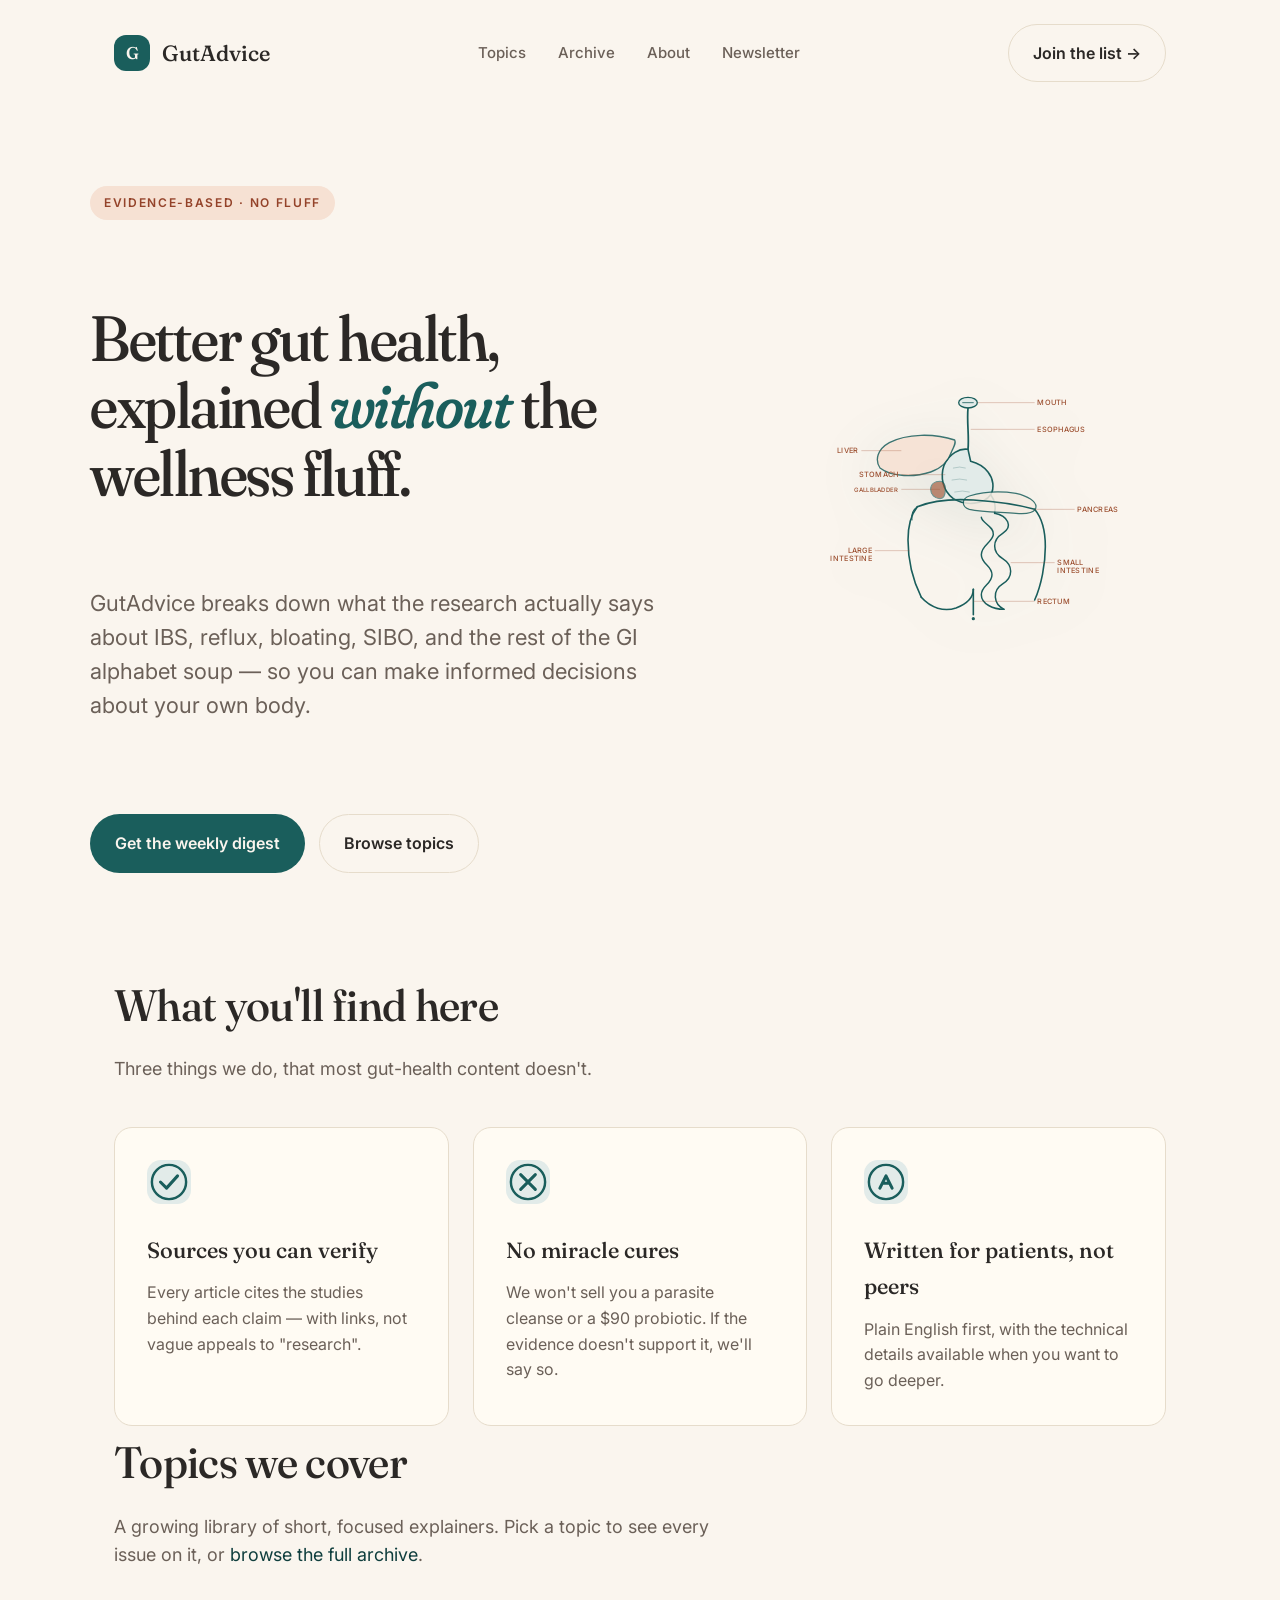
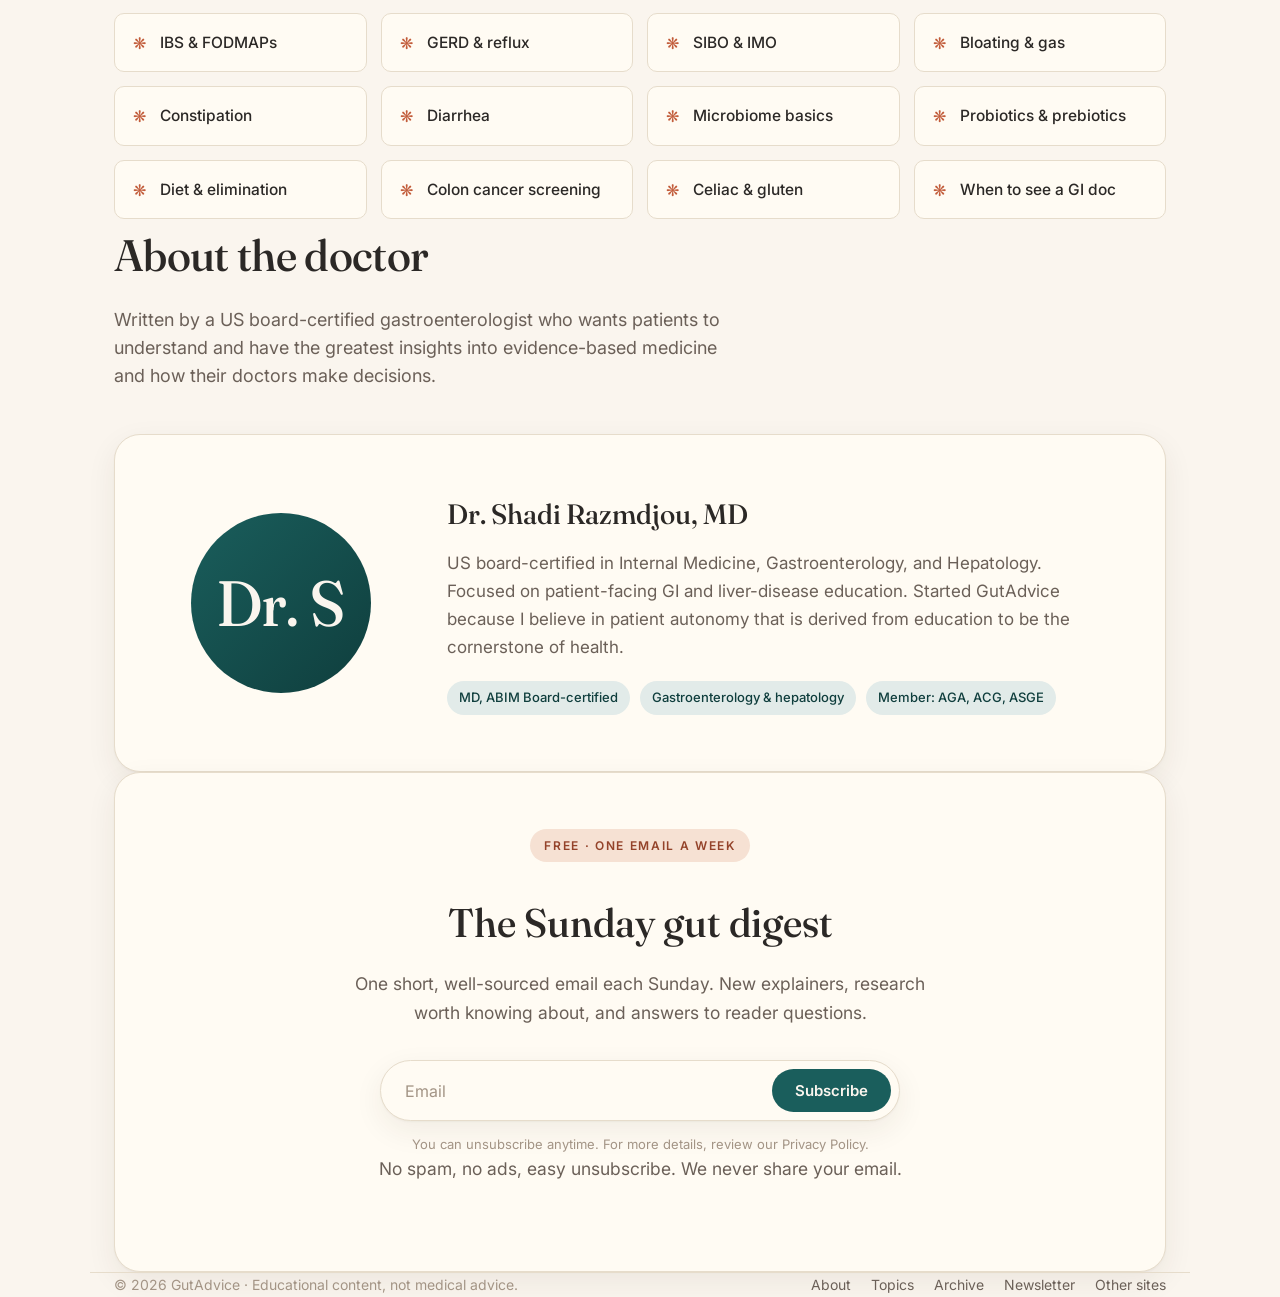
<file: index.html>
<!DOCTYPE html>
<html lang="en">
<head>
  <meta charset="UTF-8" />
  <meta name="viewport" content="width=device-width, initial-scale=1.0" />
  <title>GutAdvice — Honest, evidence-based gut-health guidance</title>
  <meta name="description" content="Practical, evidence-based advice for IBS, reflux, bloating, SIBO, and everyday gut health — written by a gastroenterologist, without the wellness fluff." />
  <meta property="og:title" content="GutAdvice — Honest, evidence-based gut-health guidance" />
  <meta property="og:description" content="Practical, evidence-based advice for IBS, reflux, bloating, SIBO, and everyday gut health." />
  <meta property="og:type" content="website" />
  <meta property="og:url" content="https://gutadvice.com/" />
  <meta name="theme-color" content="#1a5e5c" />
  <link rel="icon" href="data:image/svg+xml,%3Csvg xmlns='http://www.w3.org/2000/svg' viewBox='0 0 32 32'%3E%3Crect width='32' height='32' rx='8' fill='%231a5e5c'/%3E%3Ctext x='16' y='22' font-family='Georgia,serif' font-size='18' fill='%23faf5ee' text-anchor='middle' font-weight='700'%3EG%3C/text%3E%3C/svg%3E" />
  <link rel="preconnect" href="https://fonts.googleapis.com">
  <link rel="preconnect" href="https://fonts.gstatic.com" crossorigin>
  <link href="https://fonts.googleapis.com/css2?family=Fraunces:opsz,wght@9..144,400;9..144,500;9..144,600;9..144,700;9..144,800&family=Inter:wght@400;500;600;700&display=swap" rel="stylesheet">
  <link rel="stylesheet" href="./site.css" />
</head>
<body>

  <header class="container">
    <nav class="nav">
      <a class="brand" href="./">
        <span class="brand-mark">G</span>
        <span class="brand-name">GutAdvice</span>
      </a>
      <div class="nav-links">
        <a href="#topics">Topics</a>
        <a href="archive.html">Archive</a>
        <a href="#about">About</a>
        <a href="#newsletter">Newsletter</a>
      </div>
      <a class="nav-cta btn btn-ghost" href="#newsletter">Join the list →</a>
    </nav>
  </header>

  <main>
    <!-- HERO: text on the right side, full-bleed. No illustration in the hero. -->
    <section class="container hero">
      <span class="eyebrow">Evidence-based · No fluff</span>
      <h1>Better gut health, explained <em>without</em> the wellness fluff.</h1>
      <p class="lede">
        GutAdvice breaks down what the research actually says about IBS, reflux, bloating, SIBO, and the rest of the GI alphabet soup — so you can make informed decisions about your own body.
      </p>
      <div class="hero-cta">
        <a class="btn btn-primary" href="#newsletter">Get the weekly digest</a>
        <a class="btn btn-ghost" href="#topics">Browse topics</a>
      </div>

      <!-- GI system illustration (anatomical line drawing, all inline SVG) -->
      <svg class="hero-illust" viewBox="0 0 480 460" aria-hidden="true">
        <title>The gastrointestinal tract</title>
        <desc>Schematic of the human digestive system: mouth, esophagus, stomach, small intestine, large intestine, rectum.</desc>

        <!-- Center the GI tract horizontally: anatomy occupies x ~150-330 (180 wide) -->

        <!-- Mouth / oral cavity (oval) -->
        <g id="gi-mouth">
          <ellipse cx="240" cy="40" rx="14" ry="8"
                   fill="#e2ebe9" stroke="#1a5e5c" stroke-width="2"/>
          <line x1="232" y1="40" x2="248" y2="40" stroke="#1a5e5c" stroke-width="1.2" stroke-linecap="round"/>
        </g>

        <!-- Esophagus -->
        <g id="gi-esophagus">
          <path d="M240 48 C 238 70, 242 90, 240 110"
                fill="none" stroke="#1a5e5c" stroke-width="2.6" stroke-linecap="round"/>
        </g>

        <!-- Stomach (clearly J-shaped with fundus bulge and pylorus) -->
        <g id="gi-stomach">
          <path d="M240 110
                   C 228 108, 212 116, 204 134
                   C 198 152, 202 172, 218 184
                   C 238 196, 264 192, 274 178
                   C 280 168, 278 154, 270 144
                   C 262 134, 252 130, 244 128
                   Z"
                fill="#e2ebe9" stroke="#1a5e5c" stroke-width="2.4" stroke-linejoin="round"/>
          <!-- Stomach rugae (inner folds, subtle) -->
          <path d="M218 138 q10 -3 18 0" fill="none" stroke="#1a5e5c" stroke-width="0.8" opacity="0.45" stroke-linecap="round"/>
          <path d="M216 156 q12 -3 22 0" fill="none" stroke="#1a5e5c" stroke-width="0.8" opacity="0.45" stroke-linecap="round"/>
          <path d="M220 174 q12 -3 22 0" fill="none" stroke="#1a5e5c" stroke-width="0.8" opacity="0.45" stroke-linecap="round"/>
          <!-- Pylorus (exit to duodenum) -->
          <path d="M274 178 C 280 186, 282 196, 280 206" fill="none" stroke="#1a5e5c" stroke-width="2.4" stroke-linecap="round"/>
        </g>

        <!-- Liver (large, upper-LEFT of stomach, behind it — anatomically the right upper quadrant) -->
        <g id="illust-liver" opacity="0.85">
          <path d="M220 96
                   C 190 86, 148 86, 122 100
                   C 104 110, 100 126, 108 138
                   C 126 152, 160 152, 184 144
                   C 202 138, 212 124, 216 112
                   C 220 104, 222 100, 220 96 Z"
                fill="#f6e1d3" stroke="#1a5e5c" stroke-width="2" stroke-linejoin="round"/>
        </g>

        <!-- Pancreas (long thin, behind the stomach, shifted slightly right) -->
        <g id="illust-pancreas" opacity="0.85">
          <path d="M242 180
                   C 262 174, 286 172, 312 176
                   C 330 180, 342 188, 342 196
                   C 342 204, 330 208, 312 206
                   C 286 204, 262 204, 242 200
                   C 230 196, 230 184, 242 180 Z"
                fill="#f4ece1" stroke="#1a5e5c" stroke-width="1.8" stroke-linejoin="round"/>
        </g>

        <!-- Gallbladder (small pear-shaped, on underside of liver, LEFT side) -->
        <g id="illust-gallbladder" opacity="0.9">
          <path d="M198 158
                   C 190 158, 184 162, 184 170
                   C 184 178, 190 184, 198 184
                   C 204 184, 206 178, 206 170
                   C 206 164, 204 158, 198 158 Z"
                fill="#9c4f30" stroke="#1a5e5c" stroke-width="1.6" stroke-linejoin="round" opacity="0.7"/>
        </g>

        <!-- Small intestine (coiled tube, 3 horizontal loops) -->
        <g id="gi-small-intestine">
          <path d="M280 206
                   C 300 210, 308 226, 292 236
                   C 276 246, 276 264, 292 274
                   C 308 284, 308 302, 292 312
                   C 276 322, 278 342, 294 350"
                fill="none" stroke="#1a5e5c" stroke-width="2.2" stroke-linecap="round"/>
          <path d="M294 350
                   C 278 350, 260 342, 260 328
                   C 260 314, 276 312, 276 298
                   C 276 284, 260 282, 260 268
                   C 260 254, 276 250, 278 238
                   C 280 226, 260 220, 260 212"
                fill="none" stroke="#1a5e5c" stroke-width="2.2" stroke-linecap="round"/>
        </g>

        <!-- Large intestine (frame around small intestine) -->
        <g id="gi-large-intestine">
          <!-- Ascending colon (viewer's left side) -->
          <path d="M164 196
                   C 156 206, 150 224, 150 246
                   C 150 274, 156 304, 170 332"
                fill="none" stroke="#1a5e5c" stroke-width="2.4" stroke-linecap="round"/>
          <!-- Transverse colon (across the top, behind the stomach area) -->
          <path d="M164 196
                   C 184 188, 216 184, 248 186
                   C 280 188, 312 192, 340 200"
                fill="none" stroke="#1a5e5c" stroke-width="2.4" stroke-linecap="round"/>
          <!-- Descending colon (viewer's right side) -->
          <path d="M340 200
                   C 350 212, 356 232, 356 256
                   C 356 282, 350 314, 340 336"
                fill="none" stroke="#1a5e5c" stroke-width="2.4" stroke-linecap="round"/>
          <!-- Sigmoid colon (S-curve at the bottom) -->
          <path d="M170 332
                   C 184 348, 204 354, 222 348
                   C 238 342, 248 332, 248 320"
                fill="none" stroke="#1a5e5c" stroke-width="2.4" stroke-linecap="round"/>
          <!-- Rectum (vertical) -->
          <path d="M248 320 L 248 358"
                fill="none" stroke="#1a5e5c" stroke-width="2.4" stroke-linecap="round"/>
          <!-- Anus (small dot at the bottom) -->
          <circle cx="248" cy="364" r="2.4" fill="#1a5e5c"/>

          <!-- Cecum (small pouch at the bottom of ascending colon) -->
          <path d="M164 196 C 158 200, 154 208, 156 216" fill="none" stroke="#1a5e5c" stroke-width="1.6" stroke-linecap="round"/>
        </g>

        <!-- Labels with thin connector lines.
             GI tract sits at x~150-330; labels are placed in left and right
             gutters (x: 10-140 left, 340-470 right). -->
        <g id="gi-labels" font-family="Inter, sans-serif" font-size="11" font-weight="500" fill="#9c4f30" letter-spacing="0.04em">
          <!-- Mouth (right) -->
          <line x1="254" y1="40" x2="340" y2="40" stroke="#9c4f30" stroke-width="0.8" opacity="0.55"/>
          <text x="344" y="44">MOUTH</text>

          <!-- Esophagus (right) -->
          <line x1="244" y1="80" x2="340" y2="80" stroke="#9c4f30" stroke-width="0.8" opacity="0.55"/>
          <text x="344" y="84">ESOPHAGUS</text>

          <!-- Stomach (left) -->
          <line x1="206" y1="148" x2="140" y2="148" stroke="#9c4f30" stroke-width="0.8" opacity="0.55"/>
          <text x="136" y="152" text-anchor="end">STOMACH</text>

          <!-- Small intestine (right) -->
          <line x1="304" y1="280" x2="370" y2="280" stroke="#9c4f30" stroke-width="0.8" opacity="0.55"/>
          <text x="374" y="284">SMALL</text>
          <text x="374" y="296">INTESTINE</text>

          <!-- Large intestine (left) -->
          <line x1="152" y1="262" x2="100" y2="262" stroke="#9c4f30" stroke-width="0.8" opacity="0.55"/>
          <text x="96" y="266" text-anchor="end">LARGE</text>
          <text x="96" y="278" text-anchor="end">INTESTINE</text>

          <!-- Rectum (right) -->
          <line x1="248" y1="338" x2="340" y2="338" stroke="#9c4f30" stroke-width="0.8" opacity="0.55"/>
          <text x="344" y="342">RECTUM</text>

          <!-- LIVER (left, above the liver organ) -->
          <line x1="80" y1="112" x2="140" y2="112" stroke="#9c4f30" stroke-width="0.8" opacity="0.55"/>
          <text x="76" y="116" text-anchor="end">LIVER</text>

          <!-- GALLBLADDER (left, small label, near the LIVER label) -->
          <line x1="198" y1="170" x2="140" y2="170" stroke="#9c4f30" stroke-width="0.8" opacity="0.55"/>
          <text x="136" y="174" text-anchor="end" font-size="9">GALLBLADDER</text>

          <!-- PANCREAS (right, below the pancreas organ — pancreas shifted right) -->
          <line x1="340" y1="200" x2="400" y2="200" stroke="#9c4f30" stroke-width="0.8" opacity="0.55"/>
          <text x="404" y="204">PANCREAS</text>

        </g>
      </svg>
    </section>


    <section class="container" id="value">
      <h2 class="section-title">What you'll find here</h2>
      <p class="section-sub">Three things we do, that most gut-health content doesn't.</p>
      <div class="grid">
        <div class="card">
          <svg class="card-icon" viewBox="0 0 36 36" aria-hidden="true">
            <circle cx="18" cy="18" r="14" fill="none" stroke="currentColor" stroke-width="2"/>
            <path d="M11 18 l5 5 l9 -10" fill="none" stroke="currentColor" stroke-width="2.5" stroke-linecap="round" stroke-linejoin="round"/>
          </svg>
          <h3>Sources you can verify</h3>
          <p>Every article cites the studies behind each claim — with links, not vague appeals to "research".</p>
        </div>
        <div class="card">
          <svg class="card-icon" viewBox="0 0 36 36" aria-hidden="true">
            <circle cx="18" cy="18" r="14" fill="none" stroke="currentColor" stroke-width="2"/>
            <path d="M12 12 l12 12 M24 12 l-12 12" stroke="currentColor" stroke-width="2.5" stroke-linecap="round"/>
          </svg>
          <h3>No miracle cures</h3>
          <p>We won't sell you a parasite cleanse or a $90 probiotic. If the evidence doesn't support it, we'll say so.</p>
        </div>
        <div class="card">
          <svg class="card-icon" viewBox="0 0 36 36" aria-hidden="true">
            <circle cx="18" cy="18" r="14" fill="none" stroke="currentColor" stroke-width="2"/>
            <path d="M13 23 l5 -10 l5 10 M15 19 l6 0" fill="none" stroke="currentColor" stroke-width="2.5" stroke-linecap="round" stroke-linejoin="round"/>
          </svg>
          <h3>Written for patients, not peers</h3>
          <p>Plain English first, with the technical details available when you want to go deeper.</p>
        </div>
      </div>
    </section>

    <section class="container" id="topics">
      <h2 class="section-title">Topics we cover</h2>
      <p class="section-sub">A growing library of short, focused explainers. Pick a topic to see every issue on it, or <a href="archive.html">browse the full archive</a>.</p>
      <div class="topics">
        <a class="topic" href="archive.html?tag=ibs-fodmaps"><span class="leaf">❋</span>IBS &amp; FODMAPs</a>
        <a class="topic" href="archive.html?tag=gerd-reflux"><span class="leaf">❋</span>GERD &amp; reflux</a>
        <a class="topic" href="archive.html?tag=sibo-imo"><span class="leaf">❋</span>SIBO &amp; IMO</a>
        <a class="topic" href="archive.html?tag=bloating-gas"><span class="leaf">❋</span>Bloating &amp; gas</a>
        <a class="topic" href="archive.html?tag=constipation"><span class="leaf">❋</span>Constipation</a>
        <a class="topic" href="archive.html?tag=diarrhea"><span class="leaf">❋</span>Diarrhea</a>
        <a class="topic" href="archive.html?tag=microbiome"><span class="leaf">❋</span>Microbiome basics</a>
        <a class="topic" href="archive.html?tag=probiotics-prebiotics"><span class="leaf">❋</span>Probiotics &amp; prebiotics</a>
        <a class="topic" href="archive.html?tag=diet-elimination"><span class="leaf">❋</span>Diet &amp; elimination</a>
        <a class="topic" href="archive.html?tag=colon-cancer-screening"><span class="leaf">❋</span>Colon cancer screening</a>
        <a class="topic" href="archive.html?tag=celiac-gluten"><span class="leaf">❋</span>Celiac &amp; gluten</a>
        <a class="topic" href="archive.html?tag=see-a-gi-doc"><span class="leaf">❋</span>When to see a GI doc</a>
      </div>
    </section>

    <section class="container" id="about">
      <h2 class="section-title">About the doctor</h2>
      <p class="section-sub">Written by a US board-certified gastroenterologist who wants patients to understand and have the greatest insights into evidence-based medicine and how their doctors make decisions.</p>
      <div class="founder">
        <div class="avatar" aria-hidden="true">Dr. S</div>
        <div>
          <h3 class="founder-name">Dr. Shadi Razmdjou, MD</h3>
          <p class="founder-bio">
            US board-certified in Internal Medicine, Gastroenterology, and Hepatology. Focused on
            patient-facing GI and liver-disease education. Started GutAdvice because I believe in patient autonomy that is derived from education to be the cornerstone of health.

          </p>
          <div class="credentials">
            <span>MD, ABIM Board-certified</span>
            <span>Gastroenterology &amp; hepatology</span>
            <span>Member: AGA, ACG, ASGE</span>
          </div>
        </div>
      </div>
    </section>

    <section class="container" id="newsletter">
      <div class="closing">
        <span class="eyebrow">Free · One email a week</span>
        <h2>The Sunday gut digest</h2>
        <p>One short, well-sourced email each Sunday. New explainers, research worth knowing about, and answers to reader questions.</p>
        <div id="mlb2-45827377" class="ml-form-embedContainer ml-subscribe-form ml-subscribe-form-45827377">
          <div class="ml-form-align-center ">
            <div class="ml-form-embedWrapper embedForm">
              <div class="ml-form-embedBody ml-form-embedBodyHorizontal row-form">
                <div class="ml-form-embedContent" style=" ">
                  <h4>Newsletter</h4>
                  <p>Signup for news and special offers!</p>
                </div>
                <form class="ml-block-form" action="https://assets.mailerlite.com/jsonp/2629758/forms/198317836364416399/subscribe" data-code="" method="post" target="_blank">
                  <div class="ml-form-formContent horozintalForm">
                    <div class="ml-form-horizontalRow">
                      <div class="ml-input-horizontal">
                        <div style="width: 100%;" class="horizontal-fields">
                          <div class="ml-field-group ml-field-email ml-validate-email ml-validate-required">
                            <input type="email" class="form-control" data-inputmask="" name="fields[email]" placeholder="Email" autocomplete="email" aria-label="Your email address">
                          </div>
                        </div>
                      </div>
                      <div class="ml-button-horizontal primary ">
                        <button type="submit" class="primary">Subscribe</button>
                        <button disabled="disabled" style="display: none;" type="button" class="loading">
                          <div class="ml-form-embedSubmitLoad"></div>
                          <span class="sr-only">Loading...</span>
                        </button>
                      </div>
                    </div>
                  </div>
                  <div class="ml-form-embedPermissions" style="">
                    <div class="ml-form-embedPermissionsContent horizontal privacy-policy">
                      <p>You can unsubscribe anytime. For more details, review our Privacy Policy.</p>
                    </div>
                  </div>
                  <input type="hidden" name="ml-submit" value="1">
                  <div class="ml-mobileButton-horizontal">
                    <button type="submit" class="primary">Subscribe</button>
                    <button disabled="disabled" style="display: none;" type="button" class="loading">
                      <div class="ml-form-embedSubmitLoad"></div>
                      <span class="sr-only">Loading...</span>
                    </button>
                  </div>
                  <input type="hidden" name="anticsrf" value="true">
                </form>
              </div>
              <div class="ml-form-successBody row-success" style="display: none">
                <div class="ml-form-successContent">
                  <h4>Thank you!</h4>
                  <p>You have successfully joined our subscriber list.</p>
                </div>
              </div>
            </div>
          </div>
        </div>
        <p class="signup-note">No spam, no ads, easy unsubscribe. We never share your email.</p>
      </div>
    </section>

    <!-- MailerLite embed assets (form 45827377) -->
    <script>
      function ml_webform_success_45827377() {
        var $ = ml_jQuery || jQuery;
        $('.ml-subscribe-form-45827377 .row-success').show();
        $('.ml-subscribe-form-45827377 .row-form').hide();
      }
      // webforms.min.js adds .ml-error on a failed submit but never clears it
      // while the user types, so the red ring and message would stick around
      // after they've fixed the address. Clear it on input; MailerLite re-adds
      // it on the next submit if the value is still invalid.
      document.addEventListener('input', function (e) {
        if (e.target.matches('.ml-block-form input')) {
          var group = e.target.closest('.ml-field-group');
          if (group) group.classList.remove('ml-error');
        }
      });
    </script>
    <script src="https://groot.mailerlite.com/js/w/webforms.min.js?v83147fa8ce2d95cb73ece7f28b469519" type="text/javascript"></script>
    <script>
      fetch("https://assets.mailerlite.com/jsonp/2629758/forms/198317836364416399/takel")
    </script>
  </main>

  <footer class="container">
    <div class="footer-row">
      <div>© 2026 GutAdvice · Educational content, not medical advice.</div>
      <div class="footer-links">
        <a href="#about">About</a>
        <a href="#topics">Topics</a>
        <a href="archive.html">Archive</a>
        <a href="#newsletter">Newsletter</a>
        <a href="../">Other sites</a>
      </div>
    </div>
  </footer>
</body>
</html>
</file>
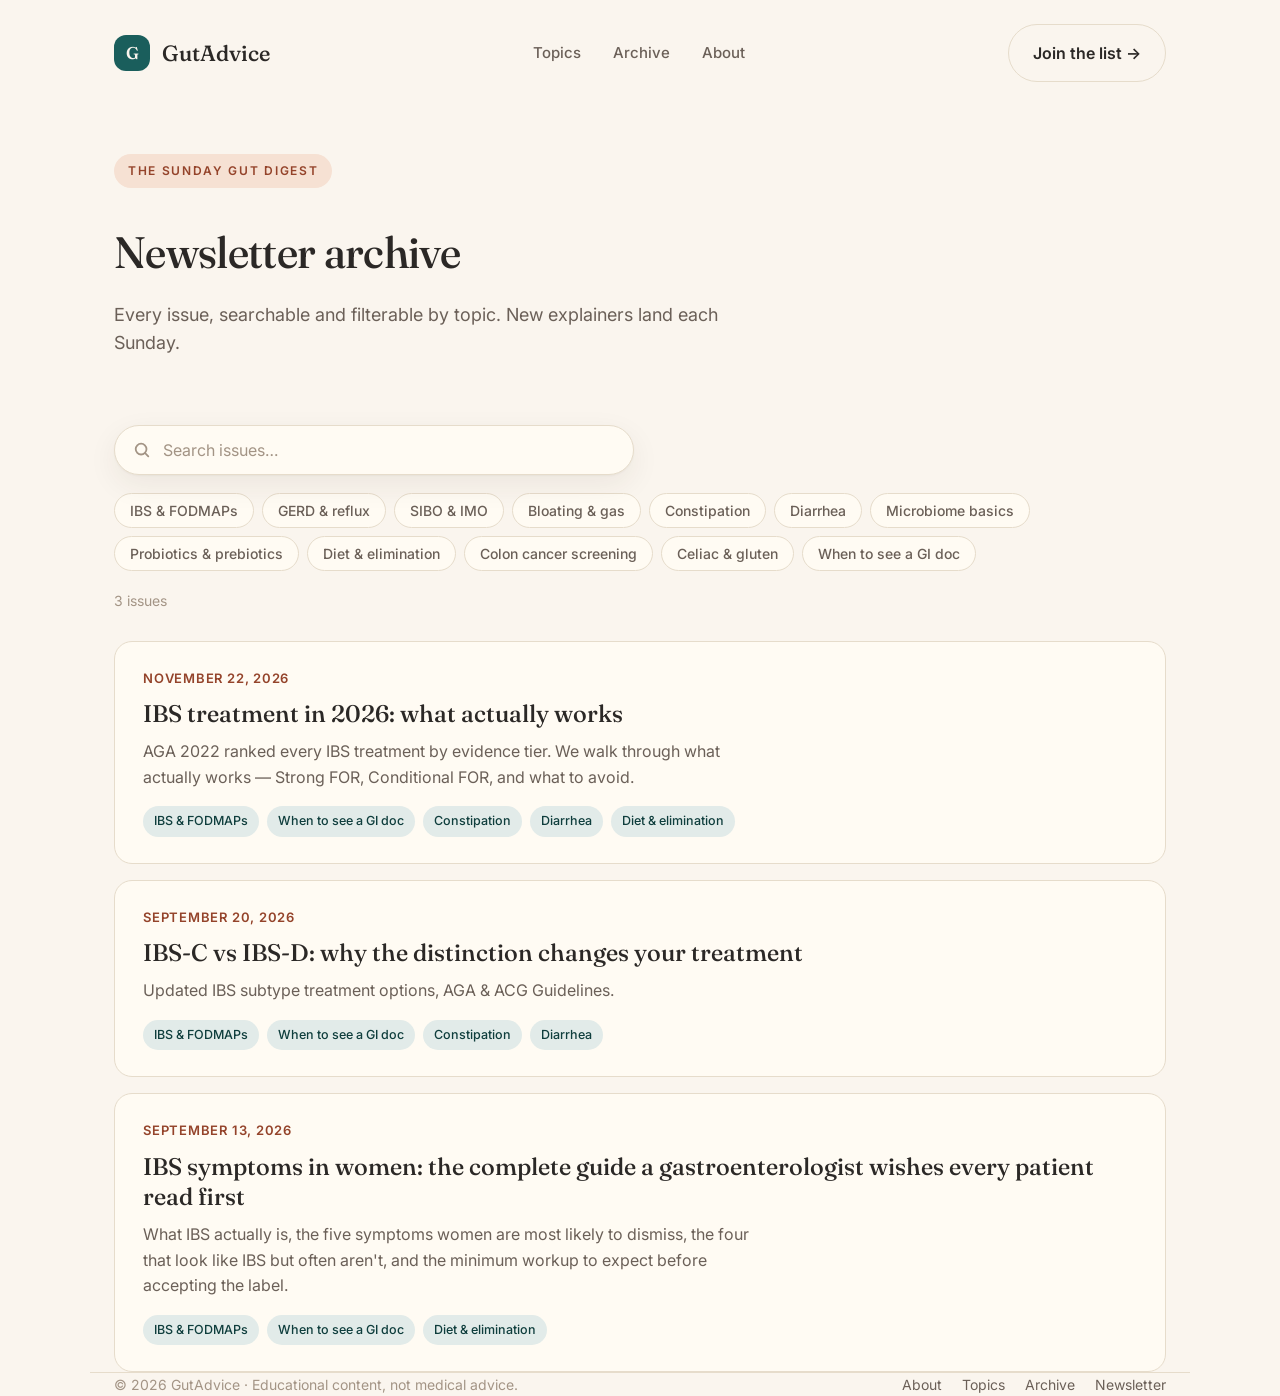
<file: archive.html>
<!DOCTYPE html>
<html lang="en">
<head>
  <meta charset="UTF-8" />
  <meta name="viewport" content="width=device-width, initial-scale=1.0" />
  <title>Newsletter archive — GutAdvice</title>
  <meta name="description" content="Every issue of the GutAdvice Sunday gut digest — searchable and filterable by topic. Evidence-based explainers on IBS, reflux, bloating, SIBO and more." />
  <meta property="og:title" content="Newsletter archive — GutAdvice" />
  <meta property="og:description" content="Every issue of the GutAdvice Sunday gut digest — searchable and filterable by topic." />
  <meta property="og:type" content="website" />
  <meta property="og:url" content="https://gutadvice.com/archive.html" />
  <meta name="theme-color" content="#1a5e5c" />
  <link rel="icon" href="data:image/svg+xml,%3Csvg xmlns='http://www.w3.org/2000/svg' viewBox='0 0 32 32'%3E%3Crect width='32' height='32' rx='8' fill='%231a5e5c'/%3E%3Ctext x='16' y='22' font-family='Georgia,serif' font-size='18' fill='%23faf5ee' text-anchor='middle' font-weight='700'%3EG%3C/text%3E%3C/svg%3E" />
  <link rel="preconnect" href="https://fonts.googleapis.com">
  <link rel="preconnect" href="https://fonts.gstatic.com" crossorigin>
  <link href="https://fonts.googleapis.com/css2?family=Fraunces:opsz,wght@9..144,400;9..144,500;9..144,600;9..144,700;9..144,800&family=Inter:wght@400;500;600;700&display=swap" rel="stylesheet">
  <link rel="stylesheet" href="./site.css" />
</head>
<body>
  <header class="container">
    <nav class="nav">
      <a class="brand" href="./">
        <span class="brand-mark">G</span>
        <span class="brand-name">GutAdvice</span>
      </a>
      <div class="nav-links">
        <a href="./#topics">Topics</a>
        <a href="./archive.html" aria-current="page">Archive</a>
        <a href="./#about">About</a>
      </div>
      <a class="nav-cta btn btn-ghost" href="./#newsletter">Join the list →</a>
    </nav>
  </header>

  <main class="container">
    <section class="archive-head">
      <span class="eyebrow">The Sunday gut digest</span>
      <h1 class="section-title">Newsletter archive</h1>
      <p class="section-sub">Every issue, searchable and filterable by topic. New explainers land each Sunday.</p>
    </section>

    <section class="archive-controls" aria-label="Search and filter issues">
      <div class="search-field">
        <svg class="search-icon" viewBox="0 0 20 20" aria-hidden="true" focusable="false">
          <circle cx="9" cy="9" r="6" fill="none" stroke="currentColor" stroke-width="2"/>
          <path d="M13.5 13.5 L17 17" stroke="currentColor" stroke-width="2" stroke-linecap="round"/>
        </svg>
        <input type="search" id="archive-search" placeholder="Search issues…" autocomplete="off"
               aria-label="Search newsletter issues by title or summary">
      </div>

      <div class="tag-chips" id="tag-chips" role="group" aria-label="Filter by topic"></div>

      <div class="archive-status">
        <p id="result-count" role="status" aria-live="polite"></p>
        <button type="button" id="clear-filters" class="link-button" hidden>Clear filters</button>
      </div>
    </section>

    <ul class="issue-list" id="issue-list"></ul>

    <p class="archive-empty" id="empty-state" hidden></p>

    <noscript>
      <p class="archive-empty">The archive search needs JavaScript. You can still browse every issue from the
        <a href="./sitemap.xml">sitemap</a>, or <a href="./#newsletter">join the list</a> to get new issues by email.</p>
    </noscript>
  </main>

  <footer class="container">
    <div class="footer-row">
      <div>© 2026 GutAdvice · Educational content, not medical advice.</div>
      <div class="footer-links">
        <a href="./#about">About</a>
        <a href="./#topics">Topics</a>
        <a href="./archive.html">Archive</a>
        <a href="./#newsletter">Newsletter</a>
      </div>
    </div>
  </footer>

  <script>
  (function () {
    'use strict';

    var listEl   = document.getElementById('issue-list');
    var chipsEl  = document.getElementById('tag-chips');
    var searchEl = document.getElementById('archive-search');
    var countEl  = document.getElementById('result-count');
    var emptyEl  = document.getElementById('empty-state');
    var clearEl  = document.getElementById('clear-filters');

    var TAGS = [];
    var ISSUES = [];
    var tagLabel = {};
    var activeTags = [];
    var query = '';

    function esc(s) {
      return String(s).replace(/[&<>"']/g, function (c) {
        return { '&': '&amp;', '<': '&lt;', '>': '&gt;', '"': '&quot;', "'": '&#39;' }[c];
      });
    }

    // Long-form dates read better than ISO in a reading context.
    function formatDate(iso) {
      var parts = String(iso).split('-');
      if (parts.length !== 3) return iso;
      var d = new Date(Date.UTC(+parts[0], +parts[1] - 1, +parts[2]));
      if (isNaN(d)) return iso;
      return d.toLocaleDateString('en-US', { year: 'numeric', month: 'long', day: 'numeric', timeZone: 'UTC' });
    }

    // ---- URL <-> state. Keeping filters in the URL is what lets the topic
    // tiles on the landing page deep-link straight into a filtered view,
    // and makes any filtered view shareable and bookmarkable. ----
    function readUrl() {
      var p = new URLSearchParams(location.search);
      var t = p.get('tag');
      activeTags = t ? t.split(',').filter(function (s) { return tagLabel[s]; }) : [];
      query = p.get('q') || '';
      searchEl.value = query;
    }

    function writeUrl(replace) {
      var p = new URLSearchParams();
      if (activeTags.length) p.set('tag', activeTags.join(','));
      if (query) p.set('q', query);
      var qs = p.toString();
      var url = location.pathname + (qs ? '?' + qs : '');
      history[replace ? 'replaceState' : 'pushState']({}, '', url);
    }

    // ---- Filtering. Multiple tags are OR'd: picking IBS and SIBO shows
    // anything matching either, which is how people browse by topic. ----
    function matches(issue) {
      if (activeTags.length) {
        var hit = issue.tags.some(function (t) { return activeTags.indexOf(t) !== -1; });
        if (!hit) return false;
      }
      if (query) {
        var haystack = [
          issue.title,
          issue.excerpt,
          issue.tags.map(function (t) { return tagLabel[t] || t; }).join(' ')
        ].join(' ').toLowerCase();
        // Every whitespace-separated term must appear somewhere.
        return query.toLowerCase().split(/\s+/).every(function (term) {
          return !term || haystack.indexOf(term) !== -1;
        });
      }
      return true;
    }

    function renderChips() {
      chipsEl.innerHTML = TAGS.map(function (t) {
        var on = activeTags.indexOf(t.slug) !== -1;
        return '<button type="button" class="chip' + (on ? ' chip-on' : '') + '"' +
               ' data-tag="' + esc(t.slug) + '" aria-pressed="' + on + '">' + esc(t.label) + '</button>';
      }).join('');
    }

    function render() {
      renderChips();

      var results = ISSUES.filter(matches);
      var filtering = activeTags.length > 0 || query !== '';

      listEl.innerHTML = results.map(function (it) {
        var tagHtml = it.tags.map(function (t) {
          return '<span class="issue-tag">' + esc(tagLabel[t] || t) + '</span>';
        }).join('');
        return '' +
          '<li class="issue-card">' +
            '<a class="issue-link" href="./issues/' + esc(it.slug) + '.html">' +
              '<time class="issue-date" datetime="' + esc(it.date) + '">' + esc(formatDate(it.date)) + '</time>' +
              '<h2 class="issue-title">' + esc(it.title) + '</h2>' +
              '<p class="issue-excerpt">' + esc(it.excerpt) + '</p>' +
              '<div class="issue-tags">' + tagHtml + '</div>' +
            '</a>' +
          '</li>';
      }).join('');

      if (!ISSUES.length) {
        countEl.textContent = '';
        emptyEl.textContent = 'No issues published yet — the first one lands this Sunday.';
        emptyEl.hidden = false;
      } else if (!results.length) {
        countEl.textContent = '';
        emptyEl.textContent = 'No issues match those filters. Try removing one, or clearing the search.';
        emptyEl.hidden = false;
      } else {
        countEl.textContent = results.length === ISSUES.length
          ? results.length + (results.length === 1 ? ' issue' : ' issues')
          : 'Showing ' + results.length + ' of ' + ISSUES.length + ' issues';
        emptyEl.hidden = true;
      }

      clearEl.hidden = !filtering;
    }

    chipsEl.addEventListener('click', function (e) {
      var btn = e.target.closest('.chip');
      if (!btn) return;
      var slug = btn.dataset.tag;
      var i = activeTags.indexOf(slug);
      if (i === -1) activeTags.push(slug); else activeTags.splice(i, 1);
      writeUrl(false);
      render();
    });

    var debounce;
    searchEl.addEventListener('input', function () {
      query = searchEl.value.trim();
      render();
      // Only the URL is debounced, so typing stays responsive without
      // stuffing a history entry per keystroke.
      clearTimeout(debounce);
      debounce = setTimeout(function () { writeUrl(true); }, 400);
    });

    clearEl.addEventListener('click', function () {
      activeTags = [];
      query = '';
      searchEl.value = '';
      writeUrl(false);
      render();
      searchEl.focus();
    });

    window.addEventListener('popstate', function () { readUrl(); render(); });

    fetch('./issues.json')
      .then(function (r) {
        if (!r.ok) throw new Error('HTTP ' + r.status);
        return r.json();
      })
      .then(function (data) {
        TAGS = data.tags || [];
        ISSUES = (data.issues || []).slice().sort(function (a, b) {
          return b.date.localeCompare(a.date);
        });
        TAGS.forEach(function (t) { tagLabel[t.slug] = t.label; });
        readUrl();
        render();
      })
      .catch(function (err) {
        countEl.textContent = '';
        emptyEl.textContent = 'Could not load the archive (' + err.message + '). Please refresh.';
        emptyEl.hidden = false;
      });
  })();
  </script>
</body>
</html>
</file>
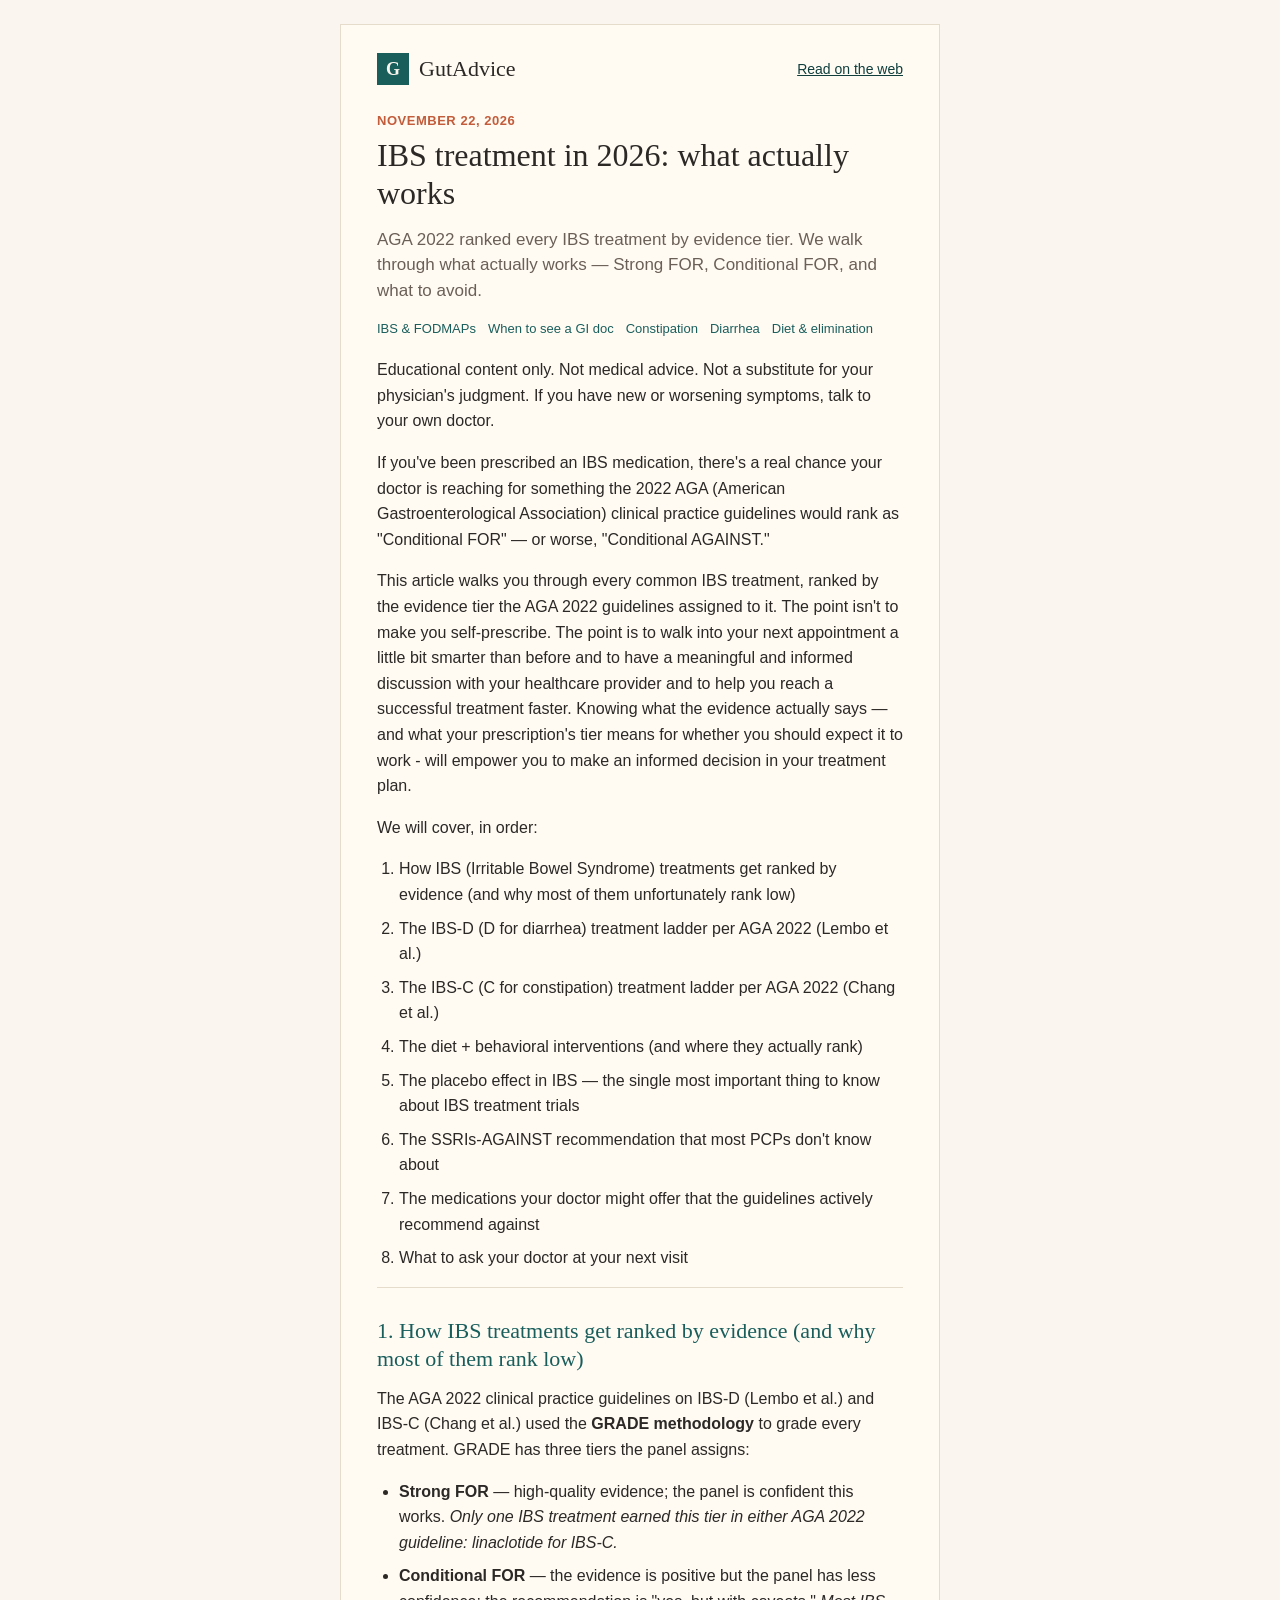
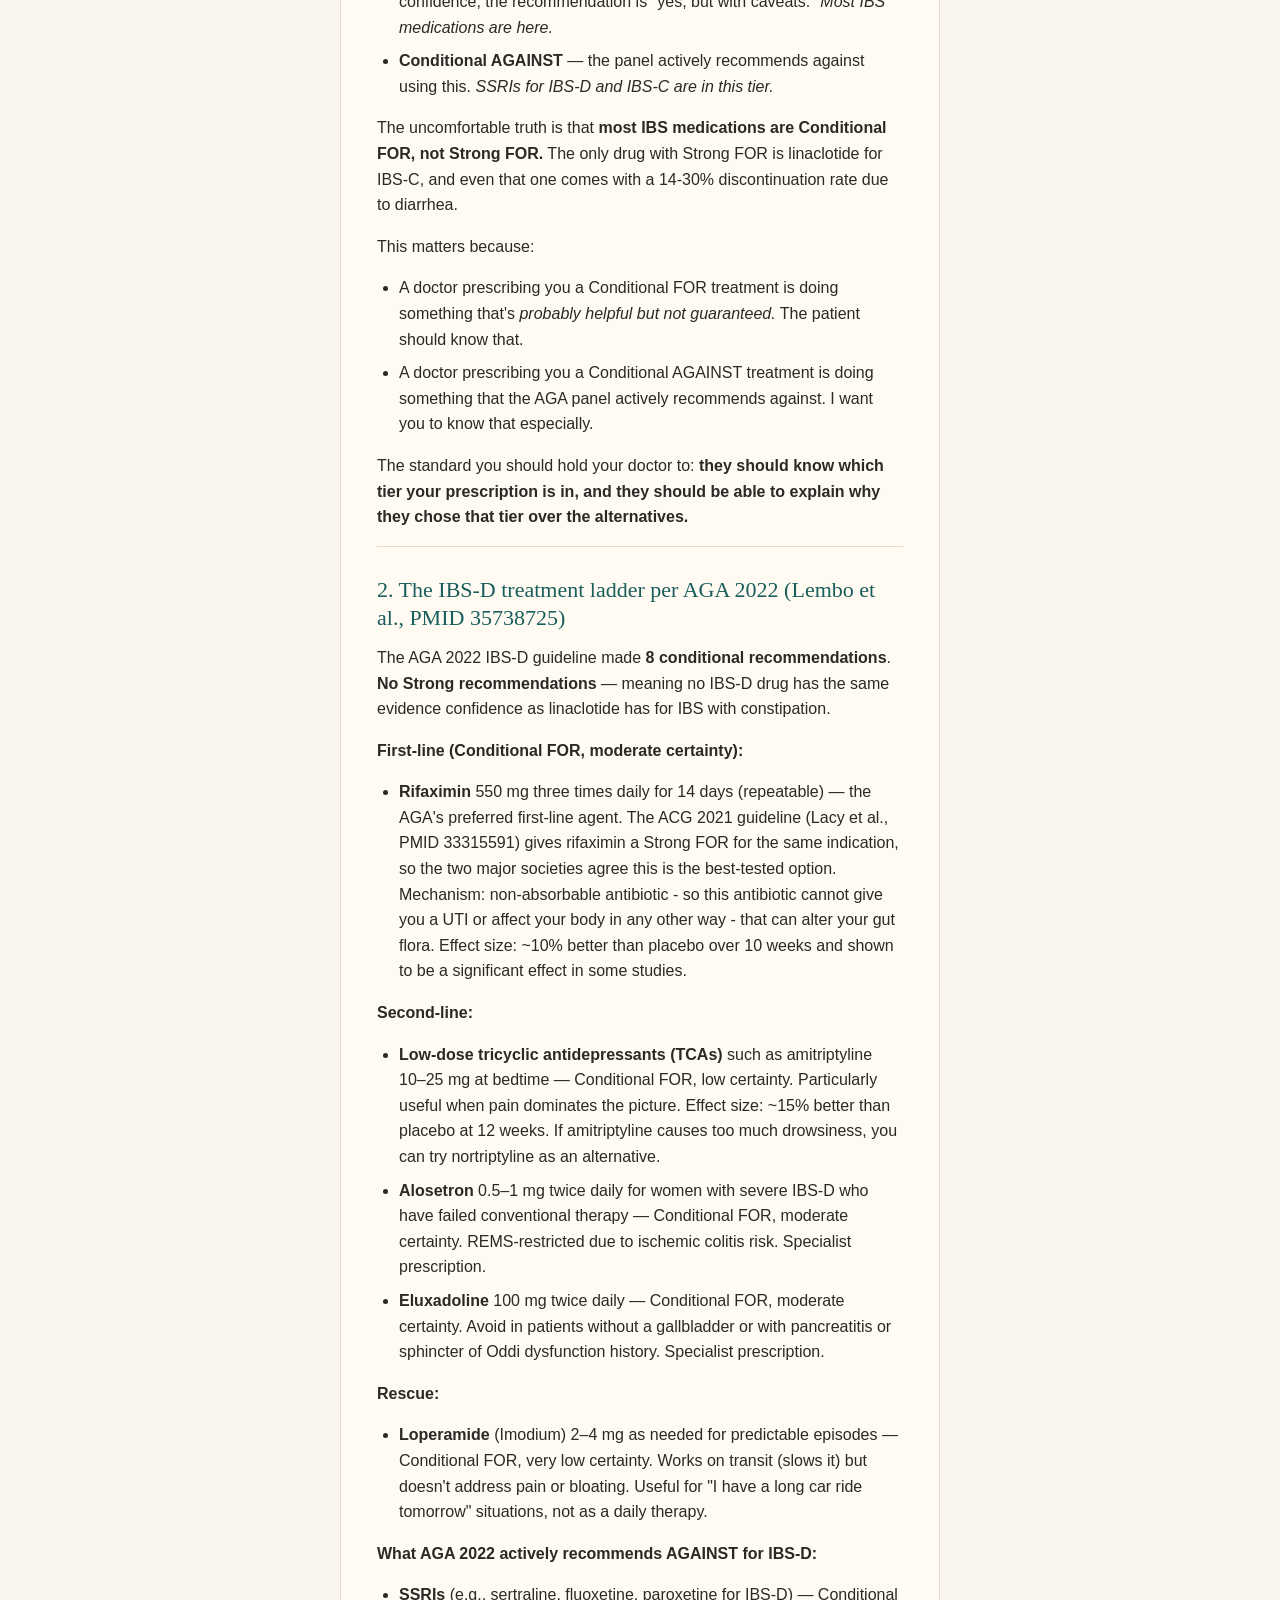
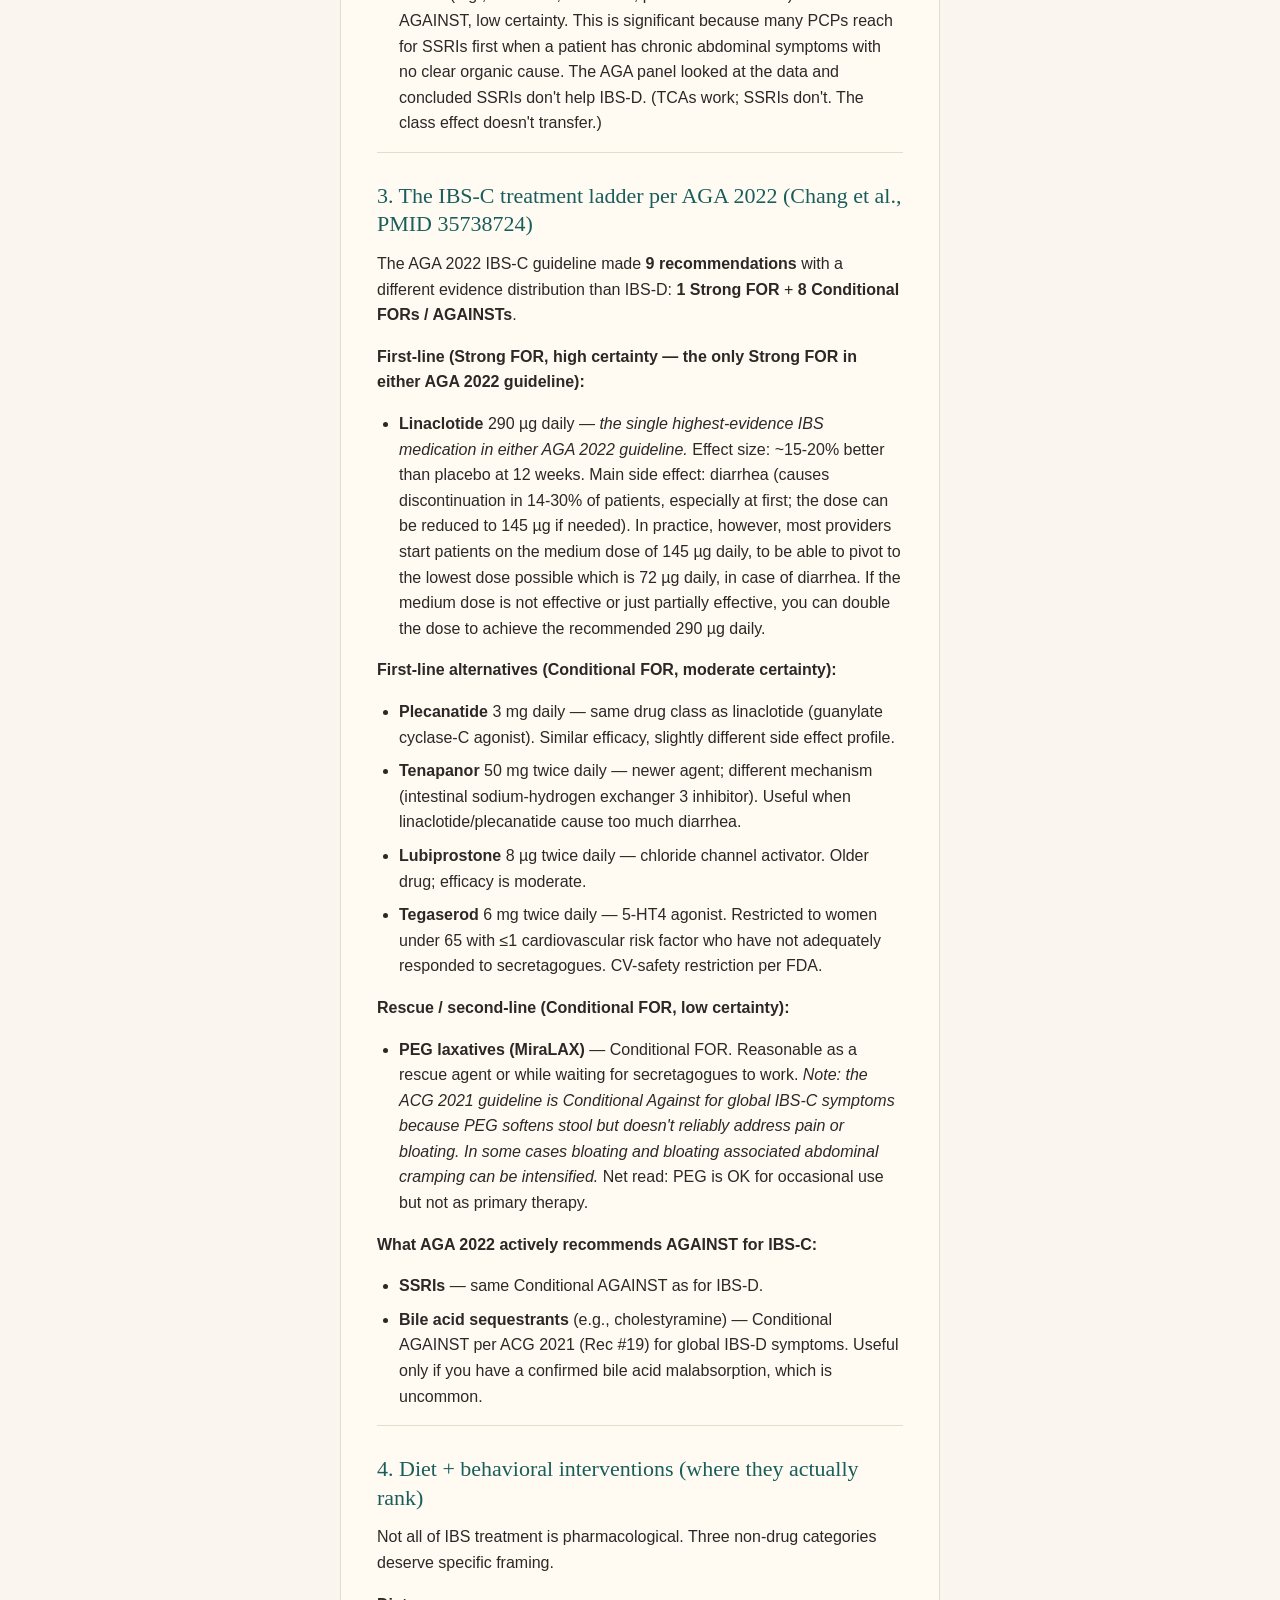
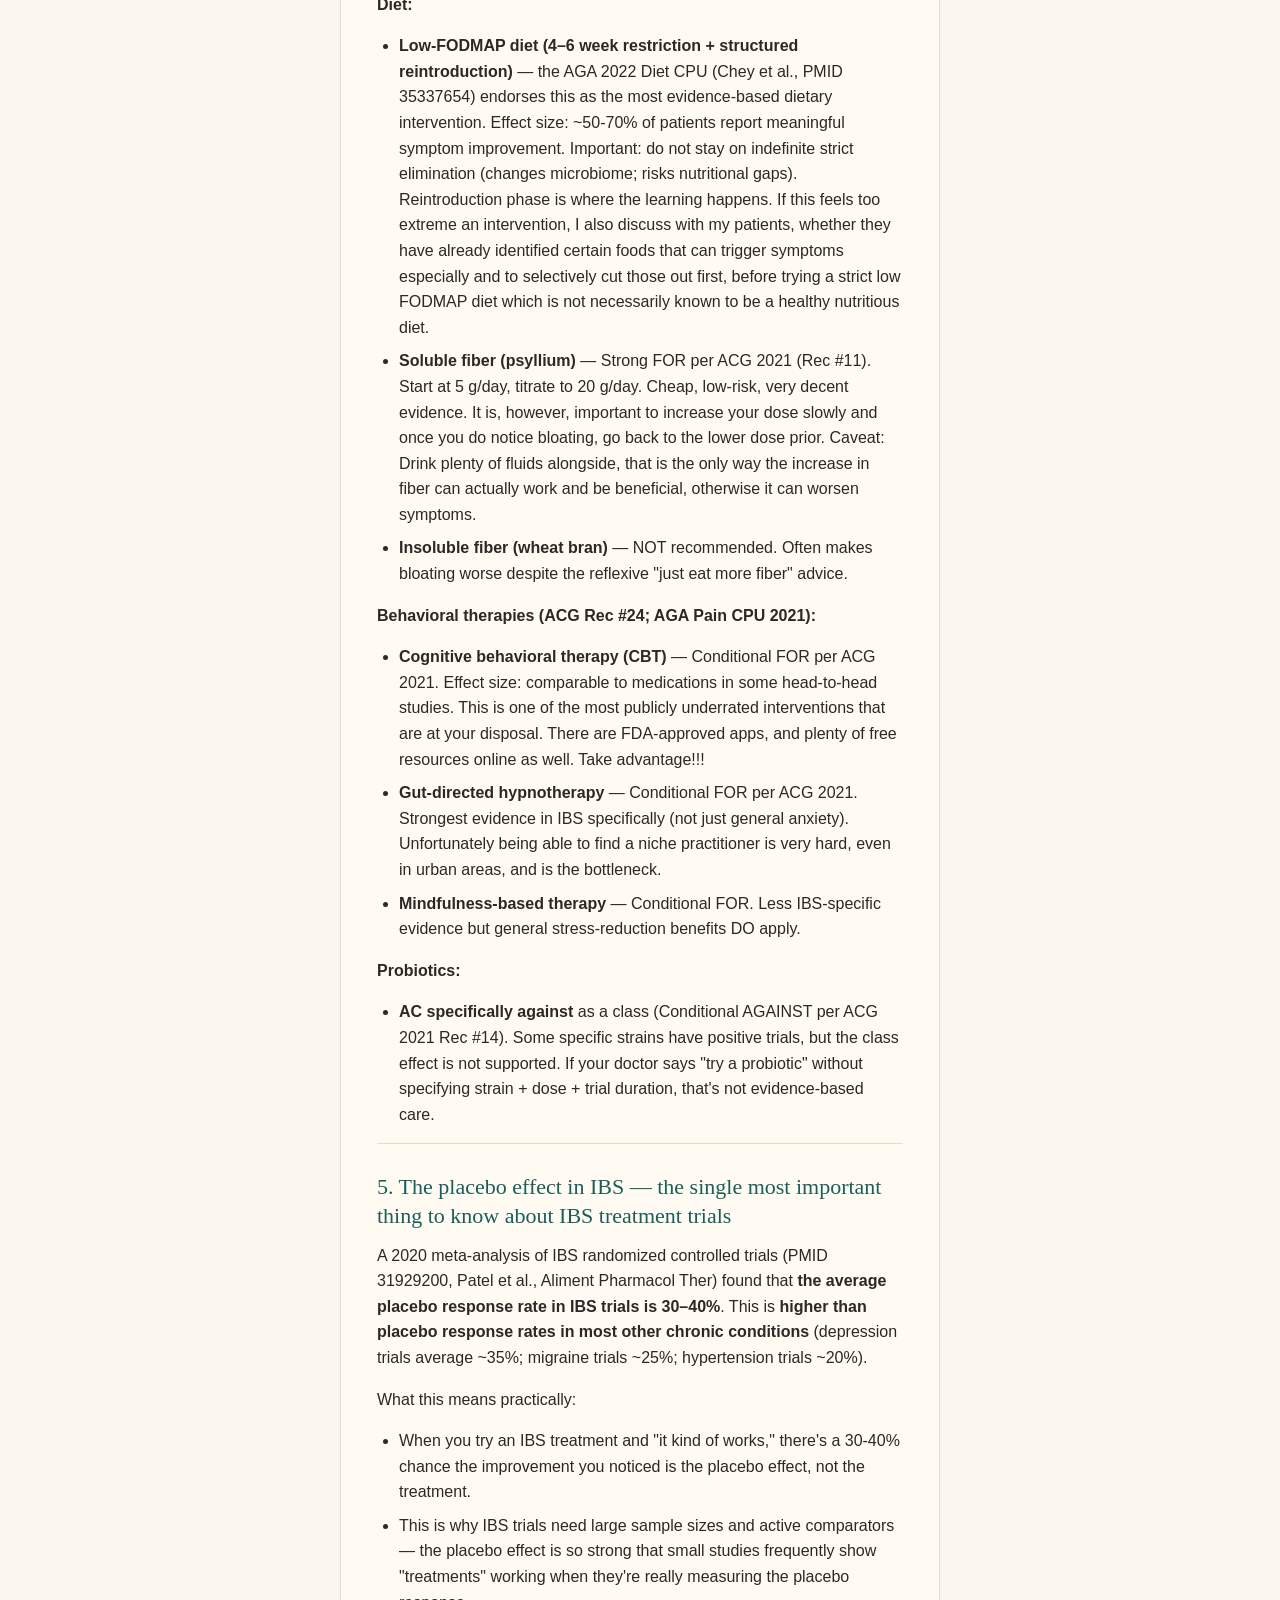
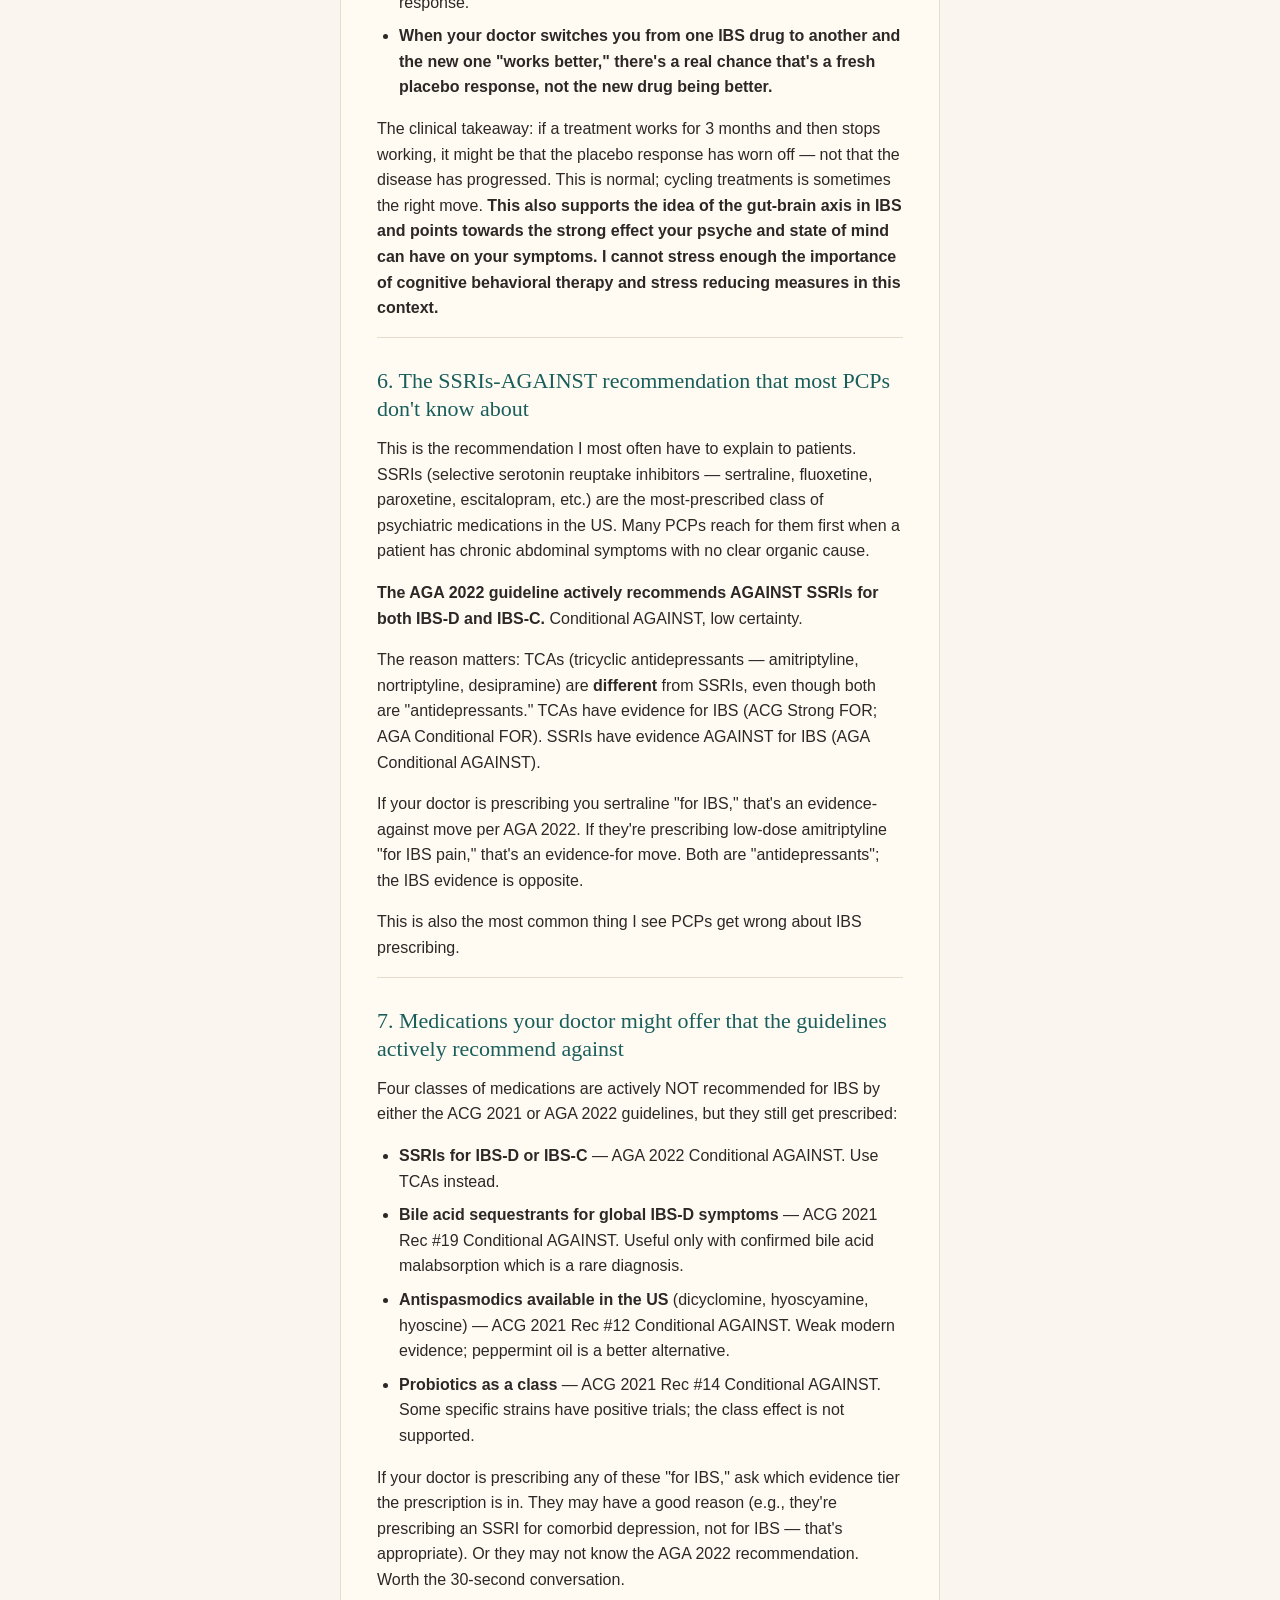
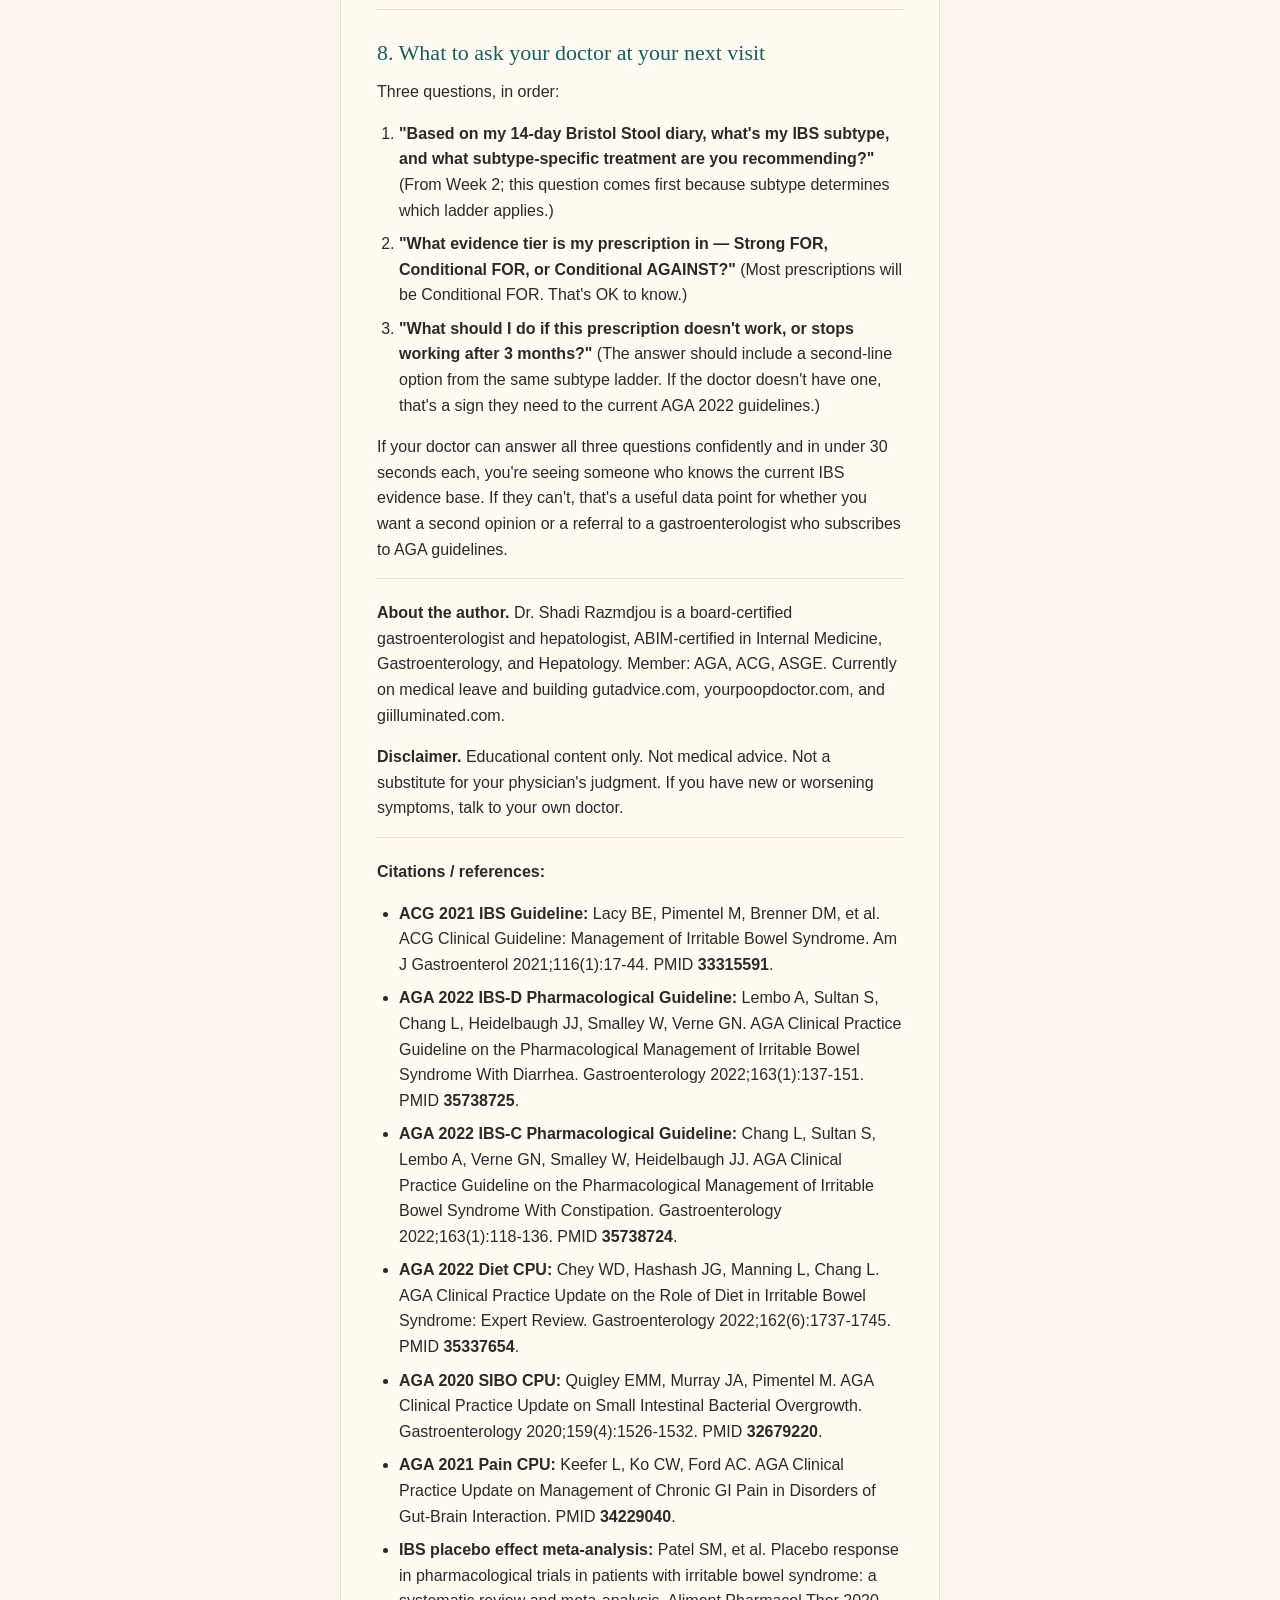
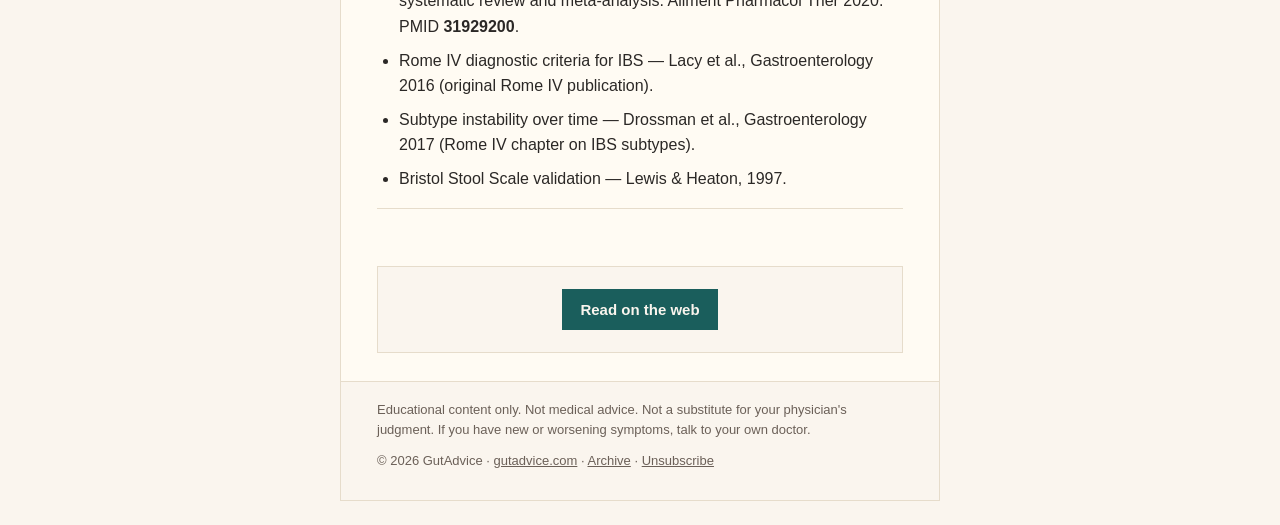
<file: emails/2026-11-22-ibs-treatment.html>
<!DOCTYPE html>
<html lang="en">
<head>
  <meta charset="UTF-8">
  <meta name="viewport" content="width=device-width, initial-scale=1.0">
  <title>IBS treatment in 2026: what actually works — GutAdvice</title>
</head>
<body style="margin:0; padding:0; background-color:#faf5ee; color:#2b2826;">
  <div style="display:none; max-height:0; overflow:hidden; font-size:1px; line-height:1px; color:#faf5ee;">
    AGA 2022 ranked every IBS treatment by evidence tier. We walk through what actually works — Strong FOR, Conditional FOR, and what to avoid.
  </div>
  <table role="presentation" width="100%" cellpadding="0" cellspacing="0" border="0" style="background-color:#faf5ee; margin:0; padding:0;">
    <tr>
      <td align="center" style="padding:24px 12px;">
        <table role="presentation" width="600" cellpadding="0" cellspacing="0" border="0" style="width:600px; max-width:600px; background-color:#fffbf3; border:1px solid #e6dccb;">
          <tr>
            <td style="padding:28px 36px 8px; background-color:#fffbf3;">
              <table role="presentation" width="100%" cellpadding="0" cellspacing="0" border="0">
                <tr>
                  <td valign="middle">
                    <table role="presentation" cellpadding="0" cellspacing="0" border="0">
                      <tr>
                        <td width="32" height="32" align="center" valign="middle" bgcolor="#1a5e5c" style="width:32px; height:32px; background-color:#1a5e5c; color:#faf5ee; font-family:Georgia, 'Times New Roman', Times, serif; font-size:18px; font-weight:bold; line-height:32px;">
                          <a href="https://www.gutadvice.com/" style="color:#faf5ee; text-decoration:none;">G</a>
                        </td>
                        <td style="padding-left:10px; font-family:Georgia, 'Times New Roman', Times, serif; font-size:22px; line-height:32px; color:#2b2826;">
                          <a href="https://www.gutadvice.com/" style="color:#2b2826; text-decoration:none;">GutAdvice</a>
                        </td>
                      </tr>
                    </table>
                  </td>
                  <td align="right" valign="middle" style="font-family:Arial, Helvetica, sans-serif; font-size:14px;">
                    <a href="https://www.gutadvice.com/issues/2026-11-22-ibs-treatment-2026.html" style="color:#0f3e3d; text-decoration:underline;">Read on the web</a>
                  </td>
                </tr>
              </table>
            </td>
          </tr>
          <tr>
            <td style="padding:20px 36px 0; background-color:#fffbf3; font-family:Arial, Helvetica, sans-serif; font-size:13px; letter-spacing:0.04em; color:#c25c3a; font-weight:bold;">
              NOVEMBER 22, 2026
            </td>
          </tr>
          <tr>
            <td style="padding:8px 36px 0; background-color:#fffbf3; font-family:Georgia, 'Times New Roman', Times, serif; font-size:32px; line-height:1.2; color:#2b2826;">
              IBS treatment in 2026: what actually works
            </td>
          </tr>
          <tr>
            <td style="padding:14px 36px 0; background-color:#fffbf3; font-family:Arial, Helvetica, sans-serif; font-size:17px; line-height:1.5; color:#6b6058;">
              AGA 2022 ranked every IBS treatment by evidence tier. We walk through what actually works — Strong FOR, Conditional FOR, and what to avoid.
            </td>
          </tr>
          <tr>
            <td style="padding:16px 36px 8px; background-color:#fffbf3;">
              <a href="https://www.gutadvice.com/archive.html?tag=ibs-fodmaps" style="color:#1a5e5c; text-decoration:none; font-family:Arial, Helvetica, sans-serif; font-size:13px;">IBS &amp; FODMAPs</a> &nbsp; <a href="https://www.gutadvice.com/archive.html?tag=see-a-gi-doc" style="color:#1a5e5c; text-decoration:none; font-family:Arial, Helvetica, sans-serif; font-size:13px;">When to see a GI doc</a> &nbsp; <a href="https://www.gutadvice.com/archive.html?tag=constipation" style="color:#1a5e5c; text-decoration:none; font-family:Arial, Helvetica, sans-serif; font-size:13px;">Constipation</a> &nbsp; <a href="https://www.gutadvice.com/archive.html?tag=diarrhea" style="color:#1a5e5c; text-decoration:none; font-family:Arial, Helvetica, sans-serif; font-size:13px;">Diarrhea</a> &nbsp; <a href="https://www.gutadvice.com/archive.html?tag=diet-elimination" style="color:#1a5e5c; text-decoration:none; font-family:Arial, Helvetica, sans-serif; font-size:13px;">Diet &amp; elimination</a>
            </td>
          </tr>
          <tr>
            <td style="padding:12px 36px 28px; background-color:#fffbf3;">
<p style="margin:0 0 16px; font-family:Arial, Helvetica, sans-serif; font-size:16px; line-height:1.6; color:#2b2826;">Educational content only. Not medical advice. Not a substitute for your physician's judgment. If you have new or worsening symptoms, talk to your own doctor.</p>

<p style="margin:0 0 16px; font-family:Arial, Helvetica, sans-serif; font-size:16px; line-height:1.6; color:#2b2826;">If you've been prescribed an IBS medication, there's a real chance your doctor is reaching for something the 2022 AGA (American Gastroenterological Association) clinical practice guidelines would rank as &quot;Conditional FOR&quot; — or worse, &quot;Conditional AGAINST.&quot;</p>
<p style="margin:0 0 16px; font-family:Arial, Helvetica, sans-serif; font-size:16px; line-height:1.6; color:#2b2826;">This article walks you through every common IBS treatment, ranked by the evidence tier the AGA 2022 guidelines assigned to it. The point isn't to make you self-prescribe. The point is to walk into your next appointment a little bit smarter than before and to have a meaningful and informed discussion with your healthcare provider and to help you reach a successful treatment faster. Knowing what the evidence actually says — and what your prescription's tier means for whether you should expect it to work - will empower you to make an informed decision in your treatment plan.</p>
<p style="margin:0 0 16px; font-family:Arial, Helvetica, sans-serif; font-size:16px; line-height:1.6; color:#2b2826;">We will cover, in order:</p>
<ol style="margin:0 0 16px; padding:0 0 0 22px; font-family:Arial, Helvetica, sans-serif; font-size:16px; line-height:1.6; color:#2b2826;">
<li style="margin:0 0 8px; font-family:Arial, Helvetica, sans-serif; font-size:16px; line-height:1.6; color:#2b2826;">How IBS (Irritable Bowel Syndrome) treatments get ranked by evidence (and why most of them unfortunately rank low)</li>
<li style="margin:0 0 8px; font-family:Arial, Helvetica, sans-serif; font-size:16px; line-height:1.6; color:#2b2826;">The IBS-D (D for diarrhea) treatment ladder per AGA 2022 (Lembo et al.)</li>
<li style="margin:0 0 8px; font-family:Arial, Helvetica, sans-serif; font-size:16px; line-height:1.6; color:#2b2826;">The IBS-C (C for constipation) treatment ladder per AGA 2022 (Chang et al.)</li>
<li style="margin:0 0 8px; font-family:Arial, Helvetica, sans-serif; font-size:16px; line-height:1.6; color:#2b2826;">The diet + behavioral interventions (and where they actually rank)</li>
<li style="margin:0 0 8px; font-family:Arial, Helvetica, sans-serif; font-size:16px; line-height:1.6; color:#2b2826;">The placebo effect in IBS — the single most important thing to know about IBS treatment trials</li>
<li style="margin:0 0 8px; font-family:Arial, Helvetica, sans-serif; font-size:16px; line-height:1.6; color:#2b2826;">The SSRIs-AGAINST recommendation that most PCPs don't know about</li>
<li style="margin:0 0 8px; font-family:Arial, Helvetica, sans-serif; font-size:16px; line-height:1.6; color:#2b2826;">The medications your doctor might offer that the guidelines actively recommend against</li>
<li style="margin:0 0 8px; font-family:Arial, Helvetica, sans-serif; font-size:16px; line-height:1.6; color:#2b2826;">What to ask your doctor at your next visit</li>
</ol>
<table role="presentation" width="100%" cellpadding="0" cellspacing="0" border="0" style="margin:8px 0 20px;"><tr><td style="border-top:1px solid #e6dccb; font-size:0; line-height:0; height:1px;">&nbsp;</td></tr></table>
<h2 style="margin:28px 0 12px; font-family:Georgia, 'Times New Roman', Times, serif; font-size:22px; line-height:1.3; font-weight:normal; color:#1a5e5c;">1. How IBS treatments get ranked by evidence (and why most of them rank low)</h2>
<p style="margin:0 0 16px; font-family:Arial, Helvetica, sans-serif; font-size:16px; line-height:1.6; color:#2b2826;">The AGA 2022 clinical practice guidelines on IBS-D (Lembo et al.) and IBS-C (Chang et al.) used the <strong style="font-weight:bold;">GRADE methodology</strong> to grade every treatment. GRADE has three tiers the panel assigns:</p>
<ul style="margin:0 0 16px; padding:0 0 0 22px; font-family:Arial, Helvetica, sans-serif; font-size:16px; line-height:1.6; color:#2b2826;">
<li style="margin:0 0 8px; font-family:Arial, Helvetica, sans-serif; font-size:16px; line-height:1.6; color:#2b2826;"><strong style="font-weight:bold;">Strong FOR</strong> — high-quality evidence; the panel is confident this works. <em style="font-style:italic;">Only one IBS treatment earned this tier in either AGA 2022 guideline: linaclotide for IBS-C.</em></li>
<li style="margin:0 0 8px; font-family:Arial, Helvetica, sans-serif; font-size:16px; line-height:1.6; color:#2b2826;"><strong style="font-weight:bold;">Conditional FOR</strong> — the evidence is positive but the panel has less confidence; the recommendation is &quot;yes, but with caveats.&quot; <em style="font-style:italic;">Most IBS medications are here.</em></li>
<li style="margin:0 0 8px; font-family:Arial, Helvetica, sans-serif; font-size:16px; line-height:1.6; color:#2b2826;"><strong style="font-weight:bold;">Conditional AGAINST</strong> — the panel actively recommends against using this. <em style="font-style:italic;">SSRIs for IBS-D and IBS-C are in this tier.</em></li>
</ul>
<p style="margin:0 0 16px; font-family:Arial, Helvetica, sans-serif; font-size:16px; line-height:1.6; color:#2b2826;">The uncomfortable truth is that <strong style="font-weight:bold;">most IBS medications are Conditional FOR, not Strong FOR.</strong> The only drug with Strong FOR is linaclotide for IBS-C, and even that one comes with a 14-30% discontinuation rate due to diarrhea.</p>
<p style="margin:0 0 16px; font-family:Arial, Helvetica, sans-serif; font-size:16px; line-height:1.6; color:#2b2826;">This matters because:</p>
<ul style="margin:0 0 16px; padding:0 0 0 22px; font-family:Arial, Helvetica, sans-serif; font-size:16px; line-height:1.6; color:#2b2826;">
<li style="margin:0 0 8px; font-family:Arial, Helvetica, sans-serif; font-size:16px; line-height:1.6; color:#2b2826;">A doctor prescribing you a Conditional FOR treatment is doing something that's <em style="font-style:italic;">probably helpful but not guaranteed.</em> The patient should know that.</li>
<li style="margin:0 0 8px; font-family:Arial, Helvetica, sans-serif; font-size:16px; line-height:1.6; color:#2b2826;">A doctor prescribing you a Conditional AGAINST treatment is doing something that the AGA panel actively recommends against. I want you to know that especially.</li>
</ul>
<p style="margin:0 0 16px; font-family:Arial, Helvetica, sans-serif; font-size:16px; line-height:1.6; color:#2b2826;">The standard you should hold your doctor to: <strong style="font-weight:bold;">they should know which tier your prescription is in, and they should be able to explain why they chose that tier over the alternatives.</strong></p>
<table role="presentation" width="100%" cellpadding="0" cellspacing="0" border="0" style="margin:8px 0 20px;"><tr><td style="border-top:1px solid #e6dccb; font-size:0; line-height:0; height:1px;">&nbsp;</td></tr></table>
<h2 style="margin:28px 0 12px; font-family:Georgia, 'Times New Roman', Times, serif; font-size:22px; line-height:1.3; font-weight:normal; color:#1a5e5c;">2. The IBS-D treatment ladder per AGA 2022 (Lembo et al., PMID 35738725)</h2>
<p style="margin:0 0 16px; font-family:Arial, Helvetica, sans-serif; font-size:16px; line-height:1.6; color:#2b2826;">The AGA 2022 IBS-D guideline made <strong style="font-weight:bold;">8 conditional recommendations</strong>. <strong style="font-weight:bold;">No Strong recommendations</strong> — meaning no IBS-D drug has the same evidence confidence as linaclotide has for IBS with constipation.</p>
<p style="margin:0 0 16px; font-family:Arial, Helvetica, sans-serif; font-size:16px; line-height:1.6; color:#2b2826;"><strong style="font-weight:bold;">First-line (Conditional FOR, moderate certainty):</strong></p>
<ul style="margin:0 0 16px; padding:0 0 0 22px; font-family:Arial, Helvetica, sans-serif; font-size:16px; line-height:1.6; color:#2b2826;">
<li style="margin:0 0 8px; font-family:Arial, Helvetica, sans-serif; font-size:16px; line-height:1.6; color:#2b2826;"><strong style="font-weight:bold;">Rifaximin</strong> 550 mg three times daily for 14 days (repeatable) — the AGA's preferred first-line agent. The ACG 2021 guideline (Lacy et al., PMID 33315591) gives rifaximin a Strong FOR for the same indication, so the two major societies agree this is the best-tested option. Mechanism: non-absorbable antibiotic - so this antibiotic cannot give you a UTI or affect your body in any other way - that can alter your gut flora. Effect size: ~10% better than placebo over 10 weeks and shown to be a significant effect in some studies.</li>
</ul>
<p style="margin:0 0 16px; font-family:Arial, Helvetica, sans-serif; font-size:16px; line-height:1.6; color:#2b2826;"><strong style="font-weight:bold;">Second-line:</strong></p>
<ul style="margin:0 0 16px; padding:0 0 0 22px; font-family:Arial, Helvetica, sans-serif; font-size:16px; line-height:1.6; color:#2b2826;">
<li style="margin:0 0 8px; font-family:Arial, Helvetica, sans-serif; font-size:16px; line-height:1.6; color:#2b2826;"><strong style="font-weight:bold;">Low-dose tricyclic antidepressants (TCAs)</strong> such as amitriptyline 10–25 mg at bedtime — Conditional FOR, low certainty. Particularly useful when pain dominates the picture. Effect size: ~15% better than placebo at 12 weeks. If amitriptyline causes too much drowsiness, you can try nortriptyline as an alternative.</li>
<li style="margin:0 0 8px; font-family:Arial, Helvetica, sans-serif; font-size:16px; line-height:1.6; color:#2b2826;"><strong style="font-weight:bold;">Alosetron</strong> 0.5–1 mg twice daily for women with severe IBS-D who have failed conventional therapy — Conditional FOR, moderate certainty. REMS-restricted due to ischemic colitis risk. Specialist prescription.</li>
<li style="margin:0 0 8px; font-family:Arial, Helvetica, sans-serif; font-size:16px; line-height:1.6; color:#2b2826;"><strong style="font-weight:bold;">Eluxadoline</strong> 100 mg twice daily — Conditional FOR, moderate certainty. Avoid in patients without a gallbladder or with pancreatitis or sphincter of Oddi dysfunction history. Specialist prescription.</li>
</ul>
<p style="margin:0 0 16px; font-family:Arial, Helvetica, sans-serif; font-size:16px; line-height:1.6; color:#2b2826;"><strong style="font-weight:bold;">Rescue:</strong></p>
<ul style="margin:0 0 16px; padding:0 0 0 22px; font-family:Arial, Helvetica, sans-serif; font-size:16px; line-height:1.6; color:#2b2826;">
<li style="margin:0 0 8px; font-family:Arial, Helvetica, sans-serif; font-size:16px; line-height:1.6; color:#2b2826;"><strong style="font-weight:bold;">Loperamide</strong> (Imodium) 2–4 mg as needed for predictable episodes — Conditional FOR, very low certainty. Works on transit (slows it) but doesn't address pain or bloating. Useful for &quot;I have a long car ride tomorrow&quot; situations, not as a daily therapy.</li>
</ul>
<p style="margin:0 0 16px; font-family:Arial, Helvetica, sans-serif; font-size:16px; line-height:1.6; color:#2b2826;"><strong style="font-weight:bold;">What AGA 2022 actively recommends AGAINST for IBS-D:</strong></p>
<ul style="margin:0 0 16px; padding:0 0 0 22px; font-family:Arial, Helvetica, sans-serif; font-size:16px; line-height:1.6; color:#2b2826;">
<li style="margin:0 0 8px; font-family:Arial, Helvetica, sans-serif; font-size:16px; line-height:1.6; color:#2b2826;"><strong style="font-weight:bold;">SSRIs</strong> (e.g., sertraline, fluoxetine, paroxetine for IBS-D) — Conditional AGAINST, low certainty. This is significant because many PCPs reach for SSRIs first when a patient has chronic abdominal symptoms with no clear organic cause. The AGA panel looked at the data and concluded SSRIs don't help IBS-D. (TCAs work; SSRIs don't. The class effect doesn't transfer.)</li>
</ul>
<table role="presentation" width="100%" cellpadding="0" cellspacing="0" border="0" style="margin:8px 0 20px;"><tr><td style="border-top:1px solid #e6dccb; font-size:0; line-height:0; height:1px;">&nbsp;</td></tr></table>
<h2 style="margin:28px 0 12px; font-family:Georgia, 'Times New Roman', Times, serif; font-size:22px; line-height:1.3; font-weight:normal; color:#1a5e5c;">3. The IBS-C treatment ladder per AGA 2022 (Chang et al., PMID 35738724)</h2>
<p style="margin:0 0 16px; font-family:Arial, Helvetica, sans-serif; font-size:16px; line-height:1.6; color:#2b2826;">The AGA 2022 IBS-C guideline made <strong style="font-weight:bold;">9 recommendations</strong> with a different evidence distribution than IBS-D: <strong style="font-weight:bold;">1 Strong FOR</strong> + <strong style="font-weight:bold;">8 Conditional FORs / AGAINSTs</strong>.</p>
<p style="margin:0 0 16px; font-family:Arial, Helvetica, sans-serif; font-size:16px; line-height:1.6; color:#2b2826;"><strong style="font-weight:bold;">First-line (Strong FOR, high certainty — the only Strong FOR in either AGA 2022 guideline):</strong></p>
<ul style="margin:0 0 16px; padding:0 0 0 22px; font-family:Arial, Helvetica, sans-serif; font-size:16px; line-height:1.6; color:#2b2826;">
<li style="margin:0 0 8px; font-family:Arial, Helvetica, sans-serif; font-size:16px; line-height:1.6; color:#2b2826;"><strong style="font-weight:bold;">Linaclotide</strong> 290 µg daily — <em style="font-style:italic;">the single highest-evidence IBS medication in either AGA 2022 guideline.</em> Effect size: ~15-20% better than placebo at 12 weeks. Main side effect: diarrhea (causes discontinuation in 14-30% of patients, especially at first; the dose can be reduced to 145 µg if needed). In practice, however, most providers start patients on the medium dose of 145 µg daily, to be able to pivot to the lowest dose possible which is 72 µg daily, in case of diarrhea. If the medium dose is not effective or just partially effective, you can double the dose to achieve the recommended 290 µg daily.</li>
</ul>
<p style="margin:0 0 16px; font-family:Arial, Helvetica, sans-serif; font-size:16px; line-height:1.6; color:#2b2826;"><strong style="font-weight:bold;">First-line alternatives (Conditional FOR, moderate certainty):</strong></p>
<ul style="margin:0 0 16px; padding:0 0 0 22px; font-family:Arial, Helvetica, sans-serif; font-size:16px; line-height:1.6; color:#2b2826;">
<li style="margin:0 0 8px; font-family:Arial, Helvetica, sans-serif; font-size:16px; line-height:1.6; color:#2b2826;"><strong style="font-weight:bold;">Plecanatide</strong> 3 mg daily — same drug class as linaclotide (guanylate cyclase-C agonist). Similar efficacy, slightly different side effect profile.</li>
<li style="margin:0 0 8px; font-family:Arial, Helvetica, sans-serif; font-size:16px; line-height:1.6; color:#2b2826;"><strong style="font-weight:bold;">Tenapanor</strong> 50 mg twice daily — newer agent; different mechanism (intestinal sodium-hydrogen exchanger 3 inhibitor). Useful when linaclotide/plecanatide cause too much diarrhea.</li>
<li style="margin:0 0 8px; font-family:Arial, Helvetica, sans-serif; font-size:16px; line-height:1.6; color:#2b2826;"><strong style="font-weight:bold;">Lubiprostone</strong> 8 µg twice daily — chloride channel activator. Older drug; efficacy is moderate.</li>
<li style="margin:0 0 8px; font-family:Arial, Helvetica, sans-serif; font-size:16px; line-height:1.6; color:#2b2826;"><strong style="font-weight:bold;">Tegaserod</strong> 6 mg twice daily — 5-HT4 agonist. Restricted to women under 65 with ≤1 cardiovascular risk factor who have not adequately responded to secretagogues. CV-safety restriction per FDA.</li>
</ul>
<p style="margin:0 0 16px; font-family:Arial, Helvetica, sans-serif; font-size:16px; line-height:1.6; color:#2b2826;"><strong style="font-weight:bold;">Rescue / second-line (Conditional FOR, low certainty):</strong></p>
<ul style="margin:0 0 16px; padding:0 0 0 22px; font-family:Arial, Helvetica, sans-serif; font-size:16px; line-height:1.6; color:#2b2826;">
<li style="margin:0 0 8px; font-family:Arial, Helvetica, sans-serif; font-size:16px; line-height:1.6; color:#2b2826;"><strong style="font-weight:bold;">PEG laxatives (MiraLAX)</strong> — Conditional FOR. Reasonable as a rescue agent or while waiting for secretagogues to work. <em style="font-style:italic;">Note: the ACG 2021 guideline is Conditional Against for global IBS-C symptoms because PEG softens stool but doesn't reliably address pain or bloating. In some cases bloating and bloating associated abdominal cramping can be intensified.</em> Net read: PEG is OK for occasional use but not as primary therapy.</li>
</ul>
<p style="margin:0 0 16px; font-family:Arial, Helvetica, sans-serif; font-size:16px; line-height:1.6; color:#2b2826;"><strong style="font-weight:bold;">What AGA 2022 actively recommends AGAINST for IBS-C:</strong></p>
<ul style="margin:0 0 16px; padding:0 0 0 22px; font-family:Arial, Helvetica, sans-serif; font-size:16px; line-height:1.6; color:#2b2826;">
<li style="margin:0 0 8px; font-family:Arial, Helvetica, sans-serif; font-size:16px; line-height:1.6; color:#2b2826;"><strong style="font-weight:bold;">SSRIs</strong> — same Conditional AGAINST as for IBS-D.</li>
<li style="margin:0 0 8px; font-family:Arial, Helvetica, sans-serif; font-size:16px; line-height:1.6; color:#2b2826;"><strong style="font-weight:bold;">Bile acid sequestrants</strong> (e.g., cholestyramine) — Conditional AGAINST per ACG 2021 (Rec #19) for global IBS-D symptoms. Useful only if you have a confirmed bile acid malabsorption, which is uncommon.</li>
</ul>
<table role="presentation" width="100%" cellpadding="0" cellspacing="0" border="0" style="margin:8px 0 20px;"><tr><td style="border-top:1px solid #e6dccb; font-size:0; line-height:0; height:1px;">&nbsp;</td></tr></table>
<h2 style="margin:28px 0 12px; font-family:Georgia, 'Times New Roman', Times, serif; font-size:22px; line-height:1.3; font-weight:normal; color:#1a5e5c;">4. Diet + behavioral interventions (where they actually rank)</h2>
<p style="margin:0 0 16px; font-family:Arial, Helvetica, sans-serif; font-size:16px; line-height:1.6; color:#2b2826;">Not all of IBS treatment is pharmacological. Three non-drug categories deserve specific framing.</p>
<p style="margin:0 0 16px; font-family:Arial, Helvetica, sans-serif; font-size:16px; line-height:1.6; color:#2b2826;"><strong style="font-weight:bold;">Diet:</strong></p>
<ul style="margin:0 0 16px; padding:0 0 0 22px; font-family:Arial, Helvetica, sans-serif; font-size:16px; line-height:1.6; color:#2b2826;">
<li style="margin:0 0 8px; font-family:Arial, Helvetica, sans-serif; font-size:16px; line-height:1.6; color:#2b2826;"><strong style="font-weight:bold;">Low-FODMAP diet (4–6 week restriction + structured reintroduction)</strong> — the AGA 2022 Diet CPU (Chey et al., PMID 35337654) endorses this as the most evidence-based dietary intervention. Effect size: ~50-70% of patients report meaningful symptom improvement. Important: do not stay on indefinite strict elimination (changes microbiome; risks nutritional gaps). Reintroduction phase is where the learning happens. If this feels too extreme an intervention, I also discuss with my patients, whether they have already identified certain foods that can trigger symptoms especially and to selectively cut those out first, before trying a strict low FODMAP diet which is not necessarily known to be a healthy nutritious diet.</li>
<li style="margin:0 0 8px; font-family:Arial, Helvetica, sans-serif; font-size:16px; line-height:1.6; color:#2b2826;"><strong style="font-weight:bold;">Soluble fiber (psyllium)</strong> — Strong FOR per ACG 2021 (Rec #11). Start at 5 g/day, titrate to 20 g/day. Cheap, low-risk, very decent evidence. It is, however, important to increase your dose slowly and once you do notice bloating, go back to the lower dose prior. Caveat: Drink plenty of fluids alongside, that is the only way the increase in fiber can actually work and be beneficial, otherwise it can worsen symptoms.</li>
<li style="margin:0 0 8px; font-family:Arial, Helvetica, sans-serif; font-size:16px; line-height:1.6; color:#2b2826;"><strong style="font-weight:bold;">Insoluble fiber (wheat bran)</strong> — NOT recommended. Often makes bloating worse despite the reflexive &quot;just eat more fiber&quot; advice.</li>
</ul>
<p style="margin:0 0 16px; font-family:Arial, Helvetica, sans-serif; font-size:16px; line-height:1.6; color:#2b2826;"><strong style="font-weight:bold;">Behavioral therapies (ACG Rec #24; AGA Pain CPU 2021):</strong></p>
<ul style="margin:0 0 16px; padding:0 0 0 22px; font-family:Arial, Helvetica, sans-serif; font-size:16px; line-height:1.6; color:#2b2826;">
<li style="margin:0 0 8px; font-family:Arial, Helvetica, sans-serif; font-size:16px; line-height:1.6; color:#2b2826;"><strong style="font-weight:bold;">Cognitive behavioral therapy (CBT)</strong> — Conditional FOR per ACG 2021. Effect size: comparable to medications in some head-to-head studies. This is one of the most publicly underrated interventions that are at your disposal. There are FDA-approved apps, and plenty of free resources online as well. Take advantage!!!</li>
<li style="margin:0 0 8px; font-family:Arial, Helvetica, sans-serif; font-size:16px; line-height:1.6; color:#2b2826;"><strong style="font-weight:bold;">Gut-directed hypnotherapy</strong> — Conditional FOR per ACG 2021. Strongest evidence in IBS specifically (not just general anxiety). Unfortunately being able to find a niche practitioner is very hard, even in urban areas, and is the bottleneck.</li>
<li style="margin:0 0 8px; font-family:Arial, Helvetica, sans-serif; font-size:16px; line-height:1.6; color:#2b2826;"><strong style="font-weight:bold;">Mindfulness-based therapy</strong> — Conditional FOR. Less IBS-specific evidence but general stress-reduction benefits DO apply.</li>
</ul>
<p style="margin:0 0 16px; font-family:Arial, Helvetica, sans-serif; font-size:16px; line-height:1.6; color:#2b2826;"><strong style="font-weight:bold;">Probiotics:</strong></p>
<ul style="margin:0 0 16px; padding:0 0 0 22px; font-family:Arial, Helvetica, sans-serif; font-size:16px; line-height:1.6; color:#2b2826;">
<li style="margin:0 0 8px; font-family:Arial, Helvetica, sans-serif; font-size:16px; line-height:1.6; color:#2b2826;"><strong style="font-weight:bold;">AC specifically against</strong> as a class (Conditional AGAINST per ACG 2021 Rec #14). Some specific strains have positive trials, but the class effect is not supported. If your doctor says &quot;try a probiotic&quot; without specifying strain + dose + trial duration, that's not evidence-based care.</li>
</ul>
<table role="presentation" width="100%" cellpadding="0" cellspacing="0" border="0" style="margin:8px 0 20px;"><tr><td style="border-top:1px solid #e6dccb; font-size:0; line-height:0; height:1px;">&nbsp;</td></tr></table>
<h2 style="margin:28px 0 12px; font-family:Georgia, 'Times New Roman', Times, serif; font-size:22px; line-height:1.3; font-weight:normal; color:#1a5e5c;">5. The placebo effect in IBS — the single most important thing to know about IBS treatment trials</h2>
<p style="margin:0 0 16px; font-family:Arial, Helvetica, sans-serif; font-size:16px; line-height:1.6; color:#2b2826;">A 2020 meta-analysis of IBS randomized controlled trials (PMID 31929200, Patel et al., Aliment Pharmacol Ther) found that <strong style="font-weight:bold;">the average placebo response rate in IBS trials is 30–40%</strong>. This is <strong style="font-weight:bold;">higher than placebo response rates in most other chronic conditions</strong> (depression trials average ~35%; migraine trials ~25%; hypertension trials ~20%).</p>
<p style="margin:0 0 16px; font-family:Arial, Helvetica, sans-serif; font-size:16px; line-height:1.6; color:#2b2826;">What this means practically:</p>
<ul style="margin:0 0 16px; padding:0 0 0 22px; font-family:Arial, Helvetica, sans-serif; font-size:16px; line-height:1.6; color:#2b2826;">
<li style="margin:0 0 8px; font-family:Arial, Helvetica, sans-serif; font-size:16px; line-height:1.6; color:#2b2826;">When you try an IBS treatment and &quot;it kind of works,&quot; there's a 30-40% chance the improvement you noticed is the placebo effect, not the treatment.</li>
<li style="margin:0 0 8px; font-family:Arial, Helvetica, sans-serif; font-size:16px; line-height:1.6; color:#2b2826;">This is why IBS trials need large sample sizes and active comparators — the placebo effect is so strong that small studies frequently show &quot;treatments&quot; working when they're really measuring the placebo response.</li>
<li style="margin:0 0 8px; font-family:Arial, Helvetica, sans-serif; font-size:16px; line-height:1.6; color:#2b2826;"><strong style="font-weight:bold;">When your doctor switches you from one IBS drug to another and the new one &quot;works better,&quot; there's a real chance that's a fresh placebo response, not the new drug being better.</strong></li>
</ul>
<p style="margin:0 0 16px; font-family:Arial, Helvetica, sans-serif; font-size:16px; line-height:1.6; color:#2b2826;">The clinical takeaway: if a treatment works for 3 months and then stops working, it might be that the placebo response has worn off — not that the disease has progressed. This is normal; cycling treatments is sometimes the right move. <strong style="font-weight:bold;">This also supports the idea of the gut-brain axis in IBS and points towards the strong effect your psyche and state of mind can have on your symptoms. I cannot stress enough the importance of cognitive behavioral therapy and stress reducing measures in this context.</strong></p>
<table role="presentation" width="100%" cellpadding="0" cellspacing="0" border="0" style="margin:8px 0 20px;"><tr><td style="border-top:1px solid #e6dccb; font-size:0; line-height:0; height:1px;">&nbsp;</td></tr></table>
<h2 style="margin:28px 0 12px; font-family:Georgia, 'Times New Roman', Times, serif; font-size:22px; line-height:1.3; font-weight:normal; color:#1a5e5c;">6. The SSRIs-AGAINST recommendation that most PCPs don't know about</h2>
<p style="margin:0 0 16px; font-family:Arial, Helvetica, sans-serif; font-size:16px; line-height:1.6; color:#2b2826;">This is the recommendation I most often have to explain to patients. SSRIs (selective serotonin reuptake inhibitors — sertraline, fluoxetine, paroxetine, escitalopram, etc.) are the most-prescribed class of psychiatric medications in the US. Many PCPs reach for them first when a patient has chronic abdominal symptoms with no clear organic cause.</p>
<p style="margin:0 0 16px; font-family:Arial, Helvetica, sans-serif; font-size:16px; line-height:1.6; color:#2b2826;"><strong style="font-weight:bold;">The AGA 2022 guideline actively recommends AGAINST SSRIs for both IBS-D and IBS-C.</strong> Conditional AGAINST, low certainty.</p>
<p style="margin:0 0 16px; font-family:Arial, Helvetica, sans-serif; font-size:16px; line-height:1.6; color:#2b2826;">The reason matters: TCAs (tricyclic antidepressants — amitriptyline, nortriptyline, desipramine) are <strong style="font-weight:bold;">different</strong> from SSRIs, even though both are &quot;antidepressants.&quot; TCAs have evidence for IBS (ACG Strong FOR; AGA Conditional FOR). SSRIs have evidence AGAINST for IBS (AGA Conditional AGAINST).</p>
<p style="margin:0 0 16px; font-family:Arial, Helvetica, sans-serif; font-size:16px; line-height:1.6; color:#2b2826;">If your doctor is prescribing you sertraline &quot;for IBS,&quot; that's an evidence-against move per AGA 2022. If they're prescribing low-dose amitriptyline &quot;for IBS pain,&quot; that's an evidence-for move. Both are &quot;antidepressants&quot;; the IBS evidence is opposite.</p>
<p style="margin:0 0 16px; font-family:Arial, Helvetica, sans-serif; font-size:16px; line-height:1.6; color:#2b2826;">This is also the most common thing I see PCPs get wrong about IBS prescribing.</p>
<table role="presentation" width="100%" cellpadding="0" cellspacing="0" border="0" style="margin:8px 0 20px;"><tr><td style="border-top:1px solid #e6dccb; font-size:0; line-height:0; height:1px;">&nbsp;</td></tr></table>
<h2 style="margin:28px 0 12px; font-family:Georgia, 'Times New Roman', Times, serif; font-size:22px; line-height:1.3; font-weight:normal; color:#1a5e5c;">7. Medications your doctor might offer that the guidelines actively recommend against</h2>
<p style="margin:0 0 16px; font-family:Arial, Helvetica, sans-serif; font-size:16px; line-height:1.6; color:#2b2826;">Four classes of medications are actively NOT recommended for IBS by either the ACG 2021 or AGA 2022 guidelines, but they still get prescribed:</p>
<ul style="margin:0 0 16px; padding:0 0 0 22px; font-family:Arial, Helvetica, sans-serif; font-size:16px; line-height:1.6; color:#2b2826;">
<li style="margin:0 0 8px; font-family:Arial, Helvetica, sans-serif; font-size:16px; line-height:1.6; color:#2b2826;"><strong style="font-weight:bold;">SSRIs for IBS-D or IBS-C</strong> — AGA 2022 Conditional AGAINST. Use TCAs instead.</li>
<li style="margin:0 0 8px; font-family:Arial, Helvetica, sans-serif; font-size:16px; line-height:1.6; color:#2b2826;"><strong style="font-weight:bold;">Bile acid sequestrants for global IBS-D symptoms</strong> — ACG 2021 Rec #19 Conditional AGAINST. Useful only with confirmed bile acid malabsorption which is a rare diagnosis.</li>
<li style="margin:0 0 8px; font-family:Arial, Helvetica, sans-serif; font-size:16px; line-height:1.6; color:#2b2826;"><strong style="font-weight:bold;">Antispasmodics available in the US</strong> (dicyclomine, hyoscyamine, hyoscine) — ACG 2021 Rec #12 Conditional AGAINST. Weak modern evidence; peppermint oil is a better alternative.</li>
<li style="margin:0 0 8px; font-family:Arial, Helvetica, sans-serif; font-size:16px; line-height:1.6; color:#2b2826;"><strong style="font-weight:bold;">Probiotics as a class</strong> — ACG 2021 Rec #14 Conditional AGAINST. Some specific strains have positive trials; the class effect is not supported.</li>
</ul>
<p style="margin:0 0 16px; font-family:Arial, Helvetica, sans-serif; font-size:16px; line-height:1.6; color:#2b2826;">If your doctor is prescribing any of these &quot;for IBS,&quot; ask which evidence tier the prescription is in. They may have a good reason (e.g., they're prescribing an SSRI for comorbid depression, not for IBS — that's appropriate). Or they may not know the AGA 2022 recommendation. Worth the 30-second conversation.</p>
<table role="presentation" width="100%" cellpadding="0" cellspacing="0" border="0" style="margin:8px 0 20px;"><tr><td style="border-top:1px solid #e6dccb; font-size:0; line-height:0; height:1px;">&nbsp;</td></tr></table>
<h2 style="margin:28px 0 12px; font-family:Georgia, 'Times New Roman', Times, serif; font-size:22px; line-height:1.3; font-weight:normal; color:#1a5e5c;">8. What to ask your doctor at your next visit</h2>
<p style="margin:0 0 16px; font-family:Arial, Helvetica, sans-serif; font-size:16px; line-height:1.6; color:#2b2826;">Three questions, in order:</p>
<ol style="margin:0 0 16px; padding:0 0 0 22px; font-family:Arial, Helvetica, sans-serif; font-size:16px; line-height:1.6; color:#2b2826;">
<li style="margin:0 0 8px; font-family:Arial, Helvetica, sans-serif; font-size:16px; line-height:1.6; color:#2b2826;"><strong style="font-weight:bold;">&quot;Based on my 14-day Bristol Stool diary, what's my IBS subtype, and what subtype-specific treatment are you recommending?&quot;</strong> (From Week 2; this question comes first because subtype determines which ladder applies.)</li>
<li style="margin:0 0 8px; font-family:Arial, Helvetica, sans-serif; font-size:16px; line-height:1.6; color:#2b2826;"><strong style="font-weight:bold;">&quot;What evidence tier is my prescription in — Strong FOR, Conditional FOR, or Conditional AGAINST?&quot;</strong> (Most prescriptions will be Conditional FOR. That's OK to know.)</li>
<li style="margin:0 0 8px; font-family:Arial, Helvetica, sans-serif; font-size:16px; line-height:1.6; color:#2b2826;"><strong style="font-weight:bold;">&quot;What should I do if this prescription doesn't work, or stops working after 3 months?&quot;</strong> (The answer should include a second-line option from the same subtype ladder. If the doctor doesn't have one, that's a sign they need to the current AGA 2022 guidelines.)</li>
</ol>
<p style="margin:0 0 16px; font-family:Arial, Helvetica, sans-serif; font-size:16px; line-height:1.6; color:#2b2826;">If your doctor can answer all three questions confidently and in under 30 seconds each, you're seeing someone who knows the current IBS evidence base. If they can't, that's a useful data point for whether you want a second opinion or a referral to a gastroenterologist who subscribes to AGA guidelines.</p>
<table role="presentation" width="100%" cellpadding="0" cellspacing="0" border="0" style="margin:8px 0 20px;"><tr><td style="border-top:1px solid #e6dccb; font-size:0; line-height:0; height:1px;">&nbsp;</td></tr></table>
<p style="margin:0 0 16px; font-family:Arial, Helvetica, sans-serif; font-size:16px; line-height:1.6; color:#2b2826;"><strong style="font-weight:bold;">About the author.</strong> Dr. Shadi Razmdjou is a board-certified gastroenterologist and hepatologist, ABIM-certified in Internal Medicine, Gastroenterology, and Hepatology. Member: AGA, ACG, ASGE. Currently on medical leave and building gutadvice.com, yourpoopdoctor.com, and giilluminated.com.</p>
<p style="margin:0 0 16px; font-family:Arial, Helvetica, sans-serif; font-size:16px; line-height:1.6; color:#2b2826;"><strong style="font-weight:bold;">Disclaimer.</strong> Educational content only. Not medical advice. Not a substitute for your physician's judgment. If you have new or worsening symptoms, talk to your own doctor.</p>
<table role="presentation" width="100%" cellpadding="0" cellspacing="0" border="0" style="margin:8px 0 20px;"><tr><td style="border-top:1px solid #e6dccb; font-size:0; line-height:0; height:1px;">&nbsp;</td></tr></table>
<p style="margin:0 0 16px; font-family:Arial, Helvetica, sans-serif; font-size:16px; line-height:1.6; color:#2b2826;"><strong style="font-weight:bold;">Citations / references:</strong></p>
<ul style="margin:0 0 16px; padding:0 0 0 22px; font-family:Arial, Helvetica, sans-serif; font-size:16px; line-height:1.6; color:#2b2826;">
<li style="margin:0 0 8px; font-family:Arial, Helvetica, sans-serif; font-size:16px; line-height:1.6; color:#2b2826;"><strong style="font-weight:bold;">ACG 2021 IBS Guideline:</strong> Lacy BE, Pimentel M, Brenner DM, et al. ACG Clinical Guideline: Management of Irritable Bowel Syndrome. Am J Gastroenterol 2021;116(1):17-44. PMID <strong style="font-weight:bold;">33315591</strong>.</li>
<li style="margin:0 0 8px; font-family:Arial, Helvetica, sans-serif; font-size:16px; line-height:1.6; color:#2b2826;"><strong style="font-weight:bold;">AGA 2022 IBS-D Pharmacological Guideline:</strong> Lembo A, Sultan S, Chang L, Heidelbaugh JJ, Smalley W, Verne GN. AGA Clinical Practice Guideline on the Pharmacological Management of Irritable Bowel Syndrome With Diarrhea. Gastroenterology 2022;163(1):137-151. PMID <strong style="font-weight:bold;">35738725</strong>.</li>
<li style="margin:0 0 8px; font-family:Arial, Helvetica, sans-serif; font-size:16px; line-height:1.6; color:#2b2826;"><strong style="font-weight:bold;">AGA 2022 IBS-C Pharmacological Guideline:</strong> Chang L, Sultan S, Lembo A, Verne GN, Smalley W, Heidelbaugh JJ. AGA Clinical Practice Guideline on the Pharmacological Management of Irritable Bowel Syndrome With Constipation. Gastroenterology 2022;163(1):118-136. PMID <strong style="font-weight:bold;">35738724</strong>.</li>
<li style="margin:0 0 8px; font-family:Arial, Helvetica, sans-serif; font-size:16px; line-height:1.6; color:#2b2826;"><strong style="font-weight:bold;">AGA 2022 Diet CPU:</strong> Chey WD, Hashash JG, Manning L, Chang L. AGA Clinical Practice Update on the Role of Diet in Irritable Bowel Syndrome: Expert Review. Gastroenterology 2022;162(6):1737-1745. PMID <strong style="font-weight:bold;">35337654</strong>.</li>
<li style="margin:0 0 8px; font-family:Arial, Helvetica, sans-serif; font-size:16px; line-height:1.6; color:#2b2826;"><strong style="font-weight:bold;">AGA 2020 SIBO CPU:</strong> Quigley EMM, Murray JA, Pimentel M. AGA Clinical Practice Update on Small Intestinal Bacterial Overgrowth. Gastroenterology 2020;159(4):1526-1532. PMID <strong style="font-weight:bold;">32679220</strong>.</li>
<li style="margin:0 0 8px; font-family:Arial, Helvetica, sans-serif; font-size:16px; line-height:1.6; color:#2b2826;"><strong style="font-weight:bold;">AGA 2021 Pain CPU:</strong> Keefer L, Ko CW, Ford AC. AGA Clinical Practice Update on Management of Chronic GI Pain in Disorders of Gut-Brain Interaction. PMID <strong style="font-weight:bold;">34229040</strong>.</li>
<li style="margin:0 0 8px; font-family:Arial, Helvetica, sans-serif; font-size:16px; line-height:1.6; color:#2b2826;"><strong style="font-weight:bold;">IBS placebo effect meta-analysis:</strong> Patel SM, et al. Placebo response in pharmacological trials in patients with irritable bowel syndrome: a systematic review and meta-analysis. Aliment Pharmacol Ther 2020. PMID <strong style="font-weight:bold;">31929200</strong>.</li>
<li style="margin:0 0 8px; font-family:Arial, Helvetica, sans-serif; font-size:16px; line-height:1.6; color:#2b2826;">Rome IV diagnostic criteria for IBS — Lacy et al., Gastroenterology 2016 (original Rome IV publication).</li>
<li style="margin:0 0 8px; font-family:Arial, Helvetica, sans-serif; font-size:16px; line-height:1.6; color:#2b2826;">Subtype instability over time — Drossman et al., Gastroenterology 2017 (Rome IV chapter on IBS subtypes).</li>
<li style="margin:0 0 8px; font-family:Arial, Helvetica, sans-serif; font-size:16px; line-height:1.6; color:#2b2826;">Bristol Stool Scale validation — Lewis &amp; Heaton, 1997.</li>
</ul>
<table role="presentation" width="100%" cellpadding="0" cellspacing="0" border="0" style="margin:8px 0 20px;"><tr><td style="border-top:1px solid #e6dccb; font-size:0; line-height:0; height:1px;">&nbsp;</td></tr></table>
            </td>
          </tr>
          <tr>
            <td style="padding:8px 36px 28px; background-color:#fffbf3;">
              <table role="presentation" width="100%" cellpadding="0" cellspacing="0" border="0">
                <tr>
                  <td align="center" style="background-color:#faf5ee; border:1px solid #e6dccb; padding:22px 20px;">
                    <table role="presentation" cellpadding="0" cellspacing="0" border="0" align="center">
                      <tr>
                        <td align="center" bgcolor="#1a5e5c" style="background-color:#1a5e5c;">
                          <a href="https://www.gutadvice.com/issues/2026-11-22-ibs-treatment-2026.html" style="display:inline-block; padding:12px 18px; color:#faf5ee; font-family:Arial, Helvetica, sans-serif; font-size:15px; font-weight:bold; text-decoration:none;">Read on the web</a>
                        </td>
                      </tr>
                    </table>
                  </td>
                </tr>
              </table>
            </td>
          </tr>
          <tr>
            <td style="padding:18px 36px 28px; background-color:#faf5ee; border-top:1px solid #e6dccb; font-family:Arial, Helvetica, sans-serif; font-size:13px; line-height:1.6; color:#6b6058;">
              <p style="margin:0 0 10px; font-family:Arial, Helvetica, sans-serif; font-size:13px; line-height:1.6; color:#6b6058;">Educational content only. Not medical advice. Not a substitute for your physician's judgment. If you have new or worsening symptoms, talk to your own doctor.</p>
              <p style="margin:0; font-family:Arial, Helvetica, sans-serif; font-size:13px; line-height:1.6; color:#6b6058;">© 2026 GutAdvice · <a href="https://www.gutadvice.com/" style="color:#6b6058; text-decoration:underline;">gutadvice.com</a> · <a href="https://www.gutadvice.com/archive.html" style="color:#6b6058; text-decoration:underline;">Archive</a> · <a href="{$unsubscribe}" style="color:#6b6058; text-decoration:underline;">Unsubscribe</a></p>
            </td>
          </tr>
        </table>
      </td>
    </tr>
  </table>
</body>
</html>
</file>
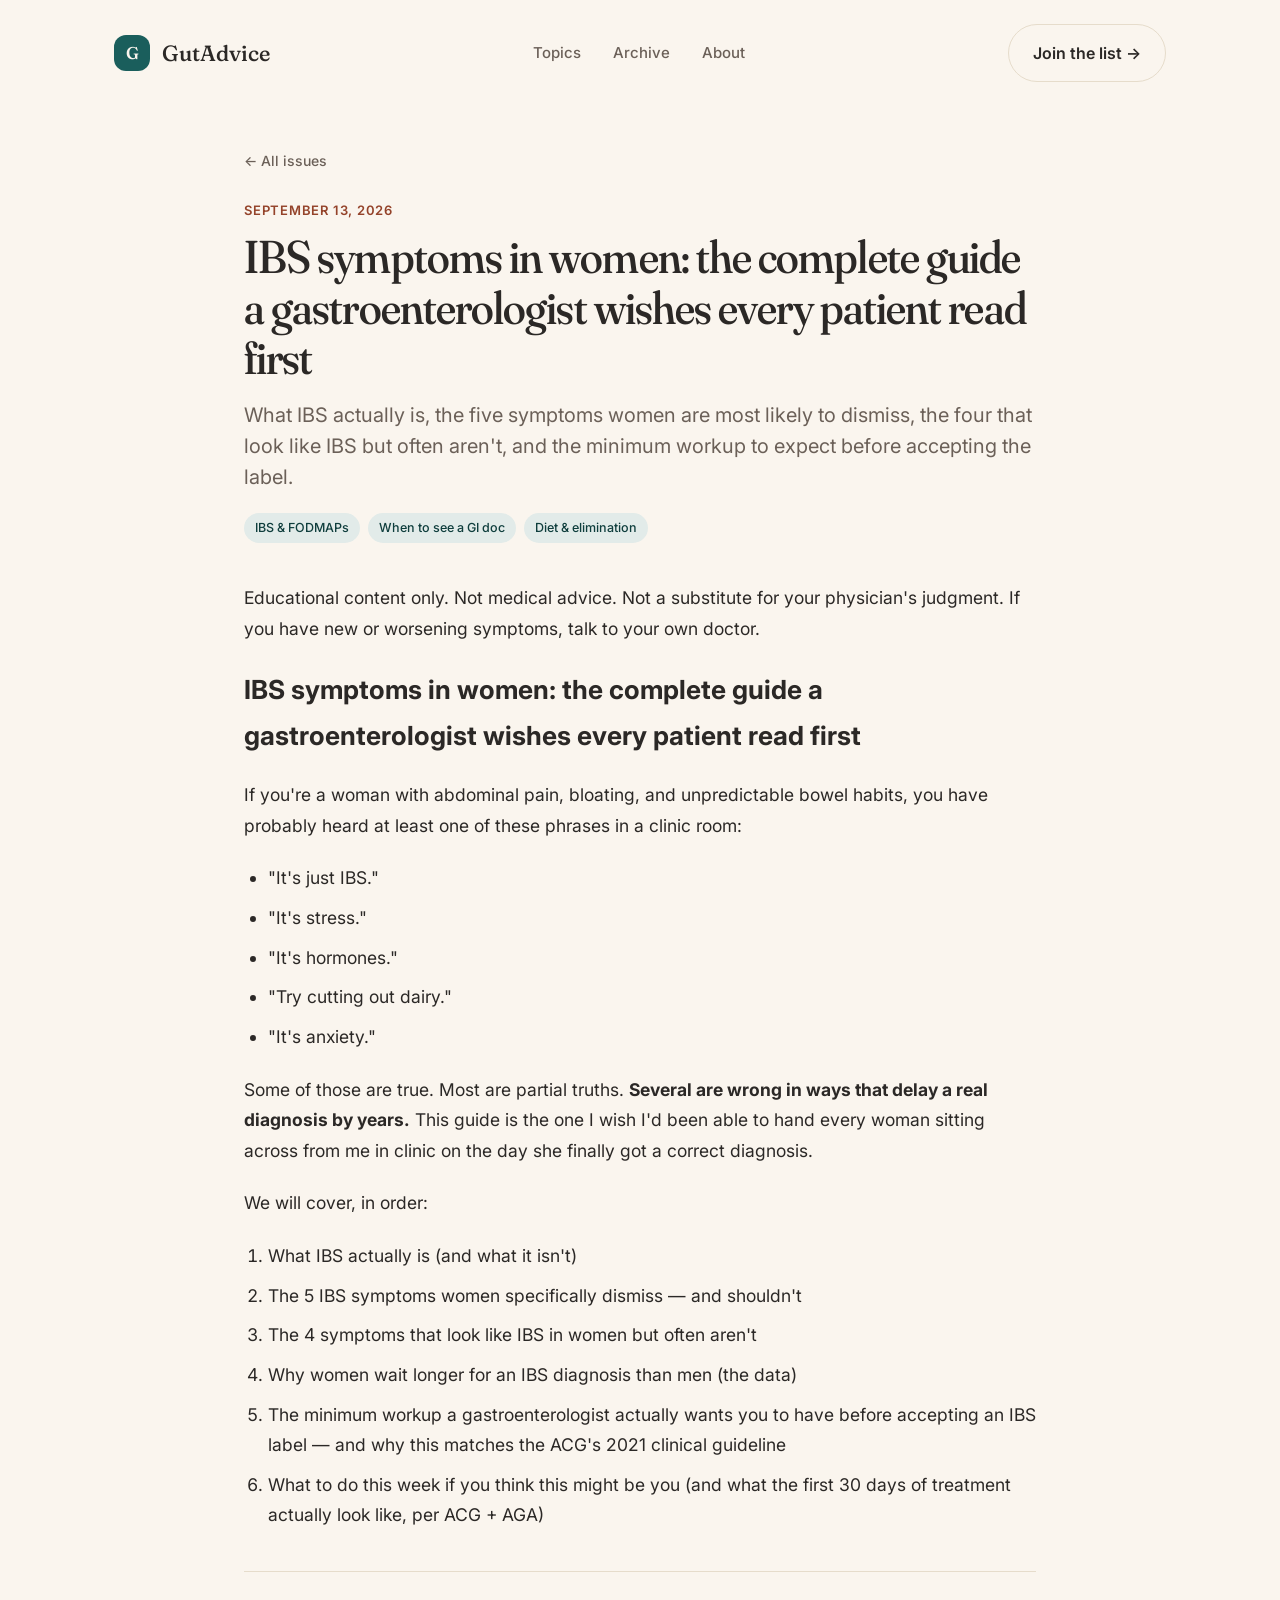
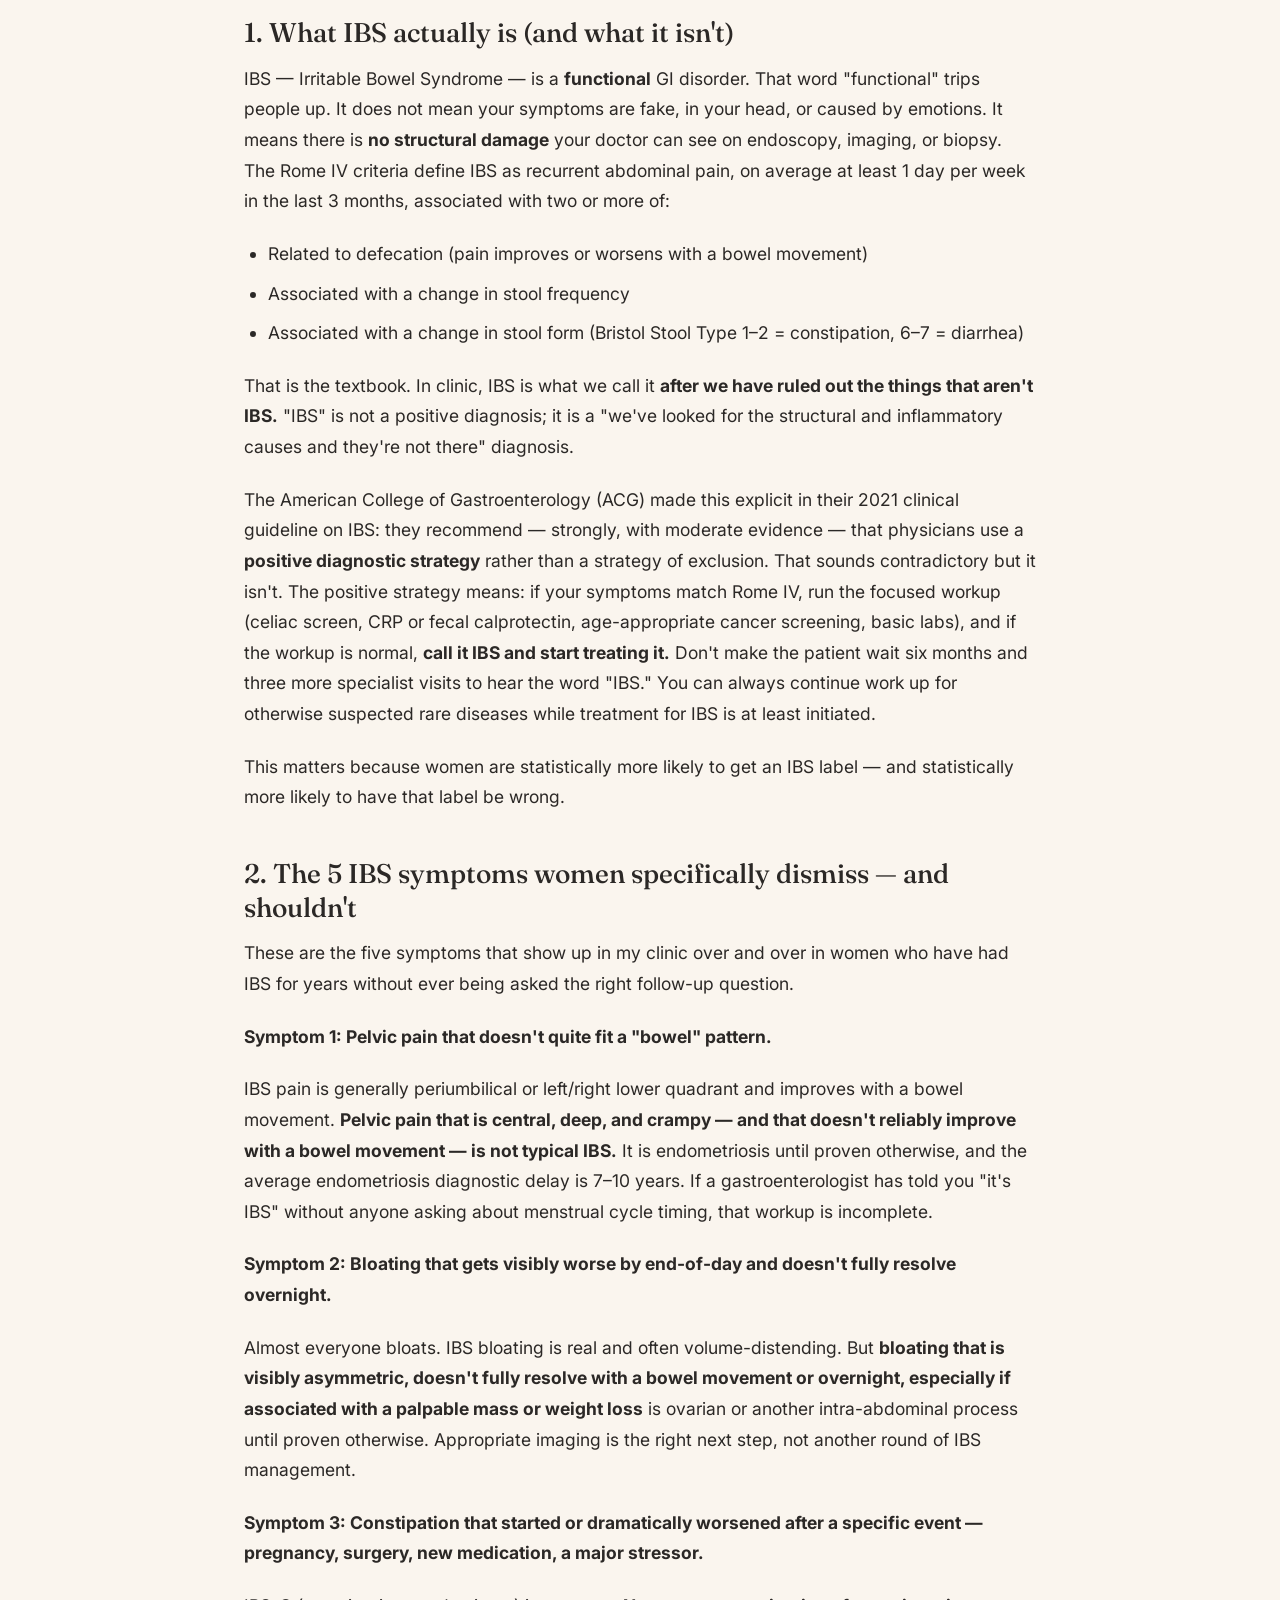
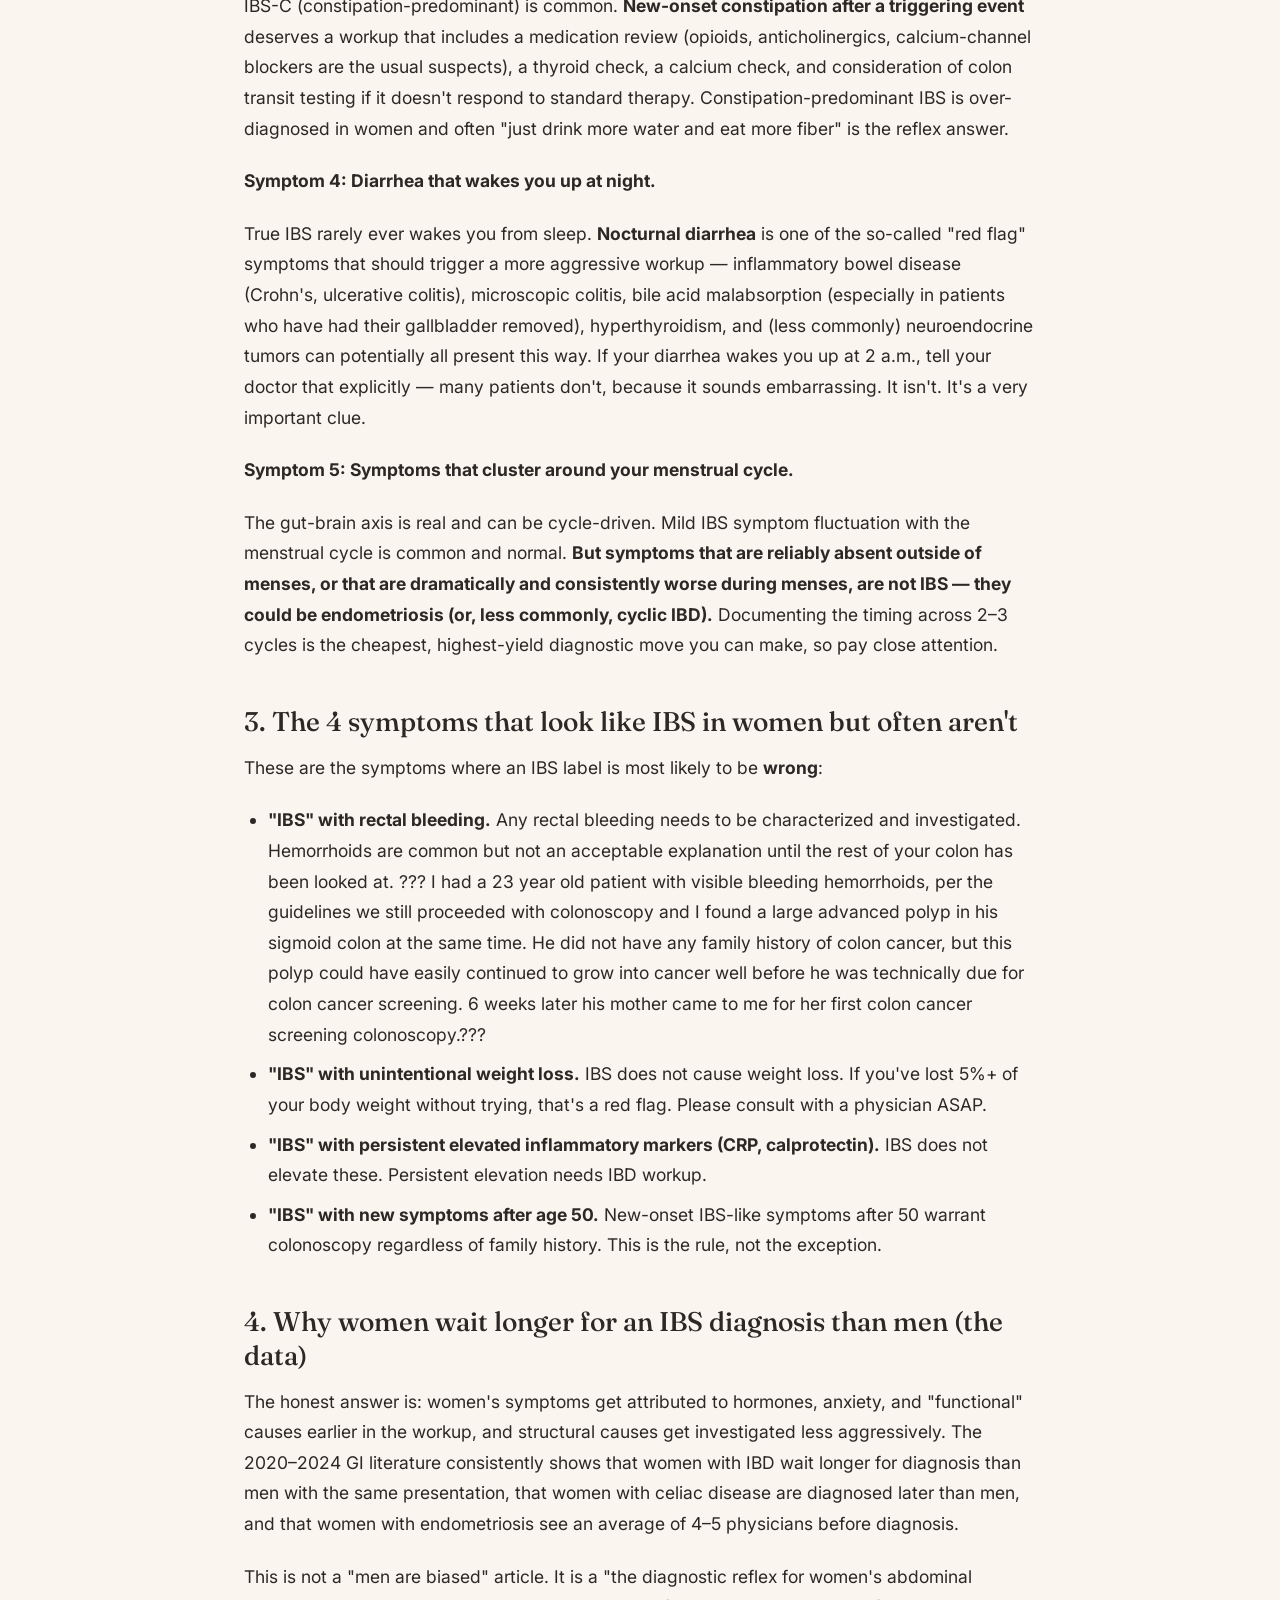
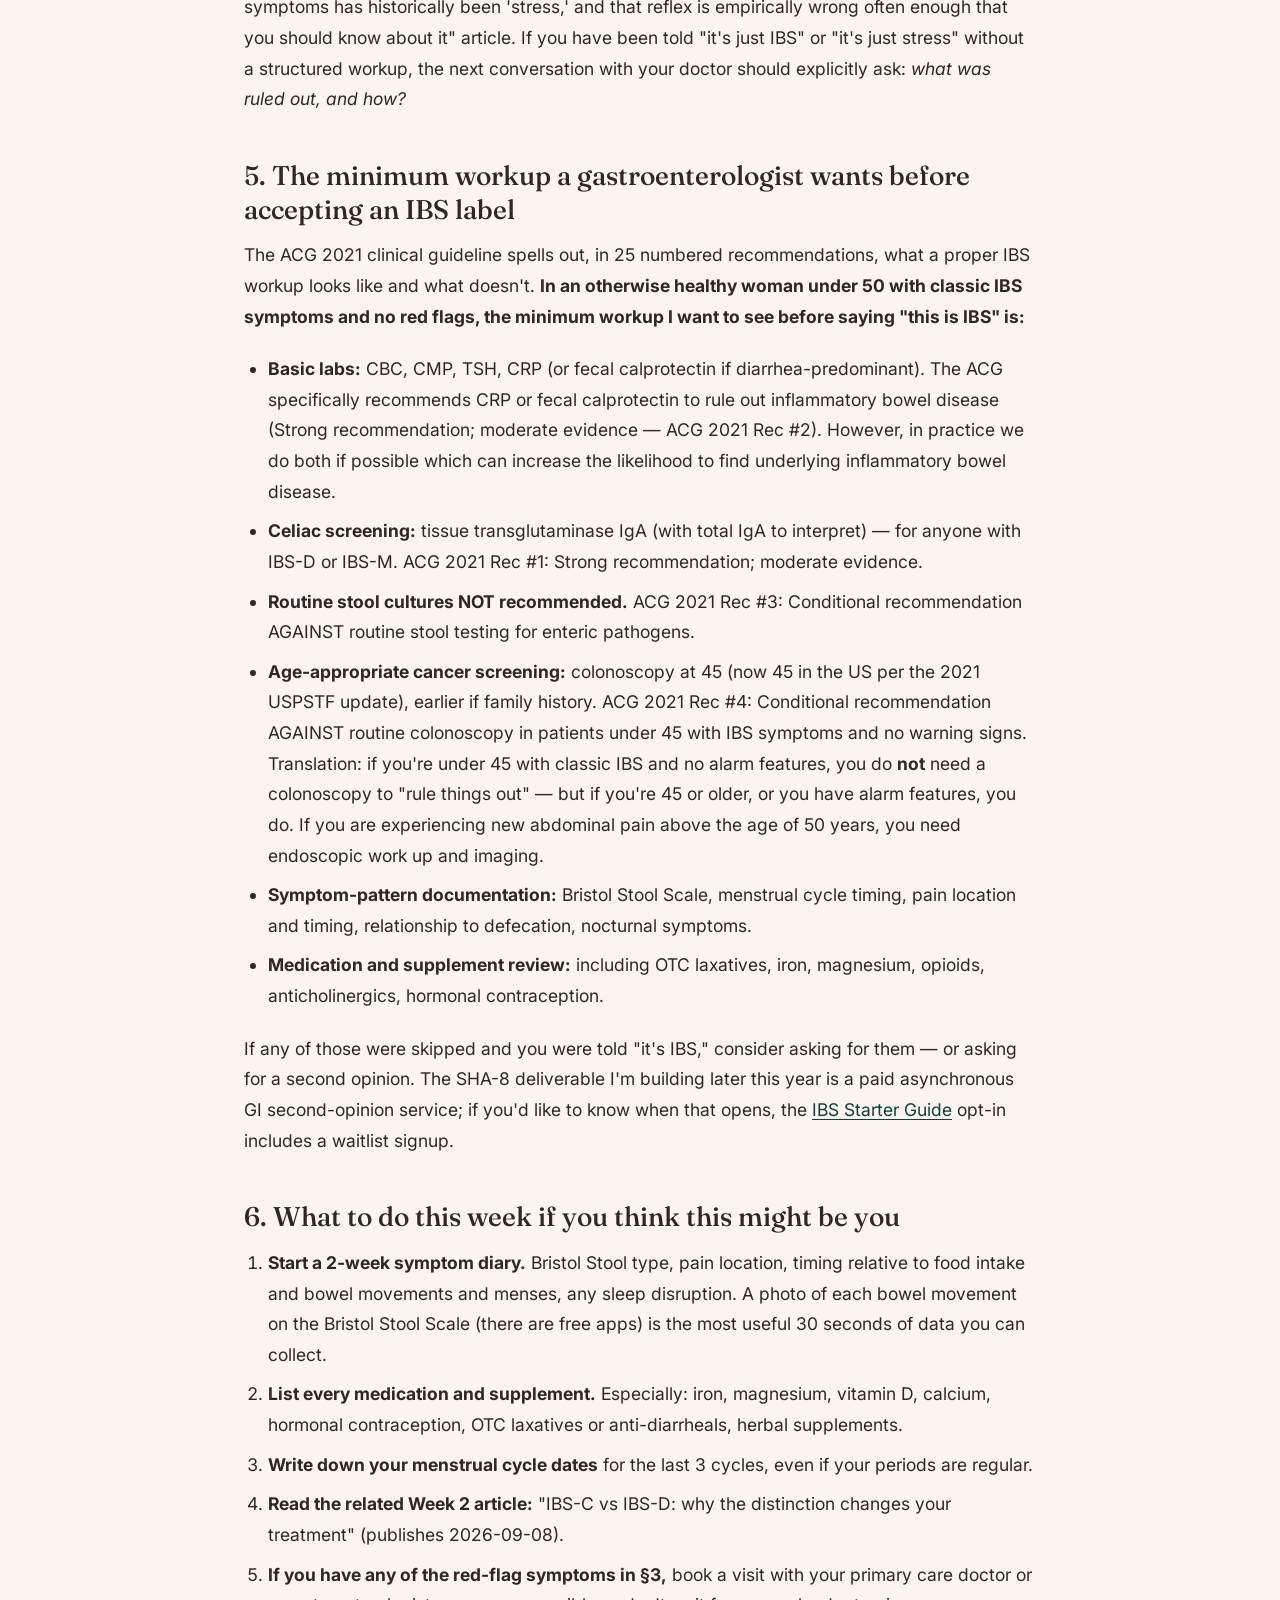
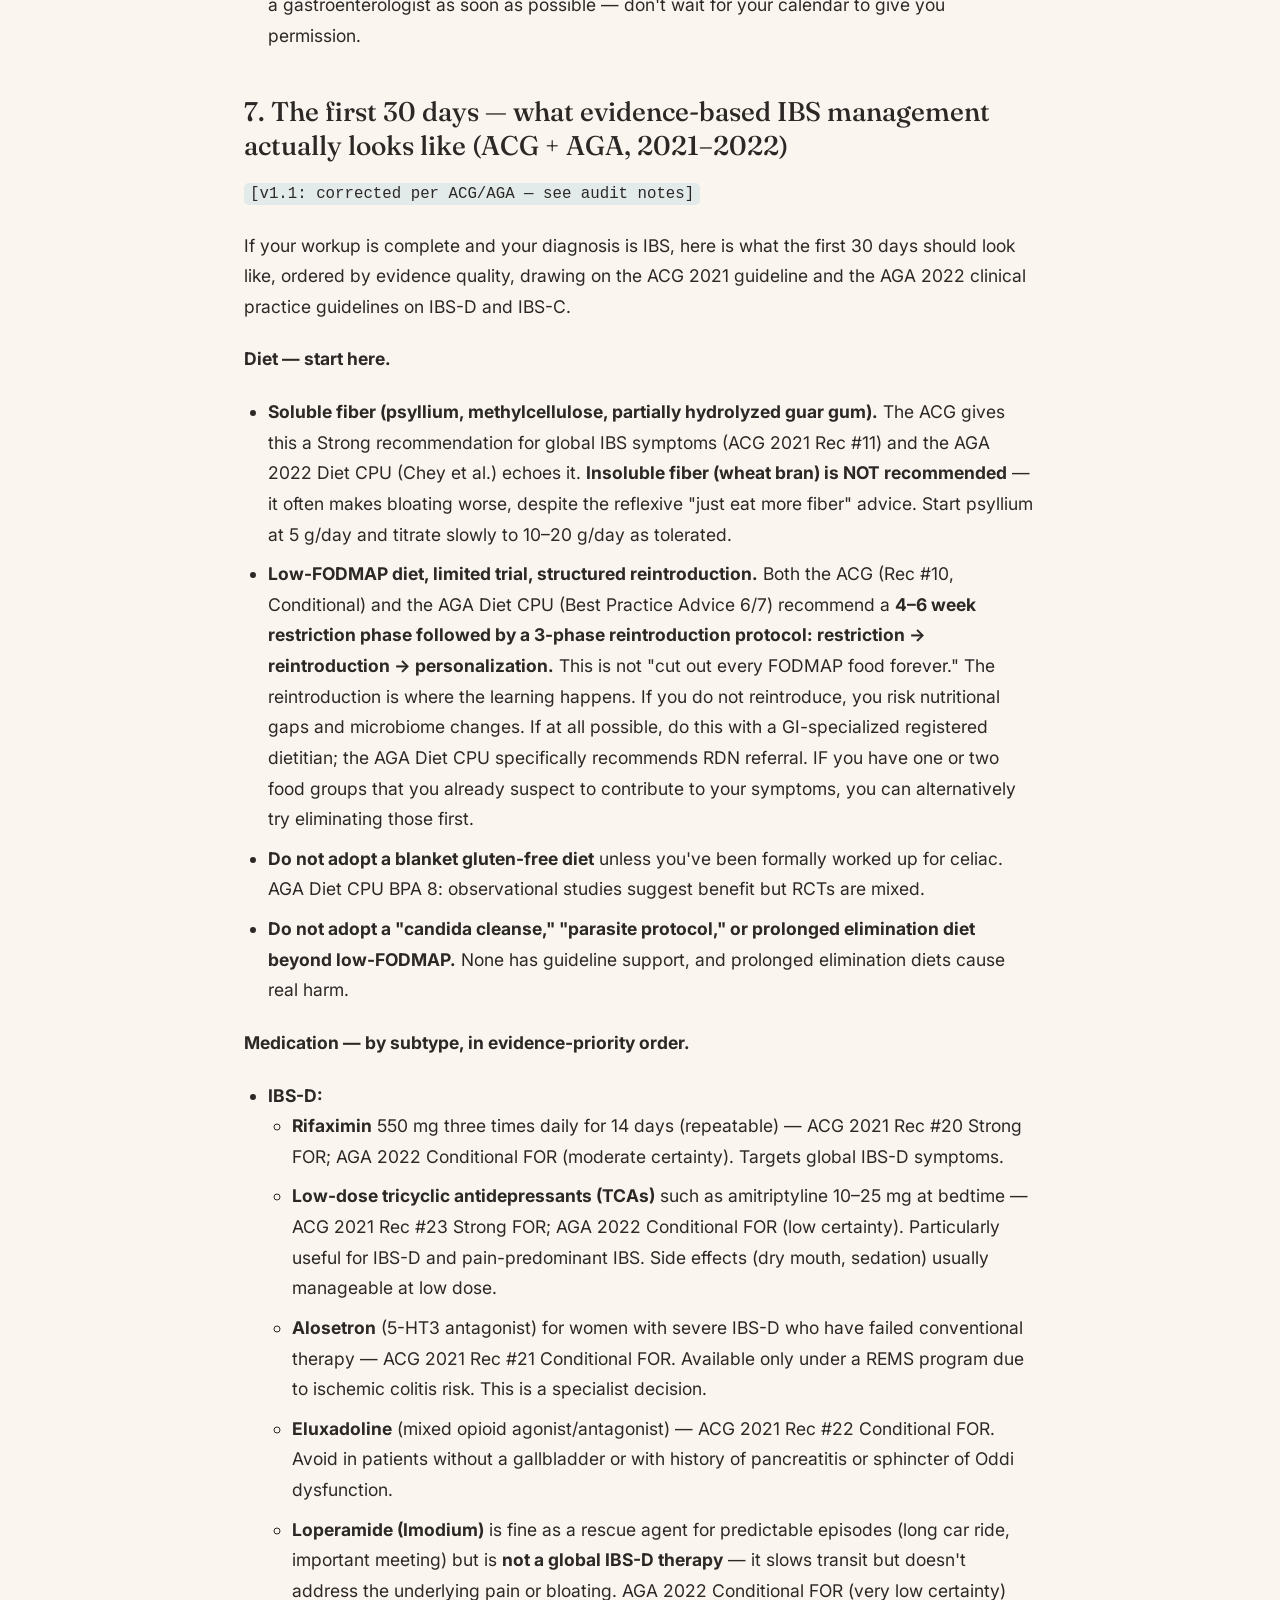
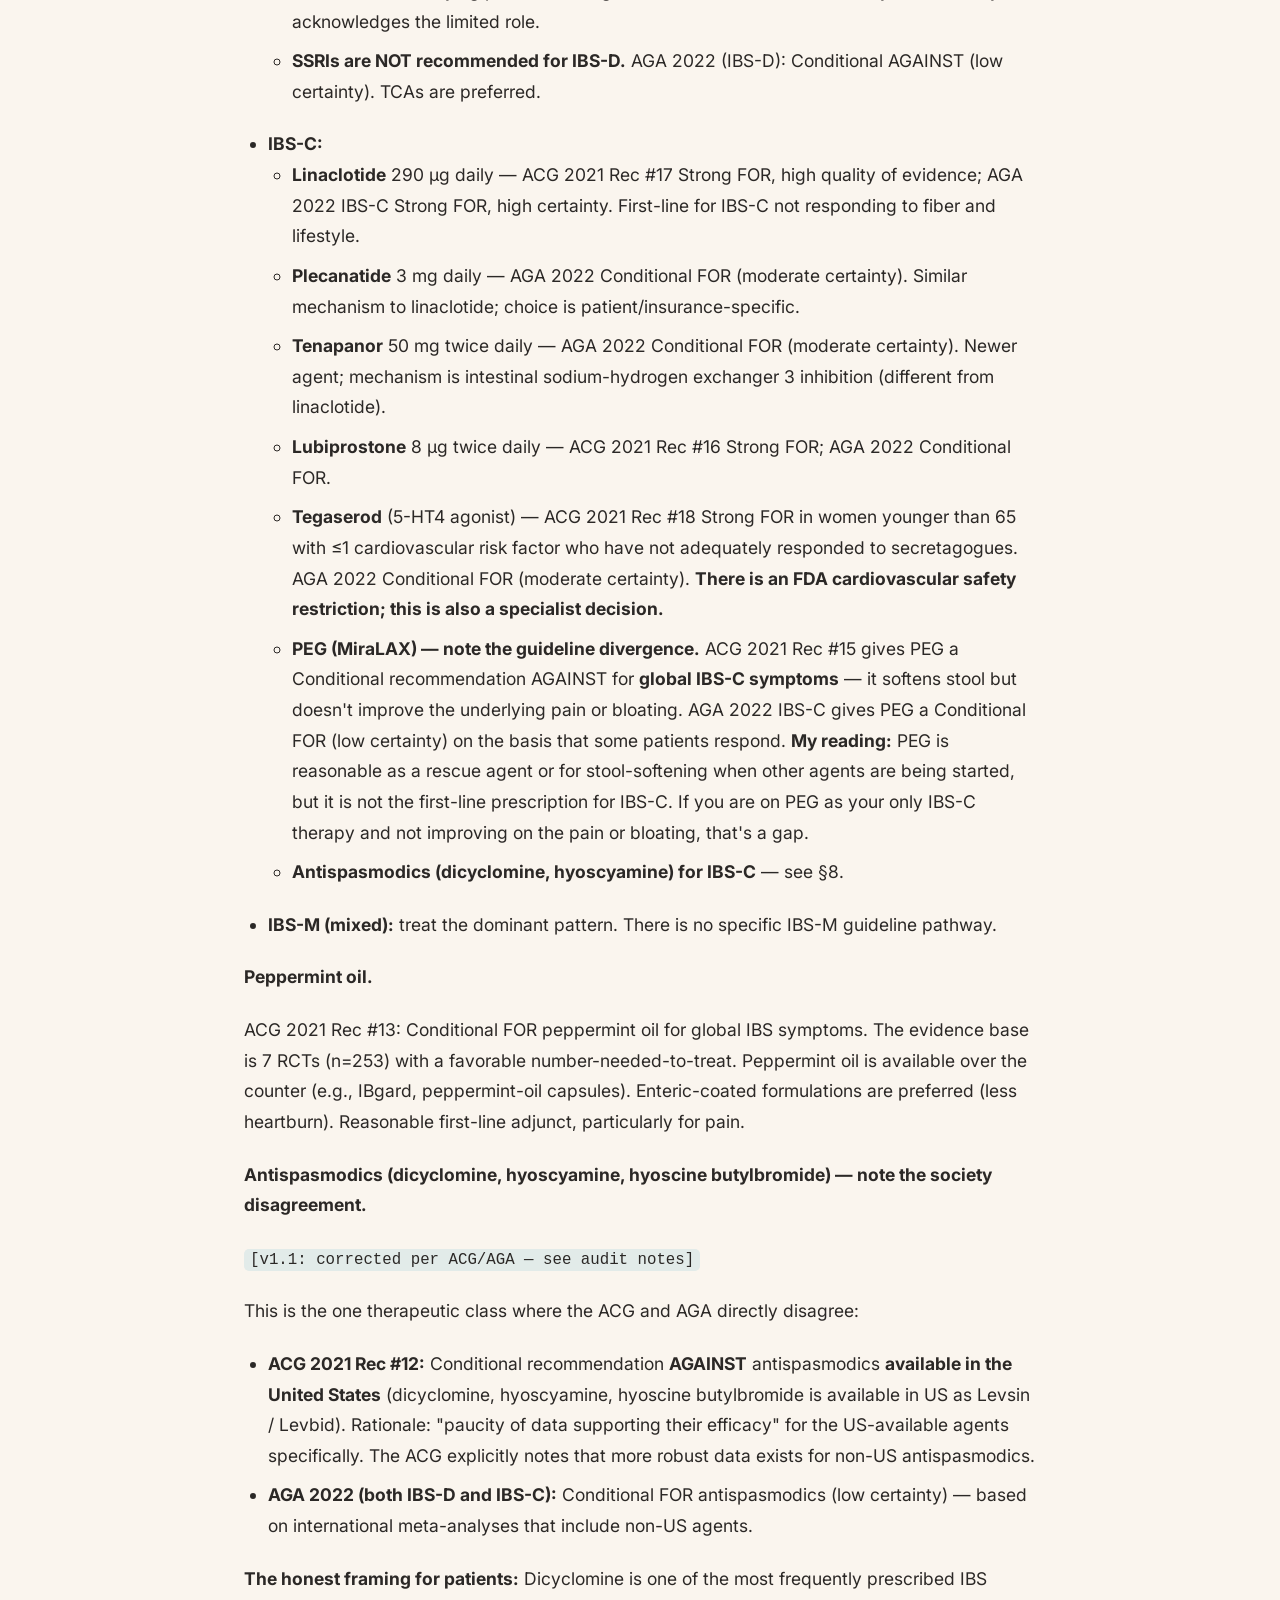
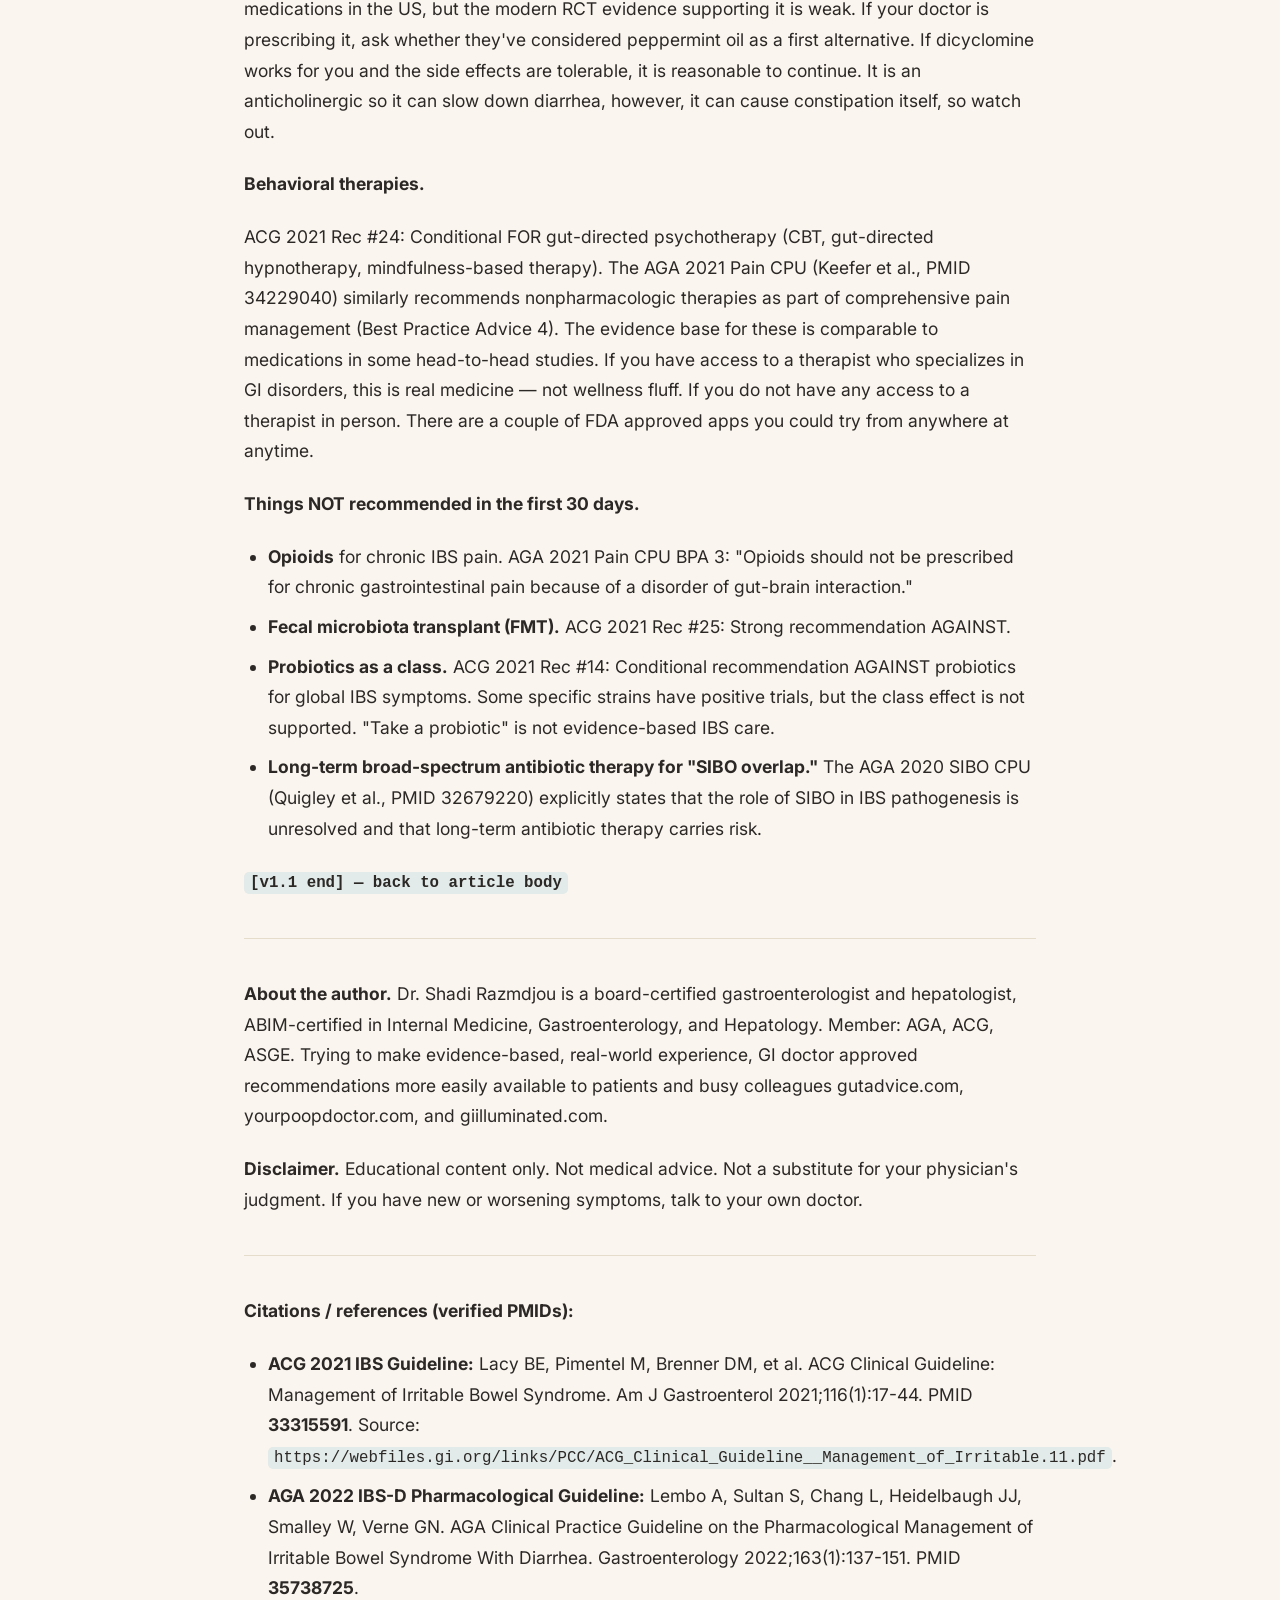
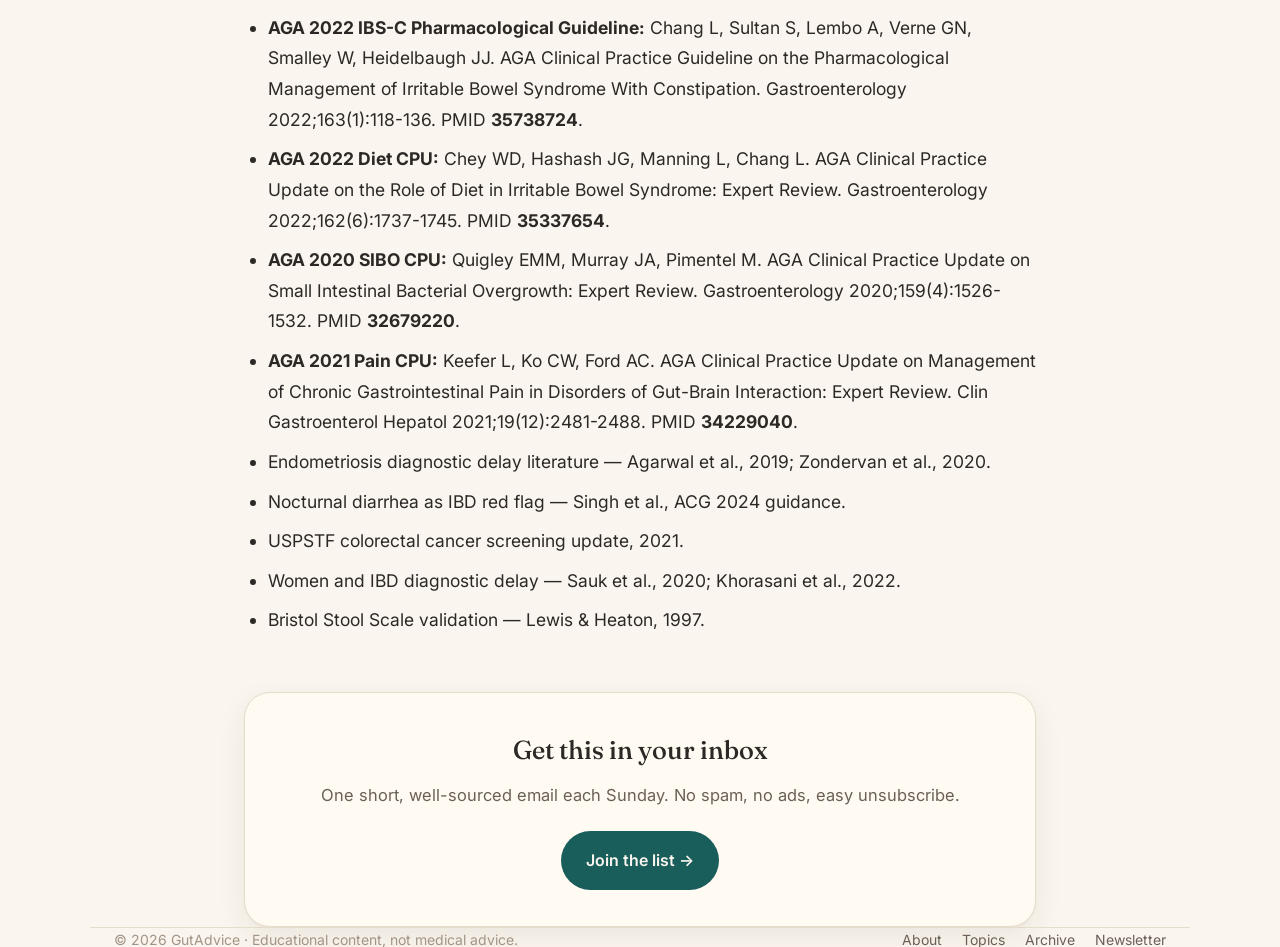
<file: issues/2026-09-13-ibs-symptoms-in-women-the-complete-guide-a-gastroenterologist-wishes-every-patient-read-first.html>
<!DOCTYPE html>
<html lang="en">
<head>
  <meta charset="UTF-8" />
  <meta name="viewport" content="width=device-width, initial-scale=1.0" />
  <title>IBS symptoms in women: the complete guide a gastroenterologist wishes every patient read first — GutAdvice</title>
  <meta name="description" content="What IBS actually is, the five symptoms women are most likely to dismiss, the four that look like IBS but often aren't, and the minimum workup to expect before accepting the label." />
  <meta property="og:title" content="IBS symptoms in women: the complete guide a gastroenterologist wishes every patient read first — GutAdvice" />
  <meta property="og:description" content="What IBS actually is, the five symptoms women are most likely to dismiss, the four that look like IBS but often aren't, and the minimum workup to expect before accepting the label." />
  <meta property="og:type" content="article" />
  <meta property="og:url" content="https://gutadvice.com/issues/2026-09-13-ibs-symptoms-in-women-the-complete-guide-a-gastroenterologist-wishes-every-patient-read-first.html" />
  <meta property="article:published_time" content="2026-09-13" />
  <meta name="theme-color" content="#1a5e5c" />
  <link rel="canonical" href="https://gutadvice.com/issues/2026-09-13-ibs-symptoms-in-women-the-complete-guide-a-gastroenterologist-wishes-every-patient-read-first.html" />
  <link rel="icon" href="data:image/svg+xml,%3Csvg xmlns='http://www.w3.org/2000/svg' viewBox='0 0 32 32'%3E%3Crect width='32' height='32' rx='8' fill='%231a5e5c'/%3E%3Ctext x='16' y='22' font-family='Georgia,serif' font-size='18' fill='%23faf5ee' text-anchor='middle' font-weight='700'%3EG%3C/text%3E%3C/svg%3E" />
  <link rel="preconnect" href="https://fonts.googleapis.com">
  <link rel="preconnect" href="https://fonts.gstatic.com" crossorigin>
  <link href="https://fonts.googleapis.com/css2?family=Fraunces:opsz,wght@9..144,400;9..144,500;9..144,600;9..144,700;9..144,800&family=Inter:wght@400;500;600;700&display=swap" rel="stylesheet">
  <link rel="stylesheet" href="../site.css" />
</head>
<body>
  <header class="container">
    <nav class="nav">
      <a class="brand" href="../">
        <span class="brand-mark">G</span>
        <span class="brand-name">GutAdvice</span>
      </a>
      <div class="nav-links">
        <a href="../#topics">Topics</a>
        <a href="../archive.html">Archive</a>
        <a href="../#about">About</a>
      </div>
      <a class="nav-cta btn btn-ghost" href="../#newsletter">Join the list →</a>
    </nav>
  </header>

  <main class="container">
    <article class="issue">
      <a class="issue-back" href="../archive.html">← All issues</a>

      <header class="issue-header">
        <time class="issue-date" datetime="2026-09-13">September 13, 2026</time>
        <h1>IBS symptoms in women: the complete guide a gastroenterologist wishes every patient read first</h1>
        <p class="issue-standfirst">What IBS actually is, the five symptoms women are most likely to dismiss, the four that look like IBS but often aren't, and the minimum workup to expect before accepting the label.</p>
        <div class="issue-tags"><a class="issue-tag" href="../archive.html?tag=ibs-fodmaps">IBS &amp; FODMAPs</a><a class="issue-tag" href="../archive.html?tag=see-a-gi-doc">When to see a GI doc</a><a class="issue-tag" href="../archive.html?tag=diet-elimination">Diet &amp; elimination</a></div>
      </header>

      <div class="issue-body">
        <!-- ▼▼ PASTE THE ISSUE BODY HERE ▼▼
             Plain HTML: <p>, <h2>, <ul>, <ol>, <blockquote>, <a>.
             Don't paste MailerLite's email HTML — it's table markup and
             will fight site.css. Copy the text, wrap it in these tags. -->

        <p>Educational content only. Not medical advice. Not a substitute for your physician's judgment. If you have new or worsening symptoms, talk to your own doctor.</p>
        <h1>IBS symptoms in women: the complete guide a gastroenterologist wishes every patient read first</h1>
        <p>If you're a woman with abdominal pain, bloating, and unpredictable bowel habits, you have probably heard at least one of these phrases in a clinic room:</p>
        <ul>
        <li>&quot;It's just IBS.&quot;</li>
        <li>&quot;It's stress.&quot;</li>
        <li>&quot;It's hormones.&quot;</li>
        <li>&quot;Try cutting out dairy.&quot;</li>
        <li>&quot;It's anxiety.&quot;</li>
        </ul>
        <p>Some of those are true. Most are partial truths. <strong>Several are wrong in ways that delay a real diagnosis by years.</strong> This guide is the one I wish I'd been able to hand every woman sitting across from me in clinic on the day she finally got a correct diagnosis.</p>
        <p>We will cover, in order:</p>
        <ol>
        <li>What IBS actually is (and what it isn't)</li>
        <li>The 5 IBS symptoms women specifically dismiss — and shouldn't</li>
        <li>The 4 symptoms that look like IBS in women but often aren't</li>
        <li>Why women wait longer for an IBS diagnosis than men (the data)</li>
        <li>The minimum workup a gastroenterologist actually wants you to have before accepting an IBS label — and why this matches the ACG's 2021 clinical guideline</li>
        <li>What to do this week if you think this might be you (and what the first 30 days of treatment actually look like, per ACG + AGA)</li>
        </ol>
        <hr />
        <h2>1. What IBS actually is (and what it isn't)</h2>
        <p>IBS — Irritable Bowel Syndrome — is a <strong>functional</strong> GI disorder. That word &quot;functional&quot; trips people up. It does not mean your symptoms are fake, in your head, or caused by emotions. It means there is <strong>no structural damage</strong> your doctor can see on endoscopy, imaging, or biopsy. The Rome IV criteria define IBS as recurrent abdominal pain, on average at least 1 day per week in the last 3 months, associated with two or more of:</p>
        <ul>
        <li>Related to defecation (pain improves or worsens with a bowel movement)</li>
        <li>Associated with a change in stool frequency</li>
        <li>Associated with a change in stool form (Bristol Stool Type 1–2 = constipation, 6–7 = diarrhea)</li>
        </ul>
        <p>That is the textbook. In clinic, IBS is what we call it <strong>after we have ruled out the things that aren't IBS.</strong> &quot;IBS&quot; is not a positive diagnosis; it is a &quot;we've looked for the structural and inflammatory causes and they're not there&quot; diagnosis.</p>
        <p>The American College of Gastroenterology (ACG) made this explicit in their 2021 clinical guideline on IBS: they recommend — strongly, with moderate evidence — that physicians use a <strong>positive diagnostic strategy</strong> rather than a strategy of exclusion. That sounds contradictory but it isn't. The positive strategy means: if your symptoms match Rome IV, run the focused workup (celiac screen, CRP or fecal calprotectin, age-appropriate cancer screening, basic labs), and if the workup is normal, <strong>call it IBS and start treating it.</strong> Don't make the patient wait six months and three more specialist visits to hear the word &quot;IBS.&quot; You can always continue work up for otherwise suspected rare diseases while treatment for IBS is at least initiated.</p>
        <p>This matters because women are statistically more likely to get an IBS label — and statistically more likely to have that label be wrong.</p>
        <h2>2. The 5 IBS symptoms women specifically dismiss — and shouldn't</h2>
        <p>These are the five symptoms that show up in my clinic over and over in women who have had IBS for years without ever being asked the right follow-up question.</p>
        <p><strong>Symptom 1: Pelvic pain that doesn't quite fit a &quot;bowel&quot; pattern.</strong></p>
        <p>IBS pain is generally periumbilical or left/right lower quadrant and improves with a bowel movement. <strong>Pelvic pain that is central, deep, and crampy — and that doesn't reliably improve with a bowel movement — is not typical IBS.</strong> It is endometriosis until proven otherwise, and the average endometriosis diagnostic delay is 7–10 years. If a gastroenterologist has told you &quot;it's IBS&quot; without anyone asking about menstrual cycle timing, that workup is incomplete.</p>
        <p><strong>Symptom 2: Bloating that gets visibly worse by end-of-day and doesn't fully resolve overnight.</strong></p>
        <p>Almost everyone bloats. IBS bloating is real and often volume-distending. But <strong>bloating that is visibly asymmetric, doesn't fully resolve with a bowel movement or overnight, especially if associated with a palpable mass or weight loss</strong> is ovarian or another intra-abdominal process until proven otherwise. Appropriate imaging is the right next step, not another round of IBS management.</p>
        <p><strong>Symptom 3: Constipation that started or dramatically worsened after a specific event — pregnancy, surgery, new medication, a major stressor.</strong></p>
        <p>IBS-C (constipation-predominant) is common. <strong>New-onset constipation after a triggering event</strong> deserves a workup that includes a medication review (opioids, anticholinergics, calcium-channel blockers are the usual suspects), a thyroid check, a calcium check, and consideration of colon transit testing if it doesn't respond to standard therapy. Constipation-predominant IBS is over-diagnosed in women and often &quot;just drink more water and eat more fiber&quot; is the reflex answer.</p>
        <p><strong>Symptom 4: Diarrhea that wakes you up at night.</strong></p>
        <p>True IBS rarely ever wakes you from sleep. <strong>Nocturnal diarrhea</strong> is one of the so-called &quot;red flag&quot; symptoms that should trigger a more aggressive workup — inflammatory bowel disease (Crohn's, ulcerative colitis), microscopic colitis, bile acid malabsorption (especially in patients who have had their gallbladder removed), hyperthyroidism, and (less commonly) neuroendocrine tumors can potentially all present this way. If your diarrhea wakes you up at 2 a.m., tell your doctor that explicitly — many patients don't, because it sounds embarrassing. It isn't. It's a very important clue.</p>
        <p><strong>Symptom 5: Symptoms that cluster around your menstrual cycle.</strong></p>
        <p>The gut-brain axis is real and can be cycle-driven. Mild IBS symptom fluctuation with the menstrual cycle is common and normal. <strong>But symptoms that are reliably absent outside of menses, or that are dramatically and consistently worse during menses, are not IBS — they could be endometriosis (or, less commonly, cyclic IBD).</strong> Documenting the timing across 2–3 cycles is the cheapest, highest-yield diagnostic move you can make, so pay close attention.</p>
        <h2>3. The 4 symptoms that look like IBS in women but often aren't</h2>
        <p>These are the symptoms where an IBS label is most likely to be <strong>wrong</strong>:</p>
        <ul>
        <li><strong>&quot;IBS&quot; with rectal bleeding.</strong> Any rectal bleeding needs to be characterized and investigated. Hemorrhoids are common but not an acceptable explanation until the rest of your colon has been looked at. ??? I had a 23 year old patient with visible bleeding hemorrhoids, per the guidelines we still proceeded with colonoscopy and I found a large advanced polyp in his sigmoid colon at the same time. He did not have any family history of colon cancer, but this polyp could have easily continued to grow into cancer well before he was technically due for colon cancer screening. 6 weeks later his mother came to me for her first colon cancer screening colonoscopy.???</li>
        <li><strong>&quot;IBS&quot; with unintentional weight loss.</strong> IBS does not cause weight loss. If you've lost 5%+ of your body weight without trying, that's a red flag. Please consult with a physician ASAP.</li>
        <li><strong>&quot;IBS&quot; with persistent elevated inflammatory markers (CRP, calprotectin).</strong> IBS does not elevate these. Persistent elevation needs IBD workup.</li>
        <li><strong>&quot;IBS&quot; with new symptoms after age 50.</strong> New-onset IBS-like symptoms after 50 warrant colonoscopy regardless of family history. This is the rule, not the exception.</li>
        </ul>
        <h2>4. Why women wait longer for an IBS diagnosis than men (the data)</h2>
        <p>The honest answer is: women's symptoms get attributed to hormones, anxiety, and &quot;functional&quot; causes earlier in the workup, and structural causes get investigated less aggressively. The 2020–2024 GI literature consistently shows that women with IBD wait longer for diagnosis than men with the same presentation, that women with celiac disease are diagnosed later than men, and that women with endometriosis see an average of 4–5 physicians before diagnosis.</p>
        <p>This is not a &quot;men are biased&quot; article. It is a &quot;the diagnostic reflex for women's abdominal symptoms has historically been 'stress,' and that reflex is empirically wrong often enough that you should know about it&quot; article. If you have been told &quot;it's just IBS&quot; or &quot;it's just stress&quot; without a structured workup, the next conversation with your doctor should explicitly ask: <em>what was ruled out, and how?</em></p>
        <h2>5. The minimum workup a gastroenterologist wants before accepting an IBS label</h2>
        <p>The ACG 2021 clinical guideline spells out, in 25 numbered recommendations, what a proper IBS workup looks like and what doesn't. <strong>In an otherwise healthy woman under 50 with classic IBS symptoms and no red flags, the minimum workup I want to see before saying &quot;this is IBS&quot; is:</strong></p>
        <ul>
        <li><strong>Basic labs:</strong> CBC, CMP, TSH, CRP (or fecal calprotectin if diarrhea-predominant). The ACG specifically recommends CRP or fecal calprotectin to rule out inflammatory bowel disease (Strong recommendation; moderate evidence — ACG 2021 Rec #2). However, in practice we do both if possible which can increase the likelihood to find underlying inflammatory bowel disease.</li>
        <li><strong>Celiac screening:</strong> tissue transglutaminase IgA (with total IgA to interpret) — for anyone with IBS-D or IBS-M. ACG 2021 Rec #1: Strong recommendation; moderate evidence.</li>
        <li><strong>Routine stool cultures NOT recommended.</strong> ACG 2021 Rec #3: Conditional recommendation AGAINST routine stool testing for enteric pathogens.</li>
        <li><strong>Age-appropriate cancer screening:</strong> colonoscopy at 45 (now 45 in the US per the 2021 USPSTF update), earlier if family history. ACG 2021 Rec #4: Conditional recommendation AGAINST routine colonoscopy in patients under 45 with IBS symptoms and no warning signs. Translation: if you're under 45 with classic IBS and no alarm features, you do <strong>not</strong> need a colonoscopy to &quot;rule things out&quot; — but if you're 45 or older, or you have alarm features, you do. If you are experiencing new abdominal pain above the age of 50 years, you need  endoscopic work up and imaging.</li>
        <li><strong>Symptom-pattern documentation:</strong> Bristol Stool Scale, menstrual cycle timing, pain location and timing, relationship to defecation, nocturnal symptoms.</li>
        <li><strong>Medication and supplement review:</strong> including OTC laxatives, iron, magnesium, opioids, anticholinergics, hormonal contraception.</li>
        </ul>
        <p>If any of those were skipped and you were told &quot;it's IBS,&quot; consider asking for them — or asking for a second opinion. The SHA-8 deliverable I'm building later this year is a paid asynchronous GI second-opinion service; if you'd like to know when that opens, the <a href="#">IBS Starter Guide</a> opt-in includes a waitlist signup.</p>
        <h2>6. What to do this week if you think this might be you</h2>
        <ol>
        <li><strong>Start a 2-week symptom diary.</strong> Bristol Stool type, pain location, timing relative to food intake and bowel movements and menses, any sleep disruption. A photo of each bowel movement on the Bristol Stool Scale (there are free apps) is the most useful 30 seconds of data you can collect.</li>
        <li><strong>List every medication and supplement.</strong> Especially: iron, magnesium, vitamin D, calcium, hormonal contraception, OTC laxatives or anti-diarrheals, herbal supplements.</li>
        <li><strong>Write down your menstrual cycle dates</strong> for the last 3 cycles, even if your periods are regular.</li>
        <li><strong>Read the related Week 2 article:</strong> &quot;IBS-C vs IBS-D: why the distinction changes your treatment&quot; (publishes 2026-09-08).</li>
        <li><strong>If you have any of the red-flag symptoms in §3,</strong> book a visit with your primary care doctor or a gastroenterologist as soon as possible — don't wait for your calendar to give you permission.</li>
        </ol>
        <h2>7. The first 30 days — what evidence-based IBS management actually looks like (ACG + AGA, 2021–2022)</h2>
        <p><code>[v1.1: corrected per ACG/AGA — see audit notes]</code></p>
        <p>If your workup is complete and your diagnosis is IBS, here is what the first 30 days should look like, ordered by evidence quality, drawing on the ACG 2021 guideline and the AGA 2022 clinical practice guidelines on IBS-D and IBS-C.</p>
        <p><strong>Diet — start here.</strong></p>
        <ul>
        <li><strong>Soluble fiber (psyllium, methylcellulose, partially hydrolyzed guar gum).</strong> The ACG gives this a Strong recommendation for global IBS symptoms (ACG 2021 Rec #11) and the AGA 2022 Diet CPU (Chey et al.) echoes it. <strong>Insoluble fiber (wheat bran) is NOT recommended</strong> — it often makes bloating worse, despite the reflexive &quot;just eat more fiber&quot; advice. Start psyllium at 5 g/day and titrate slowly to 10–20 g/day as tolerated.</li>
        <li><strong>Low-FODMAP diet, limited trial, structured reintroduction.</strong> Both the ACG (Rec #10, Conditional) and the AGA Diet CPU (Best Practice Advice 6/7) recommend a <strong>4–6 week restriction phase followed by a 3-phase reintroduction protocol: restriction → reintroduction → personalization.</strong> This is not &quot;cut out every FODMAP food forever.&quot; The reintroduction is where the learning happens. If you do not reintroduce, you risk nutritional gaps and microbiome changes. If at all possible, do this with a GI-specialized registered dietitian; the AGA Diet CPU specifically recommends RDN referral. IF you have one or two food groups that you already suspect to contribute to your symptoms, you can alternatively try eliminating those first.</li>
        <li><strong>Do not adopt a blanket gluten-free diet</strong> unless you've been formally worked up for celiac. AGA Diet CPU BPA 8: observational studies suggest benefit but RCTs are mixed.</li>
        <li><strong>Do not adopt a &quot;candida cleanse,&quot; &quot;parasite protocol,&quot; or prolonged elimination diet beyond low-FODMAP.</strong> None has guideline support, and prolonged elimination diets cause real harm.</li>
        </ul>
        <p><strong>Medication — by subtype, in evidence-priority order.</strong></p>
        <ul>
        <li><strong>IBS-D:</strong><ul>
        <li><strong>Rifaximin</strong> 550 mg three times daily for 14 days (repeatable) — ACG 2021 Rec #20 Strong FOR; AGA 2022 Conditional FOR (moderate certainty). Targets global IBS-D symptoms.</li>
        <li><strong>Low-dose tricyclic antidepressants (TCAs)</strong> such as amitriptyline 10–25 mg at bedtime — ACG 2021 Rec #23 Strong FOR; AGA 2022 Conditional FOR (low certainty). Particularly useful for IBS-D and pain-predominant IBS. Side effects (dry mouth, sedation) usually manageable at low dose.</li>
        <li><strong>Alosetron</strong> (5-HT3 antagonist) for women with severe IBS-D who have failed conventional therapy — ACG 2021 Rec #21 Conditional FOR. Available only under a REMS program due to ischemic colitis risk. This is a specialist decision.</li>
        <li><strong>Eluxadoline</strong> (mixed opioid agonist/antagonist) — ACG 2021 Rec #22 Conditional FOR. Avoid in patients without a gallbladder or with history of pancreatitis or sphincter of Oddi dysfunction.</li>
        <li><strong>Loperamide (Imodium)</strong> is fine as a rescue agent for predictable episodes (long car ride, important meeting) but is <strong>not a global IBS-D therapy</strong> — it slows transit but doesn't address the underlying pain or bloating. AGA 2022 Conditional FOR (very low certainty) acknowledges the limited role.</li>
        <li><strong>SSRIs are NOT recommended for IBS-D.</strong> AGA 2022 (IBS-D): Conditional AGAINST (low certainty). TCAs are preferred.</li>
        </ul>
        </li>
        <li><strong>IBS-C:</strong><ul>
        <li><strong>Linaclotide</strong> 290 µg daily — ACG 2021 Rec #17 Strong FOR, high quality of evidence; AGA 2022 IBS-C Strong FOR, high certainty. First-line for IBS-C not responding to fiber and lifestyle.</li>
        <li><strong>Plecanatide</strong> 3 mg daily — AGA 2022 Conditional FOR (moderate certainty). Similar mechanism to linaclotide; choice is patient/insurance-specific.</li>
        <li><strong>Tenapanor</strong> 50 mg twice daily — AGA 2022 Conditional FOR (moderate certainty). Newer agent; mechanism is intestinal sodium-hydrogen exchanger 3 inhibition (different from linaclotide).</li>
        <li><strong>Lubiprostone</strong> 8 µg twice daily — ACG 2021 Rec #16 Strong FOR; AGA 2022 Conditional FOR.</li>
        <li><strong>Tegaserod</strong> (5-HT4 agonist) — ACG 2021 Rec #18 Strong FOR in women younger than 65 with ≤1 cardiovascular risk factor who have not adequately responded to secretagogues. AGA 2022 Conditional FOR (moderate certainty). <strong>There is an FDA cardiovascular safety restriction; this is also a specialist decision.</strong></li>
        <li><strong>PEG (MiraLAX) — note the guideline divergence.</strong> ACG 2021 Rec #15 gives PEG a Conditional recommendation AGAINST for <strong>global IBS-C symptoms</strong> — it softens stool but doesn't improve the underlying pain or bloating. AGA 2022 IBS-C gives PEG a Conditional FOR (low certainty) on the basis that some patients respond. <strong>My reading:</strong> PEG is reasonable as a rescue agent or for stool-softening when other agents are being started, but it is not the first-line prescription for IBS-C. If you are on PEG as your only IBS-C therapy and not improving on the pain or bloating, that's a gap.</li>
        <li><strong>Antispasmodics (dicyclomine, hyoscyamine) for IBS-C</strong> — see §8.</li>
        </ul>
        </li>
        <li><strong>IBS-M (mixed):</strong> treat the dominant pattern. There is no specific IBS-M guideline pathway.</li>
        </ul>
        <p><strong>Peppermint oil.</strong></p>
        <p>ACG 2021 Rec #13: Conditional FOR peppermint oil for global IBS symptoms. The evidence base is 7 RCTs (n=253) with a favorable number-needed-to-treat. Peppermint oil is available over the counter (e.g., IBgard, peppermint-oil capsules). Enteric-coated formulations are preferred (less heartburn). Reasonable first-line adjunct, particularly for pain.</p>
        <p><strong>Antispasmodics (dicyclomine, hyoscyamine, hyoscine butylbromide) — note the society disagreement.</strong></p>
        <p><code>[v1.1: corrected per ACG/AGA — see audit notes]</code></p>
        <p>This is the one therapeutic class where the ACG and AGA directly disagree:</p>
        <ul>
        <li><strong>ACG 2021 Rec #12:</strong> Conditional recommendation <strong>AGAINST</strong> antispasmodics <strong>available in the United States</strong> (dicyclomine, hyoscyamine, hyoscine butylbromide is available in US as Levsin / Levbid). Rationale: &quot;paucity of data supporting their efficacy&quot; for the US-available agents specifically. The ACG explicitly notes that more robust data exists for non-US antispasmodics.</li>
        <li><strong>AGA 2022 (both IBS-D and IBS-C):</strong> Conditional FOR antispasmodics (low certainty) — based on international meta-analyses that include non-US agents.</li>
        </ul>
        <p><strong>The honest framing for patients:</strong> Dicyclomine is one of the most frequently prescribed IBS medications in the US, but the modern RCT evidence supporting it is weak. If your doctor is prescribing it, ask whether they've considered peppermint oil as a first alternative. If dicyclomine works for you and the side effects are tolerable, it is reasonable to continue. It is an anticholinergic so it can slow down diarrhea, however, it can cause constipation itself, so watch out.</p>
        <p><strong>Behavioral therapies.</strong></p>
        <p>ACG 2021 Rec #24: Conditional FOR gut-directed psychotherapy (CBT, gut-directed hypnotherapy, mindfulness-based therapy). The AGA 2021 Pain CPU (Keefer et al., PMID 34229040) similarly recommends nonpharmacologic therapies as part of comprehensive pain management (Best Practice Advice 4). The evidence base for these is comparable to medications in some head-to-head studies. If you have access to a therapist who specializes in GI disorders, this is real medicine — not wellness fluff. If you do not have any access to a therapist in person. There are a couple of FDA approved apps you could try from anywhere at anytime.</p>
        <p><strong>Things NOT recommended in the first 30 days.</strong></p>
        <ul>
        <li><strong>Opioids</strong> for chronic IBS pain. AGA 2021 Pain CPU BPA 3: &quot;Opioids should not be prescribed for chronic gastrointestinal pain because of a disorder of gut-brain interaction.&quot;</li>
        <li><strong>Fecal microbiota transplant (FMT).</strong> ACG 2021 Rec #25: Strong recommendation AGAINST.</li>
        <li><strong>Probiotics as a class.</strong> ACG 2021 Rec #14: Conditional recommendation AGAINST probiotics for global IBS symptoms. Some specific strains have positive trials, but the class effect is not supported. &quot;Take a probiotic&quot; is not evidence-based IBS care.</li>
        <li><strong>Long-term broad-spectrum antibiotic therapy for &quot;SIBO overlap.&quot;</strong> The AGA 2020 SIBO CPU (Quigley et al., PMID 32679220) explicitly states that the role of SIBO in IBS pathogenesis is unresolved and that long-term antibiotic therapy carries risk.</li>
        </ul>
        <p><strong><code>[v1.1 end] — back to article body</code></strong></p>
        <hr />
        <p><strong>About the author.</strong> Dr. Shadi Razmdjou is a board-certified gastroenterologist and hepatologist, ABIM-certified in Internal Medicine, Gastroenterology, and Hepatology. Member: AGA, ACG, ASGE. Trying to make evidence-based, real-world experience, GI doctor approved recommendations more easily available to patients and busy colleagues gutadvice.com, yourpoopdoctor.com, and giilluminated.com.</p>
        <p><strong>Disclaimer.</strong> Educational content only. Not medical advice. Not a substitute for your physician's judgment. If you have new or worsening symptoms, talk to your own doctor.</p>
        <hr />
        <p><strong>Citations / references (verified PMIDs):</strong></p>
        <ul>
        <li><strong>ACG 2021 IBS Guideline:</strong> Lacy BE, Pimentel M, Brenner DM, et al. ACG Clinical Guideline: Management of Irritable Bowel Syndrome. Am J Gastroenterol 2021;116(1):17-44. PMID <strong>33315591</strong>. Source: <code>https://webfiles.gi.org/links/PCC/ACG_Clinical_Guideline__Management_of_Irritable.11.pdf</code>.</li>
        <li><strong>AGA 2022 IBS-D Pharmacological Guideline:</strong> Lembo A, Sultan S, Chang L, Heidelbaugh JJ, Smalley W, Verne GN. AGA Clinical Practice Guideline on the Pharmacological Management of Irritable Bowel Syndrome With Diarrhea. Gastroenterology 2022;163(1):137-151. PMID <strong>35738725</strong>.</li>
        <li><strong>AGA 2022 IBS-C Pharmacological Guideline:</strong> Chang L, Sultan S, Lembo A, Verne GN, Smalley W, Heidelbaugh JJ. AGA Clinical Practice Guideline on the Pharmacological Management of Irritable Bowel Syndrome With Constipation. Gastroenterology 2022;163(1):118-136. PMID <strong>35738724</strong>.</li>
        <li><strong>AGA 2022 Diet CPU:</strong> Chey WD, Hashash JG, Manning L, Chang L. AGA Clinical Practice Update on the Role of Diet in Irritable Bowel Syndrome: Expert Review. Gastroenterology 2022;162(6):1737-1745. PMID <strong>35337654</strong>.</li>
        <li><strong>AGA 2020 SIBO CPU:</strong> Quigley EMM, Murray JA, Pimentel M. AGA Clinical Practice Update on Small Intestinal Bacterial Overgrowth: Expert Review. Gastroenterology 2020;159(4):1526-1532. PMID <strong>32679220</strong>.</li>
        <li><strong>AGA 2021 Pain CPU:</strong> Keefer L, Ko CW, Ford AC. AGA Clinical Practice Update on Management of Chronic Gastrointestinal Pain in Disorders of Gut-Brain Interaction: Expert Review. Clin Gastroenterol Hepatol 2021;19(12):2481-2488. PMID <strong>34229040</strong>.</li>
        <li>Endometriosis diagnostic delay literature — Agarwal et al., 2019; Zondervan et al., 2020.</li>
        <li>Nocturnal diarrhea as IBD red flag — Singh et al., ACG 2024 guidance.</li>
        <li>USPSTF colorectal cancer screening update, 2021.</li>
        <li>Women and IBD diagnostic delay — Sauk et al., 2020; Khorasani et al., 2022.</li>
        <li>Bristol Stool Scale validation — Lewis &amp; Heaton, 1997.</li>
        </ul>

        <!-- ▲▲ END ISSUE BODY ▲▲ -->
      </div>

      <aside class="issue-cta">
        <h2>Get this in your inbox</h2>
        <p>One short, well-sourced email each Sunday. No spam, no ads, easy unsubscribe.</p>
        <a class="btn btn-primary" href="../#newsletter">Join the list →</a>
      </aside>
    </article>
  </main>

  <footer class="container">
    <div class="footer-row">
      <div>© 2026 GutAdvice · Educational content, not medical advice.</div>
      <div class="footer-links">
        <a href="../#about">About</a>
        <a href="../#topics">Topics</a>
        <a href="../archive.html">Archive</a>
        <a href="../#newsletter">Newsletter</a>
      </div>
    </div>
  </footer>
</body>
</html>
</file>
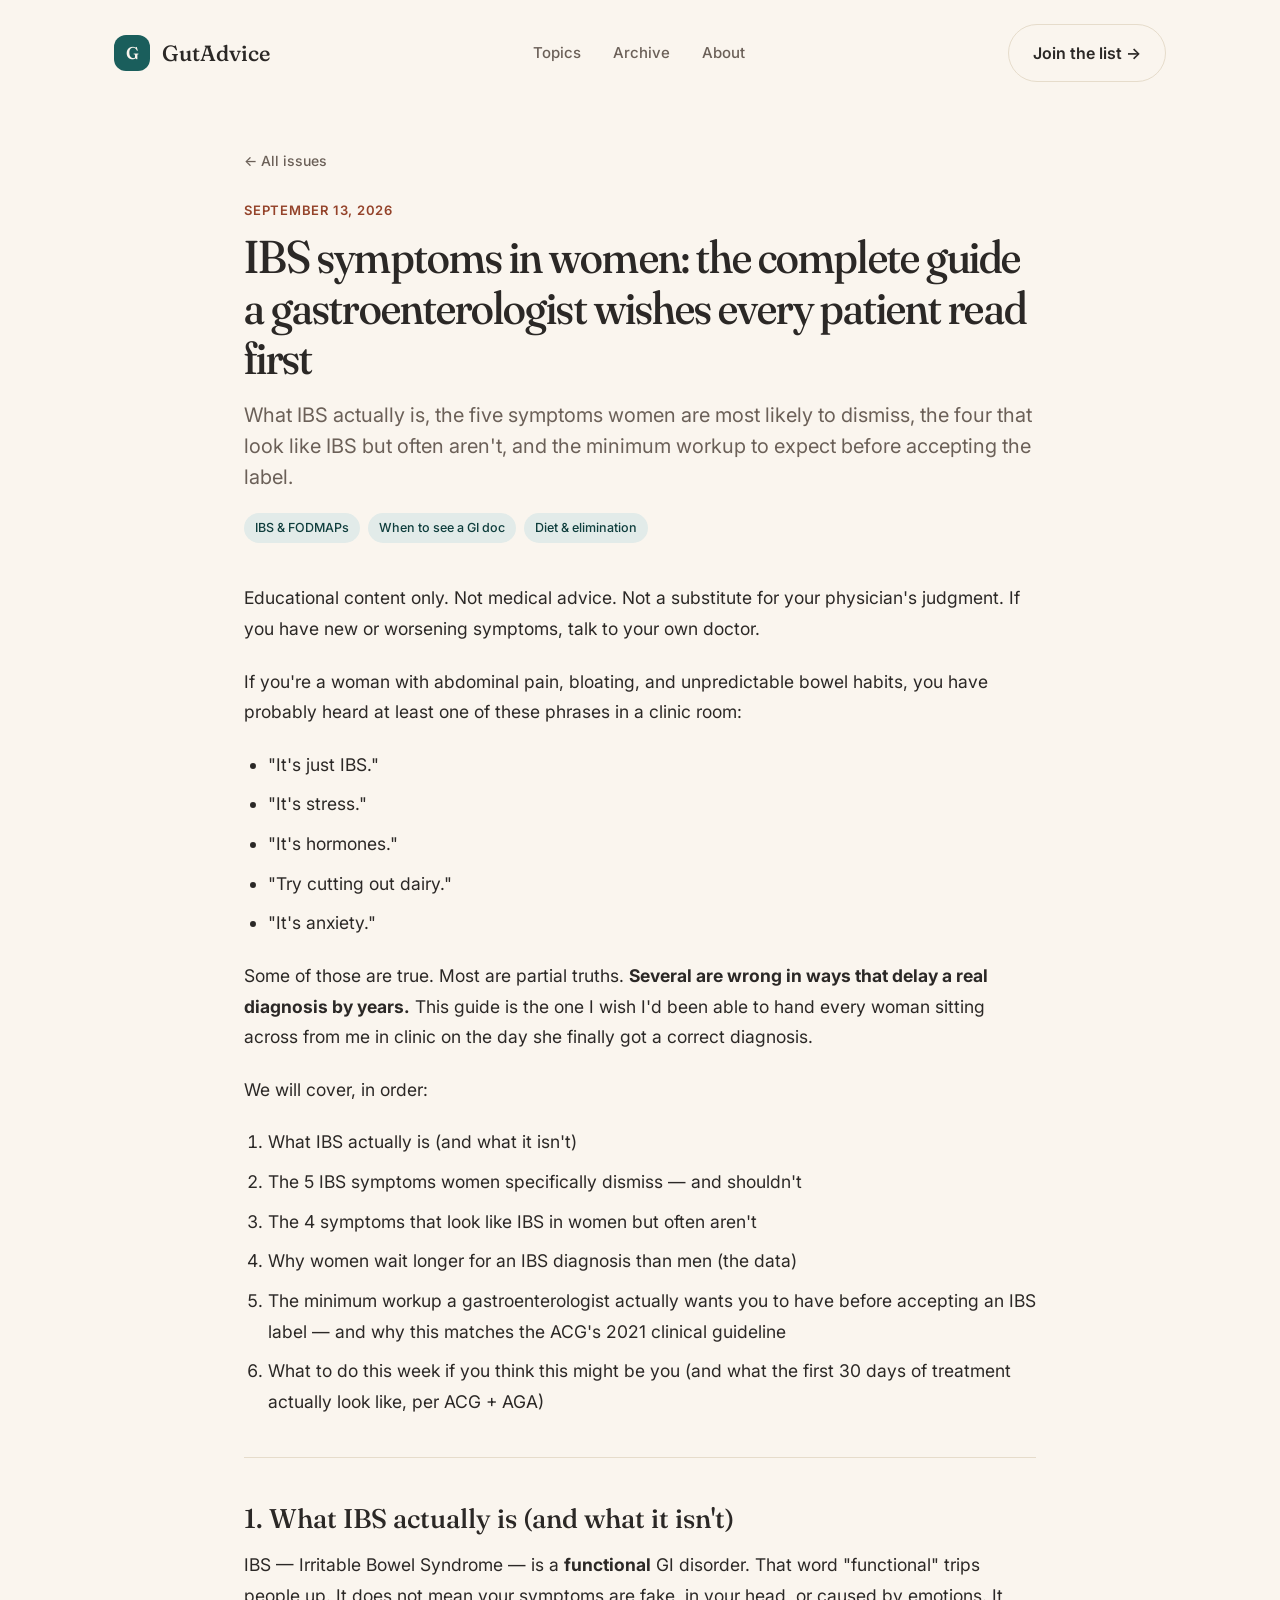
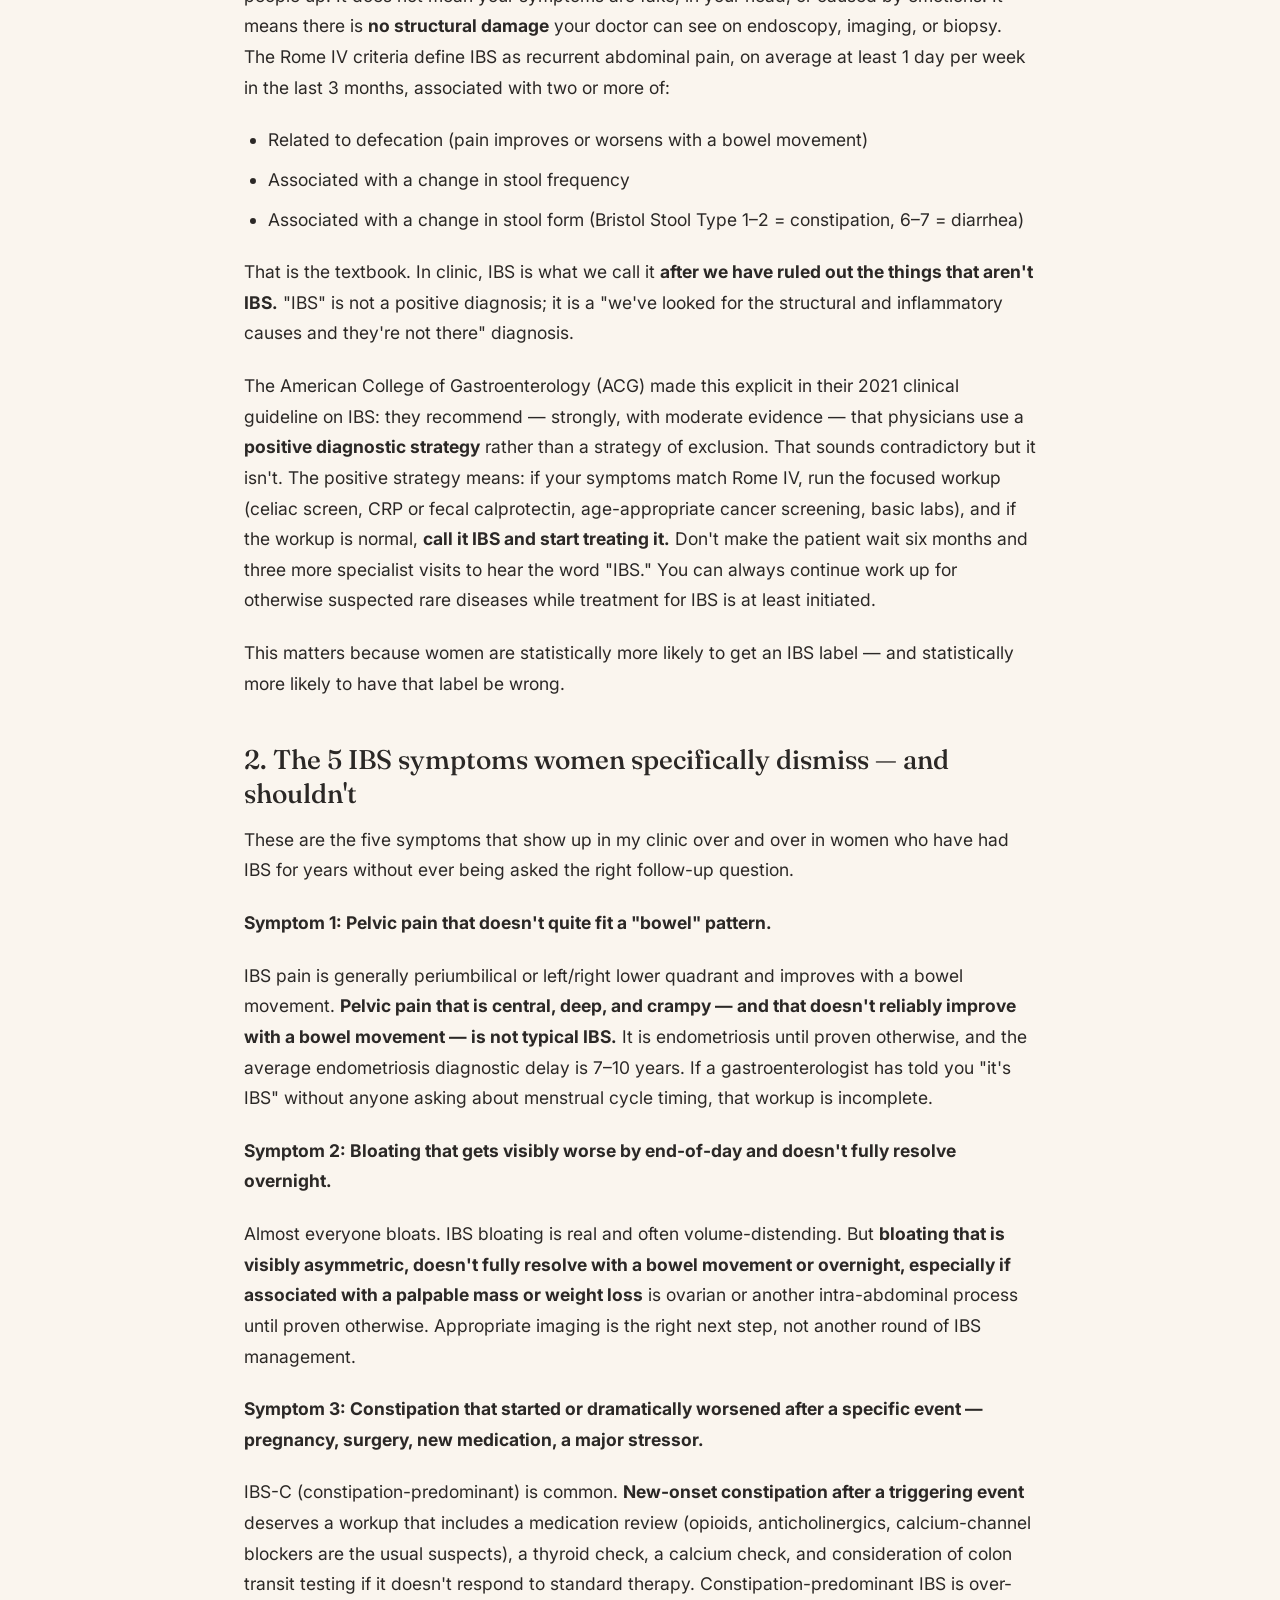
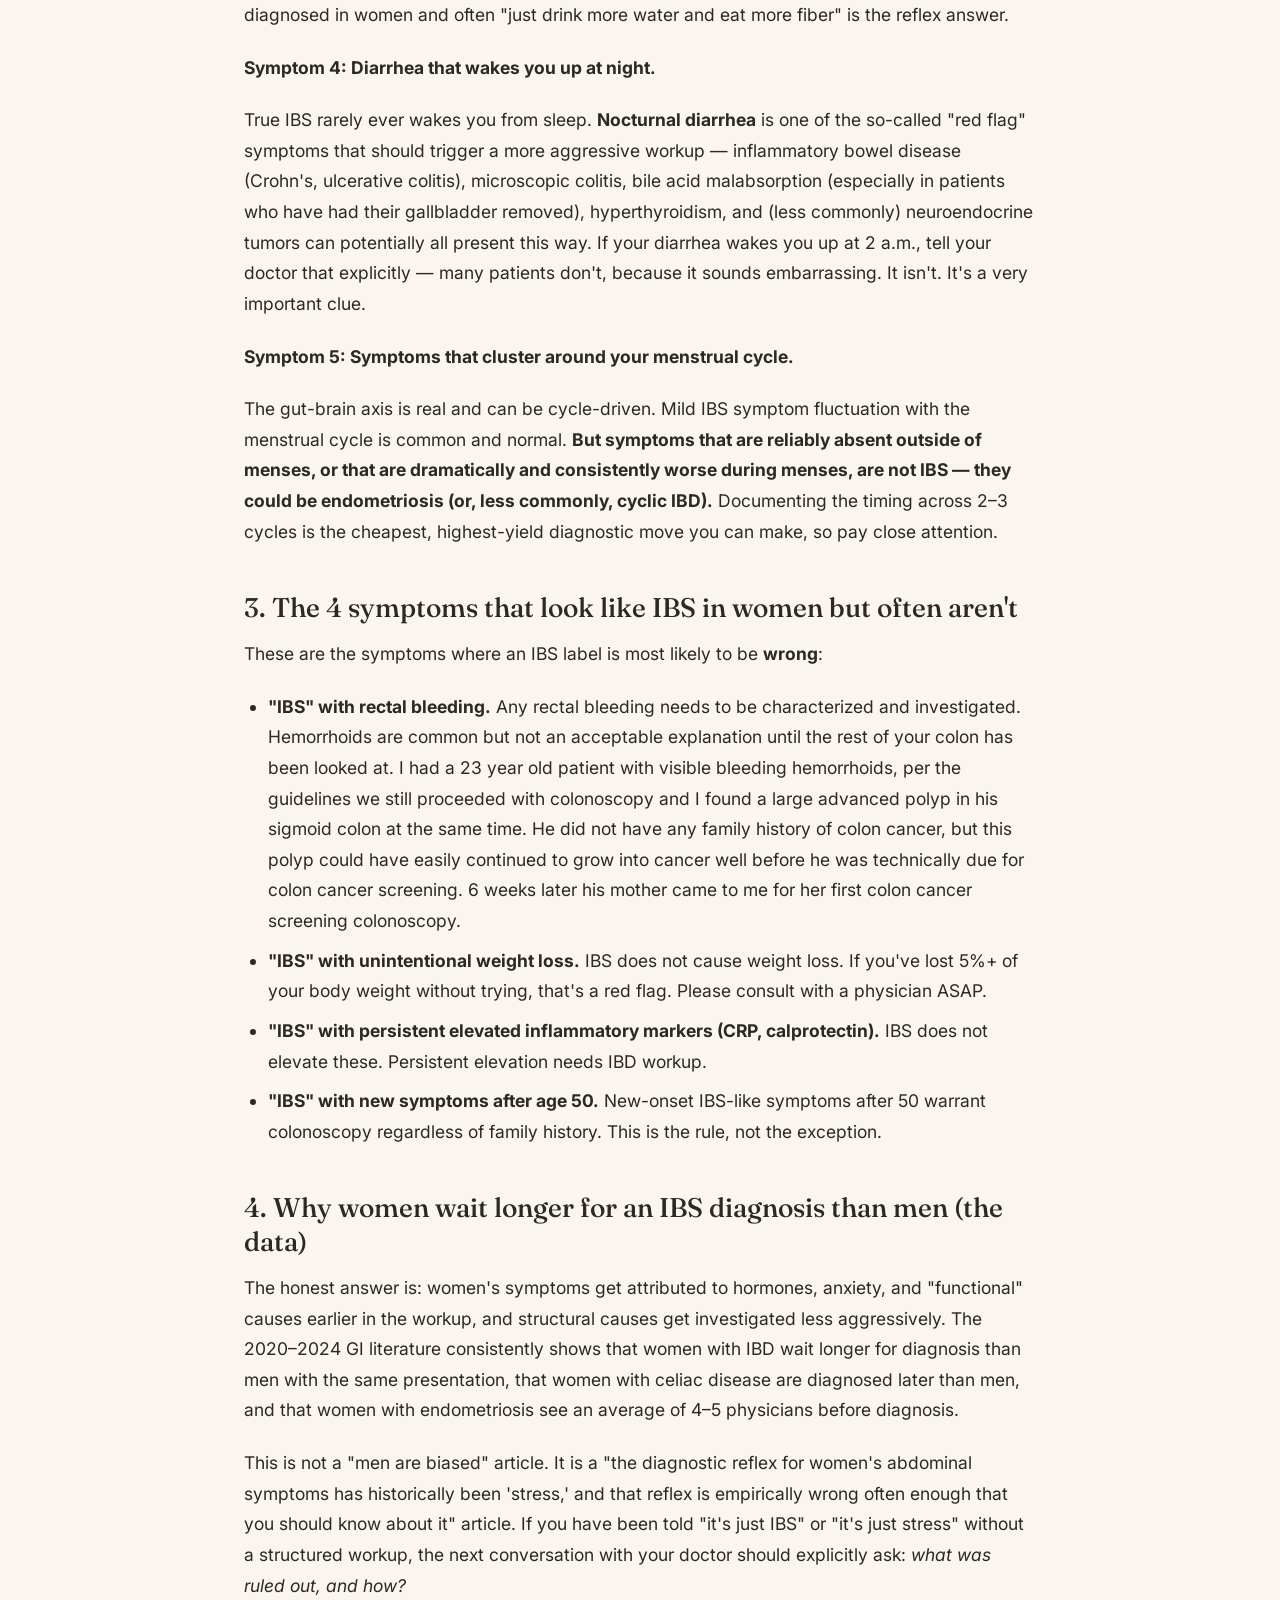
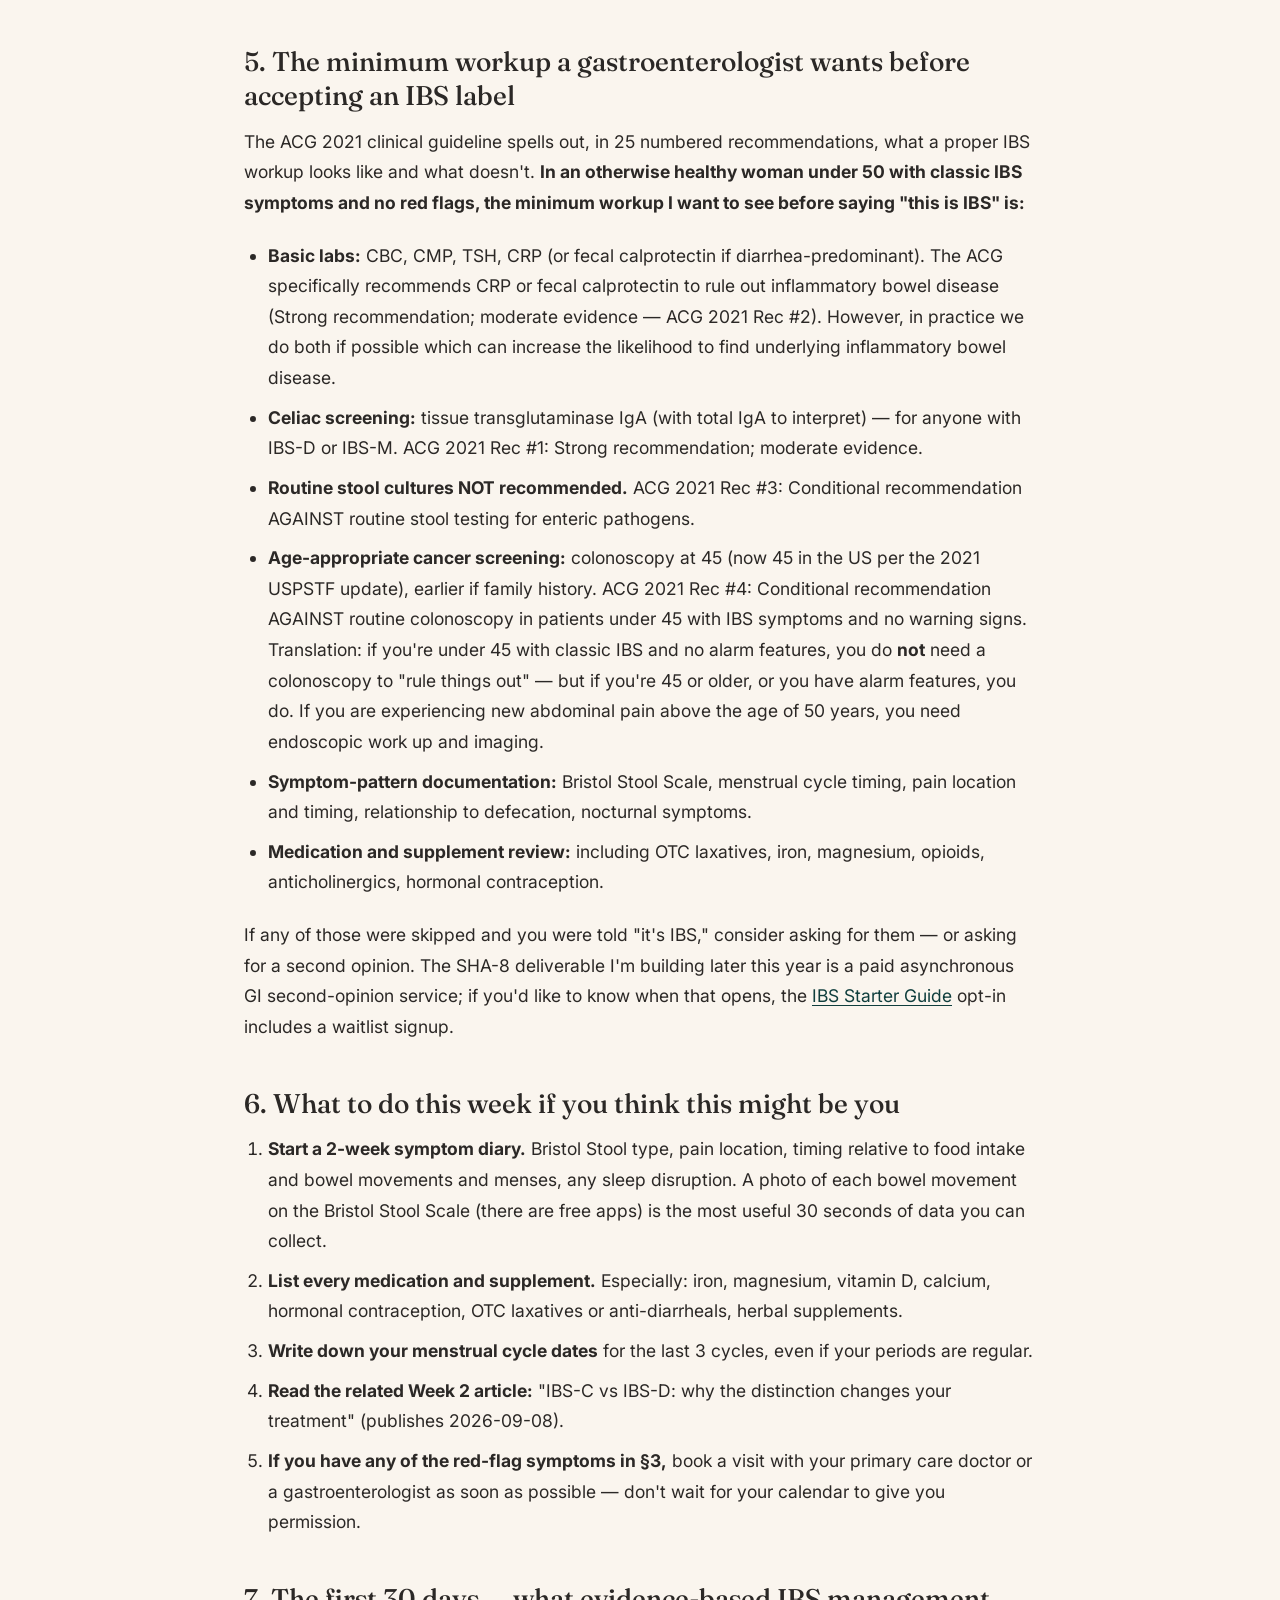
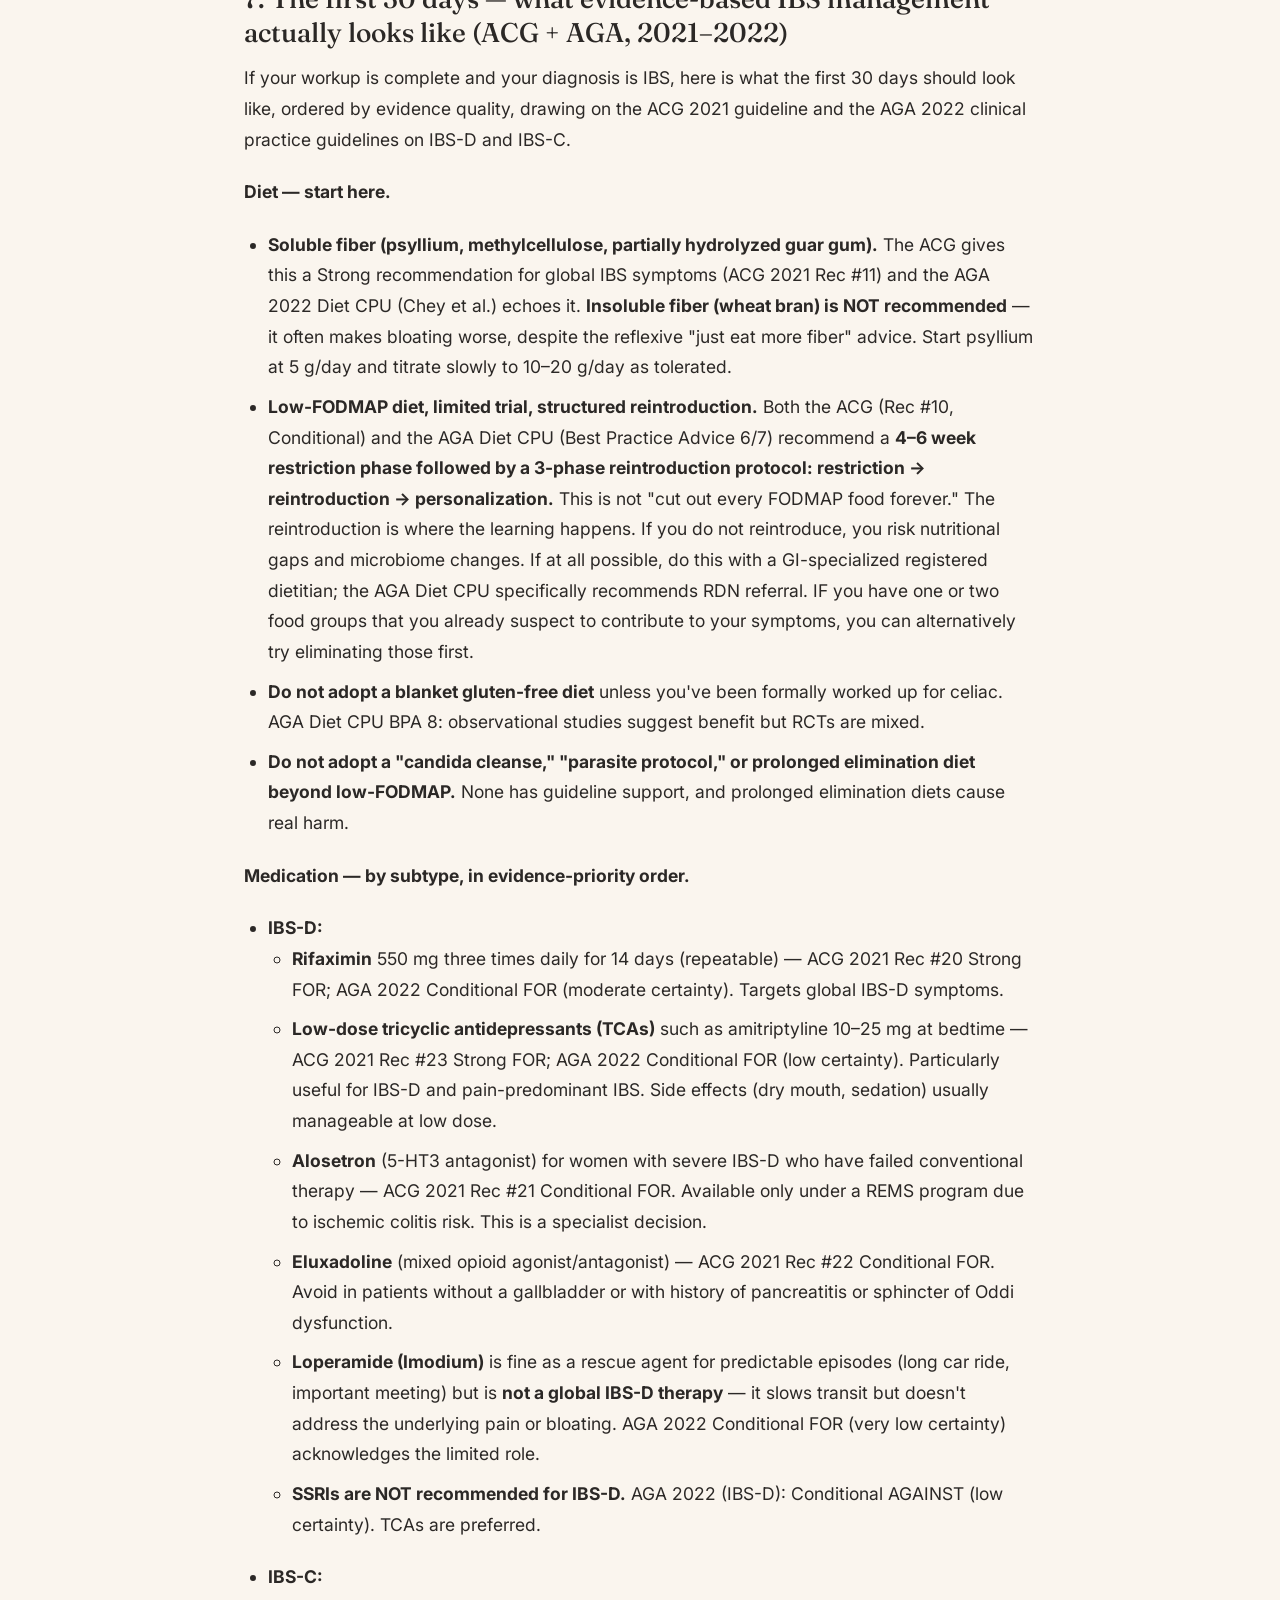
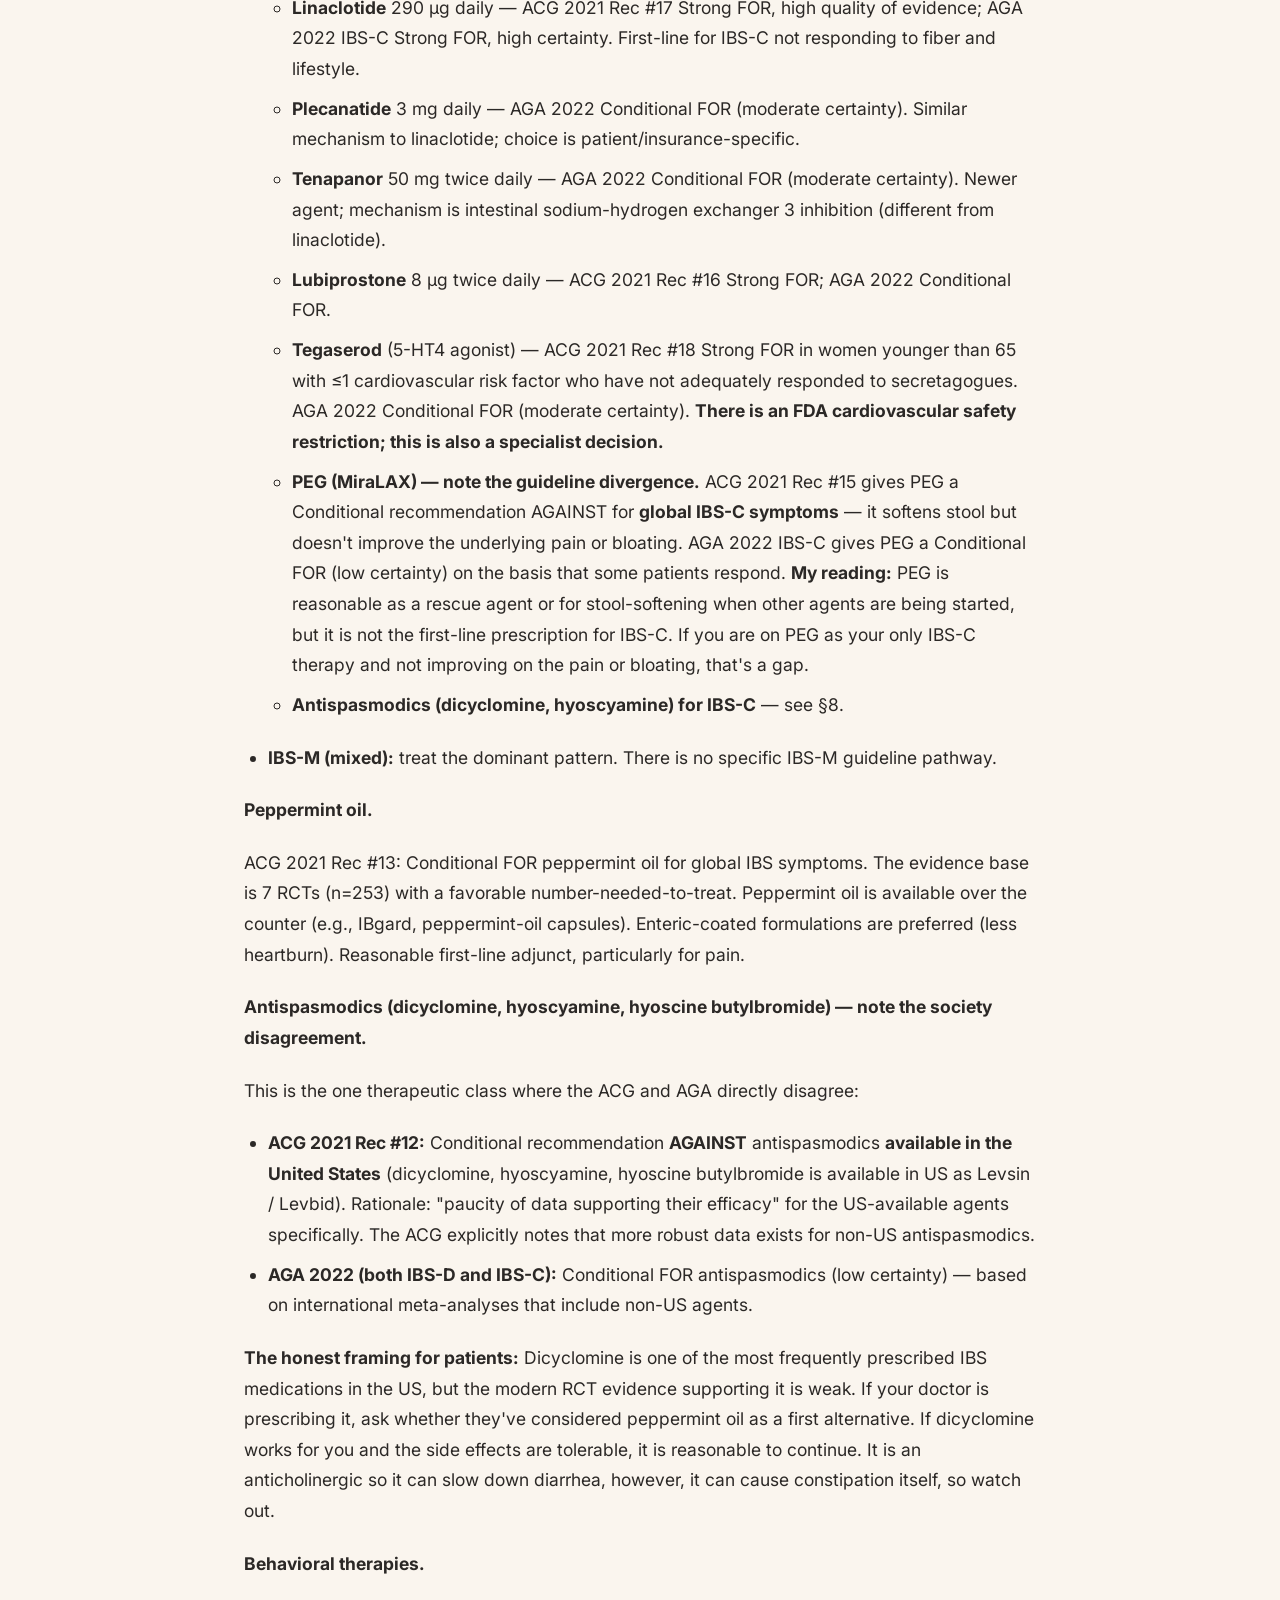
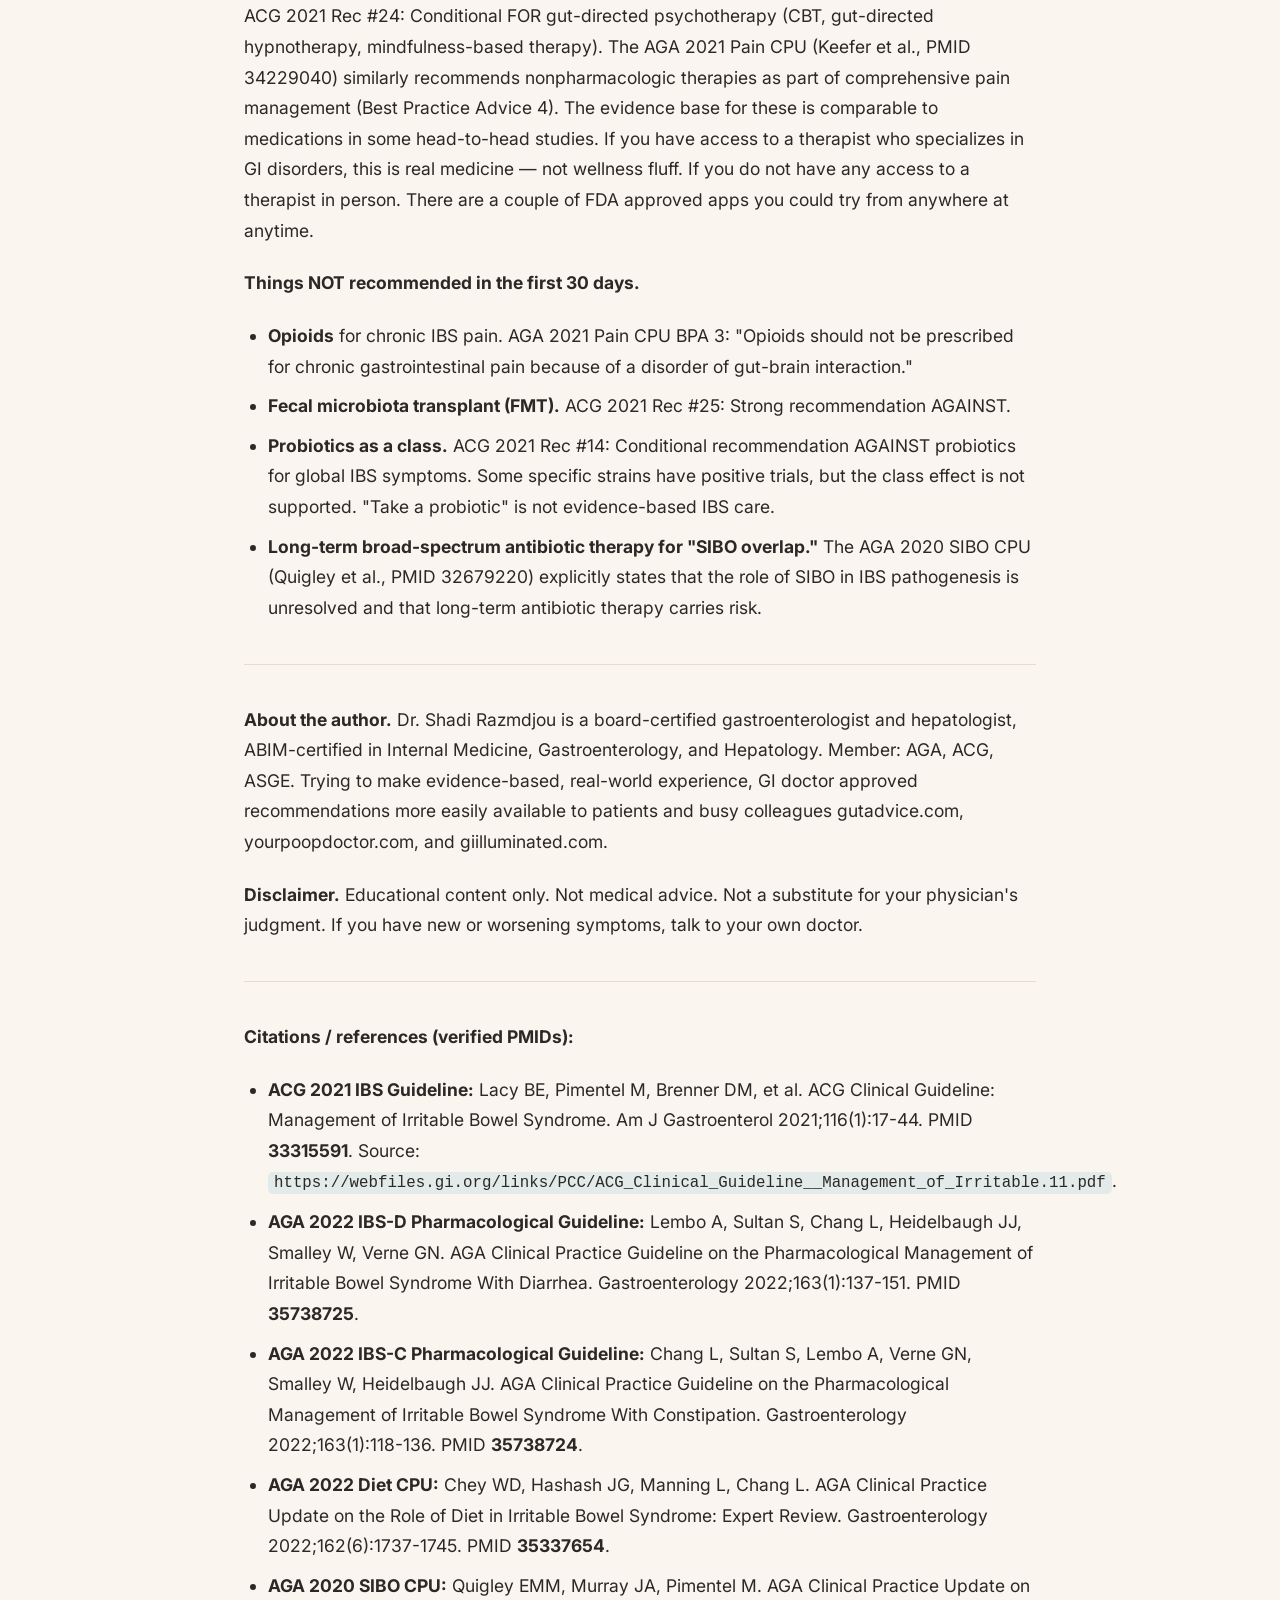
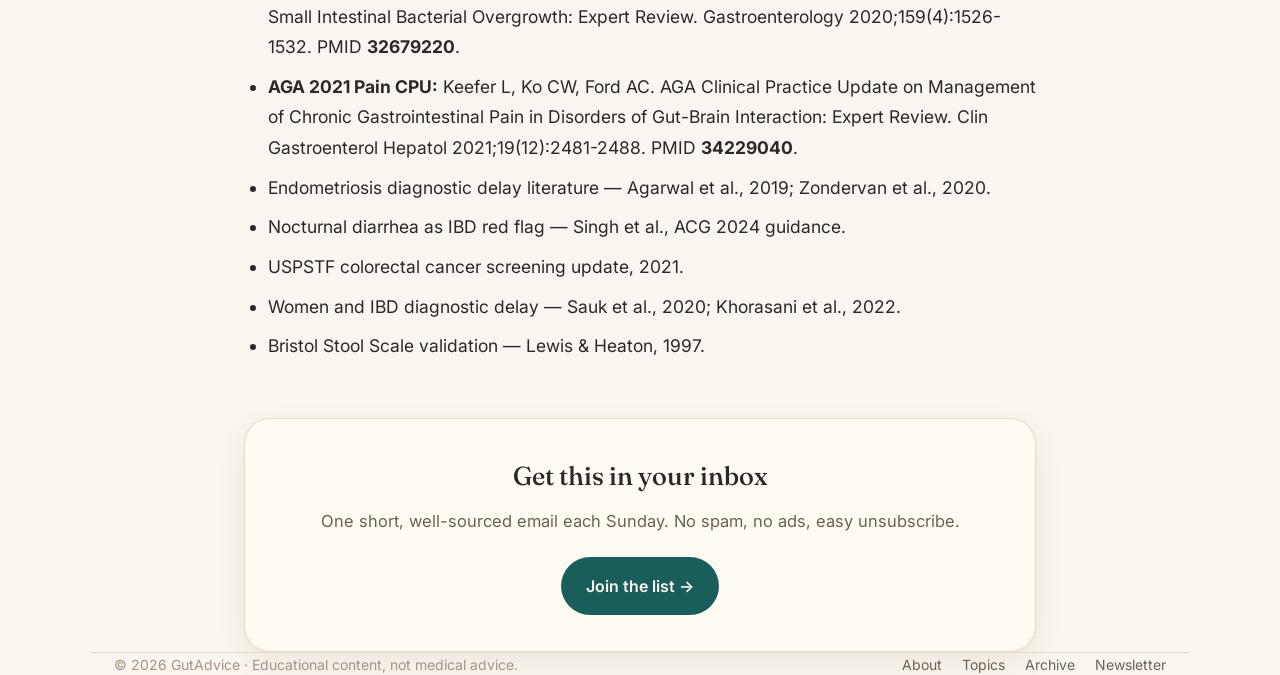
<file: issues/2026-09-13-ibs-symptoms-in-women.html>
<!DOCTYPE html>
<html lang="en">
<head>
  <meta charset="UTF-8" />
  <meta name="viewport" content="width=device-width, initial-scale=1.0" />
  <title>IBS symptoms in women: the complete guide a gastroenterologist wishes every patient read first — GutAdvice</title>
  <meta name="description" content="What IBS actually is, the five symptoms women are most likely to dismiss, the four that look like IBS but often aren't, and the minimum workup to expect before accepting the label." />
  <meta property="og:title" content="IBS symptoms in women: the complete guide a gastroenterologist wishes every patient read first — GutAdvice" />
  <meta property="og:description" content="What IBS actually is, the five symptoms women are most likely to dismiss, the four that look like IBS but often aren't, and the minimum workup to expect before accepting the label." />
  <meta property="og:type" content="article" />
  <meta property="og:url" content="https://gutadvice.com/issues/2026-09-13-ibs-symptoms-in-women.html" />
  <meta property="article:published_time" content="2026-09-13" />
  <meta name="theme-color" content="#1a5e5c" />
  <link rel="canonical" href="https://gutadvice.com/issues/2026-09-13-ibs-symptoms-in-women.html" />
  <link rel="icon" href="data:image/svg+xml,%3Csvg xmlns='http://www.w3.org/2000/svg' viewBox='0 0 32 32'%3E%3Crect width='32' height='32' rx='8' fill='%231a5e5c'/%3E%3Ctext x='16' y='22' font-family='Georgia,serif' font-size='18' fill='%23faf5ee' text-anchor='middle' font-weight='700'%3EG%3C/text%3E%3C/svg%3E" />
  <link rel="preconnect" href="https://fonts.googleapis.com">
  <link rel="preconnect" href="https://fonts.gstatic.com" crossorigin>
  <link href="https://fonts.googleapis.com/css2?family=Fraunces:opsz,wght@9..144,400;9..144,500;9..144,600;9..144,700;9..144,800&family=Inter:wght@400;500;600;700&display=swap" rel="stylesheet">
  <link rel="stylesheet" href="../site.css" />
</head>
<body>
  <header class="container">
    <nav class="nav">
      <a class="brand" href="../">
        <span class="brand-mark">G</span>
        <span class="brand-name">GutAdvice</span>
      </a>
      <div class="nav-links">
        <a href="../#topics">Topics</a>
        <a href="../archive.html">Archive</a>
        <a href="../#about">About</a>
      </div>
      <a class="nav-cta btn btn-ghost" href="../#newsletter">Join the list →</a>
    </nav>
  </header>

  <main class="container">
    <article class="issue">
      <a class="issue-back" href="../archive.html">← All issues</a>

      <header class="issue-header">
        <time class="issue-date" datetime="2026-09-13">September 13, 2026</time>
        <h1>IBS symptoms in women: the complete guide a gastroenterologist wishes every patient read first</h1>
        <p class="issue-standfirst">What IBS actually is, the five symptoms women are most likely to dismiss, the four that look like IBS but often aren't, and the minimum workup to expect before accepting the label.</p>
        <div class="issue-tags"><a class="issue-tag" href="../archive.html?tag=ibs-fodmaps">IBS &amp; FODMAPs</a><a class="issue-tag" href="../archive.html?tag=see-a-gi-doc">When to see a GI doc</a><a class="issue-tag" href="../archive.html?tag=diet-elimination">Diet &amp; elimination</a></div>
      </header>

      <div class="issue-body">
        <!-- ▼▼ PASTE THE ISSUE BODY HERE ▼▼
             Plain HTML: <p>, <h2>, <ul>, <ol>, <blockquote>, <a>.
             Don't paste MailerLite's email HTML — it's table markup and
             will fight site.css. Copy the text, wrap it in these tags. -->

        <p>Educational content only. Not medical advice. Not a substitute for your physician's judgment. If you have new or worsening symptoms, talk to your own doctor.</p>

        <p>If you're a woman with abdominal pain, bloating, and unpredictable bowel habits, you have probably heard at least one of these phrases in a clinic room:</p>
        <ul>
        <li>&quot;It's just IBS.&quot;</li>
        <li>&quot;It's stress.&quot;</li>
        <li>&quot;It's hormones.&quot;</li>
        <li>&quot;Try cutting out dairy.&quot;</li>
        <li>&quot;It's anxiety.&quot;</li>
        </ul>
        <p>Some of those are true. Most are partial truths. <strong>Several are wrong in ways that delay a real diagnosis by years.</strong> This guide is the one I wish I'd been able to hand every woman sitting across from me in clinic on the day she finally got a correct diagnosis.</p>
        <p>We will cover, in order:</p>
        <ol>
        <li>What IBS actually is (and what it isn't)</li>
        <li>The 5 IBS symptoms women specifically dismiss — and shouldn't</li>
        <li>The 4 symptoms that look like IBS in women but often aren't</li>
        <li>Why women wait longer for an IBS diagnosis than men (the data)</li>
        <li>The minimum workup a gastroenterologist actually wants you to have before accepting an IBS label — and why this matches the ACG's 2021 clinical guideline</li>
        <li>What to do this week if you think this might be you (and what the first 30 days of treatment actually look like, per ACG + AGA)</li>
        </ol>
        <hr />
        <h2>1. What IBS actually is (and what it isn't)</h2>
        <p>IBS — Irritable Bowel Syndrome — is a <strong>functional</strong> GI disorder. That word &quot;functional&quot; trips people up. It does not mean your symptoms are fake, in your head, or caused by emotions. It means there is <strong>no structural damage</strong> your doctor can see on endoscopy, imaging, or biopsy. The Rome IV criteria define IBS as recurrent abdominal pain, on average at least 1 day per week in the last 3 months, associated with two or more of:</p>
        <ul>
        <li>Related to defecation (pain improves or worsens with a bowel movement)</li>
        <li>Associated with a change in stool frequency</li>
        <li>Associated with a change in stool form (Bristol Stool Type 1–2 = constipation, 6–7 = diarrhea)</li>
        </ul>
        <p>That is the textbook. In clinic, IBS is what we call it <strong>after we have ruled out the things that aren't IBS.</strong> &quot;IBS&quot; is not a positive diagnosis; it is a &quot;we've looked for the structural and inflammatory causes and they're not there&quot; diagnosis.</p>
        <p>The American College of Gastroenterology (ACG) made this explicit in their 2021 clinical guideline on IBS: they recommend — strongly, with moderate evidence — that physicians use a <strong>positive diagnostic strategy</strong> rather than a strategy of exclusion. That sounds contradictory but it isn't. The positive strategy means: if your symptoms match Rome IV, run the focused workup (celiac screen, CRP or fecal calprotectin, age-appropriate cancer screening, basic labs), and if the workup is normal, <strong>call it IBS and start treating it.</strong> Don't make the patient wait six months and three more specialist visits to hear the word &quot;IBS.&quot; You can always continue work up for otherwise suspected rare diseases while treatment for IBS is at least initiated.</p>
        <p>This matters because women are statistically more likely to get an IBS label — and statistically more likely to have that label be wrong.</p>
        <h2>2. The 5 IBS symptoms women specifically dismiss — and shouldn't</h2>
        <p>These are the five symptoms that show up in my clinic over and over in women who have had IBS for years without ever being asked the right follow-up question.</p>
        <p><strong>Symptom 1: Pelvic pain that doesn't quite fit a &quot;bowel&quot; pattern.</strong></p>
        <p>IBS pain is generally periumbilical or left/right lower quadrant and improves with a bowel movement. <strong>Pelvic pain that is central, deep, and crampy — and that doesn't reliably improve with a bowel movement — is not typical IBS.</strong> It is endometriosis until proven otherwise, and the average endometriosis diagnostic delay is 7–10 years. If a gastroenterologist has told you &quot;it's IBS&quot; without anyone asking about menstrual cycle timing, that workup is incomplete.</p>
        <p><strong>Symptom 2: Bloating that gets visibly worse by end-of-day and doesn't fully resolve overnight.</strong></p>
        <p>Almost everyone bloats. IBS bloating is real and often volume-distending. But <strong>bloating that is visibly asymmetric, doesn't fully resolve with a bowel movement or overnight, especially if associated with a palpable mass or weight loss</strong> is ovarian or another intra-abdominal process until proven otherwise. Appropriate imaging is the right next step, not another round of IBS management.</p>
        <p><strong>Symptom 3: Constipation that started or dramatically worsened after a specific event — pregnancy, surgery, new medication, a major stressor.</strong></p>
        <p>IBS-C (constipation-predominant) is common. <strong>New-onset constipation after a triggering event</strong> deserves a workup that includes a medication review (opioids, anticholinergics, calcium-channel blockers are the usual suspects), a thyroid check, a calcium check, and consideration of colon transit testing if it doesn't respond to standard therapy. Constipation-predominant IBS is over-diagnosed in women and often &quot;just drink more water and eat more fiber&quot; is the reflex answer.</p>
        <p><strong>Symptom 4: Diarrhea that wakes you up at night.</strong></p>
        <p>True IBS rarely ever wakes you from sleep. <strong>Nocturnal diarrhea</strong> is one of the so-called &quot;red flag&quot; symptoms that should trigger a more aggressive workup — inflammatory bowel disease (Crohn's, ulcerative colitis), microscopic colitis, bile acid malabsorption (especially in patients who have had their gallbladder removed), hyperthyroidism, and (less commonly) neuroendocrine tumors can potentially all present this way. If your diarrhea wakes you up at 2 a.m., tell your doctor that explicitly — many patients don't, because it sounds embarrassing. It isn't. It's a very important clue.</p>
        <p><strong>Symptom 5: Symptoms that cluster around your menstrual cycle.</strong></p>
        <p>The gut-brain axis is real and can be cycle-driven. Mild IBS symptom fluctuation with the menstrual cycle is common and normal. <strong>But symptoms that are reliably absent outside of menses, or that are dramatically and consistently worse during menses, are not IBS — they could be endometriosis (or, less commonly, cyclic IBD).</strong> Documenting the timing across 2–3 cycles is the cheapest, highest-yield diagnostic move you can make, so pay close attention.</p>
        <h2>3. The 4 symptoms that look like IBS in women but often aren't</h2>
        <p>These are the symptoms where an IBS label is most likely to be <strong>wrong</strong>:</p>
        <ul>
        <li><strong>&quot;IBS&quot; with rectal bleeding.</strong> Any rectal bleeding needs to be characterized and investigated. Hemorrhoids are common but not an acceptable explanation until the rest of your colon has been looked at. I had a 23 year old patient with visible bleeding hemorrhoids, per the guidelines we still proceeded with colonoscopy and I found a large advanced polyp in his sigmoid colon at the same time. He did not have any family history of colon cancer, but this polyp could have easily continued to grow into cancer well before he was technically due for colon cancer screening. 6 weeks later his mother came to me for her first colon cancer screening colonoscopy.</li>
        <li><strong>&quot;IBS&quot; with unintentional weight loss.</strong> IBS does not cause weight loss. If you've lost 5%+ of your body weight without trying, that's a red flag. Please consult with a physician ASAP.</li>
        <li><strong>&quot;IBS&quot; with persistent elevated inflammatory markers (CRP, calprotectin).</strong> IBS does not elevate these. Persistent elevation needs IBD workup.</li>
        <li><strong>&quot;IBS&quot; with new symptoms after age 50.</strong> New-onset IBS-like symptoms after 50 warrant colonoscopy regardless of family history. This is the rule, not the exception.</li>
        </ul>
        <h2>4. Why women wait longer for an IBS diagnosis than men (the data)</h2>
        <p>The honest answer is: women's symptoms get attributed to hormones, anxiety, and &quot;functional&quot; causes earlier in the workup, and structural causes get investigated less aggressively. The 2020–2024 GI literature consistently shows that women with IBD wait longer for diagnosis than men with the same presentation, that women with celiac disease are diagnosed later than men, and that women with endometriosis see an average of 4–5 physicians before diagnosis.</p>
        <p>This is not a &quot;men are biased&quot; article. It is a &quot;the diagnostic reflex for women's abdominal symptoms has historically been 'stress,' and that reflex is empirically wrong often enough that you should know about it&quot; article. If you have been told &quot;it's just IBS&quot; or &quot;it's just stress&quot; without a structured workup, the next conversation with your doctor should explicitly ask: <em>what was ruled out, and how?</em></p>
        <h2>5. The minimum workup a gastroenterologist wants before accepting an IBS label</h2>
        <p>The ACG 2021 clinical guideline spells out, in 25 numbered recommendations, what a proper IBS workup looks like and what doesn't. <strong>In an otherwise healthy woman under 50 with classic IBS symptoms and no red flags, the minimum workup I want to see before saying &quot;this is IBS&quot; is:</strong></p>
        <ul>
        <li><strong>Basic labs:</strong> CBC, CMP, TSH, CRP (or fecal calprotectin if diarrhea-predominant). The ACG specifically recommends CRP or fecal calprotectin to rule out inflammatory bowel disease (Strong recommendation; moderate evidence — ACG 2021 Rec #2). However, in practice we do both if possible which can increase the likelihood to find underlying inflammatory bowel disease.</li>
        <li><strong>Celiac screening:</strong> tissue transglutaminase IgA (with total IgA to interpret) — for anyone with IBS-D or IBS-M. ACG 2021 Rec #1: Strong recommendation; moderate evidence.</li>
        <li><strong>Routine stool cultures NOT recommended.</strong> ACG 2021 Rec #3: Conditional recommendation AGAINST routine stool testing for enteric pathogens.</li>
        <li><strong>Age-appropriate cancer screening:</strong> colonoscopy at 45 (now 45 in the US per the 2021 USPSTF update), earlier if family history. ACG 2021 Rec #4: Conditional recommendation AGAINST routine colonoscopy in patients under 45 with IBS symptoms and no warning signs. Translation: if you're under 45 with classic IBS and no alarm features, you do <strong>not</strong> need a colonoscopy to &quot;rule things out&quot; — but if you're 45 or older, or you have alarm features, you do. If you are experiencing new abdominal pain above the age of 50 years, you need  endoscopic work up and imaging.</li>
        <li><strong>Symptom-pattern documentation:</strong> Bristol Stool Scale, menstrual cycle timing, pain location and timing, relationship to defecation, nocturnal symptoms.</li>
        <li><strong>Medication and supplement review:</strong> including OTC laxatives, iron, magnesium, opioids, anticholinergics, hormonal contraception.</li>
        </ul>
        <p>If any of those were skipped and you were told &quot;it's IBS,&quot; consider asking for them — or asking for a second opinion. The SHA-8 deliverable I'm building later this year is a paid asynchronous GI second-opinion service; if you'd like to know when that opens, the <a href="#">IBS Starter Guide</a> opt-in includes a waitlist signup.</p>
        <h2>6. What to do this week if you think this might be you</h2>
        <ol>
        <li><strong>Start a 2-week symptom diary.</strong> Bristol Stool type, pain location, timing relative to food intake and bowel movements and menses, any sleep disruption. A photo of each bowel movement on the Bristol Stool Scale (there are free apps) is the most useful 30 seconds of data you can collect.</li>
        <li><strong>List every medication and supplement.</strong> Especially: iron, magnesium, vitamin D, calcium, hormonal contraception, OTC laxatives or anti-diarrheals, herbal supplements.</li>
        <li><strong>Write down your menstrual cycle dates</strong> for the last 3 cycles, even if your periods are regular.</li>
        <li><strong>Read the related Week 2 article:</strong> &quot;IBS-C vs IBS-D: why the distinction changes your treatment&quot; (publishes 2026-09-08).</li>
        <li><strong>If you have any of the red-flag symptoms in §3,</strong> book a visit with your primary care doctor or a gastroenterologist as soon as possible — don't wait for your calendar to give you permission.</li>
        </ol>
        <h2>7. The first 30 days — what evidence-based IBS management actually looks like (ACG + AGA, 2021–2022)</h2>
        <p>If your workup is complete and your diagnosis is IBS, here is what the first 30 days should look like, ordered by evidence quality, drawing on the ACG 2021 guideline and the AGA 2022 clinical practice guidelines on IBS-D and IBS-C.</p>
        <p><strong>Diet — start here.</strong></p>
        <ul>
        <li><strong>Soluble fiber (psyllium, methylcellulose, partially hydrolyzed guar gum).</strong> The ACG gives this a Strong recommendation for global IBS symptoms (ACG 2021 Rec #11) and the AGA 2022 Diet CPU (Chey et al.) echoes it. <strong>Insoluble fiber (wheat bran) is NOT recommended</strong> — it often makes bloating worse, despite the reflexive &quot;just eat more fiber&quot; advice. Start psyllium at 5 g/day and titrate slowly to 10–20 g/day as tolerated.</li>
        <li><strong>Low-FODMAP diet, limited trial, structured reintroduction.</strong> Both the ACG (Rec #10, Conditional) and the AGA Diet CPU (Best Practice Advice 6/7) recommend a <strong>4–6 week restriction phase followed by a 3-phase reintroduction protocol: restriction → reintroduction → personalization.</strong> This is not &quot;cut out every FODMAP food forever.&quot; The reintroduction is where the learning happens. If you do not reintroduce, you risk nutritional gaps and microbiome changes. If at all possible, do this with a GI-specialized registered dietitian; the AGA Diet CPU specifically recommends RDN referral. IF you have one or two food groups that you already suspect to contribute to your symptoms, you can alternatively try eliminating those first.</li>
        <li><strong>Do not adopt a blanket gluten-free diet</strong> unless you've been formally worked up for celiac. AGA Diet CPU BPA 8: observational studies suggest benefit but RCTs are mixed.</li>
        <li><strong>Do not adopt a &quot;candida cleanse,&quot; &quot;parasite protocol,&quot; or prolonged elimination diet beyond low-FODMAP.</strong> None has guideline support, and prolonged elimination diets cause real harm.</li>
        </ul>
        <p><strong>Medication — by subtype, in evidence-priority order.</strong></p>
        <ul>
        <li><strong>IBS-D:</strong><ul>
        <li><strong>Rifaximin</strong> 550 mg three times daily for 14 days (repeatable) — ACG 2021 Rec #20 Strong FOR; AGA 2022 Conditional FOR (moderate certainty). Targets global IBS-D symptoms.</li>
        <li><strong>Low-dose tricyclic antidepressants (TCAs)</strong> such as amitriptyline 10–25 mg at bedtime — ACG 2021 Rec #23 Strong FOR; AGA 2022 Conditional FOR (low certainty). Particularly useful for IBS-D and pain-predominant IBS. Side effects (dry mouth, sedation) usually manageable at low dose.</li>
        <li><strong>Alosetron</strong> (5-HT3 antagonist) for women with severe IBS-D who have failed conventional therapy — ACG 2021 Rec #21 Conditional FOR. Available only under a REMS program due to ischemic colitis risk. This is a specialist decision.</li>
        <li><strong>Eluxadoline</strong> (mixed opioid agonist/antagonist) — ACG 2021 Rec #22 Conditional FOR. Avoid in patients without a gallbladder or with history of pancreatitis or sphincter of Oddi dysfunction.</li>
        <li><strong>Loperamide (Imodium)</strong> is fine as a rescue agent for predictable episodes (long car ride, important meeting) but is <strong>not a global IBS-D therapy</strong> — it slows transit but doesn't address the underlying pain or bloating. AGA 2022 Conditional FOR (very low certainty) acknowledges the limited role.</li>
        <li><strong>SSRIs are NOT recommended for IBS-D.</strong> AGA 2022 (IBS-D): Conditional AGAINST (low certainty). TCAs are preferred.</li>
        </ul>
        </li>
        <li><strong>IBS-C:</strong><ul>
        <li><strong>Linaclotide</strong> 290 µg daily — ACG 2021 Rec #17 Strong FOR, high quality of evidence; AGA 2022 IBS-C Strong FOR, high certainty. First-line for IBS-C not responding to fiber and lifestyle.</li>
        <li><strong>Plecanatide</strong> 3 mg daily — AGA 2022 Conditional FOR (moderate certainty). Similar mechanism to linaclotide; choice is patient/insurance-specific.</li>
        <li><strong>Tenapanor</strong> 50 mg twice daily — AGA 2022 Conditional FOR (moderate certainty). Newer agent; mechanism is intestinal sodium-hydrogen exchanger 3 inhibition (different from linaclotide).</li>
        <li><strong>Lubiprostone</strong> 8 µg twice daily — ACG 2021 Rec #16 Strong FOR; AGA 2022 Conditional FOR.</li>
        <li><strong>Tegaserod</strong> (5-HT4 agonist) — ACG 2021 Rec #18 Strong FOR in women younger than 65 with ≤1 cardiovascular risk factor who have not adequately responded to secretagogues. AGA 2022 Conditional FOR (moderate certainty). <strong>There is an FDA cardiovascular safety restriction; this is also a specialist decision.</strong></li>
        <li><strong>PEG (MiraLAX) — note the guideline divergence.</strong> ACG 2021 Rec #15 gives PEG a Conditional recommendation AGAINST for <strong>global IBS-C symptoms</strong> — it softens stool but doesn't improve the underlying pain or bloating. AGA 2022 IBS-C gives PEG a Conditional FOR (low certainty) on the basis that some patients respond. <strong>My reading:</strong> PEG is reasonable as a rescue agent or for stool-softening when other agents are being started, but it is not the first-line prescription for IBS-C. If you are on PEG as your only IBS-C therapy and not improving on the pain or bloating, that's a gap.</li>
        <li><strong>Antispasmodics (dicyclomine, hyoscyamine) for IBS-C</strong> — see §8.</li>
        </ul>
        </li>
        <li><strong>IBS-M (mixed):</strong> treat the dominant pattern. There is no specific IBS-M guideline pathway.</li>
        </ul>
        <p><strong>Peppermint oil.</strong></p>
        <p>ACG 2021 Rec #13: Conditional FOR peppermint oil for global IBS symptoms. The evidence base is 7 RCTs (n=253) with a favorable number-needed-to-treat. Peppermint oil is available over the counter (e.g., IBgard, peppermint-oil capsules). Enteric-coated formulations are preferred (less heartburn). Reasonable first-line adjunct, particularly for pain.</p>
        <p><strong>Antispasmodics (dicyclomine, hyoscyamine, hyoscine butylbromide) — note the society disagreement.</strong></p>
        <p>This is the one therapeutic class where the ACG and AGA directly disagree:</p>
        <ul>
        <li><strong>ACG 2021 Rec #12:</strong> Conditional recommendation <strong>AGAINST</strong> antispasmodics <strong>available in the United States</strong> (dicyclomine, hyoscyamine, hyoscine butylbromide is available in US as Levsin / Levbid). Rationale: &quot;paucity of data supporting their efficacy&quot; for the US-available agents specifically. The ACG explicitly notes that more robust data exists for non-US antispasmodics.</li>
        <li><strong>AGA 2022 (both IBS-D and IBS-C):</strong> Conditional FOR antispasmodics (low certainty) — based on international meta-analyses that include non-US agents.</li>
        </ul>
        <p><strong>The honest framing for patients:</strong> Dicyclomine is one of the most frequently prescribed IBS medications in the US, but the modern RCT evidence supporting it is weak. If your doctor is prescribing it, ask whether they've considered peppermint oil as a first alternative. If dicyclomine works for you and the side effects are tolerable, it is reasonable to continue. It is an anticholinergic so it can slow down diarrhea, however, it can cause constipation itself, so watch out.</p>
        <p><strong>Behavioral therapies.</strong></p>
        <p>ACG 2021 Rec #24: Conditional FOR gut-directed psychotherapy (CBT, gut-directed hypnotherapy, mindfulness-based therapy). The AGA 2021 Pain CPU (Keefer et al., PMID 34229040) similarly recommends nonpharmacologic therapies as part of comprehensive pain management (Best Practice Advice 4). The evidence base for these is comparable to medications in some head-to-head studies. If you have access to a therapist who specializes in GI disorders, this is real medicine — not wellness fluff. If you do not have any access to a therapist in person. There are a couple of FDA approved apps you could try from anywhere at anytime.</p>
        <p><strong>Things NOT recommended in the first 30 days.</strong></p>
        <ul>
        <li><strong>Opioids</strong> for chronic IBS pain. AGA 2021 Pain CPU BPA 3: &quot;Opioids should not be prescribed for chronic gastrointestinal pain because of a disorder of gut-brain interaction.&quot;</li>
        <li><strong>Fecal microbiota transplant (FMT).</strong> ACG 2021 Rec #25: Strong recommendation AGAINST.</li>
        <li><strong>Probiotics as a class.</strong> ACG 2021 Rec #14: Conditional recommendation AGAINST probiotics for global IBS symptoms. Some specific strains have positive trials, but the class effect is not supported. &quot;Take a probiotic&quot; is not evidence-based IBS care.</li>
        <li><strong>Long-term broad-spectrum antibiotic therapy for &quot;SIBO overlap.&quot;</strong> The AGA 2020 SIBO CPU (Quigley et al., PMID 32679220) explicitly states that the role of SIBO in IBS pathogenesis is unresolved and that long-term antibiotic therapy carries risk.</li>
        </ul>
        <hr />
        <p><strong>About the author.</strong> Dr. Shadi Razmdjou is a board-certified gastroenterologist and hepatologist, ABIM-certified in Internal Medicine, Gastroenterology, and Hepatology. Member: AGA, ACG, ASGE. Trying to make evidence-based, real-world experience, GI doctor approved recommendations more easily available to patients and busy colleagues gutadvice.com, yourpoopdoctor.com, and giilluminated.com.</p>
        <p><strong>Disclaimer.</strong> Educational content only. Not medical advice. Not a substitute for your physician's judgment. If you have new or worsening symptoms, talk to your own doctor.</p>
        <hr />
        <p><strong>Citations / references (verified PMIDs):</strong></p>
        <ul>
        <li><strong>ACG 2021 IBS Guideline:</strong> Lacy BE, Pimentel M, Brenner DM, et al. ACG Clinical Guideline: Management of Irritable Bowel Syndrome. Am J Gastroenterol 2021;116(1):17-44. PMID <strong>33315591</strong>. Source: <code>https://webfiles.gi.org/links/PCC/ACG_Clinical_Guideline__Management_of_Irritable.11.pdf</code>.</li>
        <li><strong>AGA 2022 IBS-D Pharmacological Guideline:</strong> Lembo A, Sultan S, Chang L, Heidelbaugh JJ, Smalley W, Verne GN. AGA Clinical Practice Guideline on the Pharmacological Management of Irritable Bowel Syndrome With Diarrhea. Gastroenterology 2022;163(1):137-151. PMID <strong>35738725</strong>.</li>
        <li><strong>AGA 2022 IBS-C Pharmacological Guideline:</strong> Chang L, Sultan S, Lembo A, Verne GN, Smalley W, Heidelbaugh JJ. AGA Clinical Practice Guideline on the Pharmacological Management of Irritable Bowel Syndrome With Constipation. Gastroenterology 2022;163(1):118-136. PMID <strong>35738724</strong>.</li>
        <li><strong>AGA 2022 Diet CPU:</strong> Chey WD, Hashash JG, Manning L, Chang L. AGA Clinical Practice Update on the Role of Diet in Irritable Bowel Syndrome: Expert Review. Gastroenterology 2022;162(6):1737-1745. PMID <strong>35337654</strong>.</li>
        <li><strong>AGA 2020 SIBO CPU:</strong> Quigley EMM, Murray JA, Pimentel M. AGA Clinical Practice Update on Small Intestinal Bacterial Overgrowth: Expert Review. Gastroenterology 2020;159(4):1526-1532. PMID <strong>32679220</strong>.</li>
        <li><strong>AGA 2021 Pain CPU:</strong> Keefer L, Ko CW, Ford AC. AGA Clinical Practice Update on Management of Chronic Gastrointestinal Pain in Disorders of Gut-Brain Interaction: Expert Review. Clin Gastroenterol Hepatol 2021;19(12):2481-2488. PMID <strong>34229040</strong>.</li>
        <li>Endometriosis diagnostic delay literature — Agarwal et al., 2019; Zondervan et al., 2020.</li>
        <li>Nocturnal diarrhea as IBD red flag — Singh et al., ACG 2024 guidance.</li>
        <li>USPSTF colorectal cancer screening update, 2021.</li>
        <li>Women and IBD diagnostic delay — Sauk et al., 2020; Khorasani et al., 2022.</li>
        <li>Bristol Stool Scale validation — Lewis &amp; Heaton, 1997.</li>
        </ul>

        <!-- ▲▲ END ISSUE BODY ▲▲ -->
      </div>

      <aside class="issue-cta">
        <h2>Get this in your inbox</h2>
        <p>One short, well-sourced email each Sunday. No spam, no ads, easy unsubscribe.</p>
        <a class="btn btn-primary" href="../#newsletter">Join the list →</a>
      </aside>
    </article>
  </main>

  <footer class="container">
    <div class="footer-row">
      <div>© 2026 GutAdvice · Educational content, not medical advice.</div>
      <div class="footer-links">
        <a href="../#about">About</a>
        <a href="../#topics">Topics</a>
        <a href="../archive.html">Archive</a>
        <a href="../#newsletter">Newsletter</a>
      </div>
    </div>
  </footer>
</body>
</html>
</file>
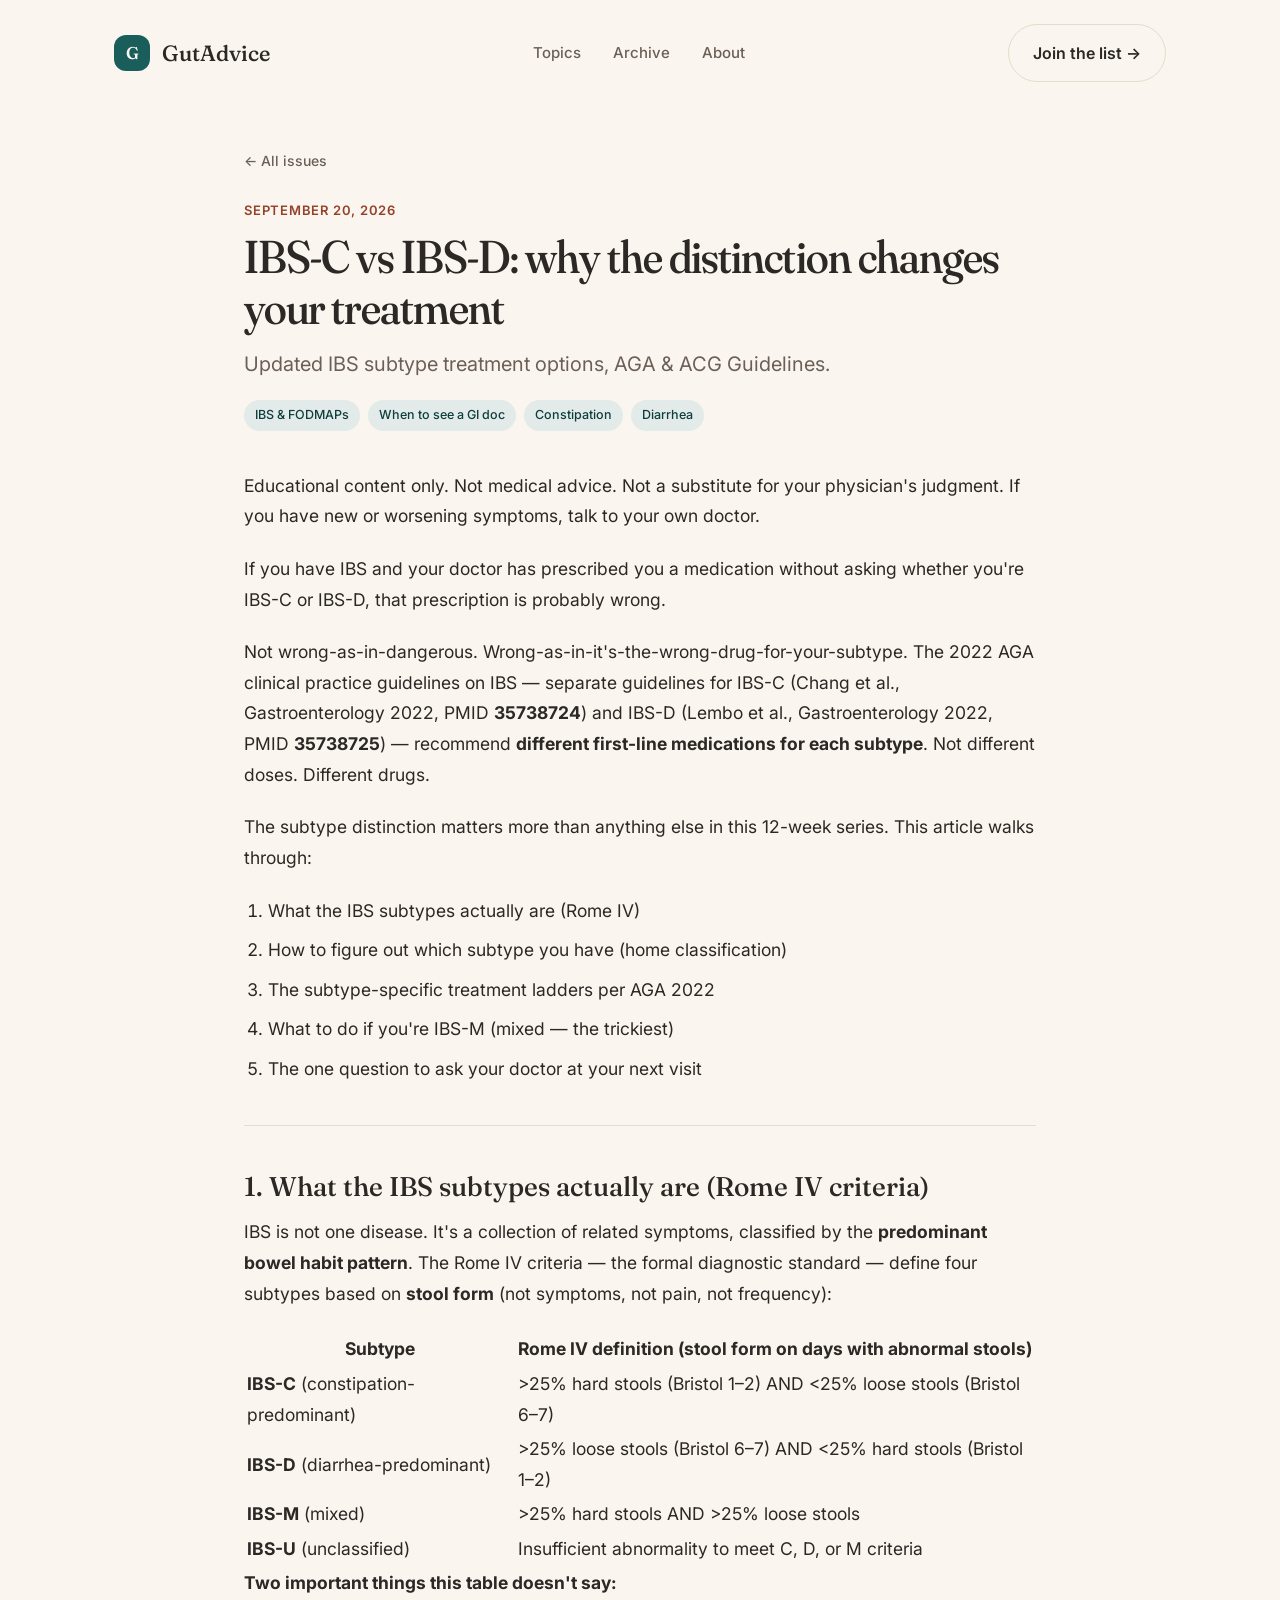
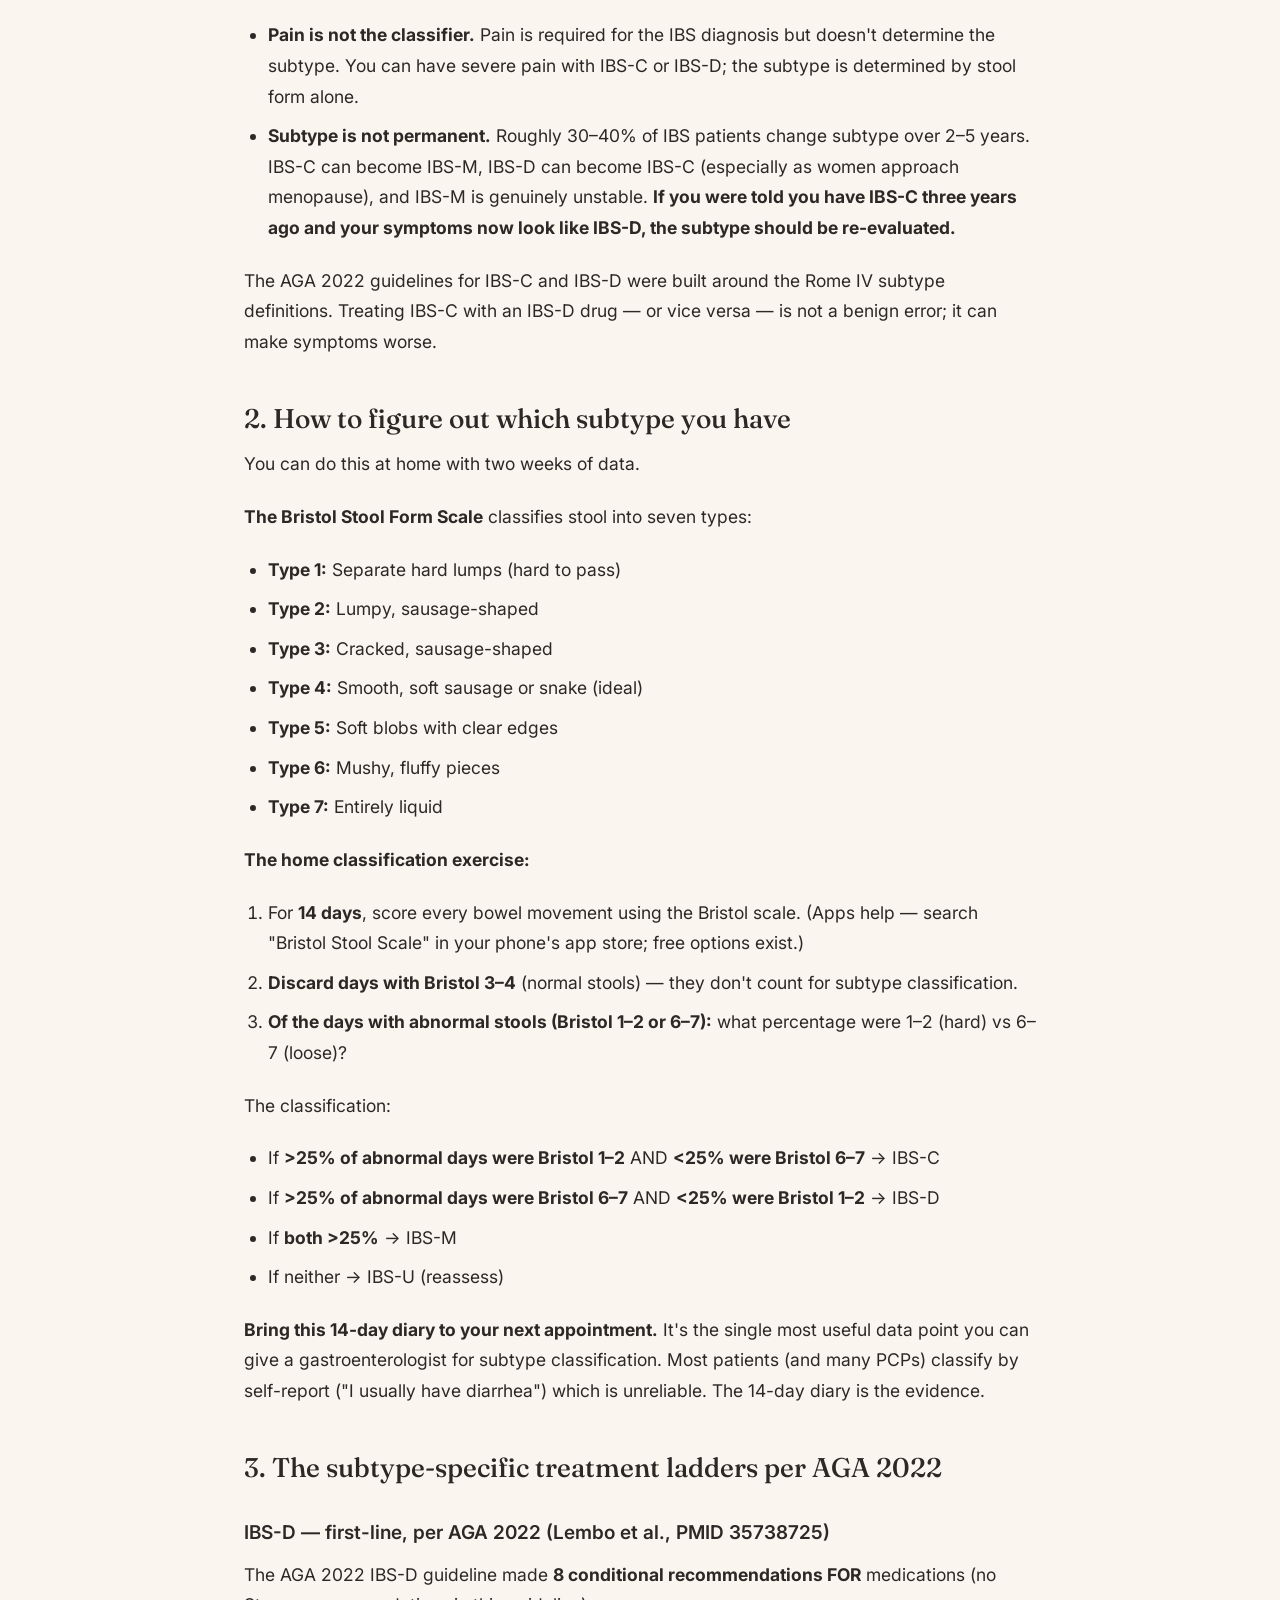
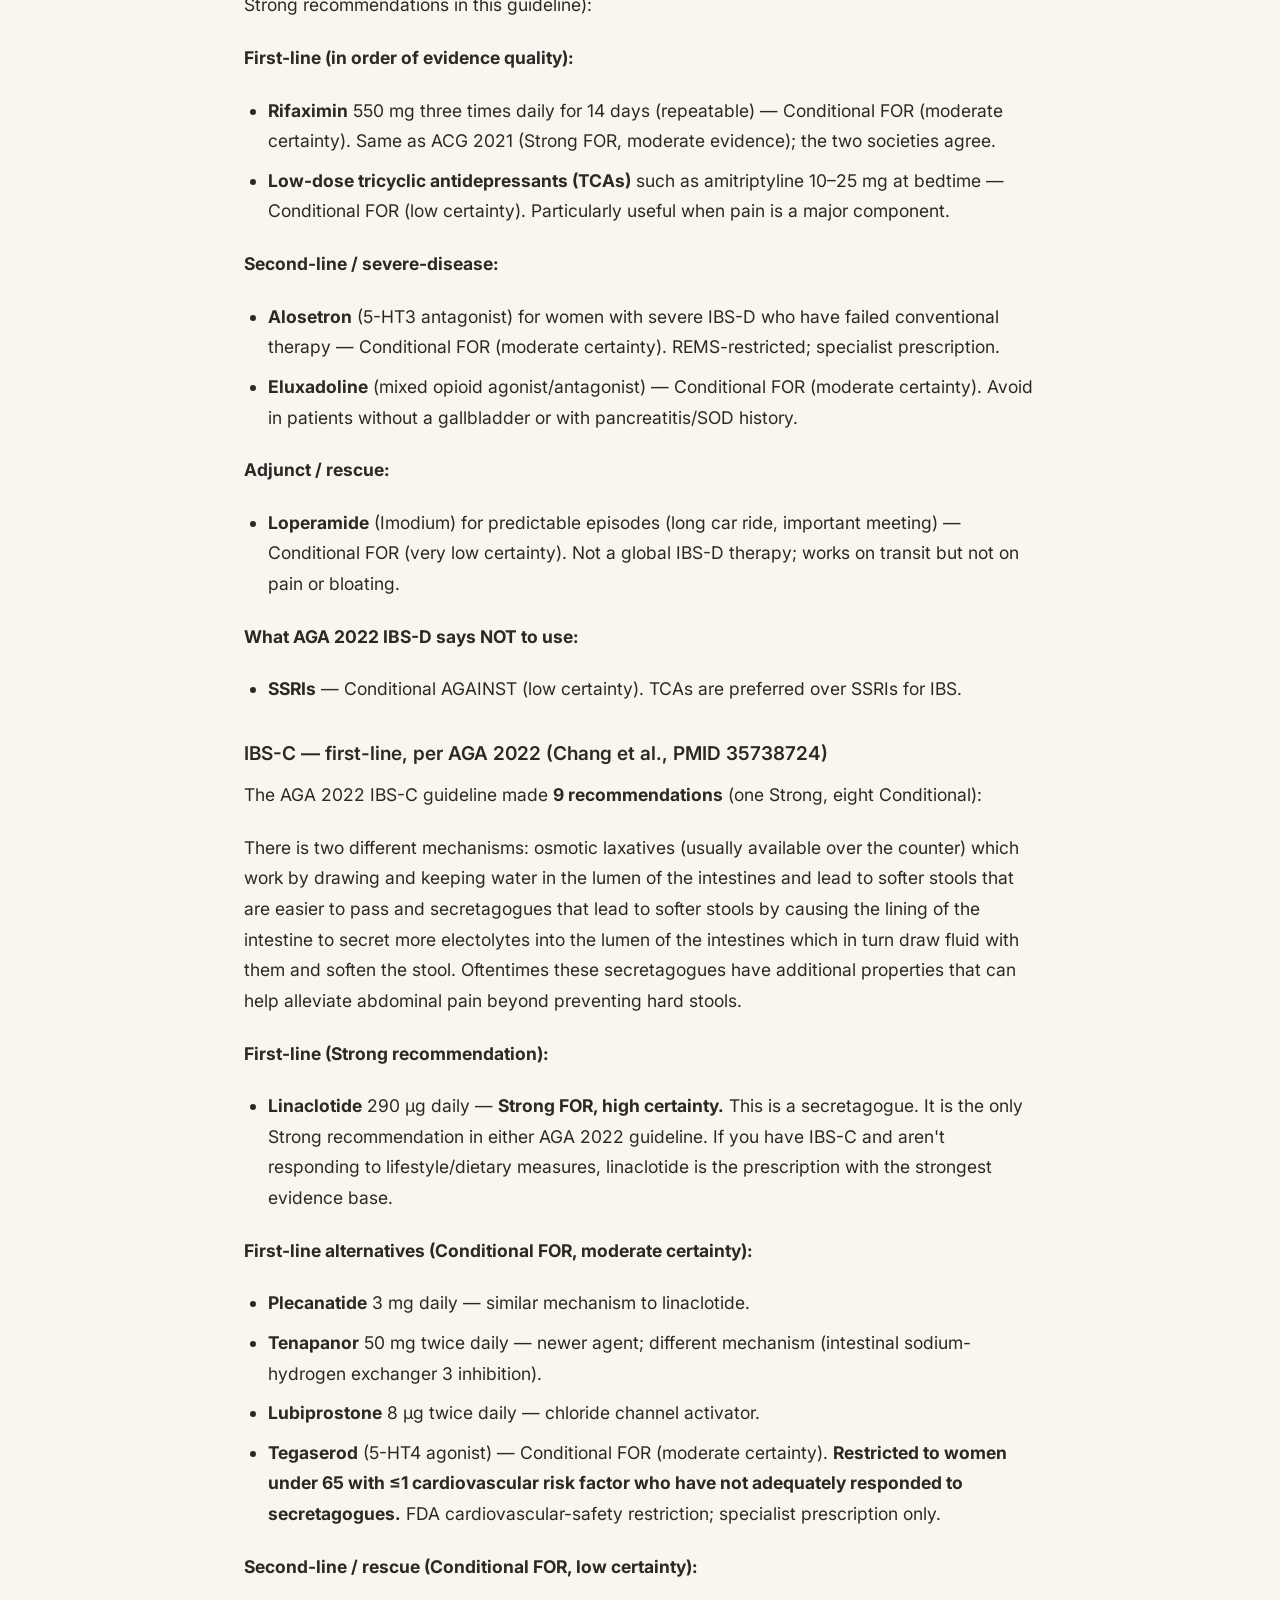
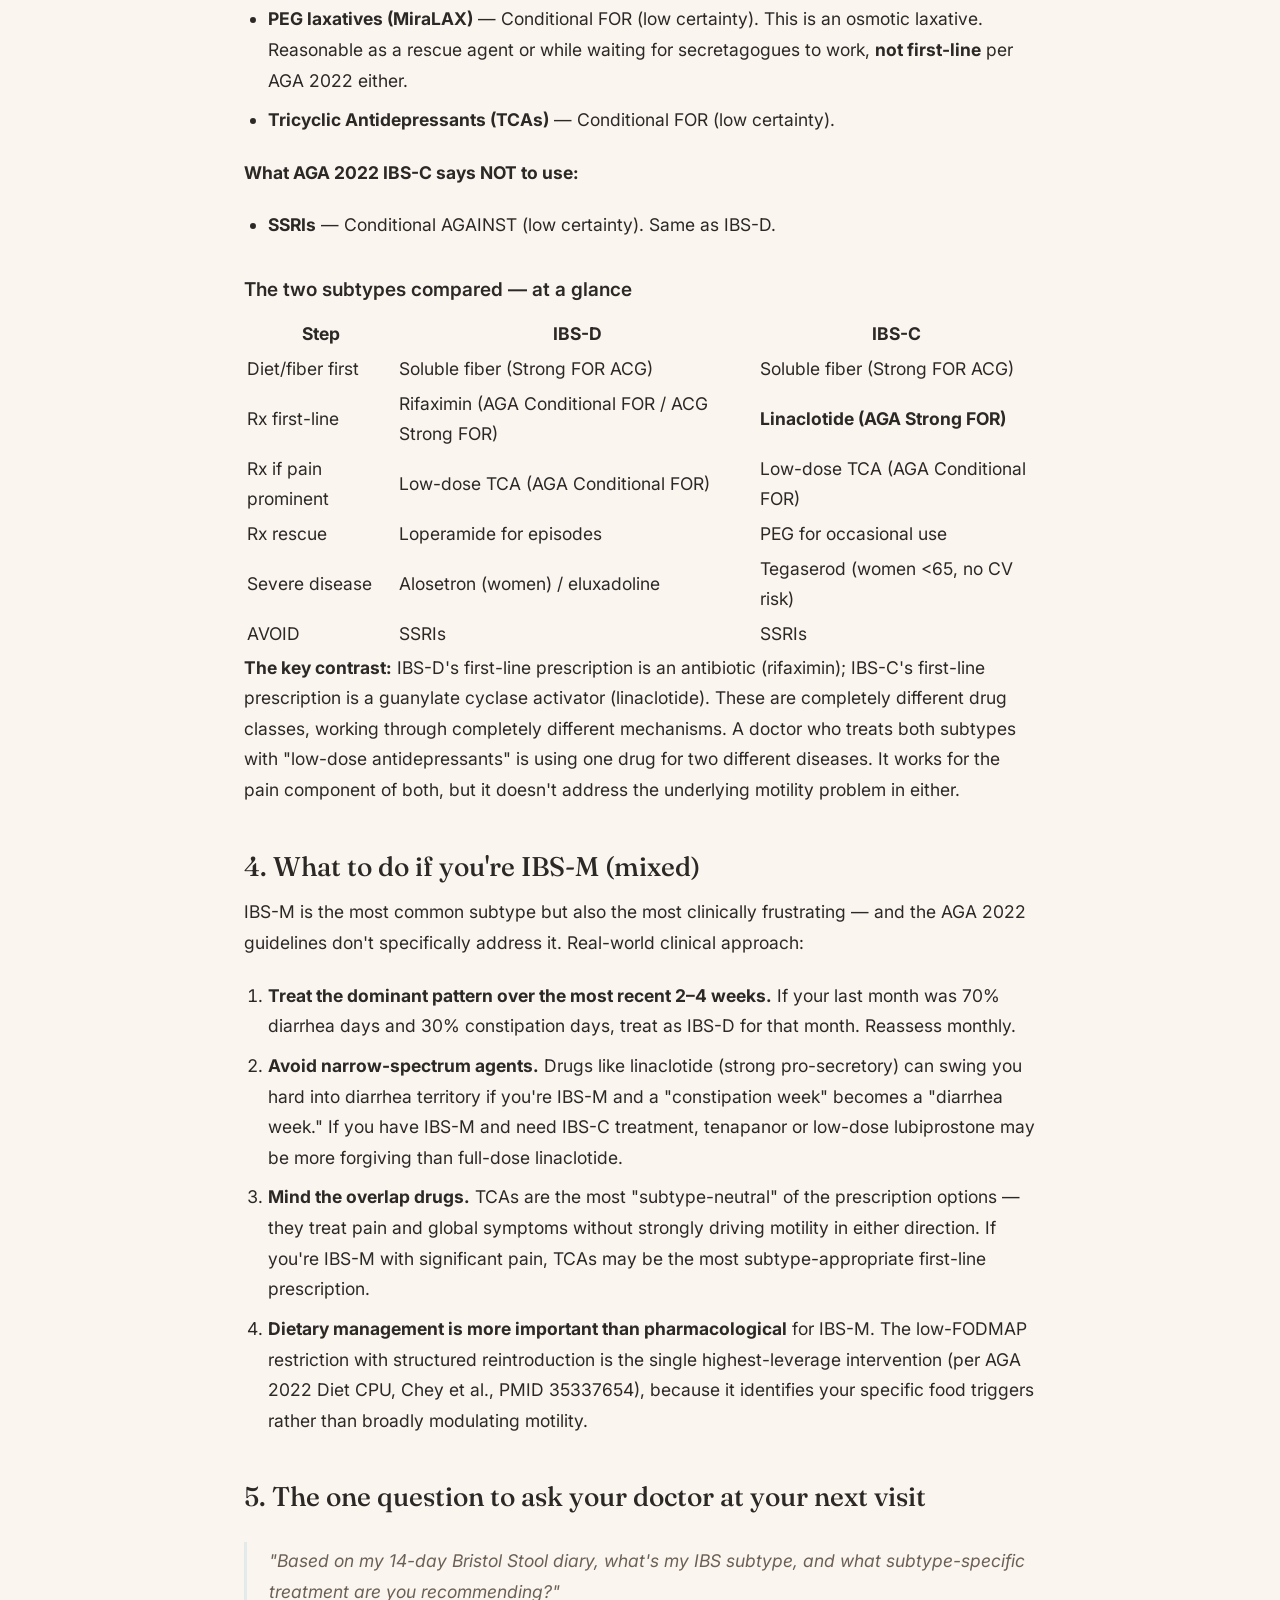
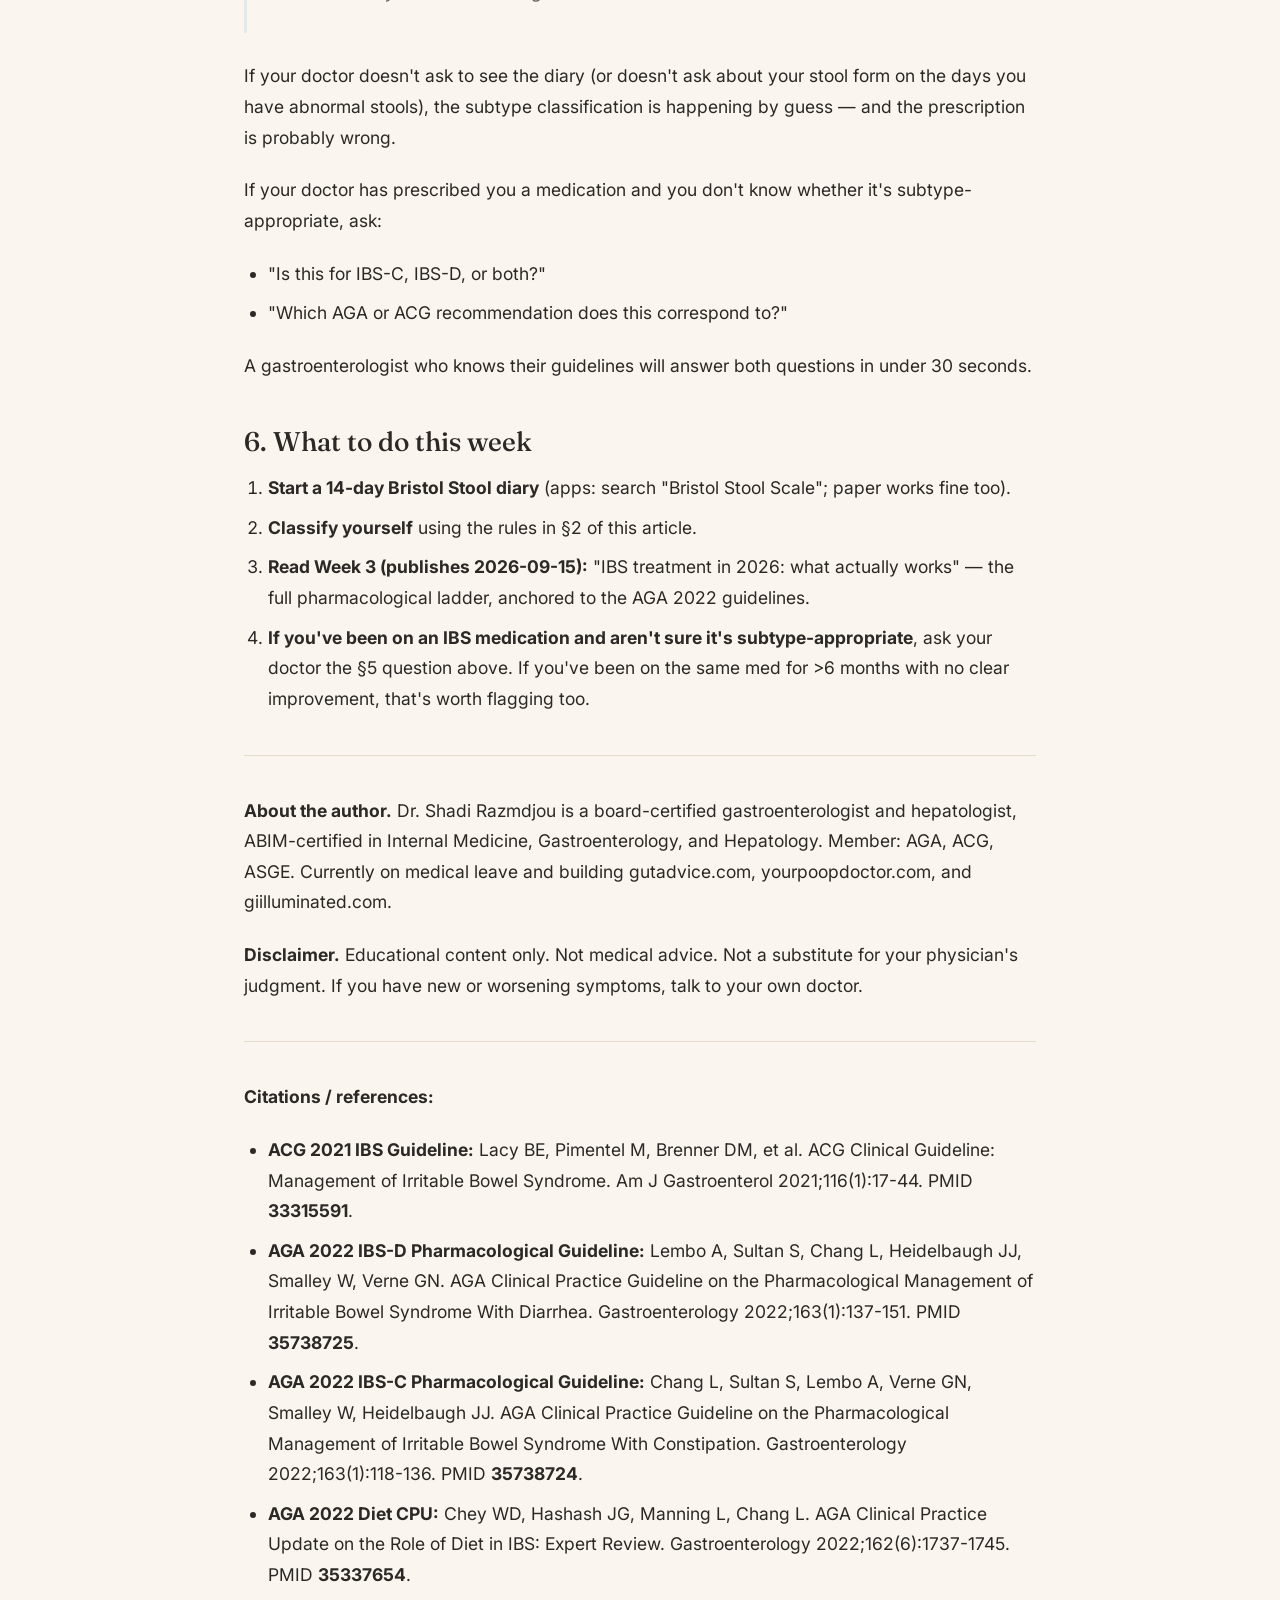
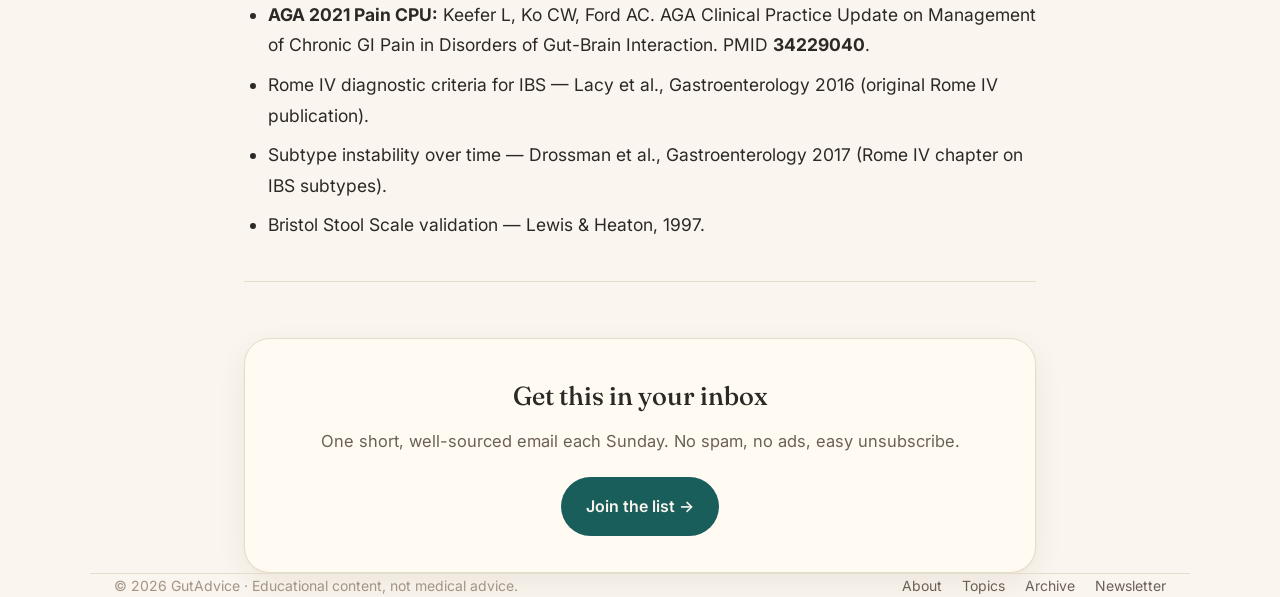
<file: issues/2026-09-20-ibs-subtypes-treatments.html>
<!DOCTYPE html>
<html lang="en">
<head>
  <meta charset="UTF-8" />
  <meta name="viewport" content="width=device-width, initial-scale=1.0" />
  <title>IBS-C vs IBS-D: why the distinction changes your treatment — GutAdvice</title>
  <meta name="description" content="Updated IBS subtype treatment options, AGA &amp; ACG Guidelines." />
  <meta property="og:title" content="IBS-C vs IBS-D: why the distinction changes your treatment — GutAdvice" />
  <meta property="og:description" content="Updated IBS subtype treatment options, AGA &amp; ACG Guidelines." />
  <meta property="og:type" content="article" />
  <meta property="og:url" content="https://gutadvice.com/issues/2026-09-20-ibs-subtypes-treatments.html" />
  <meta property="article:published_time" content="2026-09-20" />
  <meta name="theme-color" content="#1a5e5c" />
  <link rel="canonical" href="https://gutadvice.com/issues/2026-09-20-ibs-subtypes-treatments.html" />
  <link rel="icon" href="data:image/svg+xml,%3Csvg xmlns='http://www.w3.org/2000/svg' viewBox='0 0 32 32'%3E%3Crect width='32' height='32' rx='8' fill='%231a5e5c'/%3E%3Ctext x='16' y='22' font-family='Georgia,serif' font-size='18' fill='%23faf5ee' text-anchor='middle' font-weight='700'%3EG%3C/text%3E%3C/svg%3E" />
  <link rel="preconnect" href="https://fonts.googleapis.com">
  <link rel="preconnect" href="https://fonts.gstatic.com" crossorigin>
  <link href="https://fonts.googleapis.com/css2?family=Fraunces:opsz,wght@9..144,400;9..144,500;9..144,600;9..144,700;9..144,800&family=Inter:wght@400;500;600;700&display=swap" rel="stylesheet">
  <link rel="stylesheet" href="../site.css" />
</head>
<body>
  <header class="container">
    <nav class="nav">
      <a class="brand" href="../">
        <span class="brand-mark">G</span>
        <span class="brand-name">GutAdvice</span>
      </a>
      <div class="nav-links">
        <a href="../#topics">Topics</a>
        <a href="../archive.html">Archive</a>
        <a href="../#about">About</a>
      </div>
      <a class="nav-cta btn btn-ghost" href="../#newsletter">Join the list →</a>
    </nav>
  </header>

  <main class="container">
    <article class="issue">
      <a class="issue-back" href="../archive.html">← All issues</a>

      <header class="issue-header">
        <time class="issue-date" datetime="2026-09-20">September 20, 2026</time>
        <h1>IBS-C vs IBS-D: why the distinction changes your treatment</h1>
        <p class="issue-standfirst">Updated IBS subtype treatment options, AGA &amp; ACG Guidelines.</p>
        <div class="issue-tags"><a class="issue-tag" href="../archive.html?tag=ibs-fodmaps">IBS &amp; FODMAPs</a><a class="issue-tag" href="../archive.html?tag=see-a-gi-doc">When to see a GI doc</a><a class="issue-tag" href="../archive.html?tag=constipation">Constipation</a><a class="issue-tag" href="../archive.html?tag=diarrhea">Diarrhea</a></div>
      </header>

      <div class="issue-body">
        <!-- ▼▼ PASTE THE ISSUE BODY HERE ▼▼
             Plain HTML: <p>, <h2>, <ul>, <ol>, <blockquote>, <a>.
             Don't paste MailerLite's email HTML — it's table markup and
             will fight site.css. Copy the text, wrap it in these tags. -->

        <p>Educational content only. Not medical advice. Not a substitute for your physician's judgment. If you have new or worsening symptoms, talk to your own doctor.</p>

        <p>If you have IBS and your doctor has prescribed you a medication without asking whether you're IBS-C or IBS-D, that prescription is probably wrong.</p>
        <p>Not wrong-as-in-dangerous. Wrong-as-in-it's-the-wrong-drug-for-your-subtype. The 2022 AGA clinical practice guidelines on IBS — separate guidelines for IBS-C (Chang et al., Gastroenterology 2022, PMID <strong>35738724</strong>) and IBS-D (Lembo et al., Gastroenterology 2022, PMID <strong>35738725</strong>) — recommend <strong>different first-line medications for each subtype</strong>. Not different doses. Different drugs.</p>
        <p>The subtype distinction matters more than anything else in this 12-week series. This article walks through:</p>
        <ol>
        <li>What the IBS subtypes actually are (Rome IV)</li>
        <li>How to figure out which subtype you have (home classification)</li>
        <li>The subtype-specific treatment ladders per AGA 2022</li>
        <li>What to do if you're IBS-M (mixed — the trickiest)</li>
        <li>The one question to ask your doctor at your next visit</li>
        </ol>
        <hr />
        <h2>1. What the IBS subtypes actually are (Rome IV criteria)</h2>
        <p>IBS is not one disease. It's a collection of related symptoms, classified by the <strong>predominant bowel habit pattern</strong>. The Rome IV criteria — the formal diagnostic standard — define four subtypes based on <strong>stool form</strong> (not symptoms, not pain, not frequency):</p>
        <table>
        <thead>
        <tr>
          <th>Subtype</th>
          <th>Rome IV definition (stool form on days with abnormal stools)</th>
        </tr>
        </thead>
        <tbody>
        <tr>
          <td><strong>IBS-C</strong> (constipation-predominant)</td>
          <td>&gt;25% hard stools (Bristol 1–2) AND &lt;25% loose stools (Bristol 6–7)</td>
        </tr>
        <tr>
          <td><strong>IBS-D</strong> (diarrhea-predominant)</td>
          <td>&gt;25% loose stools (Bristol 6–7) AND &lt;25% hard stools (Bristol 1–2)</td>
        </tr>
        <tr>
          <td><strong>IBS-M</strong> (mixed)</td>
          <td>&gt;25% hard stools AND &gt;25% loose stools</td>
        </tr>
        <tr>
          <td><strong>IBS-U</strong> (unclassified)</td>
          <td>Insufficient abnormality to meet C, D, or M criteria</td>
        </tr>
        </tbody>
        </table>
        <p><strong>Two important things this table doesn't say:</strong></p>
        <ul>
        <li><strong>Pain is not the classifier.</strong> Pain is required for the IBS diagnosis but doesn't determine the subtype. You can have severe pain with IBS-C or IBS-D; the subtype is determined by stool form alone.</li>
        <li><strong>Subtype is not permanent.</strong> Roughly 30–40% of IBS patients change subtype over 2–5 years. IBS-C can become IBS-M, IBS-D can become IBS-C (especially as women approach menopause), and IBS-M is genuinely unstable. <strong>If you were told you have IBS-C three years ago and your symptoms now look like IBS-D, the subtype should be re-evaluated.</strong></li>
        </ul>
        <p>The AGA 2022 guidelines for IBS-C and IBS-D were built around the Rome IV subtype definitions. Treating IBS-C with an IBS-D drug — or vice versa — is not a benign error; it can make symptoms worse.</p>
        <h2>2. How to figure out which subtype you have</h2>
        <p>You can do this at home with two weeks of data.</p>
        <p><strong>The Bristol Stool Form Scale</strong> classifies stool into seven types:</p>
        <ul>
        <li><strong>Type 1:</strong> Separate hard lumps (hard to pass)</li>
        <li><strong>Type 2:</strong> Lumpy, sausage-shaped</li>
        <li><strong>Type 3:</strong> Cracked, sausage-shaped</li>
        <li><strong>Type 4:</strong> Smooth, soft sausage or snake (ideal)</li>
        <li><strong>Type 5:</strong> Soft blobs with clear edges</li>
        <li><strong>Type 6:</strong> Mushy, fluffy pieces</li>
        <li><strong>Type 7:</strong> Entirely liquid</li>
        </ul>
        <p><strong>The home classification exercise:</strong></p>
        <ol>
        <li>For <strong>14 days</strong>, score every bowel movement using the Bristol scale. (Apps help — search &quot;Bristol Stool Scale&quot; in your phone's app store; free options exist.)</li>
        <li><strong>Discard days with Bristol 3–4</strong> (normal stools) — they don't count for subtype classification.</li>
        <li><strong>Of the days with abnormal stools (Bristol 1–2 or 6–7):</strong> what percentage were 1–2 (hard) vs 6–7 (loose)?</li>
        </ol>
        <p>The classification:</p>
        <ul>
        <li>If <strong>&gt;25% of abnormal days were Bristol 1–2</strong> AND <strong>&lt;25% were Bristol 6–7</strong> → IBS-C</li>
        <li>If <strong>&gt;25% of abnormal days were Bristol 6–7</strong> AND <strong>&lt;25% were Bristol 1–2</strong> → IBS-D</li>
        <li>If <strong>both &gt;25%</strong> → IBS-M</li>
        <li>If neither → IBS-U (reassess)</li>
        </ul>
        <p><strong>Bring this 14-day diary to your next appointment.</strong> It's the single most useful data point you can give a gastroenterologist for subtype classification. Most patients (and many PCPs) classify by self-report (&quot;I usually have diarrhea&quot;) which is unreliable. The 14-day diary is the evidence.</p>
        <h2>3. The subtype-specific treatment ladders per AGA 2022</h2>
        <h3>IBS-D — first-line, per AGA 2022 (Lembo et al., PMID 35738725)</h3>
        <p>The AGA 2022 IBS-D guideline made <strong>8 conditional recommendations FOR</strong> medications (no Strong recommendations in this guideline):</p>
        <p><strong>First-line (in order of evidence quality):</strong></p>
        <ul>
        <li><strong>Rifaximin</strong> 550 mg three times daily for 14 days (repeatable) — Conditional FOR (moderate certainty). Same as ACG 2021 (Strong FOR, moderate evidence); the two societies agree.</li>
        <li><strong>Low-dose tricyclic antidepressants (TCAs)</strong> such as amitriptyline 10–25 mg at bedtime — Conditional FOR (low certainty). Particularly useful when pain is a major component.</li>
        </ul>
        <p><strong>Second-line / severe-disease:</strong></p>
        <ul>
        <li><strong>Alosetron</strong> (5-HT3 antagonist) for women with severe IBS-D who have failed conventional therapy — Conditional FOR (moderate certainty). REMS-restricted; specialist prescription.</li>
        <li><strong>Eluxadoline</strong> (mixed opioid agonist/antagonist) — Conditional FOR (moderate certainty). Avoid in patients without a gallbladder or with pancreatitis/SOD history.</li>
        </ul>
        <p><strong>Adjunct / rescue:</strong></p>
        <ul>
        <li><strong>Loperamide</strong> (Imodium) for predictable episodes (long car ride, important meeting) — Conditional FOR (very low certainty). Not a global IBS-D therapy; works on transit but not on pain or bloating.</li>
        </ul>
        <p><strong>What AGA 2022 IBS-D says NOT to use:</strong></p>
        <ul>
        <li><strong>SSRIs</strong> — Conditional AGAINST (low certainty). TCAs are preferred over SSRIs for IBS.</li>
        </ul>
        <h3>IBS-C — first-line, per AGA 2022 (Chang et al., PMID 35738724)</h3>
        <p>The AGA 2022 IBS-C guideline made <strong>9 recommendations</strong> (one Strong, eight Conditional):</p>
        <p>There is two different mechanisms: osmotic laxatives (usually available over the counter) which work by drawing and keeping water in the lumen of the intestines and lead to softer stools that are easier to pass and secretagogues that lead to softer stools by causing the lining of the intestine to secret more electolytes into the lumen of the intestines which in turn draw fluid with them and soften the stool. Oftentimes these secretagogues have additional properties that can help alleviate abdominal pain beyond preventing hard stools.</p>
        <p><strong>First-line (Strong recommendation):</strong></p>
        <ul>
        <li><strong>Linaclotide</strong> 290 µg daily — <strong>Strong FOR, high certainty.</strong> This is a secretagogue. It is the only Strong recommendation in either AGA 2022 guideline. If you have IBS-C and aren't responding to lifestyle/dietary measures, linaclotide is the prescription with the strongest evidence base.</li>
        </ul>
        <p><strong>First-line alternatives (Conditional FOR, moderate certainty):</strong></p>
        <ul>
        <li><strong>Plecanatide</strong> 3 mg daily — similar mechanism to linaclotide.</li>
        <li><strong>Tenapanor</strong> 50 mg twice daily — newer agent; different mechanism (intestinal sodium-hydrogen exchanger 3 inhibition).</li>
        <li><strong>Lubiprostone</strong> 8 µg twice daily — chloride channel activator.</li>
        <li><strong>Tegaserod</strong> (5-HT4 agonist) — Conditional FOR (moderate certainty). <strong>Restricted to women under 65 with ≤1 cardiovascular risk factor who have not adequately responded to secretagogues.</strong> FDA cardiovascular-safety restriction; specialist prescription only.</li>
        </ul>
        <p><strong>Second-line / rescue (Conditional FOR, low certainty):</strong></p>
        <ul>
        <li><strong>PEG laxatives (MiraLAX)</strong> — Conditional FOR (low certainty). This is an osmotic laxative. Reasonable as a rescue agent or while waiting for secretagogues to work, <strong>not first-line</strong> per AGA 2022 either.</li>
        <li><strong>Tricyclic Antidepressants (TCAs)</strong> — Conditional FOR (low certainty).</li>
        </ul>
        <p><strong>What AGA 2022 IBS-C says NOT to use:</strong></p>
        <ul>
        <li><strong>SSRIs</strong> — Conditional AGAINST (low certainty). Same as IBS-D.</li>
        </ul>
        <h3>The two subtypes compared — at a glance</h3>
        <table>
        <thead>
        <tr>
          <th>Step</th>
          <th>IBS-D</th>
          <th>IBS-C</th>
        </tr>
        </thead>
        <tbody>
        <tr>
          <td>Diet/fiber first</td>
          <td>Soluble fiber (Strong FOR ACG)</td>
          <td>Soluble fiber (Strong FOR ACG)</td>
        </tr>
        <tr>
          <td>Rx first-line</td>
          <td>Rifaximin (AGA Conditional FOR / ACG Strong FOR)</td>
          <td><strong>Linaclotide (AGA Strong FOR)</strong></td>
        </tr>
        <tr>
          <td>Rx if pain prominent</td>
          <td>Low-dose TCA (AGA Conditional FOR)</td>
          <td>Low-dose TCA (AGA Conditional FOR)</td>
        </tr>
        <tr>
          <td>Rx rescue</td>
          <td>Loperamide for episodes</td>
          <td>PEG for occasional use</td>
        </tr>
        <tr>
          <td>Severe disease</td>
          <td>Alosetron (women) / eluxadoline</td>
          <td>Tegaserod (women &lt;65, no CV risk)</td>
        </tr>
        <tr>
          <td>AVOID</td>
          <td>SSRIs</td>
          <td>SSRIs</td>
        </tr>
        </tbody>
        </table>
        <p><strong>The key contrast:</strong> IBS-D's first-line prescription is an antibiotic (rifaximin); IBS-C's first-line prescription is a guanylate cyclase activator (linaclotide). These are completely different drug classes, working through completely different mechanisms. A doctor who treats both subtypes with &quot;low-dose antidepressants&quot; is using one drug for two different diseases. It works for the pain component of both, but it doesn't address the underlying motility problem in either.</p>
        <h2>4. What to do if you're IBS-M (mixed)</h2>
        <p>IBS-M is the most common subtype but also the most clinically frustrating — and the AGA 2022 guidelines don't specifically address it. Real-world clinical approach:</p>
        <ol>
        <li><strong>Treat the dominant pattern over the most recent 2–4 weeks.</strong> If your last month was 70% diarrhea days and 30% constipation days, treat as IBS-D for that month. Reassess monthly.</li>
        <li><strong>Avoid narrow-spectrum agents.</strong> Drugs like linaclotide (strong pro-secretory) can swing you hard into diarrhea territory if you're IBS-M and a &quot;constipation week&quot; becomes a &quot;diarrhea week.&quot; If you have IBS-M and need IBS-C treatment, tenapanor or low-dose lubiprostone may be more forgiving than full-dose linaclotide.</li>
        <li><strong>Mind the overlap drugs.</strong> TCAs are the most &quot;subtype-neutral&quot; of the prescription options — they treat pain and global symptoms without strongly driving motility in either direction. If you're IBS-M with significant pain, TCAs may be the most subtype-appropriate first-line prescription.</li>
        <li><strong>Dietary management is more important than pharmacological</strong> for IBS-M. The low-FODMAP restriction with structured reintroduction is the single highest-leverage intervention (per AGA 2022 Diet CPU, Chey et al., PMID 35337654), because it identifies your specific food triggers rather than broadly modulating motility.</li>
        </ol>
        <h2>5. The one question to ask your doctor at your next visit</h2>
        <blockquote>
        <p>&quot;Based on my 14-day Bristol Stool diary, what's my IBS subtype, and what subtype-specific treatment are you recommending?&quot;</p>
        </blockquote>
        <p>If your doctor doesn't ask to see the diary (or doesn't ask about your stool form on the days you have abnormal stools), the subtype classification is happening by guess — and the prescription is probably wrong.</p>
        <p>If your doctor has prescribed you a medication and you don't know whether it's subtype-appropriate, ask:</p>
        <ul>
        <li>&quot;Is this for IBS-C, IBS-D, or both?&quot;</li>
        <li>&quot;Which AGA or ACG recommendation does this correspond to?&quot;</li>
        </ul>
        <p>A gastroenterologist who knows their guidelines will answer both questions in under 30 seconds.</p>
        <h2>6. What to do this week</h2>
        <ol>
        <li><strong>Start a 14-day Bristol Stool diary</strong> (apps: search &quot;Bristol Stool Scale&quot;; paper works fine too).</li>
        <li><strong>Classify yourself</strong> using the rules in §2 of this article.</li>
        <li><strong>Read Week 3 (publishes 2026-09-15):</strong> &quot;IBS treatment in 2026: what actually works&quot; — the full pharmacological ladder, anchored to the AGA 2022 guidelines.</li>
        <li><strong>If you've been on an IBS medication and aren't sure it's subtype-appropriate</strong>, ask your doctor the §5 question above. If you've been on the same med for &gt;6 months with no clear improvement, that's worth flagging too.</li>
        </ol>
        <hr />
        <p><strong>About the author.</strong> Dr. Shadi Razmdjou is a board-certified gastroenterologist and hepatologist, ABIM-certified in Internal Medicine, Gastroenterology, and Hepatology. Member: AGA, ACG, ASGE. Currently on medical leave and building gutadvice.com, yourpoopdoctor.com, and giilluminated.com.</p>
        <p><strong>Disclaimer.</strong> Educational content only. Not medical advice. Not a substitute for your physician's judgment. If you have new or worsening symptoms, talk to your own doctor.</p>
        <hr />
        <p><strong>Citations / references:</strong></p>
        <ul>
        <li><strong>ACG 2021 IBS Guideline:</strong> Lacy BE, Pimentel M, Brenner DM, et al. ACG Clinical Guideline: Management of Irritable Bowel Syndrome. Am J Gastroenterol 2021;116(1):17-44. PMID <strong>33315591</strong>.</li>
        <li><strong>AGA 2022 IBS-D Pharmacological Guideline:</strong> Lembo A, Sultan S, Chang L, Heidelbaugh JJ, Smalley W, Verne GN. AGA Clinical Practice Guideline on the Pharmacological Management of Irritable Bowel Syndrome With Diarrhea. Gastroenterology 2022;163(1):137-151. PMID <strong>35738725</strong>.</li>
        <li><strong>AGA 2022 IBS-C Pharmacological Guideline:</strong> Chang L, Sultan S, Lembo A, Verne GN, Smalley W, Heidelbaugh JJ. AGA Clinical Practice Guideline on the Pharmacological Management of Irritable Bowel Syndrome With Constipation. Gastroenterology 2022;163(1):118-136. PMID <strong>35738724</strong>.</li>
        <li><strong>AGA 2022 Diet CPU:</strong> Chey WD, Hashash JG, Manning L, Chang L. AGA Clinical Practice Update on the Role of Diet in IBS: Expert Review. Gastroenterology 2022;162(6):1737-1745. PMID <strong>35337654</strong>.</li>
        <li><strong>AGA 2021 Pain CPU:</strong> Keefer L, Ko CW, Ford AC. AGA Clinical Practice Update on Management of Chronic GI Pain in Disorders of Gut-Brain Interaction. PMID <strong>34229040</strong>.</li>
        <li>Rome IV diagnostic criteria for IBS — Lacy et al., Gastroenterology 2016 (original Rome IV publication).</li>
        <li>Subtype instability over time — Drossman et al., Gastroenterology 2017 (Rome IV chapter on IBS subtypes).</li>
        <li>Bristol Stool Scale validation — Lewis &amp; Heaton, 1997.</li>
        </ul>
        <hr />

        <!-- ▲▲ END ISSUE BODY ▲▲ -->
      </div>

      <aside class="issue-cta">
        <h2>Get this in your inbox</h2>
        <p>One short, well-sourced email each Sunday. No spam, no ads, easy unsubscribe.</p>
        <a class="btn btn-primary" href="../#newsletter">Join the list →</a>
      </aside>
    </article>
  </main>

  <footer class="container">
    <div class="footer-row">
      <div>© 2026 GutAdvice · Educational content, not medical advice.</div>
      <div class="footer-links">
        <a href="../#about">About</a>
        <a href="../#topics">Topics</a>
        <a href="../archive.html">Archive</a>
        <a href="../#newsletter">Newsletter</a>
      </div>
    </div>
  </footer>
</body>
</html>
</file>
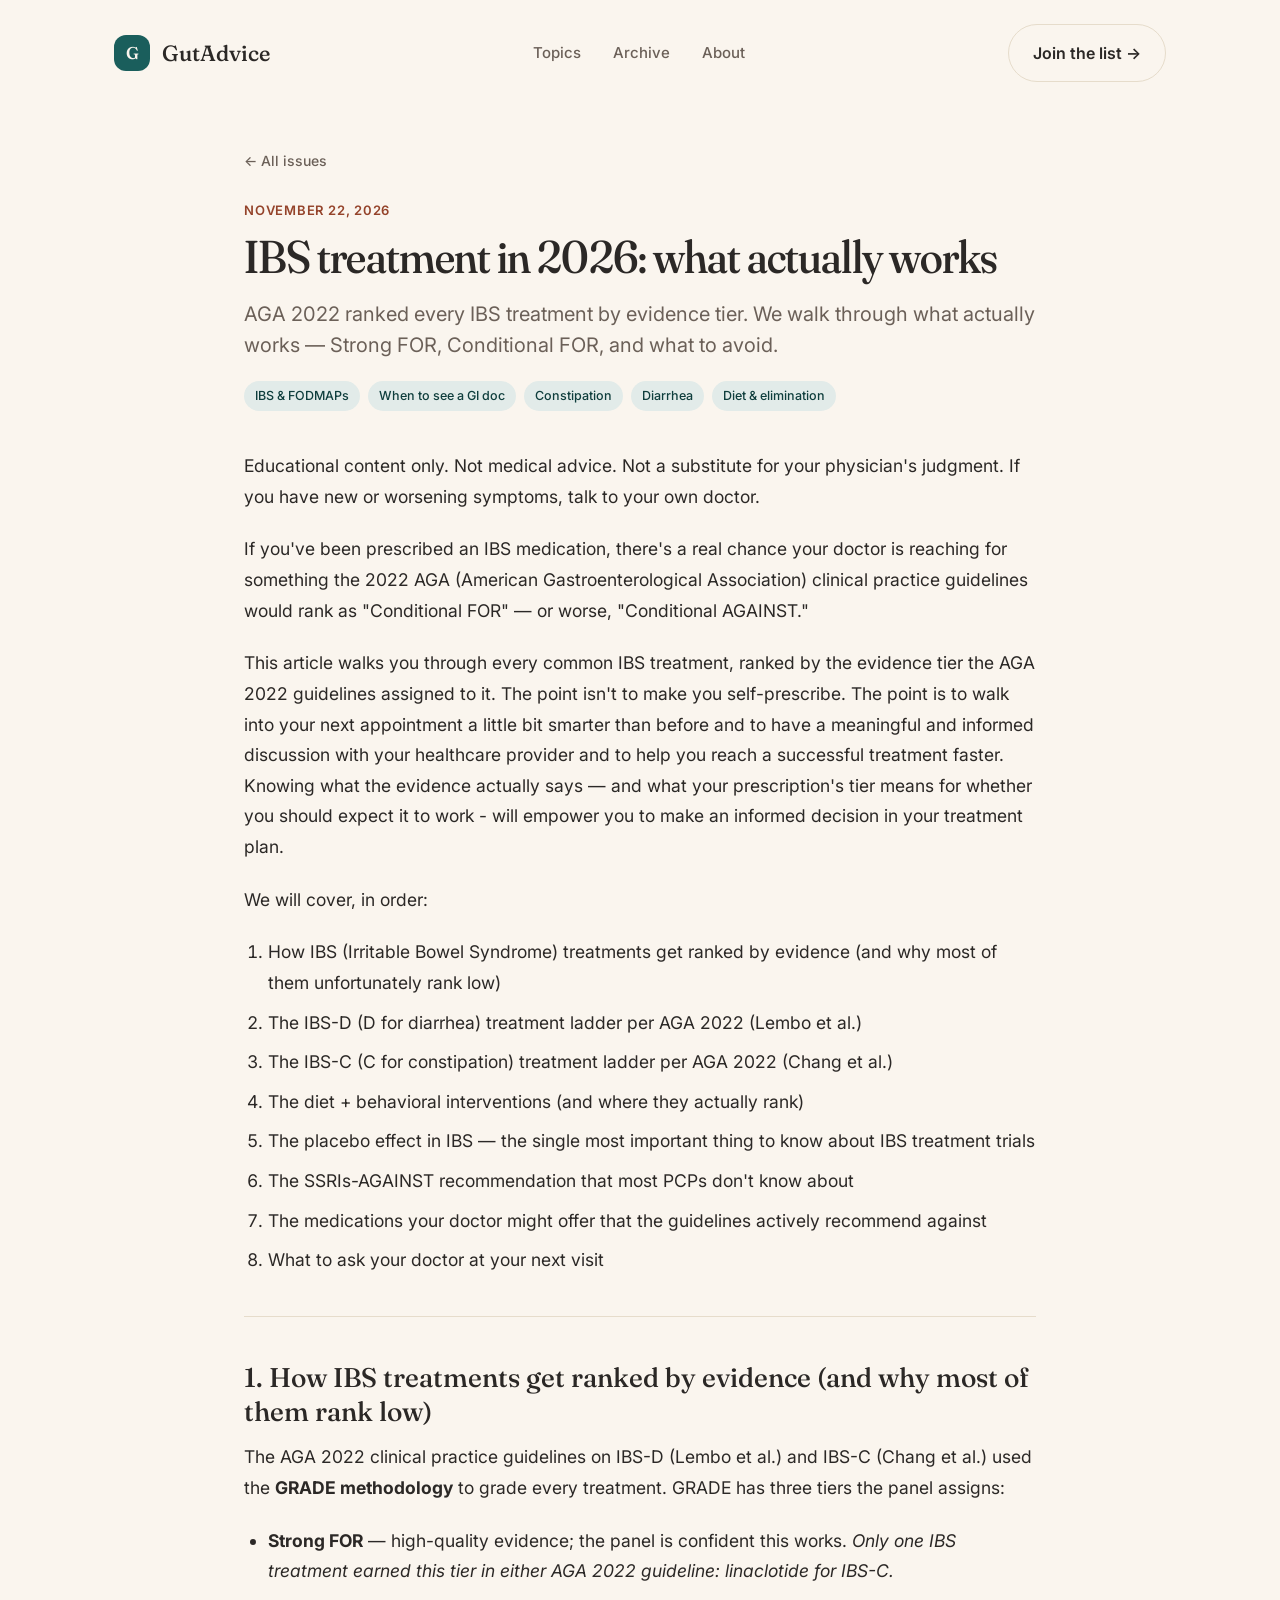
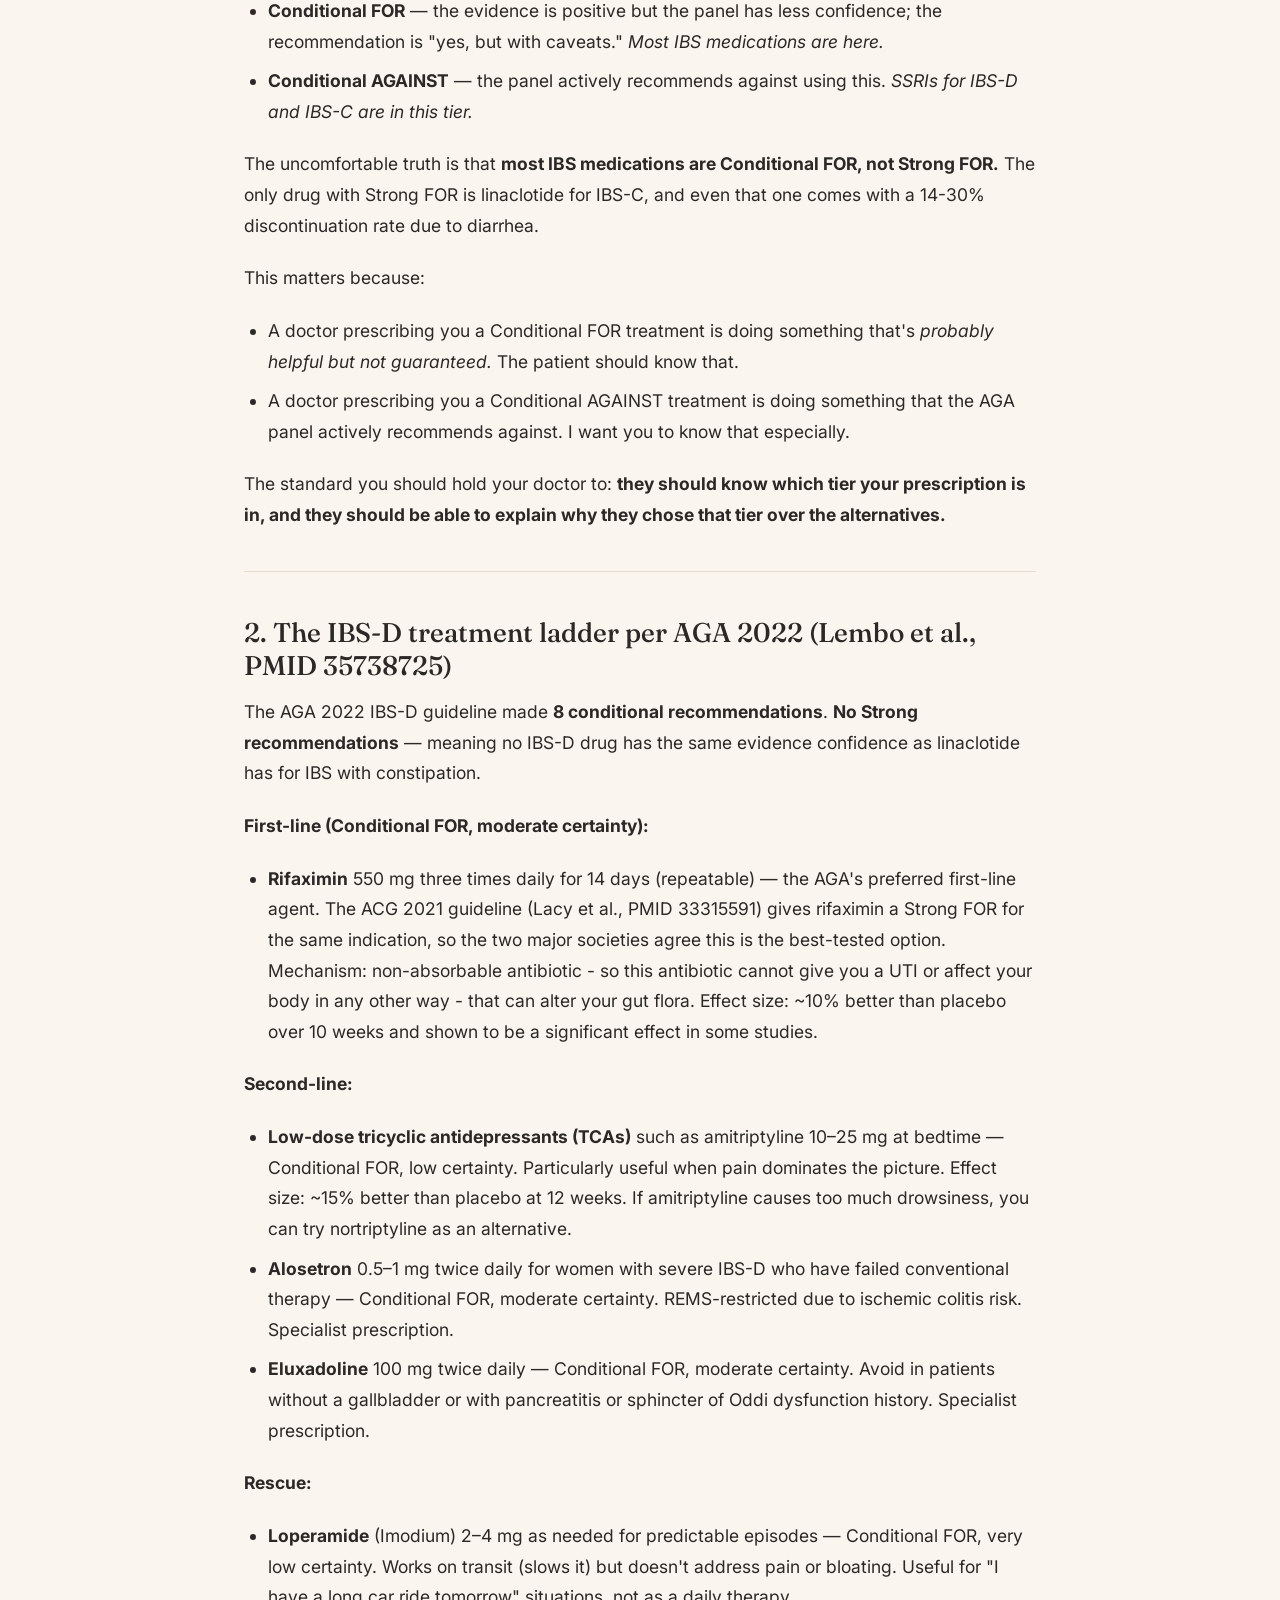
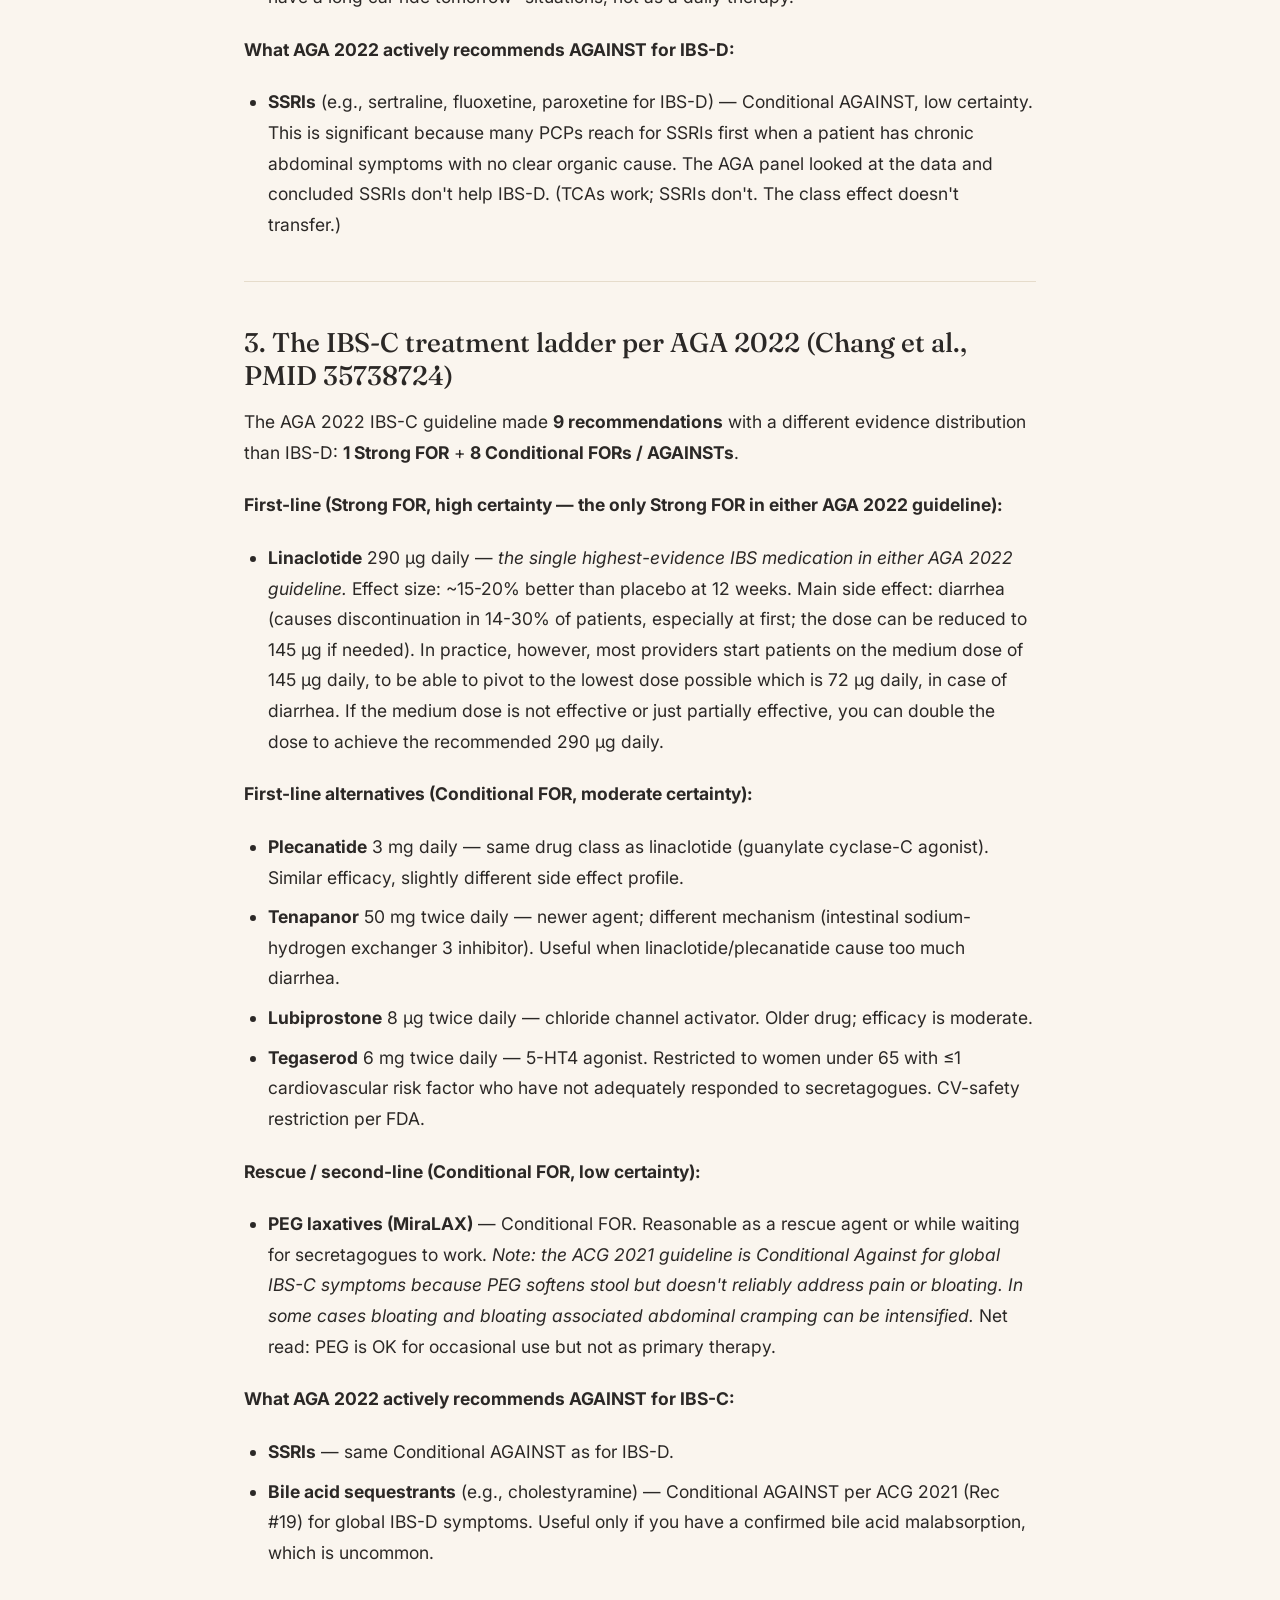
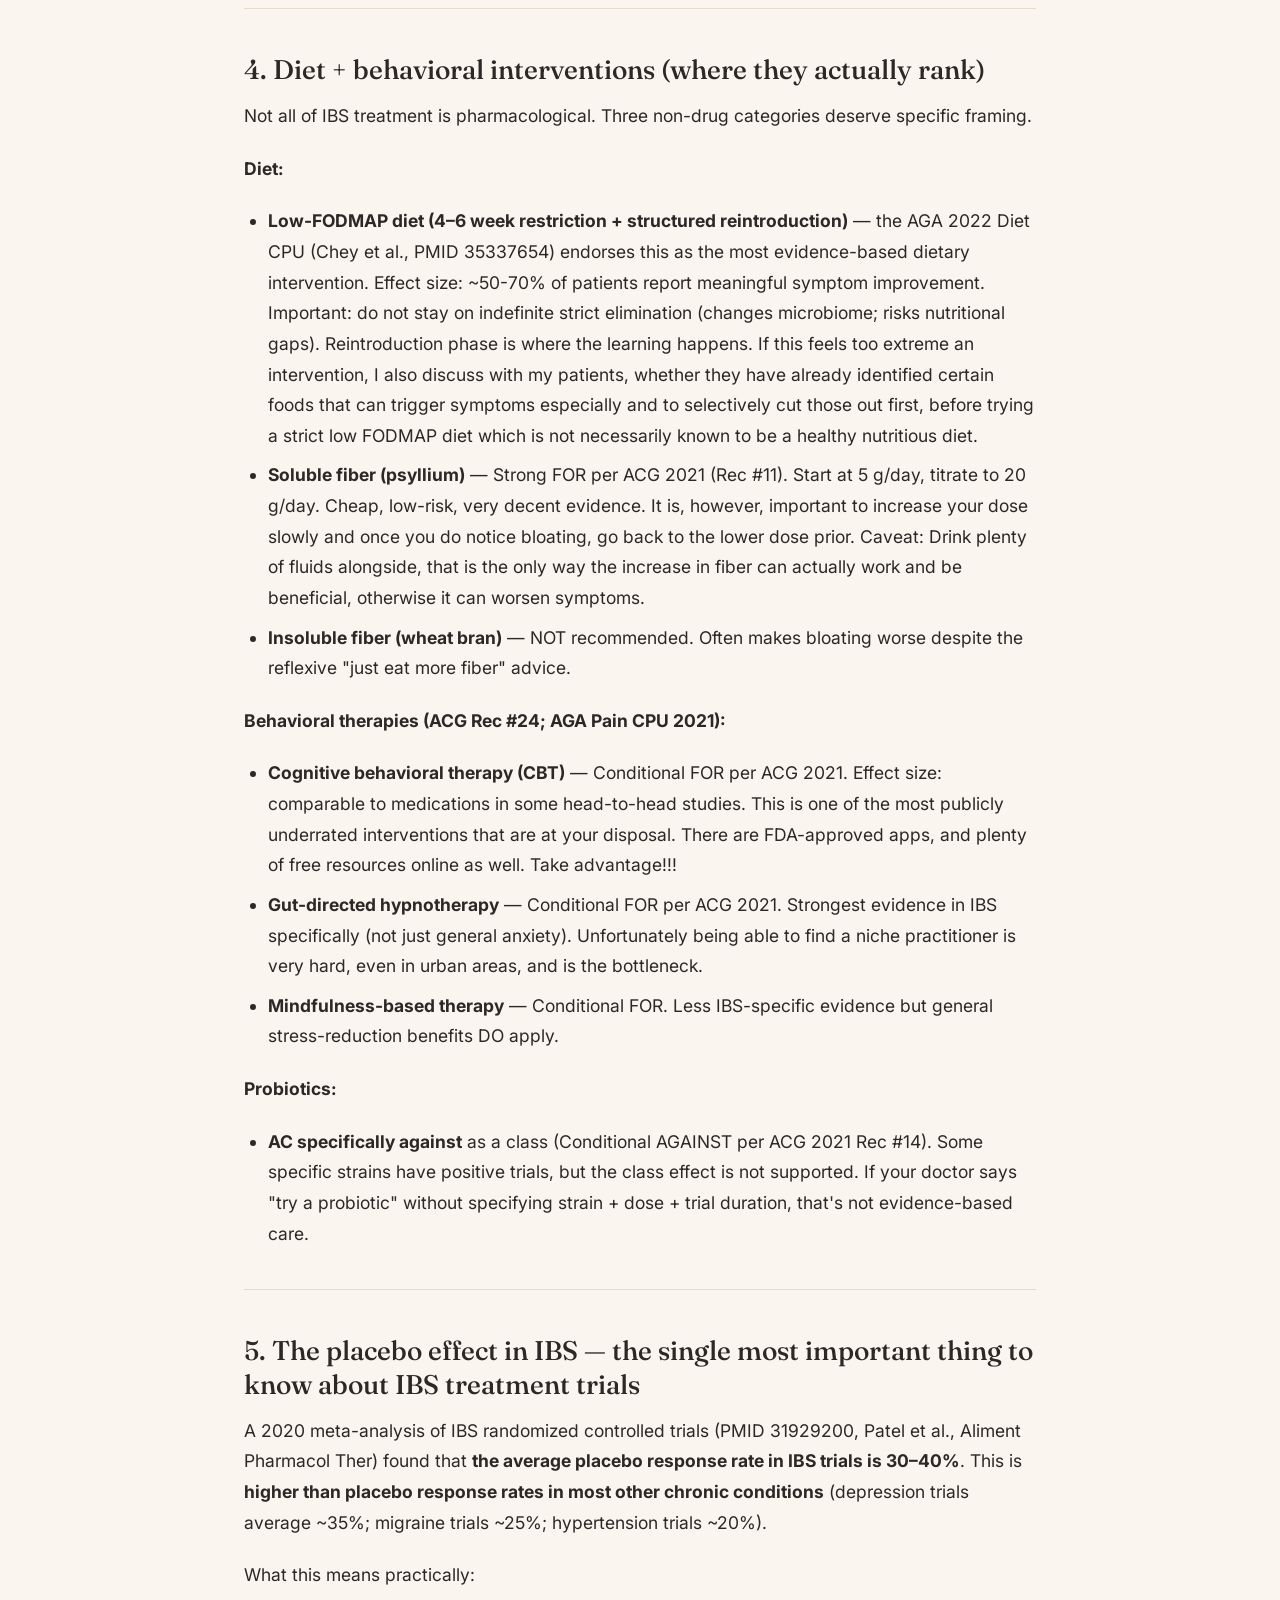
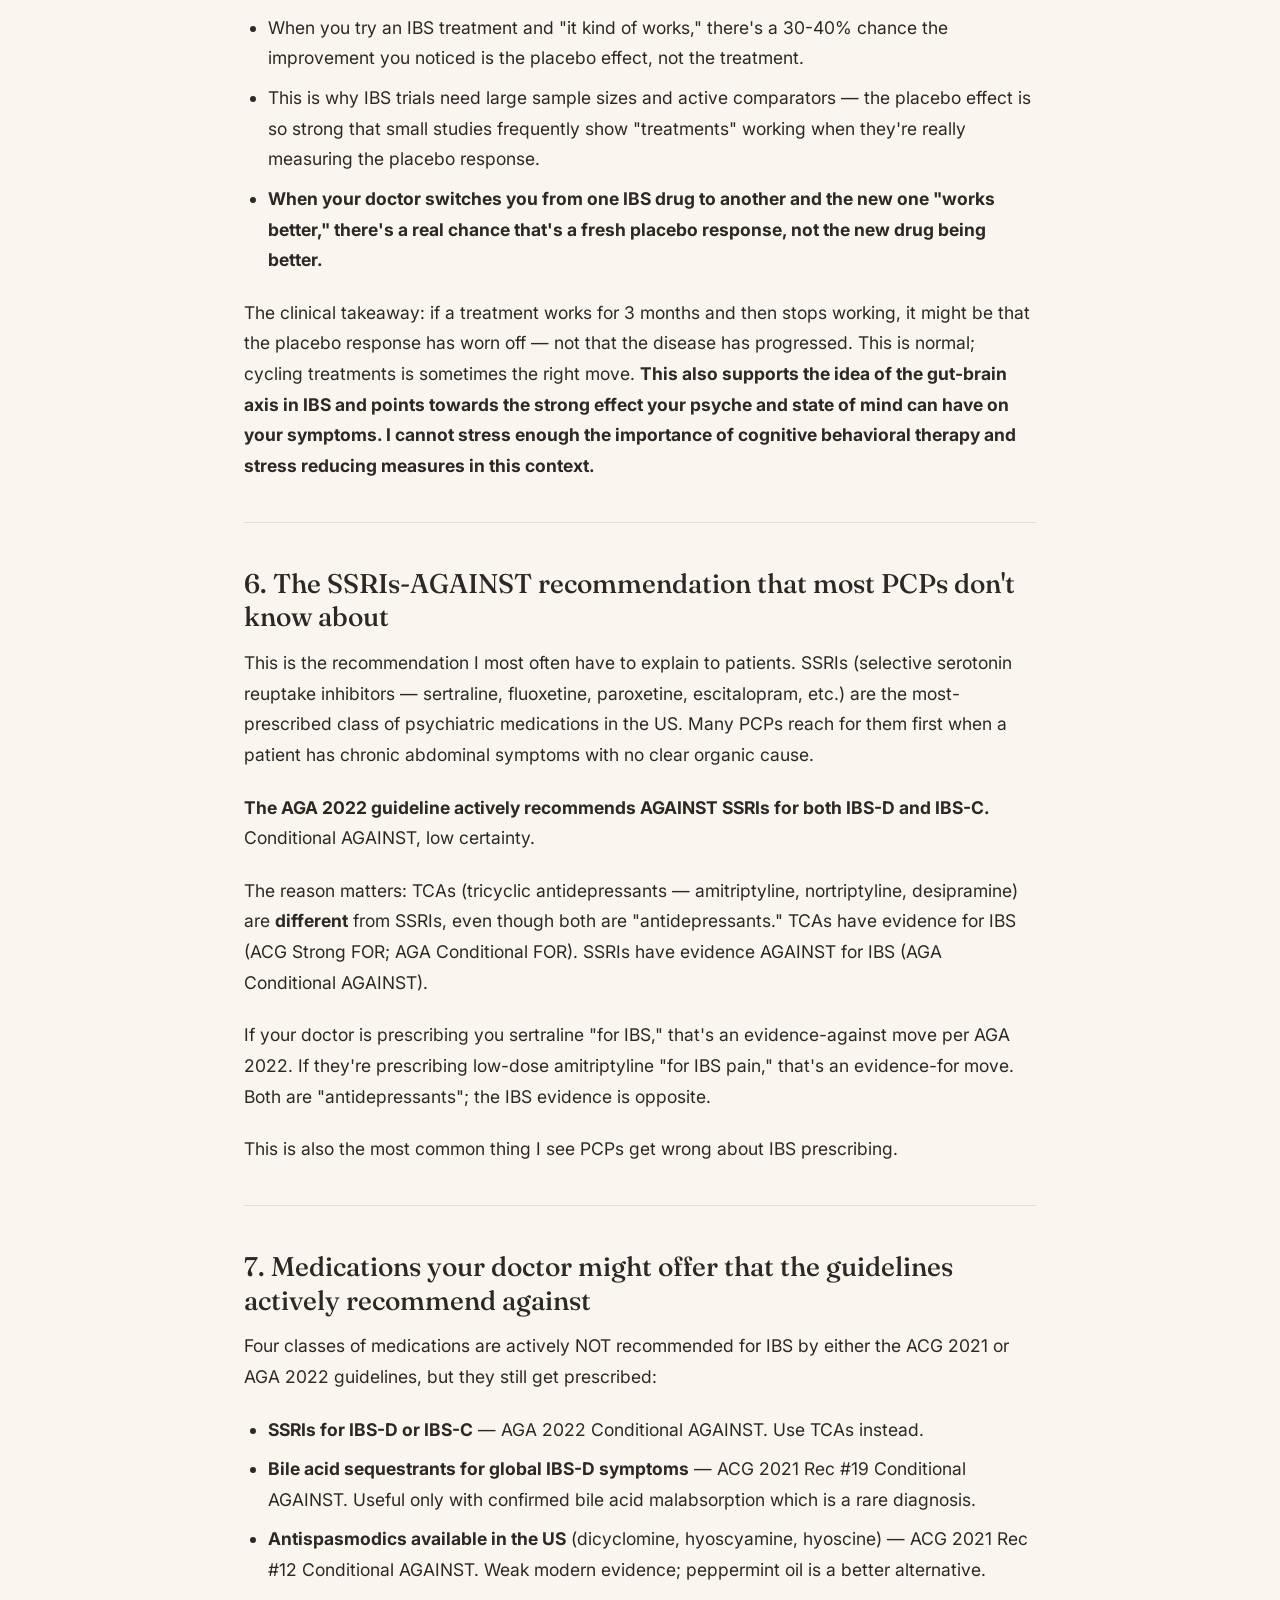
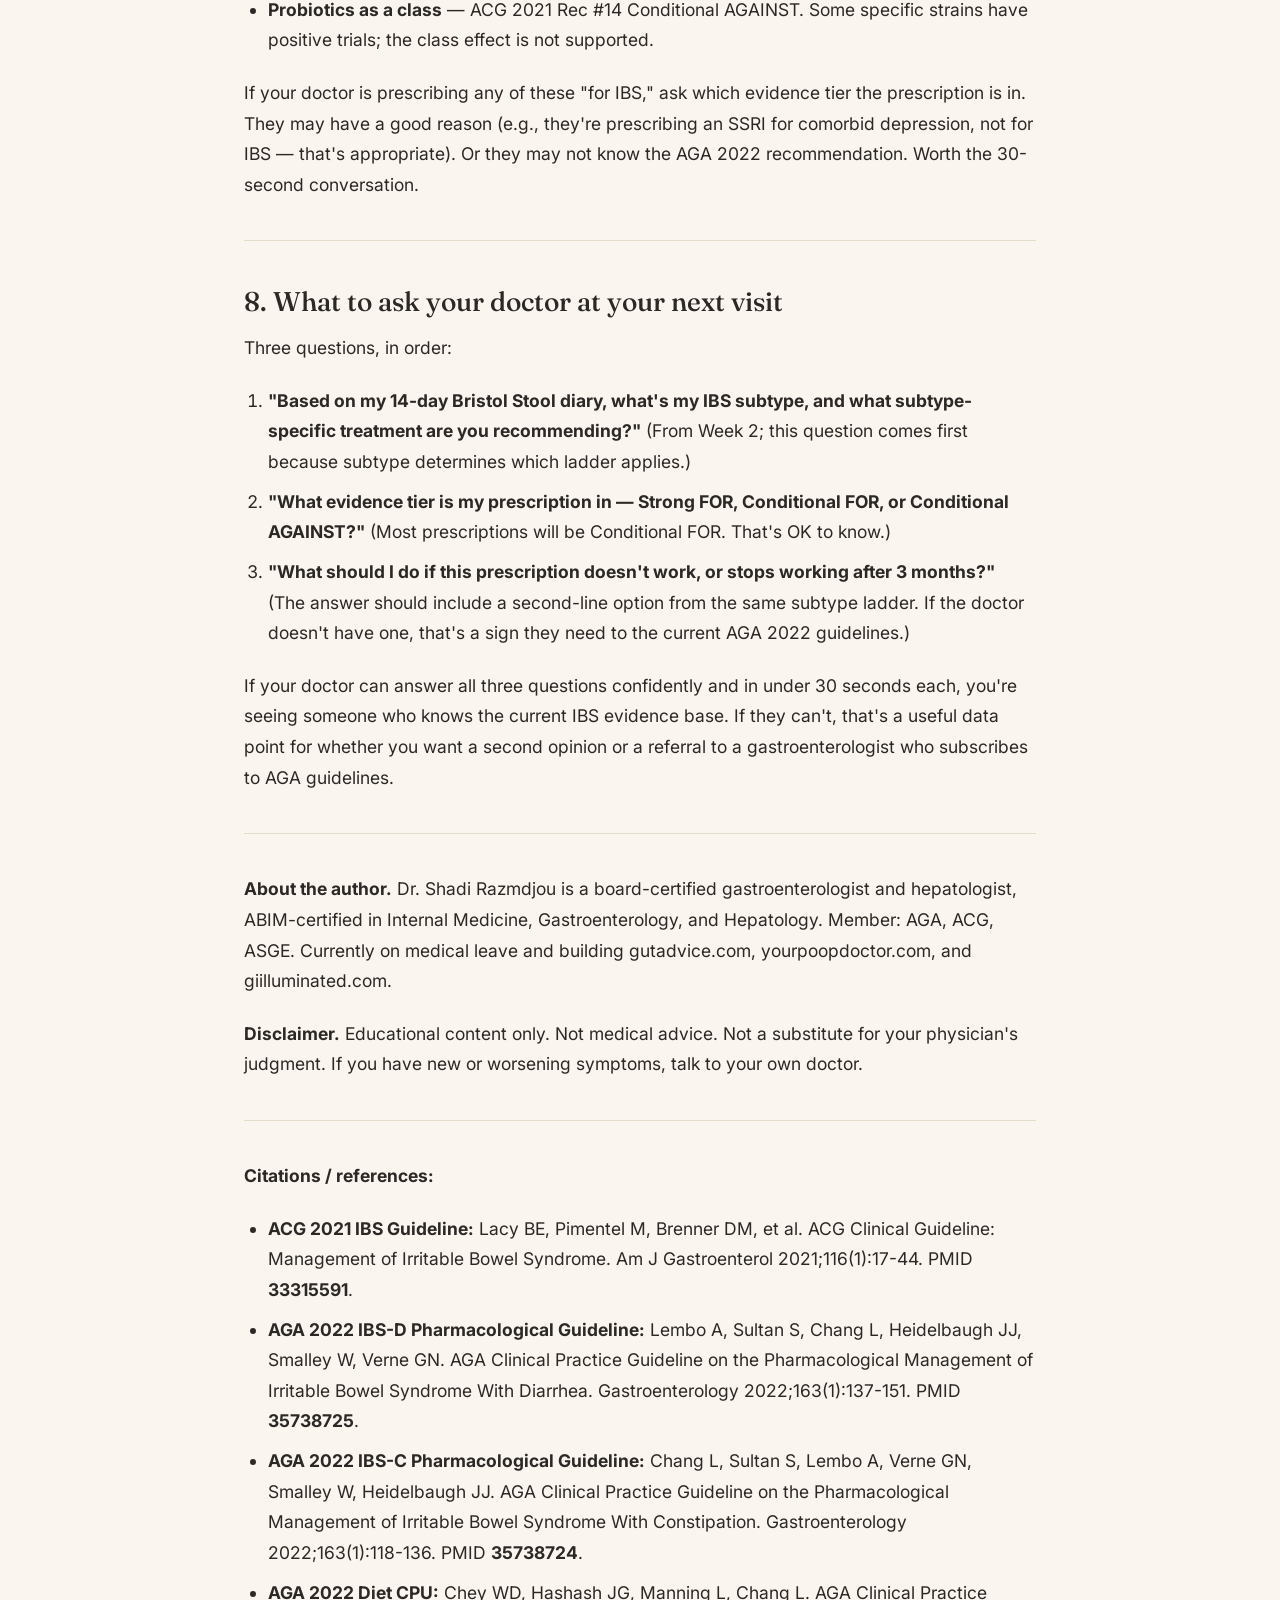
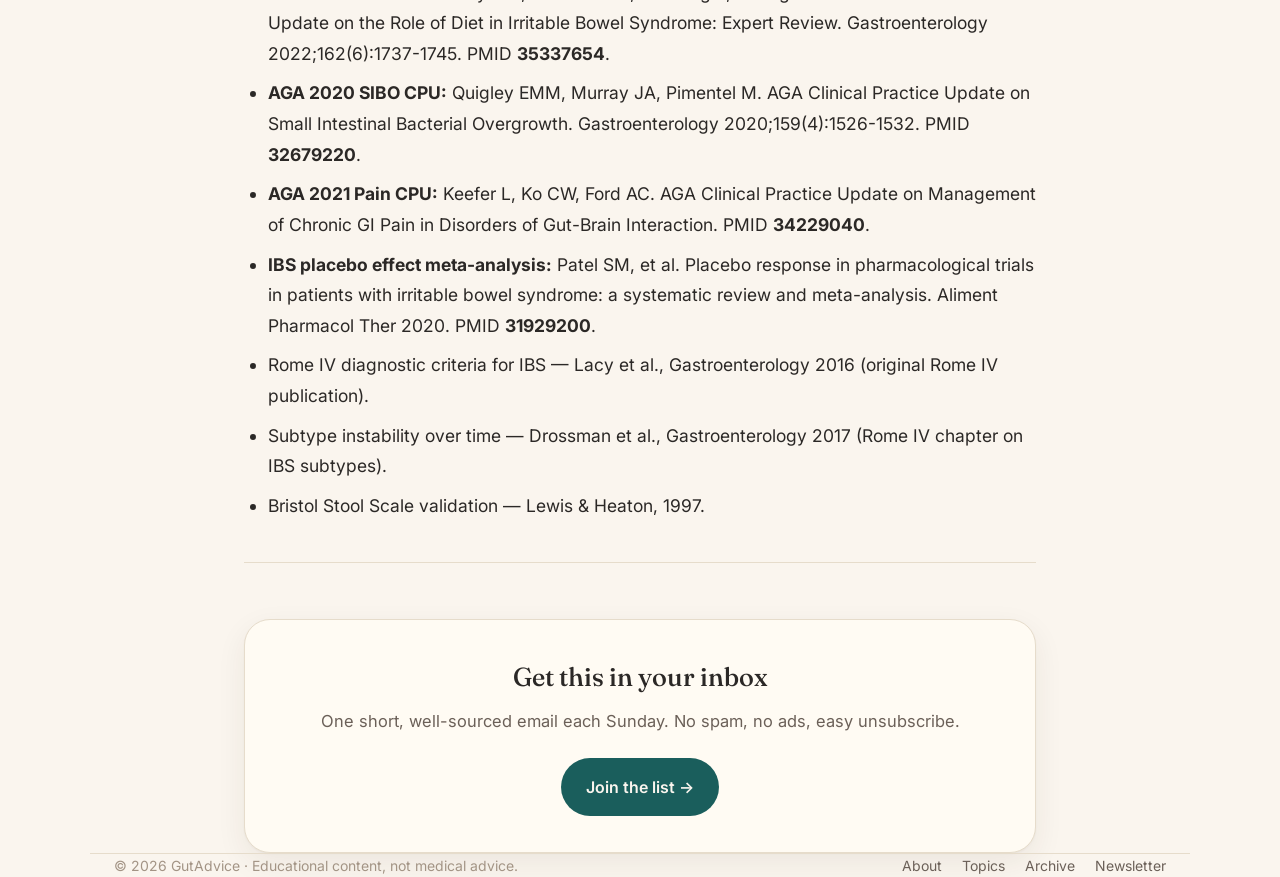
<file: issues/2026-11-22-ibs-treatment-2026.html>
<!DOCTYPE html>
<html lang="en">
<head>
  <meta charset="UTF-8" />
  <meta name="viewport" content="width=device-width, initial-scale=1.0" />
  <title>IBS treatment in 2026: what actually works — GutAdvice</title>
  <meta name="description" content="AGA 2022 ranked every IBS treatment by evidence tier. We walk through what actually works — Strong FOR, Conditional FOR, and what to avoid." />
  <meta property="og:title" content="IBS treatment in 2026: what actually works — GutAdvice" />
  <meta property="og:description" content="AGA 2022 ranked every IBS treatment by evidence tier. We walk through what actually works — Strong FOR, Conditional FOR, and what to avoid." />
  <meta property="og:type" content="article" />
  <meta property="og:url" content="https://gutadvice.com/issues/2026-11-22-ibs-treatment-2026.html" />
  <meta property="article:published_time" content="2026-11-22" />
  <meta name="theme-color" content="#1a5e5c" />
  <link rel="canonical" href="https://gutadvice.com/issues/2026-11-22-ibs-treatment-2026.html" />
  <link rel="icon" href="data:image/svg+xml,%3Csvg xmlns='http://www.w3.org/2000/svg' viewBox='0 0 32 32'%3E%3Crect width='32' height='32' rx='8' fill='%231a5e5c'/%3E%3Ctext x='16' y='22' font-family='Georgia,serif' font-size='18' fill='%23faf5ee' text-anchor='middle' font-weight='700'%3EG%3C/text%3E%3C/svg%3E" />
  <link rel="preconnect" href="https://fonts.googleapis.com">
  <link rel="preconnect" href="https://fonts.gstatic.com" crossorigin>
  <link href="https://fonts.googleapis.com/css2?family=Fraunces:opsz,wght@9..144,400;9..144,500;9..144,600;9..144,700;9..144,800&family=Inter:wght@400;500;600;700&display=swap" rel="stylesheet">
  <link rel="stylesheet" href="../site.css" />
</head>
<body>
  <header class="container">
    <nav class="nav">
      <a class="brand" href="../">
        <span class="brand-mark">G</span>
        <span class="brand-name">GutAdvice</span>
      </a>
      <div class="nav-links">
        <a href="../#topics">Topics</a>
        <a href="../archive.html">Archive</a>
        <a href="../#about">About</a>
      </div>
      <a class="nav-cta btn btn-ghost" href="../#newsletter">Join the list →</a>
    </nav>
  </header>

  <main class="container">
    <article class="issue">
      <a class="issue-back" href="../archive.html">← All issues</a>

      <header class="issue-header">
        <time class="issue-date" datetime="2026-11-22">November 22, 2026</time>
        <h1>IBS treatment in 2026: what actually works</h1>
        <p class="issue-standfirst">AGA 2022 ranked every IBS treatment by evidence tier. We walk through what actually works — Strong FOR, Conditional FOR, and what to avoid.</p>
        <div class="issue-tags"><a class="issue-tag" href="../archive.html?tag=ibs-fodmaps">IBS &amp; FODMAPs</a><a class="issue-tag" href="../archive.html?tag=see-a-gi-doc">When to see a GI doc</a><a class="issue-tag" href="../archive.html?tag=constipation">Constipation</a><a class="issue-tag" href="../archive.html?tag=diarrhea">Diarrhea</a><a class="issue-tag" href="../archive.html?tag=diet-elimination">Diet &amp; elimination</a></div>
      </header>

      <div class="issue-body">
        <!-- ▼▼ PASTE THE ISSUE BODY HERE ▼▼
             Plain HTML: <p>, <h2>, <ul>, <ol>, <blockquote>, <a>.
             Don't paste MailerLite's email HTML — it's table markup and
             will fight site.css. Copy the text, wrap it in these tags. -->

        <p>Educational content only. Not medical advice. Not a substitute for your physician's judgment. If you have new or worsening symptoms, talk to your own doctor.</p>

        <p>If you've been prescribed an IBS medication, there's a real chance your doctor is reaching for something the 2022 AGA (American Gastroenterological Association) clinical practice guidelines would rank as &quot;Conditional FOR&quot; — or worse, &quot;Conditional AGAINST.&quot;</p>
        <p>This article walks you through every common IBS treatment, ranked by the evidence tier the AGA 2022 guidelines assigned to it. The point isn't to make you self-prescribe. The point is to walk into your next appointment a little bit smarter than before and to have a meaningful and informed discussion with your healthcare provider and to help you reach a successful treatment faster. Knowing what the evidence actually says — and what your prescription's tier means for whether you should expect it to work - will empower you to make an informed decision in your treatment plan.</p>
        <p>We will cover, in order:</p>
        <ol>
        <li>How IBS (Irritable Bowel Syndrome) treatments get ranked by evidence (and why most of them unfortunately rank low)</li>
        <li>The IBS-D (D for diarrhea) treatment ladder per AGA 2022 (Lembo et al.)</li>
        <li>The IBS-C (C for constipation) treatment ladder per AGA 2022 (Chang et al.)</li>
        <li>The diet + behavioral interventions (and where they actually rank)</li>
        <li>The placebo effect in IBS — the single most important thing to know about IBS treatment trials</li>
        <li>The SSRIs-AGAINST recommendation that most PCPs don't know about</li>
        <li>The medications your doctor might offer that the guidelines actively recommend against</li>
        <li>What to ask your doctor at your next visit</li>
        </ol>
        <hr />
        <h2>1. How IBS treatments get ranked by evidence (and why most of them rank low)</h2>
        <p>The AGA 2022 clinical practice guidelines on IBS-D (Lembo et al.) and IBS-C (Chang et al.) used the <strong>GRADE methodology</strong> to grade every treatment. GRADE has three tiers the panel assigns:</p>
        <ul>
        <li><strong>Strong FOR</strong> — high-quality evidence; the panel is confident this works. <em>Only one IBS treatment earned this tier in either AGA 2022 guideline: linaclotide for IBS-C.</em></li>
        <li><strong>Conditional FOR</strong> — the evidence is positive but the panel has less confidence; the recommendation is &quot;yes, but with caveats.&quot; <em>Most IBS medications are here.</em></li>
        <li><strong>Conditional AGAINST</strong> — the panel actively recommends against using this. <em>SSRIs for IBS-D and IBS-C are in this tier.</em></li>
        </ul>
        <p>The uncomfortable truth is that <strong>most IBS medications are Conditional FOR, not Strong FOR.</strong> The only drug with Strong FOR is linaclotide for IBS-C, and even that one comes with a 14-30% discontinuation rate due to diarrhea.</p>
        <p>This matters because:</p>
        <ul>
        <li>A doctor prescribing you a Conditional FOR treatment is doing something that's <em>probably helpful but not guaranteed.</em> The patient should know that.</li>
        <li>A doctor prescribing you a Conditional AGAINST treatment is doing something that the AGA panel actively recommends against. I want you to know that especially.</li>
        </ul>
        <p>The standard you should hold your doctor to: <strong>they should know which tier your prescription is in, and they should be able to explain why they chose that tier over the alternatives.</strong></p>
        <hr />
        <h2>2. The IBS-D treatment ladder per AGA 2022 (Lembo et al., PMID 35738725)</h2>
        <p>The AGA 2022 IBS-D guideline made <strong>8 conditional recommendations</strong>. <strong>No Strong recommendations</strong> — meaning no IBS-D drug has the same evidence confidence as linaclotide has for IBS with constipation.</p>
        <p><strong>First-line (Conditional FOR, moderate certainty):</strong></p>
        <ul>
        <li><strong>Rifaximin</strong> 550 mg three times daily for 14 days (repeatable) — the AGA's preferred first-line agent. The ACG 2021 guideline (Lacy et al., PMID 33315591) gives rifaximin a Strong FOR for the same indication, so the two major societies agree this is the best-tested option. Mechanism: non-absorbable antibiotic - so this antibiotic cannot give you a UTI or affect your body in any other way - that can alter your gut flora. Effect size: ~10% better than placebo over 10 weeks and shown to be a significant effect in some studies.</li>
        </ul>
        <p><strong>Second-line:</strong></p>
        <ul>
        <li><strong>Low-dose tricyclic antidepressants (TCAs)</strong> such as amitriptyline 10–25 mg at bedtime — Conditional FOR, low certainty. Particularly useful when pain dominates the picture. Effect size: ~15% better than placebo at 12 weeks. If amitriptyline causes too much drowsiness, you can try nortriptyline as an alternative.</li>
        <li><strong>Alosetron</strong> 0.5–1 mg twice daily for women with severe IBS-D who have failed conventional therapy — Conditional FOR, moderate certainty. REMS-restricted due to ischemic colitis risk. Specialist prescription.</li>
        <li><strong>Eluxadoline</strong> 100 mg twice daily — Conditional FOR, moderate certainty. Avoid in patients without a gallbladder or with pancreatitis or sphincter of Oddi dysfunction history. Specialist prescription.</li>
        </ul>
        <p><strong>Rescue:</strong></p>
        <ul>
        <li><strong>Loperamide</strong> (Imodium) 2–4 mg as needed for predictable episodes — Conditional FOR, very low certainty. Works on transit (slows it) but doesn't address pain or bloating. Useful for &quot;I have a long car ride tomorrow&quot; situations, not as a daily therapy.</li>
        </ul>
        <p><strong>What AGA 2022 actively recommends AGAINST for IBS-D:</strong></p>
        <ul>
        <li><strong>SSRIs</strong> (e.g., sertraline, fluoxetine, paroxetine for IBS-D) — Conditional AGAINST, low certainty. This is significant because many PCPs reach for SSRIs first when a patient has chronic abdominal symptoms with no clear organic cause. The AGA panel looked at the data and concluded SSRIs don't help IBS-D. (TCAs work; SSRIs don't. The class effect doesn't transfer.)</li>
        </ul>
        <hr />
        <h2>3. The IBS-C treatment ladder per AGA 2022 (Chang et al., PMID 35738724)</h2>
        <p>The AGA 2022 IBS-C guideline made <strong>9 recommendations</strong> with a different evidence distribution than IBS-D: <strong>1 Strong FOR</strong> + <strong>8 Conditional FORs / AGAINSTs</strong>.</p>
        <p><strong>First-line (Strong FOR, high certainty — the only Strong FOR in either AGA 2022 guideline):</strong></p>
        <ul>
        <li><strong>Linaclotide</strong> 290 µg daily — <em>the single highest-evidence IBS medication in either AGA 2022 guideline.</em> Effect size: ~15-20% better than placebo at 12 weeks. Main side effect: diarrhea (causes discontinuation in 14-30% of patients, especially at first; the dose can be reduced to 145 µg if needed). In practice, however, most providers start patients on the medium dose of 145 µg daily, to be able to pivot to the lowest dose possible which is 72 µg daily, in case of diarrhea. If the medium dose is not effective or just partially effective, you can double the dose to achieve the recommended 290 µg daily.</li>
        </ul>
        <p><strong>First-line alternatives (Conditional FOR, moderate certainty):</strong></p>
        <ul>
        <li><strong>Plecanatide</strong> 3 mg daily — same drug class as linaclotide (guanylate cyclase-C agonist). Similar efficacy, slightly different side effect profile.</li>
        <li><strong>Tenapanor</strong> 50 mg twice daily — newer agent; different mechanism (intestinal sodium-hydrogen exchanger 3 inhibitor). Useful when linaclotide/plecanatide cause too much diarrhea.</li>
        <li><strong>Lubiprostone</strong> 8 µg twice daily — chloride channel activator. Older drug; efficacy is moderate.</li>
        <li><strong>Tegaserod</strong> 6 mg twice daily — 5-HT4 agonist. Restricted to women under 65 with ≤1 cardiovascular risk factor who have not adequately responded to secretagogues. CV-safety restriction per FDA.</li>
        </ul>
        <p><strong>Rescue / second-line (Conditional FOR, low certainty):</strong></p>
        <ul>
        <li><strong>PEG laxatives (MiraLAX)</strong> — Conditional FOR. Reasonable as a rescue agent or while waiting for secretagogues to work. <em>Note: the ACG 2021 guideline is Conditional Against for global IBS-C symptoms because PEG softens stool but doesn't reliably address pain or bloating. In some cases bloating and bloating associated abdominal cramping can be intensified.</em> Net read: PEG is OK for occasional use but not as primary therapy.</li>
        </ul>
        <p><strong>What AGA 2022 actively recommends AGAINST for IBS-C:</strong></p>
        <ul>
        <li><strong>SSRIs</strong> — same Conditional AGAINST as for IBS-D.</li>
        <li><strong>Bile acid sequestrants</strong> (e.g., cholestyramine) — Conditional AGAINST per ACG 2021 (Rec #19) for global IBS-D symptoms. Useful only if you have a confirmed bile acid malabsorption, which is uncommon.</li>
        </ul>
        <hr />
        <h2>4. Diet + behavioral interventions (where they actually rank)</h2>
        <p>Not all of IBS treatment is pharmacological. Three non-drug categories deserve specific framing.</p>
        <p><strong>Diet:</strong></p>
        <ul>
        <li><strong>Low-FODMAP diet (4–6 week restriction + structured reintroduction)</strong> — the AGA 2022 Diet CPU (Chey et al., PMID 35337654) endorses this as the most evidence-based dietary intervention. Effect size: ~50-70% of patients report meaningful symptom improvement. Important: do not stay on indefinite strict elimination (changes microbiome; risks nutritional gaps). Reintroduction phase is where the learning happens. If this feels too extreme an intervention, I also discuss with my patients, whether they have already identified certain foods that can trigger symptoms especially and to selectively cut those out first, before trying a strict low FODMAP diet which is not necessarily known to be a healthy nutritious diet.</li>
        <li><strong>Soluble fiber (psyllium)</strong> — Strong FOR per ACG 2021 (Rec #11). Start at 5 g/day, titrate to 20 g/day. Cheap, low-risk, very decent evidence. It is, however, important to increase your dose slowly and once you do notice bloating, go back to the lower dose prior. Caveat: Drink plenty of fluids alongside, that is the only way the increase in fiber can actually work and be beneficial, otherwise it can worsen symptoms.</li>
        <li><strong>Insoluble fiber (wheat bran)</strong> — NOT recommended. Often makes bloating worse despite the reflexive &quot;just eat more fiber&quot; advice.</li>
        </ul>
        <p><strong>Behavioral therapies (ACG Rec #24; AGA Pain CPU 2021):</strong></p>
        <ul>
        <li><strong>Cognitive behavioral therapy (CBT)</strong> — Conditional FOR per ACG 2021. Effect size: comparable to medications in some head-to-head studies. This is one of the most publicly underrated interventions that are at your disposal. There are FDA-approved apps, and plenty of free resources online as well. Take advantage!!!</li>
        <li><strong>Gut-directed hypnotherapy</strong> — Conditional FOR per ACG 2021. Strongest evidence in IBS specifically (not just general anxiety). Unfortunately being able to find a niche practitioner is very hard, even in urban areas, and is the bottleneck.</li>
        <li><strong>Mindfulness-based therapy</strong> — Conditional FOR. Less IBS-specific evidence but general stress-reduction benefits DO apply.</li>
        </ul>
        <p><strong>Probiotics:</strong></p>
        <ul>
        <li><strong>AC specifically against</strong> as a class (Conditional AGAINST per ACG 2021 Rec #14). Some specific strains have positive trials, but the class effect is not supported. If your doctor says &quot;try a probiotic&quot; without specifying strain + dose + trial duration, that's not evidence-based care.</li>
        </ul>
        <hr />
        <h2>5. The placebo effect in IBS — the single most important thing to know about IBS treatment trials</h2>
        <p>A 2020 meta-analysis of IBS randomized controlled trials (PMID 31929200, Patel et al., Aliment Pharmacol Ther) found that <strong>the average placebo response rate in IBS trials is 30–40%</strong>. This is <strong>higher than placebo response rates in most other chronic conditions</strong> (depression trials average ~35%; migraine trials ~25%; hypertension trials ~20%).</p>
        <p>What this means practically:</p>
        <ul>
        <li>When you try an IBS treatment and &quot;it kind of works,&quot; there's a 30-40% chance the improvement you noticed is the placebo effect, not the treatment.</li>
        <li>This is why IBS trials need large sample sizes and active comparators — the placebo effect is so strong that small studies frequently show &quot;treatments&quot; working when they're really measuring the placebo response.</li>
        <li><strong>When your doctor switches you from one IBS drug to another and the new one &quot;works better,&quot; there's a real chance that's a fresh placebo response, not the new drug being better.</strong></li>
        </ul>
        <p>The clinical takeaway: if a treatment works for 3 months and then stops working, it might be that the placebo response has worn off — not that the disease has progressed. This is normal; cycling treatments is sometimes the right move. <strong>This also supports the idea of the gut-brain axis in IBS and points towards the strong effect your psyche and state of mind can have on your symptoms. I cannot stress enough the importance of cognitive behavioral therapy and stress reducing measures in this context.</strong></p>
        <hr />
        <h2>6. The SSRIs-AGAINST recommendation that most PCPs don't know about</h2>
        <p>This is the recommendation I most often have to explain to patients. SSRIs (selective serotonin reuptake inhibitors — sertraline, fluoxetine, paroxetine, escitalopram, etc.) are the most-prescribed class of psychiatric medications in the US. Many PCPs reach for them first when a patient has chronic abdominal symptoms with no clear organic cause.</p>
        <p><strong>The AGA 2022 guideline actively recommends AGAINST SSRIs for both IBS-D and IBS-C.</strong> Conditional AGAINST, low certainty.</p>
        <p>The reason matters: TCAs (tricyclic antidepressants — amitriptyline, nortriptyline, desipramine) are <strong>different</strong> from SSRIs, even though both are &quot;antidepressants.&quot; TCAs have evidence for IBS (ACG Strong FOR; AGA Conditional FOR). SSRIs have evidence AGAINST for IBS (AGA Conditional AGAINST).</p>
        <p>If your doctor is prescribing you sertraline &quot;for IBS,&quot; that's an evidence-against move per AGA 2022. If they're prescribing low-dose amitriptyline &quot;for IBS pain,&quot; that's an evidence-for move. Both are &quot;antidepressants&quot;; the IBS evidence is opposite.</p>
        <p>This is also the most common thing I see PCPs get wrong about IBS prescribing.</p>
        <hr />
        <h2>7. Medications your doctor might offer that the guidelines actively recommend against</h2>
        <p>Four classes of medications are actively NOT recommended for IBS by either the ACG 2021 or AGA 2022 guidelines, but they still get prescribed:</p>
        <ul>
        <li><strong>SSRIs for IBS-D or IBS-C</strong> — AGA 2022 Conditional AGAINST. Use TCAs instead.</li>
        <li><strong>Bile acid sequestrants for global IBS-D symptoms</strong> — ACG 2021 Rec #19 Conditional AGAINST. Useful only with confirmed bile acid malabsorption which is a rare diagnosis.</li>
        <li><strong>Antispasmodics available in the US</strong> (dicyclomine, hyoscyamine, hyoscine) — ACG 2021 Rec #12 Conditional AGAINST. Weak modern evidence; peppermint oil is a better alternative.</li>
        <li><strong>Probiotics as a class</strong> — ACG 2021 Rec #14 Conditional AGAINST. Some specific strains have positive trials; the class effect is not supported.</li>
        </ul>
        <p>If your doctor is prescribing any of these &quot;for IBS,&quot; ask which evidence tier the prescription is in. They may have a good reason (e.g., they're prescribing an SSRI for comorbid depression, not for IBS — that's appropriate). Or they may not know the AGA 2022 recommendation. Worth the 30-second conversation.</p>
        <hr />
        <h2>8. What to ask your doctor at your next visit</h2>
        <p>Three questions, in order:</p>
        <ol>
        <li><strong>&quot;Based on my 14-day Bristol Stool diary, what's my IBS subtype, and what subtype-specific treatment are you recommending?&quot;</strong> (From Week 2; this question comes first because subtype determines which ladder applies.)</li>
        <li><strong>&quot;What evidence tier is my prescription in — Strong FOR, Conditional FOR, or Conditional AGAINST?&quot;</strong> (Most prescriptions will be Conditional FOR. That's OK to know.)</li>
        <li><strong>&quot;What should I do if this prescription doesn't work, or stops working after 3 months?&quot;</strong> (The answer should include a second-line option from the same subtype ladder. If the doctor doesn't have one, that's a sign they need to the current AGA 2022 guidelines.)</li>
        </ol>
        <p>If your doctor can answer all three questions confidently and in under 30 seconds each, you're seeing someone who knows the current IBS evidence base. If they can't, that's a useful data point for whether you want a second opinion or a referral to a gastroenterologist who subscribes to AGA guidelines.</p>
        <hr />
        <p><strong>About the author.</strong> Dr. Shadi Razmdjou is a board-certified gastroenterologist and hepatologist, ABIM-certified in Internal Medicine, Gastroenterology, and Hepatology. Member: AGA, ACG, ASGE. Currently on medical leave and building gutadvice.com, yourpoopdoctor.com, and giilluminated.com.</p>
        <p><strong>Disclaimer.</strong> Educational content only. Not medical advice. Not a substitute for your physician's judgment. If you have new or worsening symptoms, talk to your own doctor.</p>
        <hr />
        <p><strong>Citations / references:</strong></p>
        <ul>
        <li><strong>ACG 2021 IBS Guideline:</strong> Lacy BE, Pimentel M, Brenner DM, et al. ACG Clinical Guideline: Management of Irritable Bowel Syndrome. Am J Gastroenterol 2021;116(1):17-44. PMID <strong>33315591</strong>.</li>
        <li><strong>AGA 2022 IBS-D Pharmacological Guideline:</strong> Lembo A, Sultan S, Chang L, Heidelbaugh JJ, Smalley W, Verne GN. AGA Clinical Practice Guideline on the Pharmacological Management of Irritable Bowel Syndrome With Diarrhea. Gastroenterology 2022;163(1):137-151. PMID <strong>35738725</strong>.</li>
        <li><strong>AGA 2022 IBS-C Pharmacological Guideline:</strong> Chang L, Sultan S, Lembo A, Verne GN, Smalley W, Heidelbaugh JJ. AGA Clinical Practice Guideline on the Pharmacological Management of Irritable Bowel Syndrome With Constipation. Gastroenterology 2022;163(1):118-136. PMID <strong>35738724</strong>.</li>
        <li><strong>AGA 2022 Diet CPU:</strong> Chey WD, Hashash JG, Manning L, Chang L. AGA Clinical Practice Update on the Role of Diet in Irritable Bowel Syndrome: Expert Review. Gastroenterology 2022;162(6):1737-1745. PMID <strong>35337654</strong>.</li>
        <li><strong>AGA 2020 SIBO CPU:</strong> Quigley EMM, Murray JA, Pimentel M. AGA Clinical Practice Update on Small Intestinal Bacterial Overgrowth. Gastroenterology 2020;159(4):1526-1532. PMID <strong>32679220</strong>.</li>
        <li><strong>AGA 2021 Pain CPU:</strong> Keefer L, Ko CW, Ford AC. AGA Clinical Practice Update on Management of Chronic GI Pain in Disorders of Gut-Brain Interaction. PMID <strong>34229040</strong>.</li>
        <li><strong>IBS placebo effect meta-analysis:</strong> Patel SM, et al. Placebo response in pharmacological trials in patients with irritable bowel syndrome: a systematic review and meta-analysis. Aliment Pharmacol Ther 2020. PMID <strong>31929200</strong>.</li>
        <li>Rome IV diagnostic criteria for IBS — Lacy et al., Gastroenterology 2016 (original Rome IV publication).</li>
        <li>Subtype instability over time — Drossman et al., Gastroenterology 2017 (Rome IV chapter on IBS subtypes).</li>
        <li>Bristol Stool Scale validation — Lewis &amp; Heaton, 1997.</li>
        </ul>
        <hr />

        <!-- ▲▲ END ISSUE BODY ▲▲ -->
      </div>

      <aside class="issue-cta">
        <h2>Get this in your inbox</h2>
        <p>One short, well-sourced email each Sunday. No spam, no ads, easy unsubscribe.</p>
        <a class="btn btn-primary" href="../#newsletter">Join the list →</a>
      </aside>
    </article>
  </main>

  <footer class="container">
    <div class="footer-row">
      <div>© 2026 GutAdvice · Educational content, not medical advice.</div>
      <div class="footer-links">
        <a href="../#about">About</a>
        <a href="../#topics">Topics</a>
        <a href="../archive.html">Archive</a>
        <a href="../#newsletter">Newsletter</a>
      </div>
    </div>
  </footer>
</body>
</html>
</file>
<file: site.css>
/* warm-clinical — gutadvice.com V1.6
   Design intent: feels like a thoughtful doctor sitting across from you.
   Palette: cream background, deep teal accent, terracotta highlights.
   Type: Fraunces (optical-size serif) + Inter (sans body).

   V1.6 layout (per founder 2026-09-11 11:14 UTC: "Use layout of V1.2"):
   - Hero is back to V1.2's 2-col grid: eyebrow + headline + lede + ctas
     in the left column, the GI tract illustration in the right column.
   - The .illust-section that V1.4 added below the hero is removed.
   - On mobile, the hero stacks vertically (1-col).
   - The illustration is the PR #8 GI tract (V1.5) — clinical line
     drawing with 7 organ labels (MOUTH, ESOPHAGUS, STOMACH, SMALL
     INTESTINE, LARGE INTESTINE, RECTUM, APPENDIX). */

:root {
  --accent: #1a5e5c;
  --accent-soft: #e2ebe9;
  --accent-dark: #0f3e3d;
  --bg: #faf5ee;
  --bg-card: #fffbf3;
  --ink: #2b2826;
  --ink-muted: #6b6058;
  --ink-faint: #a39485;
  --border: #e6dccb;
  --warm: #c25c3a;
  --warm-soft: #f6e1d3;
  --warm-dark: #94432a;
  --radius-sm: 10px;
  --radius-md: 18px;
  --radius-lg: 26px;
  --shadow-soft: 0 1px 2px rgba(60, 40, 25, 0.04), 0 10px 30px rgba(60, 40, 25, 0.07);
  --font-display: "Fraunces", "Source Serif Pro", Georgia, "Iowan Old Style", serif;
  --font-body: "Inter", -apple-system, BlinkMacSystemFont, "Segoe UI", Roboto, "Helvetica Neue", Arial, sans-serif;
  --max-width: 1100px;
}

* { box-sizing: border-box; }

html, body {
  margin: 0;
  padding: 0;
  background: var(--bg);
  color: var(--ink);
  font-family: var(--font-body);
  font-size: 17px;
  line-height: 1.65;
  -webkit-font-smoothing: antialiased;
  -moz-osx-font-smoothing: grayscale;
}

a { color: var(--accent-dark); text-decoration: none; }
a:hover { text-decoration: underline; text-decoration-thickness: 1px; text-underline-offset: 3px; }

img, svg { max-width: 100%; display: block; }

.container {
  max-width: var(--max-width);
  margin: 0 auto;
  padding: 0 24px;
}

/* ---- Top nav ---- */
.nav {
  display: flex;
  align-items: center;
  justify-content: space-between;
  padding: 24px 0;
  position: relative;
  z-index: 2;
}
.brand {
  display: inline-flex;
  align-items: center;
  gap: 12px;
  font-family: var(--font-display);
  font-weight: 500;
  font-size: 22px;
  color: var(--ink);
  font-variation-settings: "opsz" 36, "SOFT" 50;
}
.brand:hover { text-decoration: none; }
.brand-mark {
  width: 36px;
  height: 36px;
  border-radius: 12px;
  background: var(--accent);
  display: inline-flex;
  align-items: center;
  justify-content: center;
  color: var(--bg);
  font-weight: 600;
  font-size: 17px;
  font-family: var(--font-display);
  font-variation-settings: "opsz" 18;
}
.nav-links { display: flex; gap: 32px; font-size: 15px; }
.nav-links a { color: var(--ink-muted); font-weight: 500; }
.nav-cta { font-size: 15px; }

/* ---- Hero ----
   V1.6: back to V1.2's 2-col grid layout. The .container is on the
   <section> itself (not on a child <div>). On desktop, the layout
   becomes a 2-col grid: eyebrow + headline + lede + ctas occupy
   the left column, the illustration occupies the right column. On
   mobile, all children stack vertically. */
.hero {
  padding: 56px 0 80px;
  display: grid;
  grid-template-columns: 1fr;
  gap: 40px;
  align-items: center;
  position: relative;
  z-index: 1;
  grid-template-areas:
    "eyebrow"
    "headline"
    "lede"
    "ctas"
    "illust";
}
.hero > .eyebrow  { grid-area: eyebrow; justify-self: start; }
.hero > h1        { grid-area: headline; }
.hero > .lede     { grid-area: lede; }
.hero > .hero-cta { grid-area: ctas; }
.hero > .hero-illust { grid-area: illust; }
@media (min-width: 860px) {
  .hero {
    grid-template-columns: 1.15fr 0.85fr;
    gap: 56px;
    padding: 80px 0 96px;
    grid-template-areas:
      "eyebrow  illust"
      "headline illust"
      "lede     illust"
      "ctas     illust";
  }
}

.eyebrow {
  display: inline-block;
  text-transform: uppercase;
  letter-spacing: 0.14em;
  font-size: 12px;
  font-weight: 600;
  color: var(--warm-dark);
  background: var(--warm-soft);
  padding: 7px 14px;
  border-radius: 999px;
  margin-bottom: 28px;
  font-family: var(--font-body);
}

.hero h1 {
  font-family: var(--font-display);
  font-weight: 500;
  font-size: clamp(38px, 5.6vw, 64px);
  line-height: 1.05;
  letter-spacing: -0.02em;
  margin: 0 0 24px;
  max-width: 17ch;
  font-variation-settings: "opsz" 144, "SOFT" 50;
  color: var(--ink);
}
.hero h1 em {
  font-style: italic;
  color: var(--accent);
  font-variation-settings: "opsz" 144, "SOFT" 100;
}

.hero .lede {
  font-size: clamp(18px, 1.8vw, 22px);
  color: var(--ink-muted);
  max-width: 52ch;
  margin: 0 0 36px;
  line-height: 1.55;
}

.hero-cta {
  display: flex;
  flex-wrap: wrap;
  gap: 14px;
  align-items: center;
}

.hero-illust {
  width: 100%;
  max-width: 320px;
  margin: 0 auto;
  filter: drop-shadow(0 12px 28px rgba(26, 94, 92, 0.12));
}

/* ---- Buttons ---- */
.btn {
  display: inline-flex;
  align-items: center;
  gap: 8px;
  padding: 15px 24px;
  border-radius: 999px;
  font-size: 16px;
  font-weight: 600;
  border: 1px solid transparent;
  cursor: pointer;
  transition: transform 0.05s ease, box-shadow 0.2s ease, background 0.2s ease;
  font-family: var(--font-body);
}
.btn-primary {
  background: var(--accent);
  color: var(--bg);
}
.btn-primary:hover { background: var(--accent-dark); text-decoration: none; box-shadow: 0 6px 16px rgba(26, 94, 92, 0.2); }
.btn-ghost {
  background: transparent;
  color: var(--ink);
  border-color: var(--border);
}
.btn-ghost:hover { background: var(--bg-card); text-decoration: none; }

/* ---- Email capture (MailerLite embed, form 45827377) ----
   The embed ships no stylesheet of its own — we deliberately do not load
   MailerLite's CSS because it would fight the warm-clinical palette. These
   rules re-skin the embed's markup into the same rounded pill the old
   hand-rolled .signup form used. Class names come from MailerLite's
   webforms.min.js and must not be renamed.
   Note: .row-form / .row-success visibility is toggled inline by
   ml_webform_success_45827377(), so never set `display` on those here. */
.ml-form-embedContainer {
  max-width: 520px;
  margin: 0 auto;
}

/* The embed's own "Newsletter / Signup for news and special offers!" block
   duplicates the section heading directly above it. */
.ml-form-embedContent { display: none; }

/* The pill: input + button share one rounded, bordered surface. */
.ml-form-horizontalRow {
  display: flex;
  gap: 8px;
  align-items: center;
  background: var(--bg-card);
  padding: 8px;
  border-radius: 999px;
  border: 1px solid var(--border);
  box-shadow: var(--shadow-soft);
  transition: border-color 0.2s ease, box-shadow 0.2s ease;
}
.ml-form-horizontalRow:focus-within {
  border-color: var(--accent);
  box-shadow: 0 0 0 3px var(--accent-soft);
}
.ml-input-horizontal { flex: 1; min-width: 0; }
.ml-field-group { width: 100%; }

.ml-form-horizontalRow input[type="email"] {
  width: 100%;
  border: 0;
  background: transparent;
  padding: 8px 16px;
  /* 16px keeps iOS Safari from zooming the page on focus. */
  font-size: 16px;
  font-family: inherit;
  color: var(--ink);
  outline: none;
}
.ml-form-horizontalRow input[type="email"]::placeholder { color: var(--ink-faint); }

.ml-block-form button.primary,
.ml-block-form button.loading {
  display: inline-flex;
  align-items: center;
  justify-content: center;
  gap: 8px;
  padding: 13px 22px;
  border-radius: 999px;
  border: 1px solid transparent;
  background: var(--accent);
  color: var(--bg);
  font-family: var(--font-body);
  font-size: 15px;
  font-weight: 600;
  line-height: 1;
  white-space: nowrap;
  cursor: pointer;
  transition: background 0.2s ease, box-shadow 0.2s ease;
}
.ml-block-form button.primary:hover {
  background: var(--accent-dark);
  box-shadow: 0 6px 16px rgba(26, 94, 92, 0.2);
}
.ml-block-form button.loading { cursor: default; opacity: 0.85; }
.ml-form-embedSubmitLoad {
  width: 15px;
  height: 15px;
  border: 2px solid rgba(250, 245, 238, 0.4);
  border-top-color: var(--bg);
  border-radius: 50%;
  animation: ml-spin 0.7s linear infinite;
}
@keyframes ml-spin { to { transform: rotate(360deg); } }
@media (prefers-reduced-motion: reduce) {
  .ml-form-embedSubmitLoad { animation-duration: 2.4s; }
}
.sr-only {
  position: absolute;
  width: 1px; height: 1px;
  padding: 0; margin: -1px;
  overflow: hidden;
  clip: rect(0 0 0 0);
  white-space: nowrap;
  border: 0;
}

/* The embed renders a second, mobile-only Subscribe button that
   MailerLite's own CSS would hide. The pill above wraps on its own, so
   the duplicate is never needed. */
.ml-mobileButton-horizontal { display: none; }

/* Validation. webforms.min.js only adds .ml-error to the field group — it
   injects no message — so the copy lives here or the failure is silent. */
.ml-form-horizontalRow:has(.ml-error) {
  border-color: var(--warm);
  box-shadow: 0 0 0 3px var(--warm-soft);
}
.ml-form-formContent:has(.ml-error)::after {
  content: "Please enter a valid email address.";
  display: block;
  margin-top: 10px;
  font-size: 13.5px;
  font-weight: 500;
  color: var(--warm-dark);
}

.ml-form-embedPermissions {
  margin-top: 14px;
}
/* Scoped to the container so these win over `.closing p`, which is
   declared later in this file at the same specificity. */
.ml-form-embedContainer .ml-form-embedPermissions p {
  font-size: 13px;
  color: var(--ink-faint);
  margin: 0;
  max-width: none;
  line-height: 1.5;
}
.ml-form-embedPermissions a { color: var(--ink-muted); text-decoration: underline; }

.ml-form-successContent h4 {
  font-family: var(--font-display);
  font-weight: 500;
  font-size: 26px;
  margin: 0 0 10px;
  font-variation-settings: "opsz" 48;
  color: var(--accent);
}
.ml-form-embedContainer .ml-form-successContent p {
  margin: 0;
  color: var(--ink-muted);
  font-size: 17px;
}

/* Below ~440px the pill has no room for a side-by-side button. */
@media (max-width: 440px) {
  .ml-form-horizontalRow {
    flex-direction: column;
    align-items: stretch;
    border-radius: var(--radius-md);
    padding: 10px;
  }
  .ml-form-horizontalRow input[type="email"] { padding: 10px 12px; }
  .ml-block-form button.primary,
  .ml-block-form button.loading { width: 100%; padding: 14px 22px; }
}

.signup-note { font-size: 13px; color: var(--ink-faint); margin-top: 12px; }

/* ---- Section ---- */
section { padding: 80px 0; }
.section-title {
  font-family: var(--font-display);
  font-weight: 500;
  font-size: clamp(30px, 3.6vw, 44px);
  letter-spacing: -0.015em;
  margin: 0 0 14px;
  max-width: 22ch;
  font-variation-settings: "opsz" 72;
  color: var(--ink);
}
.section-sub {
  color: var(--ink-muted);
  max-width: 56ch;
  margin: 0 0 44px;
  font-size: 18px;
  line-height: 1.55;
}

/* ---- Value grid ---- */
.grid {
  display: grid;
  gap: 24px;
  grid-template-columns: repeat(auto-fit, minmax(280px, 1fr));
}
.card {
  background: var(--bg-card);
  border: 1px solid var(--border);
  border-radius: var(--radius-md);
  padding: 32px;
  transition: transform 0.15s ease, box-shadow 0.2s ease;
}
.card:hover {
  transform: translateY(-2px);
  box-shadow: var(--shadow-soft);
}
.card h3 {
  font-family: var(--font-display);
  font-weight: 500;
  font-size: 22px;
  margin: 0 0 12px;
  font-variation-settings: "opsz" 36;
  color: var(--ink);
}
.card p { margin: 0; color: var(--ink-muted); font-size: 16px; line-height: 1.6; }
.card .card-icon {
  width: 44px; height: 44px;
  background: var(--accent-soft);
  color: var(--accent);
  border-radius: 14px;
  display: inline-flex;
  align-items: center;
  justify-content: center;
  margin-bottom: 20px;
}

/* ---- Topics list ---- */
.topics {
  display: grid;
  gap: 14px;
  grid-template-columns: repeat(auto-fit, minmax(220px, 1fr));
}
.topic {
  display: flex; align-items: center; gap: 14px;
  padding: 16px 18px;
  background: var(--bg-card);
  border: 1px solid var(--border);
  border-radius: var(--radius-sm);
  font-size: 15.5px;
  color: var(--ink);
  font-weight: 500;
}
.topic .leaf {
  color: var(--warm);
  font-size: 16px;
  line-height: 1;
}

/* ---- About / Founder ---- */
.founder {
  display: grid;
  gap: 40px;
  grid-template-columns: 1fr;
  align-items: center;
  background: var(--bg-card);
  border: 1px solid var(--border);
  border-radius: var(--radius-lg);
  padding: 48px;
  box-shadow: var(--shadow-soft);
}
@media (min-width: 760px) {
  .founder { grid-template-columns: 220px 1fr; gap: 56px; padding: 56px; }
}
.avatar {
  width: 180px; height: 180px;
  border-radius: 50%;
  background: linear-gradient(135deg, var(--accent), var(--accent-dark));
  display: inline-flex;
  align-items: center;
  justify-content: center;
  color: var(--bg);
  font-family: var(--font-display);
  font-size: 64px;
  font-weight: 500;
  font-variation-settings: "opsz" 144, "SOFT" 50;
  margin: 0 auto;
}
.founder-name {
  font-family: var(--font-display);
  font-weight: 500;
  font-size: 28px;
  margin: 0 0 12px;
  font-variation-settings: "opsz" 72;
  color: var(--ink);
}
.founder-bio {
  color: var(--ink-muted);
  margin: 0 0 20px;
  font-size: 17px;
  line-height: 1.65;
}
.credentials {
  margin-top: 20px;
  display: flex; flex-wrap: wrap; gap: 10px;
}
.credentials span {
  font-size: 13px;
  padding: 6px 12px;
  background: var(--accent-soft);
  color: var(--accent-dark);
  border-radius: 999px;
  font-weight: 500;
}

/* ---- Closing CTA ---- */
.closing {
  background: var(--bg-card);
  border: 1px solid var(--border);
  border-radius: var(--radius-lg);
  padding: 56px 48px;
  text-align: center;
  box-shadow: var(--shadow-soft);
}
.closing h2 {
  font-family: var(--font-display);
  font-weight: 500;
  font-size: clamp(28px, 3.2vw, 40px);
  margin: 0 0 14px;
  font-variation-settings: "opsz" 72;
  color: var(--ink);
}
.closing p { color: var(--ink-muted); margin: 0 0 32px; font-size: 17.5px; max-width: 52ch; margin-left: auto; margin-right: auto; }
/* 48px of side padding leaves the signup pill under 240px wide on a phone. */
@media (max-width: 560px) {
  .closing { padding: 40px 22px; }
}

/* ---- Footer ---- */
footer {
  padding: 48px 0 64px;
  color: var(--ink-faint);
  font-size: 14px;
  border-top: 1px solid var(--border);
  margin-top: 40px;
}
.footer-row {
  display: flex;
  flex-wrap: wrap;
  gap: 16px;
  justify-content: space-between;
  align-items: center;
}
.footer-links { display: flex; gap: 20px; flex-wrap: wrap; }
.footer-links a { color: var(--ink-muted); }
.footer-links a:hover { color: var(--ink); }

/* ---- Topic tiles as archive links ----
   The tiles in #topics are anchors into archive.html pre-filtered by tag.
   `.topic` already sets color, so only the link affordances are needed. */
a.topic { transition: border-color 0.15s ease, background 0.15s ease, transform 0.1s ease; }
a.topic:hover {
  text-decoration: none;
  border-color: var(--accent);
  background: var(--accent-soft);
  transform: translateY(-1px);
}
a.topic:focus-visible {
  outline: 2px solid var(--accent);
  outline-offset: 2px;
}

/* ---- Archive page ---- */
.archive-head { padding: 48px 0 8px; }
.archive-head .section-title { margin-bottom: 12px; }

.archive-controls {
  padding: 16px 0 0;
  display: grid;
  gap: 18px;
}

.search-field {
  position: relative;
  display: flex;
  align-items: center;
  background: var(--bg-card);
  border: 1px solid var(--border);
  border-radius: 999px;
  box-shadow: var(--shadow-soft);
  max-width: 520px;
  transition: border-color 0.2s ease, box-shadow 0.2s ease;
}
.search-field:focus-within {
  border-color: var(--accent);
  box-shadow: 0 0 0 3px var(--accent-soft);
}
.search-icon {
  width: 18px;
  height: 18px;
  margin-left: 18px;
  color: var(--ink-faint);
  flex: none;
}
.search-field input {
  flex: 1;
  min-width: 0;
  border: 0;
  background: transparent;
  padding: 14px 18px 14px 12px;
  font-size: 16px;
  font-family: inherit;
  color: var(--ink);
  outline: none;
}
.search-field input::placeholder { color: var(--ink-faint); }
/* Safari draws its own clear button; the Clear filters control covers this. */
.search-field input::-webkit-search-decoration,
.search-field input::-webkit-search-cancel-button { -webkit-appearance: none; }

.tag-chips { display: flex; flex-wrap: wrap; gap: 8px; }
.chip {
  font-family: var(--font-body);
  font-size: 14px;
  font-weight: 500;
  color: var(--ink-muted);
  background: var(--bg-card);
  border: 1px solid var(--border);
  border-radius: 999px;
  padding: 8px 15px;
  cursor: pointer;
  transition: background 0.15s ease, border-color 0.15s ease, color 0.15s ease;
}
.chip:hover { border-color: var(--accent); color: var(--ink); }
.chip:focus-visible { outline: 2px solid var(--accent); outline-offset: 2px; }
.chip-on {
  background: var(--accent);
  border-color: var(--accent);
  color: var(--bg);
}
.chip-on:hover { background: var(--accent-dark); border-color: var(--accent-dark); color: var(--bg); }

.archive-status {
  display: flex;
  align-items: baseline;
  gap: 16px;
  flex-wrap: wrap;
  min-height: 24px;
}
.archive-status p { margin: 0; font-size: 14px; color: var(--ink-faint); }
.link-button {
  border: 0;
  background: none;
  padding: 0;
  font-family: var(--font-body);
  font-size: 14px;
  font-weight: 500;
  color: var(--accent-dark);
  cursor: pointer;
  text-decoration: underline;
  text-underline-offset: 3px;
}
.link-button:focus-visible { outline: 2px solid var(--accent); outline-offset: 2px; }

.issue-list {
  list-style: none;
  margin: 28px 0 0;
  padding: 0;
  display: grid;
  gap: 16px;
}
.issue-card { margin: 0; }
.issue-link {
  display: block;
  background: var(--bg-card);
  border: 1px solid var(--border);
  border-radius: var(--radius-md);
  padding: 26px 28px;
  color: var(--ink);
  transition: transform 0.15s ease, box-shadow 0.2s ease, border-color 0.15s ease;
}
.issue-link:hover {
  text-decoration: none;
  transform: translateY(-2px);
  box-shadow: var(--shadow-soft);
  border-color: var(--accent);
}
.issue-link:focus-visible { outline: 2px solid var(--accent); outline-offset: 2px; }

.issue-date {
  display: block;
  font-size: 13px;
  font-weight: 600;
  letter-spacing: 0.06em;
  text-transform: uppercase;
  color: var(--warm-dark);
  margin-bottom: 10px;
}
.issue-title {
  font-family: var(--font-display);
  font-weight: 500;
  font-size: 24px;
  line-height: 1.25;
  margin: 0 0 10px;
  font-variation-settings: "opsz" 48;
  color: var(--ink);
}
.issue-excerpt {
  margin: 0 0 16px;
  color: var(--ink-muted);
  font-size: 16px;
  line-height: 1.6;
  max-width: 62ch;
}
.issue-tags { display: flex; flex-wrap: wrap; gap: 8px; }
.issue-tag {
  font-size: 12.5px;
  font-weight: 500;
  padding: 5px 11px;
  background: var(--accent-soft);
  color: var(--accent-dark);
  border-radius: 999px;
}
a.issue-tag { transition: background 0.15s ease; }
a.issue-tag:hover { background: var(--warm-soft); color: var(--warm-dark); text-decoration: none; }

.archive-empty {
  margin: 36px 0 0;
  padding: 32px;
  text-align: center;
  color: var(--ink-muted);
  background: var(--bg-card);
  border: 1px dashed var(--border);
  border-radius: var(--radius-md);
}

/* ---- Single issue page ---- */
.issue { max-width: 72ch; margin: 0 auto; padding: 40px 0 0; }
.issue-back {
  display: inline-block;
  font-size: 14px;
  font-weight: 500;
  color: var(--ink-muted);
  margin-bottom: 28px;
}
.issue-back:hover { color: var(--accent-dark); }

.issue-header { margin-bottom: 40px; }
.issue-header h1 {
  font-family: var(--font-display);
  font-weight: 500;
  font-size: clamp(30px, 4.4vw, 46px);
  line-height: 1.1;
  letter-spacing: -0.02em;
  margin: 0 0 16px;
  font-variation-settings: "opsz" 144, "SOFT" 50;
  color: var(--ink);
}
.issue-standfirst {
  font-size: clamp(17px, 1.7vw, 20px);
  line-height: 1.55;
  color: var(--ink-muted);
  margin: 0 0 20px;
}

.issue-body { font-size: 17.5px; line-height: 1.75; }
.issue-body > *:first-child { margin-top: 0; }
.issue-body p { margin: 0 0 22px; }
.issue-body h2 {
  font-family: var(--font-display);
  font-weight: 500;
  font-size: 27px;
  line-height: 1.25;
  margin: 44px 0 14px;
  font-variation-settings: "opsz" 48;
  color: var(--ink);
}
.issue-body h3 {
  font-family: var(--font-body);
  font-weight: 600;
  font-size: 19px;
  margin: 32px 0 10px;
  color: var(--ink);
}
.issue-body ul, .issue-body ol { margin: 0 0 22px; padding-left: 24px; }
.issue-body li { margin-bottom: 9px; }
.issue-body a { text-decoration: underline; text-underline-offset: 3px; }
.issue-body blockquote {
  margin: 28px 0;
  padding: 4px 0 4px 22px;
  border-left: 3px solid var(--accent-soft);
  color: var(--ink-muted);
  font-style: italic;
}
.issue-body img { border-radius: var(--radius-sm); margin: 28px 0; }
.issue-body code {
  font-size: 0.9em;
  background: var(--accent-soft);
  padding: 2px 6px;
  border-radius: 5px;
}
.issue-body hr { border: 0; border-top: 1px solid var(--border); margin: 40px 0; }

.issue-cta {
  margin: 56px 0 0;
  padding: 36px;
  text-align: center;
  background: var(--bg-card);
  border: 1px solid var(--border);
  border-radius: var(--radius-lg);
  box-shadow: var(--shadow-soft);
}
.issue-cta h2 {
  font-family: var(--font-display);
  font-weight: 500;
  font-size: 26px;
  margin: 0 0 10px;
  font-variation-settings: "opsz" 48;
  color: var(--ink);
}
.issue-cta p { color: var(--ink-muted); margin: 0 0 22px; font-size: 16.5px; }

@media (max-width: 560px) {
  .issue-link { padding: 22px 20px; }
  .issue-cta { padding: 28px 20px; }
  .issue { padding-top: 24px; }
}
</file>
